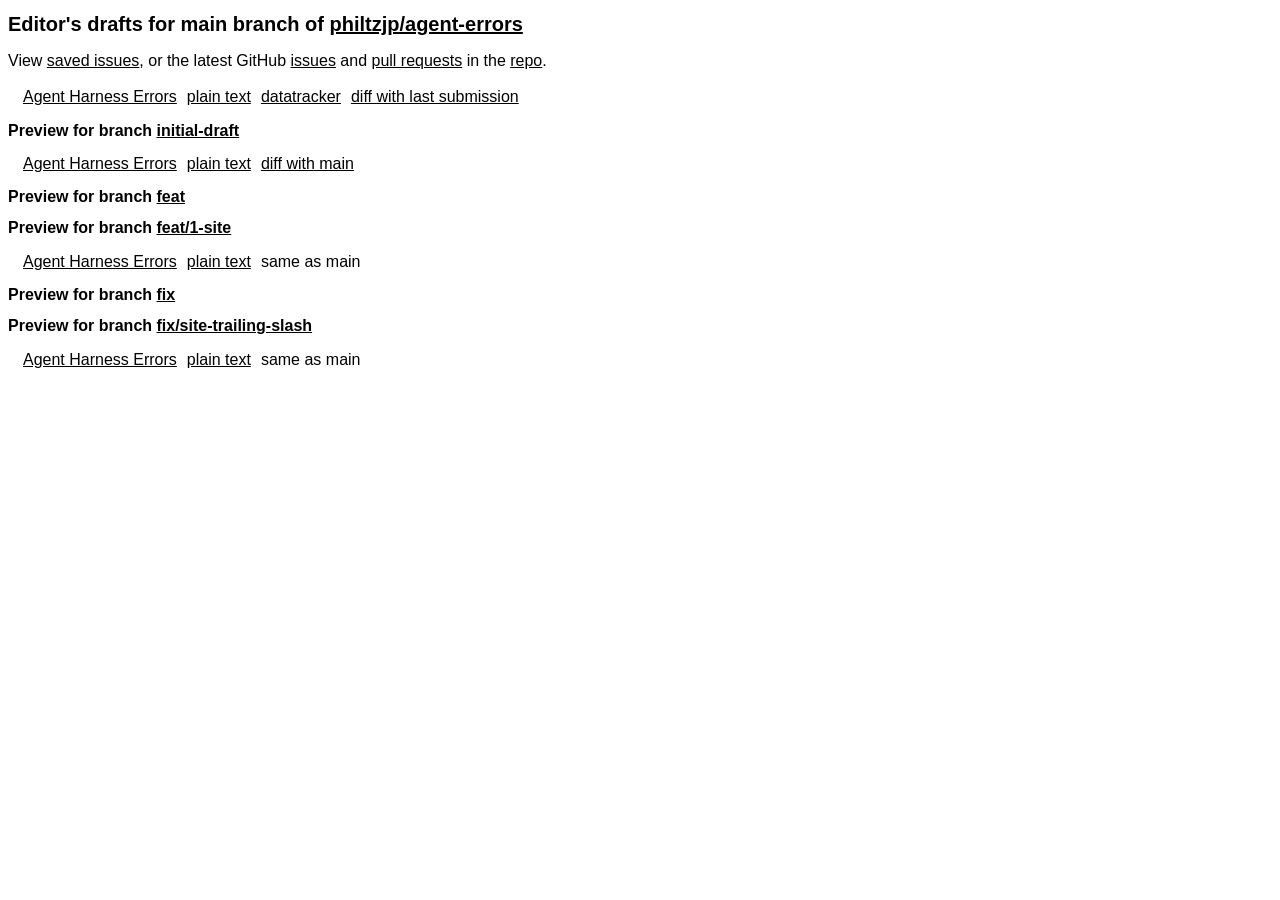
<file: index.html>
<!DOCTYPE html>
<html>
  <head>
    <title>philtzjp/agent-errors main preview</title>
    <meta name="viewport" content="initial-scale=1.0">
    <style type="text/css">/*<![CDATA[*/
      body { font-family: "Helvetica Neue","Open Sans", Helvetica, Calibri,sans-serif; }
      h1, h2, td { font-family: "Helvetica Neue", "Roboto Condensed", "Open Sans", Helvetica, Calibri, sans-serif; }
      h1 { font-size: 20px; } h2 { font-size: 16px; }
      table { margin: 5px 10px; border-collapse: collapse; }
      th, td { font-weight: normal; text-align: left; padding: 2px 5px; }
      a:link { color: #000; } a:visited { color: #00a; }
    /*]]>*/</style>
  </head>
  <body>
    <h1>Editor's drafts for main branch of <a href="https://github.com/philtzjp/agent-errors">philtzjp/agent-errors</a></h1>
    <p>View <a href="issues.html">saved issues</a>, or the latest GitHub <a href="https://github.com/philtzjp/agent-errors/issues">issues</a> and <a href="https://github.com/philtzjp/agent-errors/pulls">pull requests</a> in the <a href="https://github.com/philtzjp/agent-errors">repo</a>.</p>
    <table id="branch-main">
      <tr>
        <td><a href="./draft-ouchi-agent-harness-errors.html" class="html draft-ouchi-agent-harness-errors" title="Problem Details for AI Agent Harness Errors (HTML)">Agent Harness Errors</a></td>
        <td><a href="./draft-ouchi-agent-harness-errors.txt" class="txt draft-ouchi-agent-harness-errors" title="Problem Details for AI Agent Harness Errors (Text)">plain text</a></td>
        <td><a href="https://datatracker.ietf.org/doc/draft-ouchi-agent-harness-errors" class="dt draft-ouchi-agent-harness-errors" title="Datatracker for draft-ouchi-agent-harness-errors">datatracker</a></td>
        <td><a href="https://author-tools.ietf.org/api/iddiff?doc_1=draft-ouchi-agent-harness-errors&amp;url_2=https://philtzjp.github.io/agent-errors/draft-ouchi-agent-harness-errors.txt" class="diff draft-ouchi-agent-harness-errors">diff with last submission</a></td>
        <td></td>
      </tr>
    </table>
    <h2>Preview for branch <a href="initial-draft">initial-draft</a></h2>
    <table id="branch-initial-draft">
      <tr>
        <td><a href="initial-draft/draft-ouchi-agent-harness-errors.html" class="html draft-ouchi-agent-harness-errors" title="Problem Details for AI Agent Harness Errors (HTML)">Agent Harness Errors</a></td>
        <td><a href="initial-draft/draft-ouchi-agent-harness-errors.txt" class="txt draft-ouchi-agent-harness-errors" title="Problem Details for AI Agent Harness Errors (Text)">plain text</a></td>
        <td><a href="https://author-tools.ietf.org/api/iddiff?url_1=https://philtzjp.github.io/agent-errors/draft-ouchi-agent-harness-errors.txt&amp;url_2=https://philtzjp.github.io/agent-errors/initial-draft/draft-ouchi-agent-harness-errors.txt" class="diff draft-ouchi-agent-harness-errors">diff with main</a></td>
      </tr>
    </table>
    <h2>Preview for branch <a href="feat">feat</a></h2>
    <h2>Preview for branch <a href="feat/1-site">feat/1-site</a></h2>
    <table id="branch-feat/1-site">
      <tr>
        <td><a href="feat/1-site/draft-ouchi-agent-harness-errors.html" class="html draft-ouchi-agent-harness-errors" title="Problem Details for AI Agent Harness Errors (HTML)">Agent Harness Errors</a></td>
        <td><a href="feat/1-site/draft-ouchi-agent-harness-errors.txt" class="txt draft-ouchi-agent-harness-errors" title="Problem Details for AI Agent Harness Errors (Text)">plain text</a></td>
        <td>same as main</td>
      </tr>
    </table>
    <h2>Preview for branch <a href="fix">fix</a></h2>
    <h2>Preview for branch <a href="fix/site-trailing-slash">fix/site-trailing-slash</a></h2>
    <table id="branch-fix/site-trailing-slash">
      <tr>
        <td><a href="fix/site-trailing-slash/draft-ouchi-agent-harness-errors.html" class="html draft-ouchi-agent-harness-errors" title="Problem Details for AI Agent Harness Errors (HTML)">Agent Harness Errors</a></td>
        <td><a href="fix/site-trailing-slash/draft-ouchi-agent-harness-errors.txt" class="txt draft-ouchi-agent-harness-errors" title="Problem Details for AI Agent Harness Errors (Text)">plain text</a></td>
        <td>same as main</td>
      </tr>
    </table>
    <script>
window.onload = function() {
  var referrer_branch = 'main';
  // e.g., "https://github.com/user/repo/tree/main"
  var chunks = document.referrer.split("/");
  if (chunks[2] === 'github.com' && chunks[5] === 'tree') {
    referrer_branch = chunks[6];
  }
  let branch = document.querySelector('#branch-' + referrer_branch);
  let h = document.location.hash.substring(1);
  if (h === 'show') {
    document.location.hash = '#' + branch.id;
  } else if (branch && h.startsWith('go')) {
    let e = branch.querySelector(h.substring(2));
    if (e && e.href) {
      document.location = e.href;
    }
  }
};
    </script>
  </body>
</html>
</file>
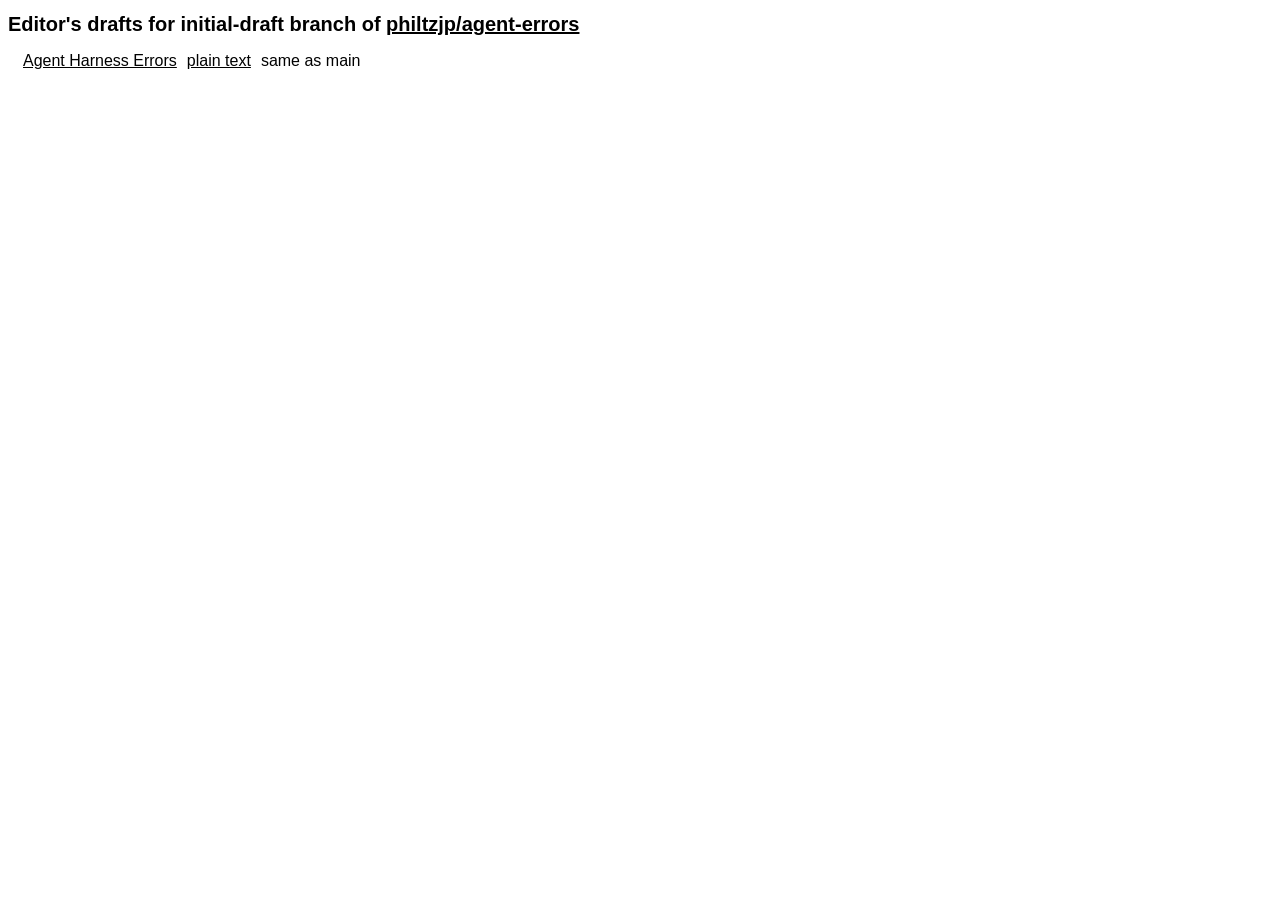
<file: initial-draft/index.html>
<!DOCTYPE html>
<html>
  <head>
    <title>philtzjp/agent-errors initial-draft preview</title>
    <meta name="viewport" content="initial-scale=1.0">
    <style type="text/css">/*<![CDATA[*/
      body { font-family: "Helvetica Neue","Open Sans", Helvetica, Calibri,sans-serif; }
      h1, h2, td { font-family: "Helvetica Neue", "Roboto Condensed", "Open Sans", Helvetica, Calibri, sans-serif; }
      h1 { font-size: 20px; } h2 { font-size: 16px; }
      table { margin: 5px 10px; border-collapse: collapse; }
      th, td { font-weight: normal; text-align: left; padding: 2px 5px; }
      a:link { color: #000; } a:visited { color: #00a; }
    /*]]>*/</style>
  </head>
  <body>
    <h1>Editor's drafts for initial-draft branch of <a href="https://github.com/philtzjp/agent-errors/tree/initial-draft">philtzjp/agent-errors</a></h1>
    <table id="branch-initial-draft">
      <tr>
        <td><a href="./draft-ouchi-agent-harness-errors.html" class="html draft-ouchi-agent-harness-errors" title="Problem Details for AI Agent Harness Errors (HTML)">Agent Harness Errors</a></td>
        <td><a href="./draft-ouchi-agent-harness-errors.txt" class="txt draft-ouchi-agent-harness-errors" title="Problem Details for AI Agent Harness Errors (Text)">plain text</a></td>
        <td>same as main</td>
      </tr>
    </table>
    <script>
window.onload = function() {
  var referrer_branch = 'main';
  // e.g., "https://github.com/user/repo/tree/main"
  var chunks = document.referrer.split("/");
  if (chunks[2] === 'github.com' && chunks[5] === 'tree') {
    referrer_branch = chunks[6];
  }
  let branch = document.querySelector('#branch-' + referrer_branch);
  let h = document.location.hash.substring(1);
  if (h === 'show') {
    document.location.hash = '#' + branch.id;
  } else if (branch && h.startsWith('go')) {
    let e = branch.querySelector(h.substring(2));
    if (e && e.href) {
      document.location = e.href;
    }
  }
};
    </script>
  </body>
</html>
</file>
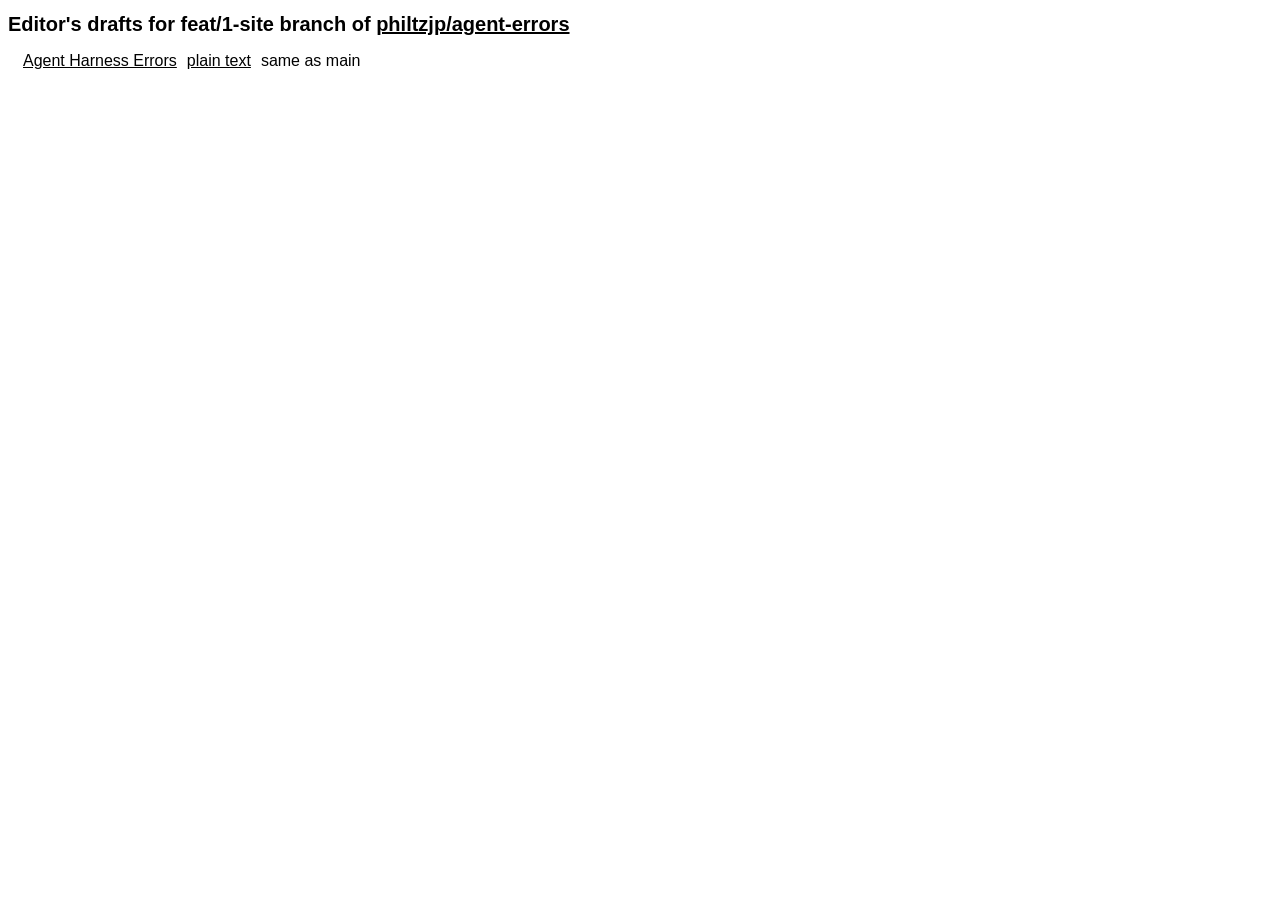
<file: feat/1-site/index.html>
<!DOCTYPE html>
<html>
  <head>
    <title>philtzjp/agent-errors feat/1-site preview</title>
    <meta name="viewport" content="initial-scale=1.0">
    <style type="text/css">/*<![CDATA[*/
      body { font-family: "Helvetica Neue","Open Sans", Helvetica, Calibri,sans-serif; }
      h1, h2, td { font-family: "Helvetica Neue", "Roboto Condensed", "Open Sans", Helvetica, Calibri, sans-serif; }
      h1 { font-size: 20px; } h2 { font-size: 16px; }
      table { margin: 5px 10px; border-collapse: collapse; }
      th, td { font-weight: normal; text-align: left; padding: 2px 5px; }
      a:link { color: #000; } a:visited { color: #00a; }
    /*]]>*/</style>
  </head>
  <body>
    <h1>Editor's drafts for feat/1-site branch of <a href="https://github.com/philtzjp/agent-errors/tree/feat/1-site">philtzjp/agent-errors</a></h1>
    <table id="branch-feat/1-site">
      <tr>
        <td><a href="./draft-ouchi-agent-harness-errors.html" class="html draft-ouchi-agent-harness-errors" title="Problem Details for AI Agent Harness Errors (HTML)">Agent Harness Errors</a></td>
        <td><a href="./draft-ouchi-agent-harness-errors.txt" class="txt draft-ouchi-agent-harness-errors" title="Problem Details for AI Agent Harness Errors (Text)">plain text</a></td>
        <td>same as main</td>
      </tr>
    </table>
    <script>
window.onload = function() {
  var referrer_branch = 'main';
  // e.g., "https://github.com/user/repo/tree/main"
  var chunks = document.referrer.split("/");
  if (chunks[2] === 'github.com' && chunks[5] === 'tree') {
    referrer_branch = chunks[6];
  }
  let branch = document.querySelector('#branch-' + referrer_branch);
  let h = document.location.hash.substring(1);
  if (h === 'show') {
    document.location.hash = '#' + branch.id;
  } else if (branch && h.startsWith('go')) {
    let e = branch.querySelector(h.substring(2));
    if (e && e.href) {
      document.location = e.href;
    }
  }
};
    </script>
  </body>
</html>
</file>
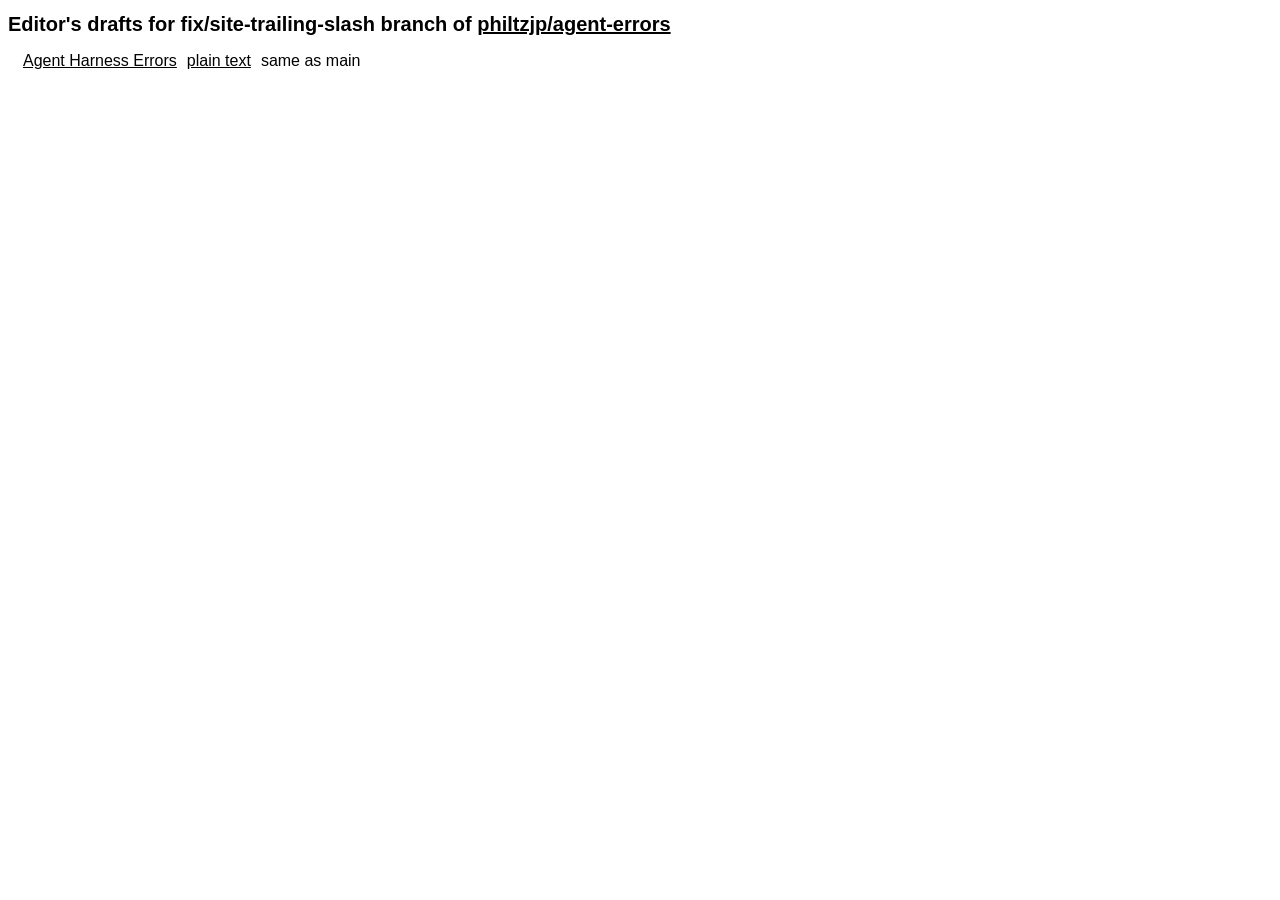
<file: fix/site-trailing-slash/index.html>
<!DOCTYPE html>
<html>
  <head>
    <title>philtzjp/agent-errors fix/site-trailing-slash preview</title>
    <meta name="viewport" content="initial-scale=1.0">
    <style type="text/css">/*<![CDATA[*/
      body { font-family: "Helvetica Neue","Open Sans", Helvetica, Calibri,sans-serif; }
      h1, h2, td { font-family: "Helvetica Neue", "Roboto Condensed", "Open Sans", Helvetica, Calibri, sans-serif; }
      h1 { font-size: 20px; } h2 { font-size: 16px; }
      table { margin: 5px 10px; border-collapse: collapse; }
      th, td { font-weight: normal; text-align: left; padding: 2px 5px; }
      a:link { color: #000; } a:visited { color: #00a; }
    /*]]>*/</style>
  </head>
  <body>
    <h1>Editor's drafts for fix/site-trailing-slash branch of <a href="https://github.com/philtzjp/agent-errors/tree/fix/site-trailing-slash">philtzjp/agent-errors</a></h1>
    <table id="branch-fix/site-trailing-slash">
      <tr>
        <td><a href="./draft-ouchi-agent-harness-errors.html" class="html draft-ouchi-agent-harness-errors" title="Problem Details for AI Agent Harness Errors (HTML)">Agent Harness Errors</a></td>
        <td><a href="./draft-ouchi-agent-harness-errors.txt" class="txt draft-ouchi-agent-harness-errors" title="Problem Details for AI Agent Harness Errors (Text)">plain text</a></td>
        <td>same as main</td>
      </tr>
    </table>
    <script>
window.onload = function() {
  var referrer_branch = 'main';
  // e.g., "https://github.com/user/repo/tree/main"
  var chunks = document.referrer.split("/");
  if (chunks[2] === 'github.com' && chunks[5] === 'tree') {
    referrer_branch = chunks[6];
  }
  let branch = document.querySelector('#branch-' + referrer_branch);
  let h = document.location.hash.substring(1);
  if (h === 'show') {
    document.location.hash = '#' + branch.id;
  } else if (branch && h.startsWith('go')) {
    let e = branch.querySelector(h.substring(2));
    if (e && e.href) {
      document.location = e.href;
    }
  }
};
    </script>
  </body>
</html>
</file>
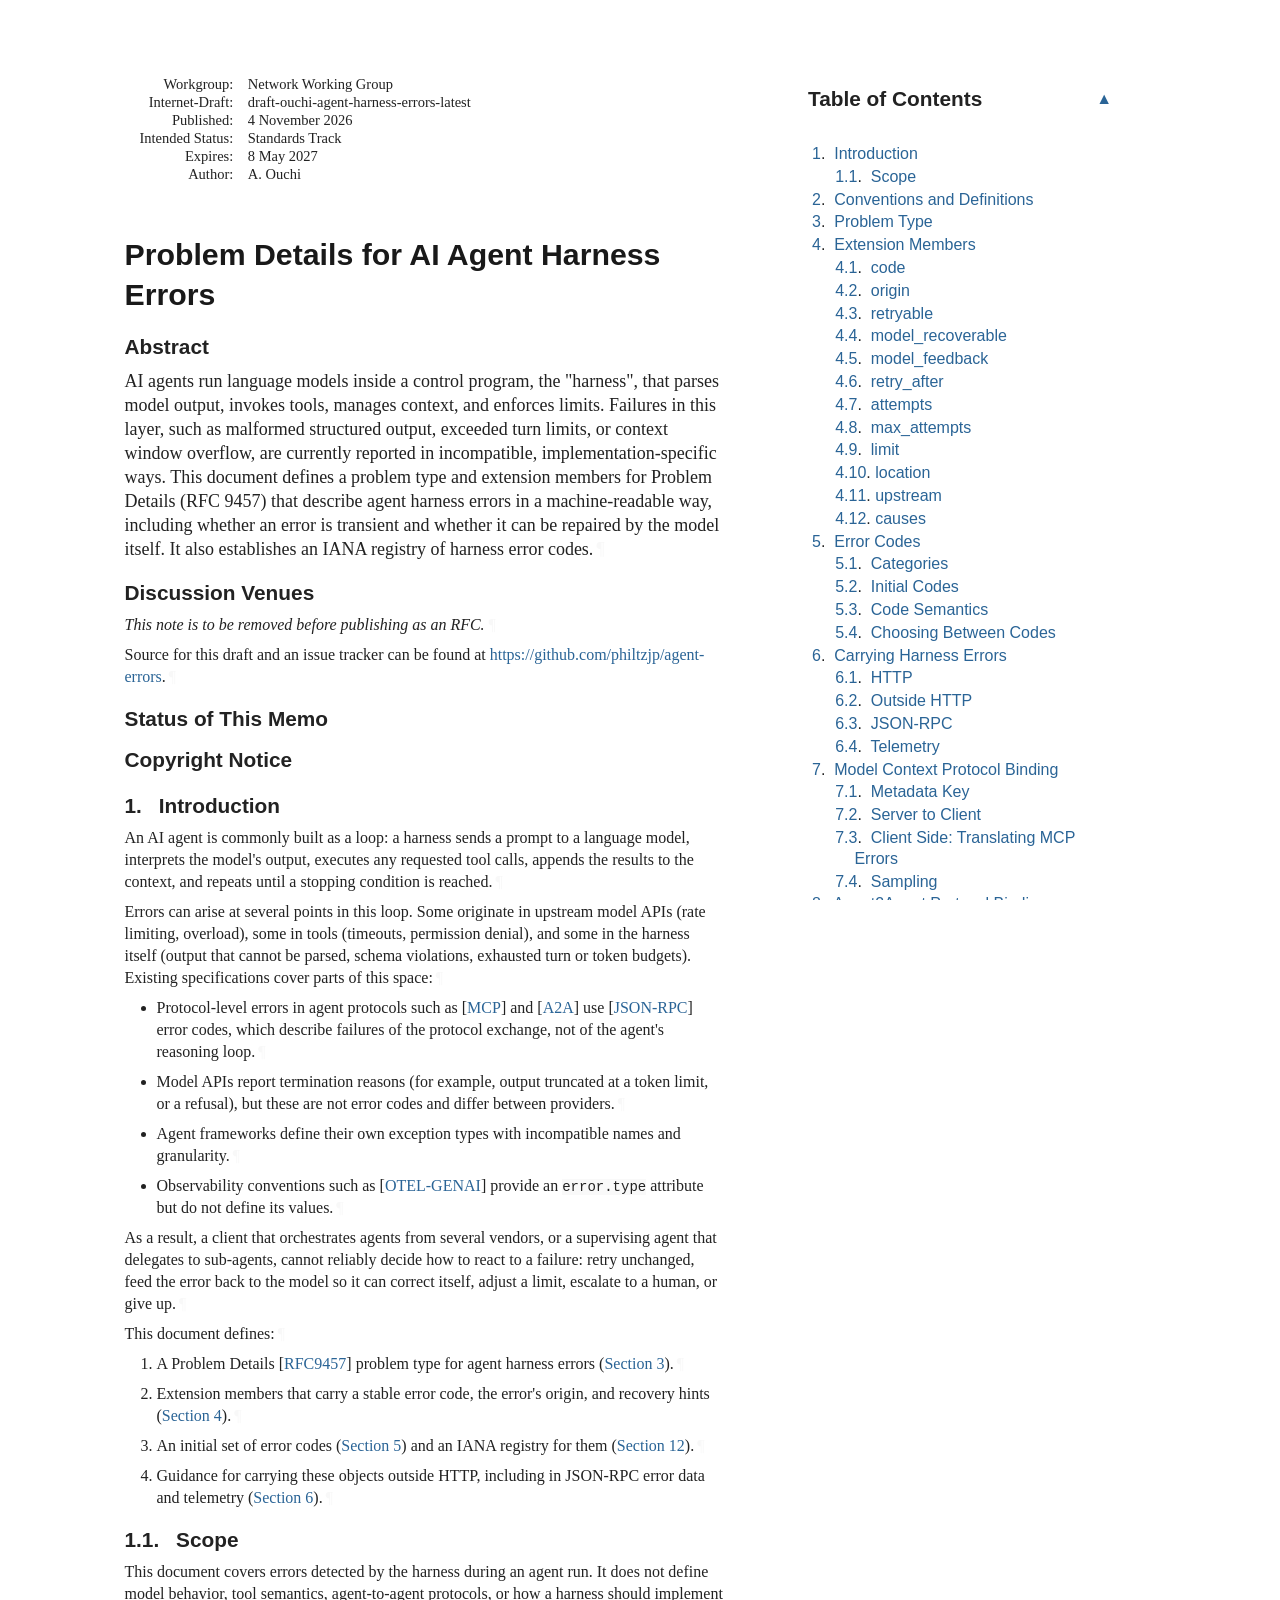
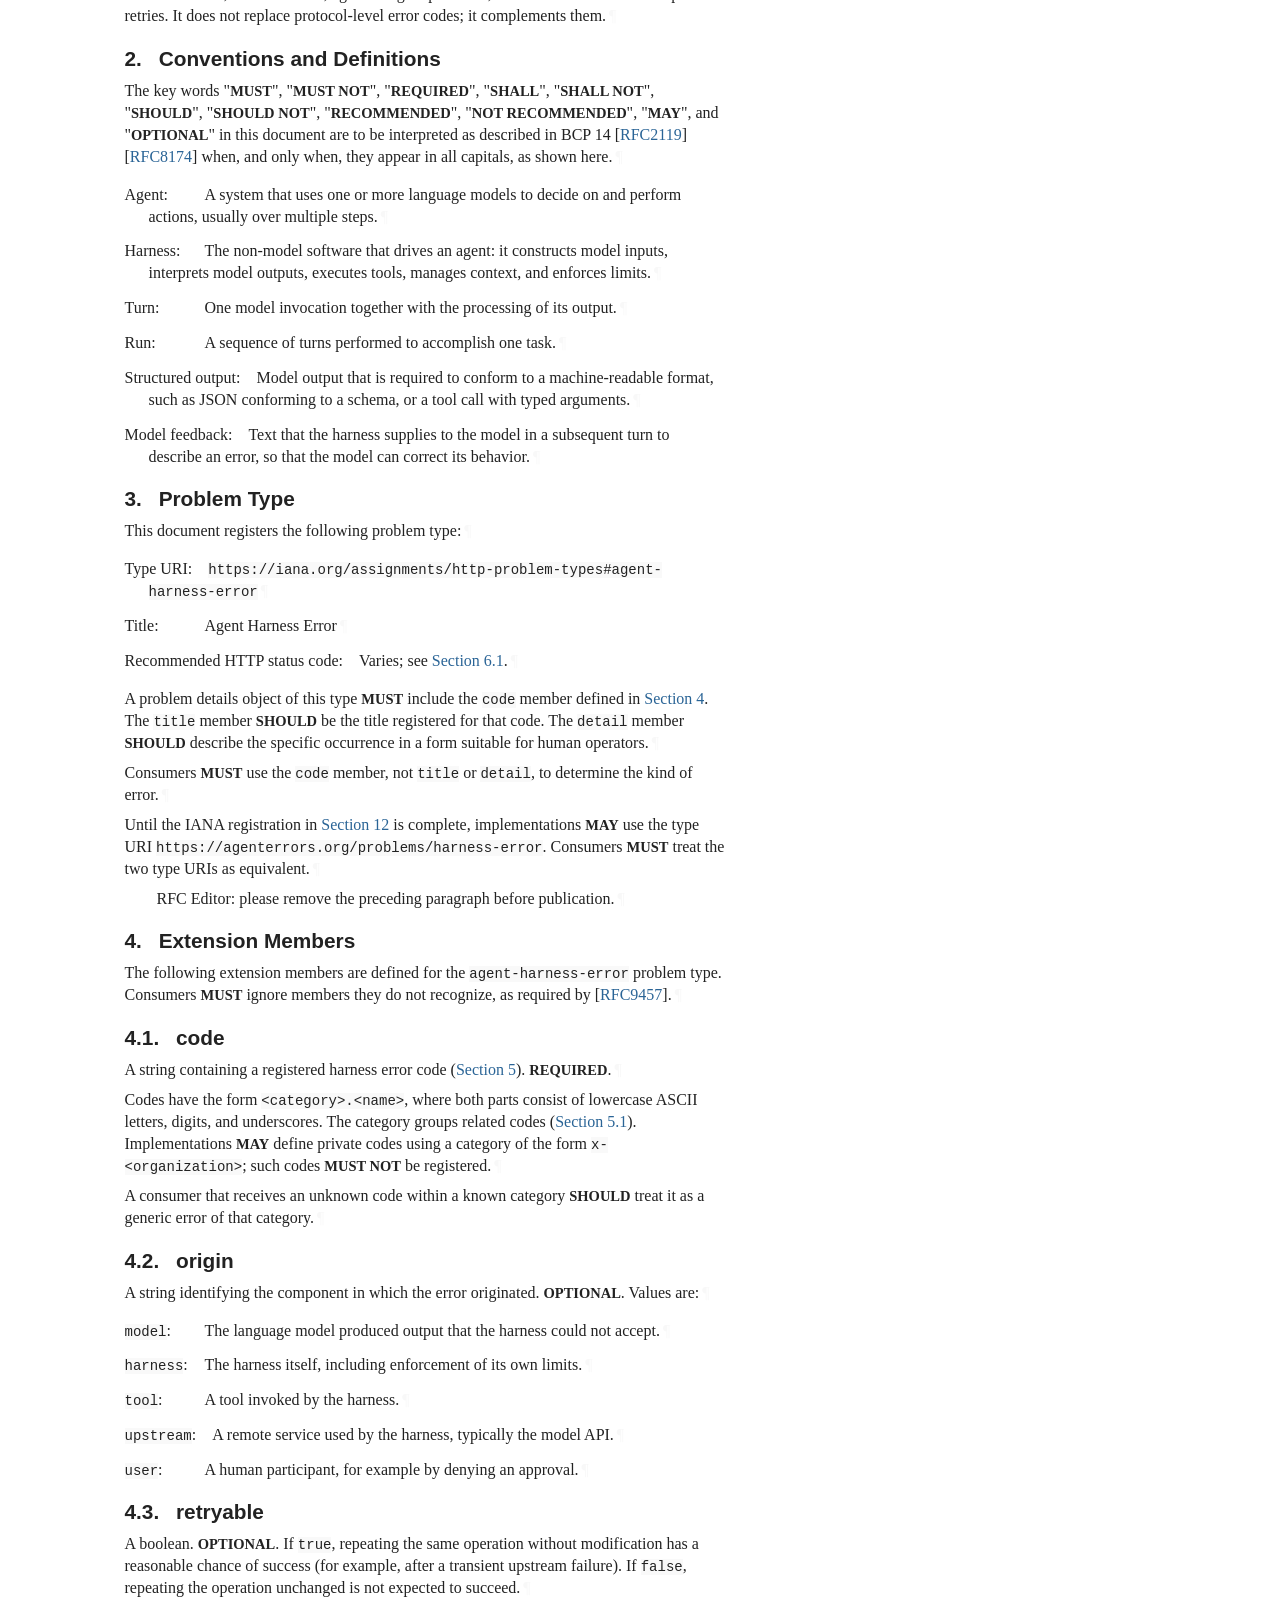
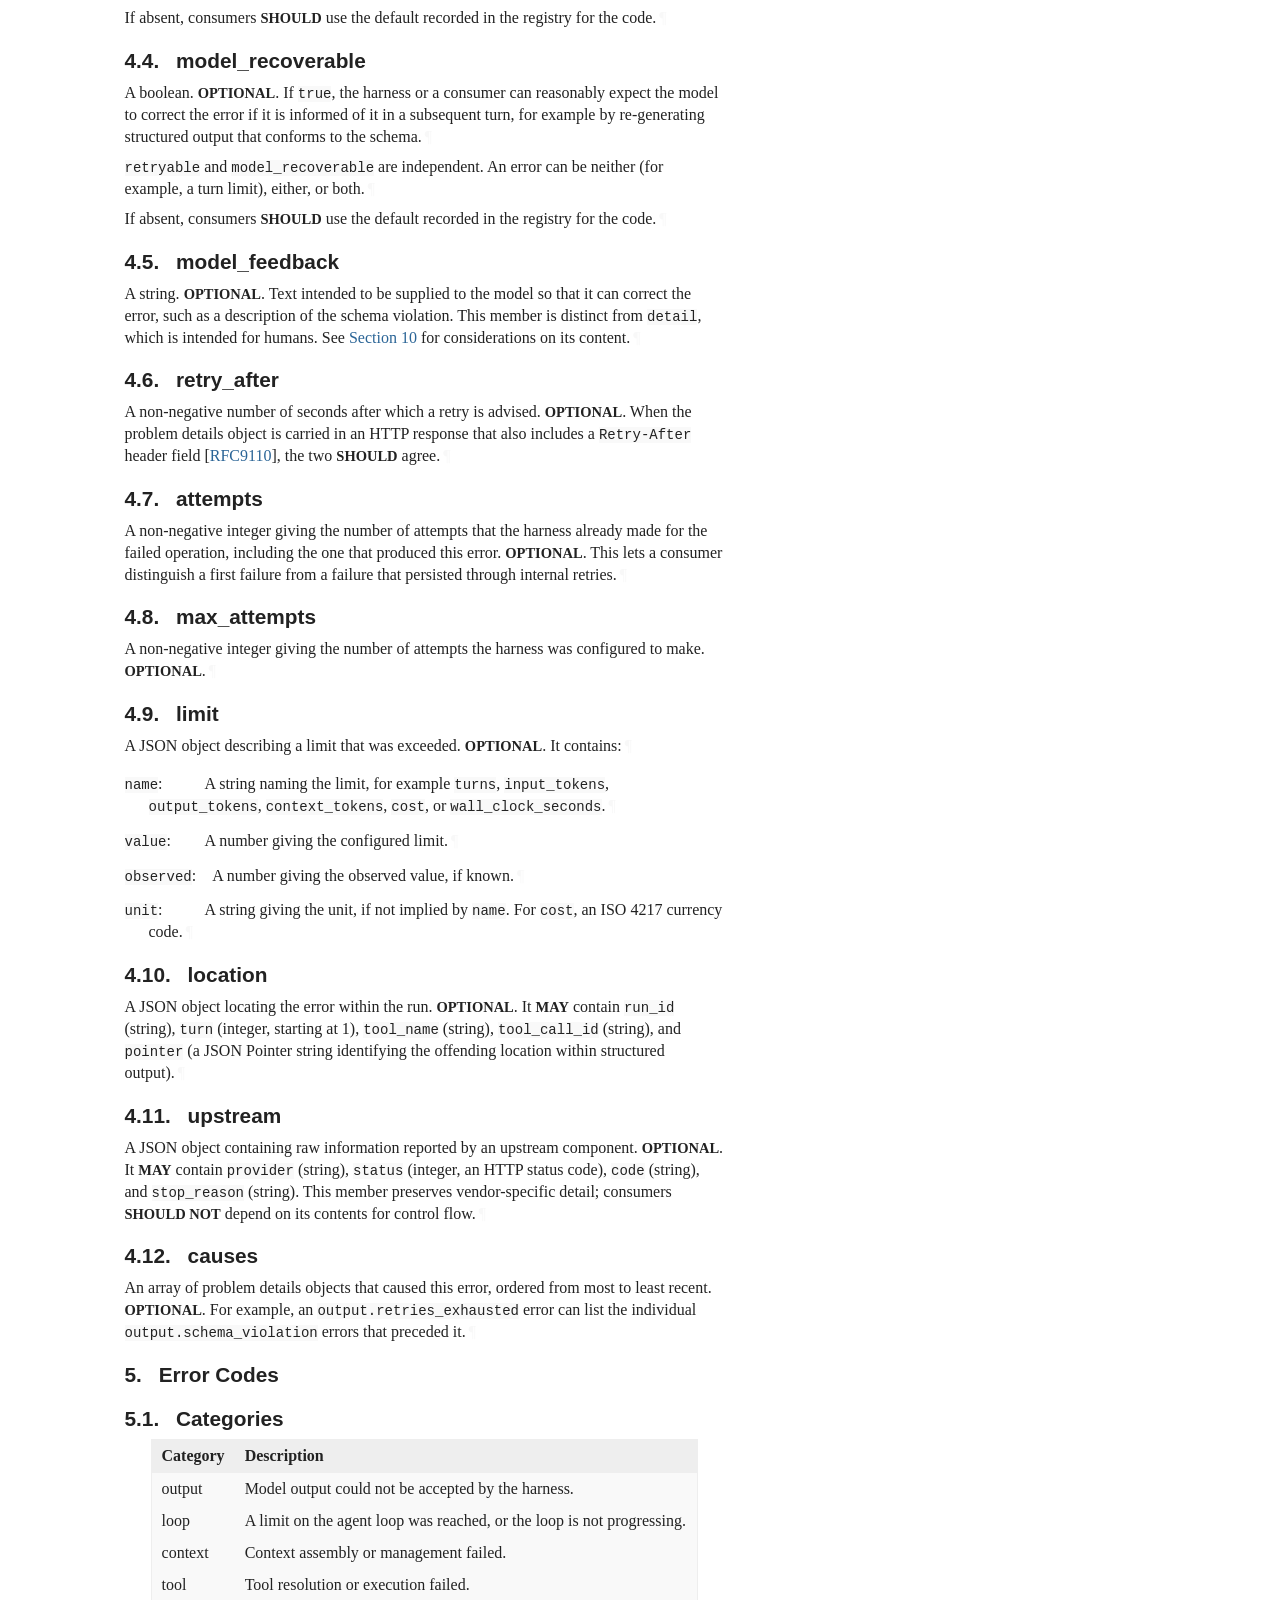
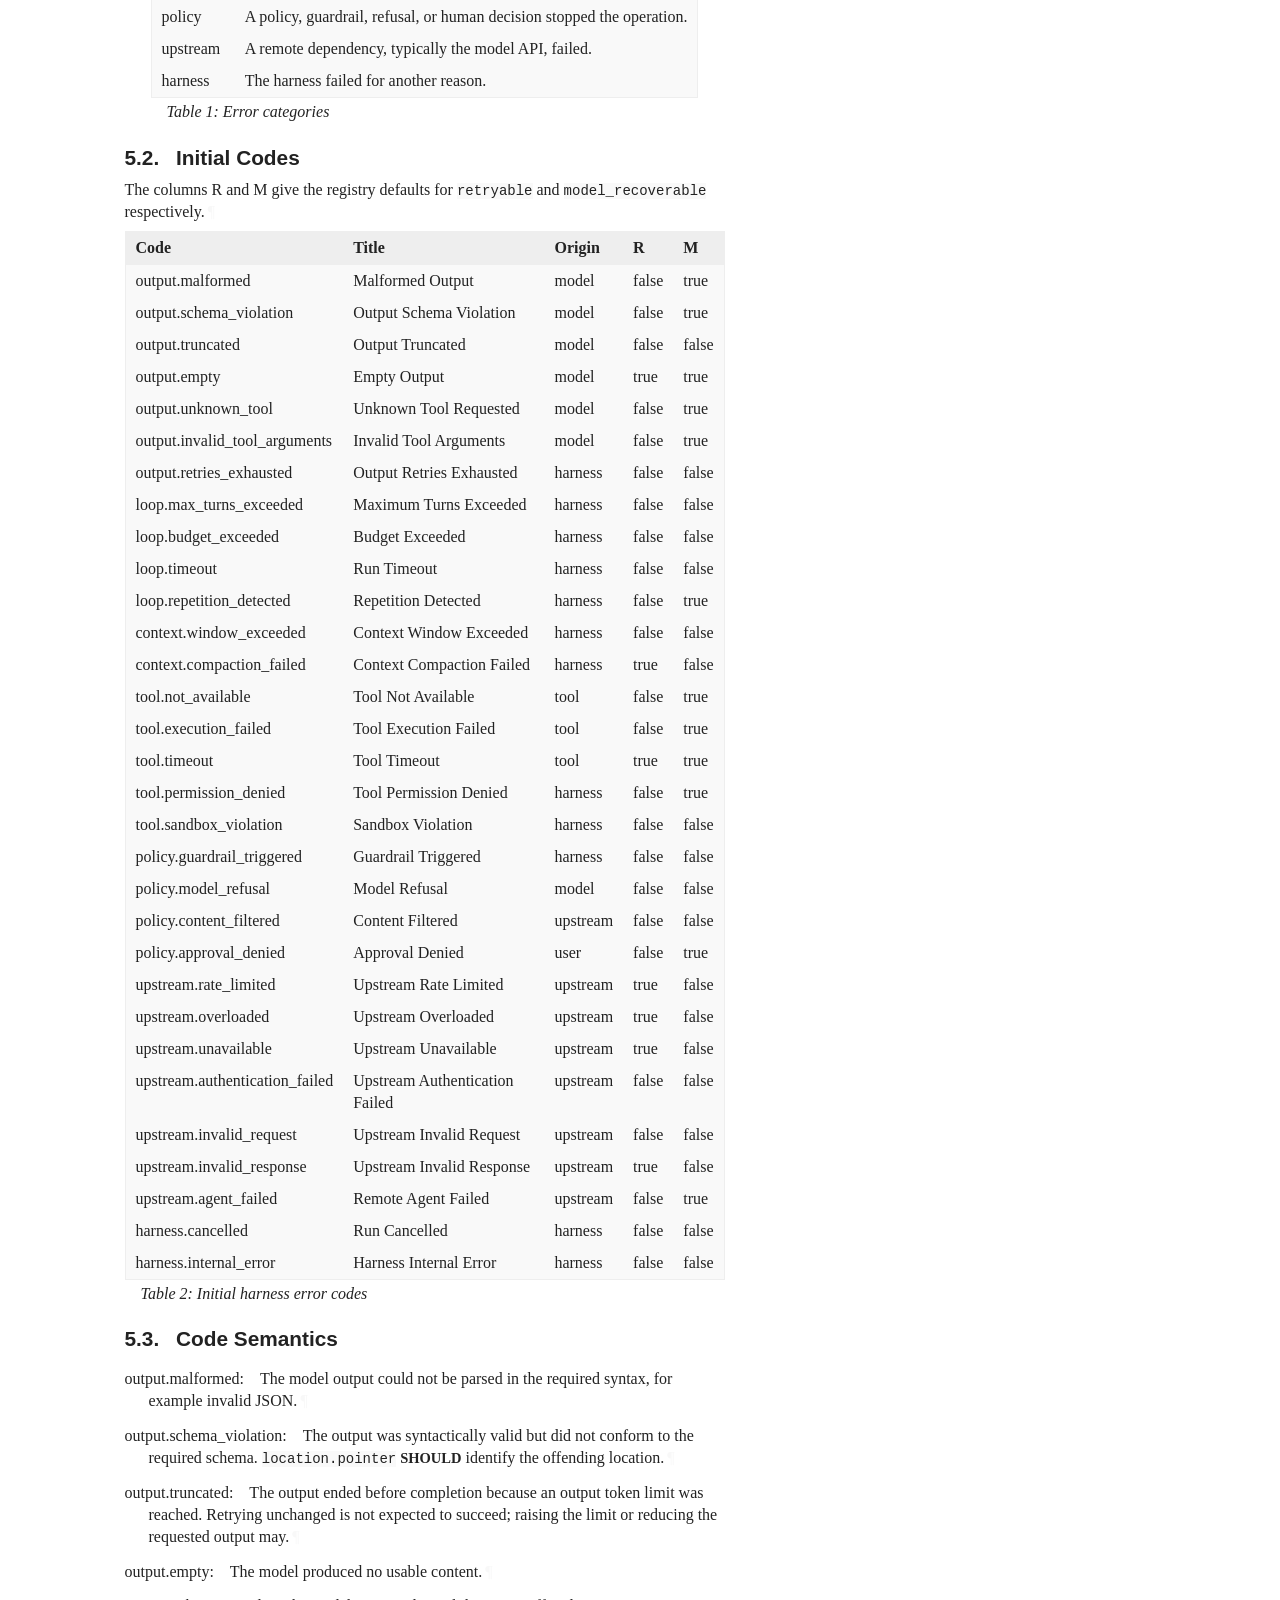
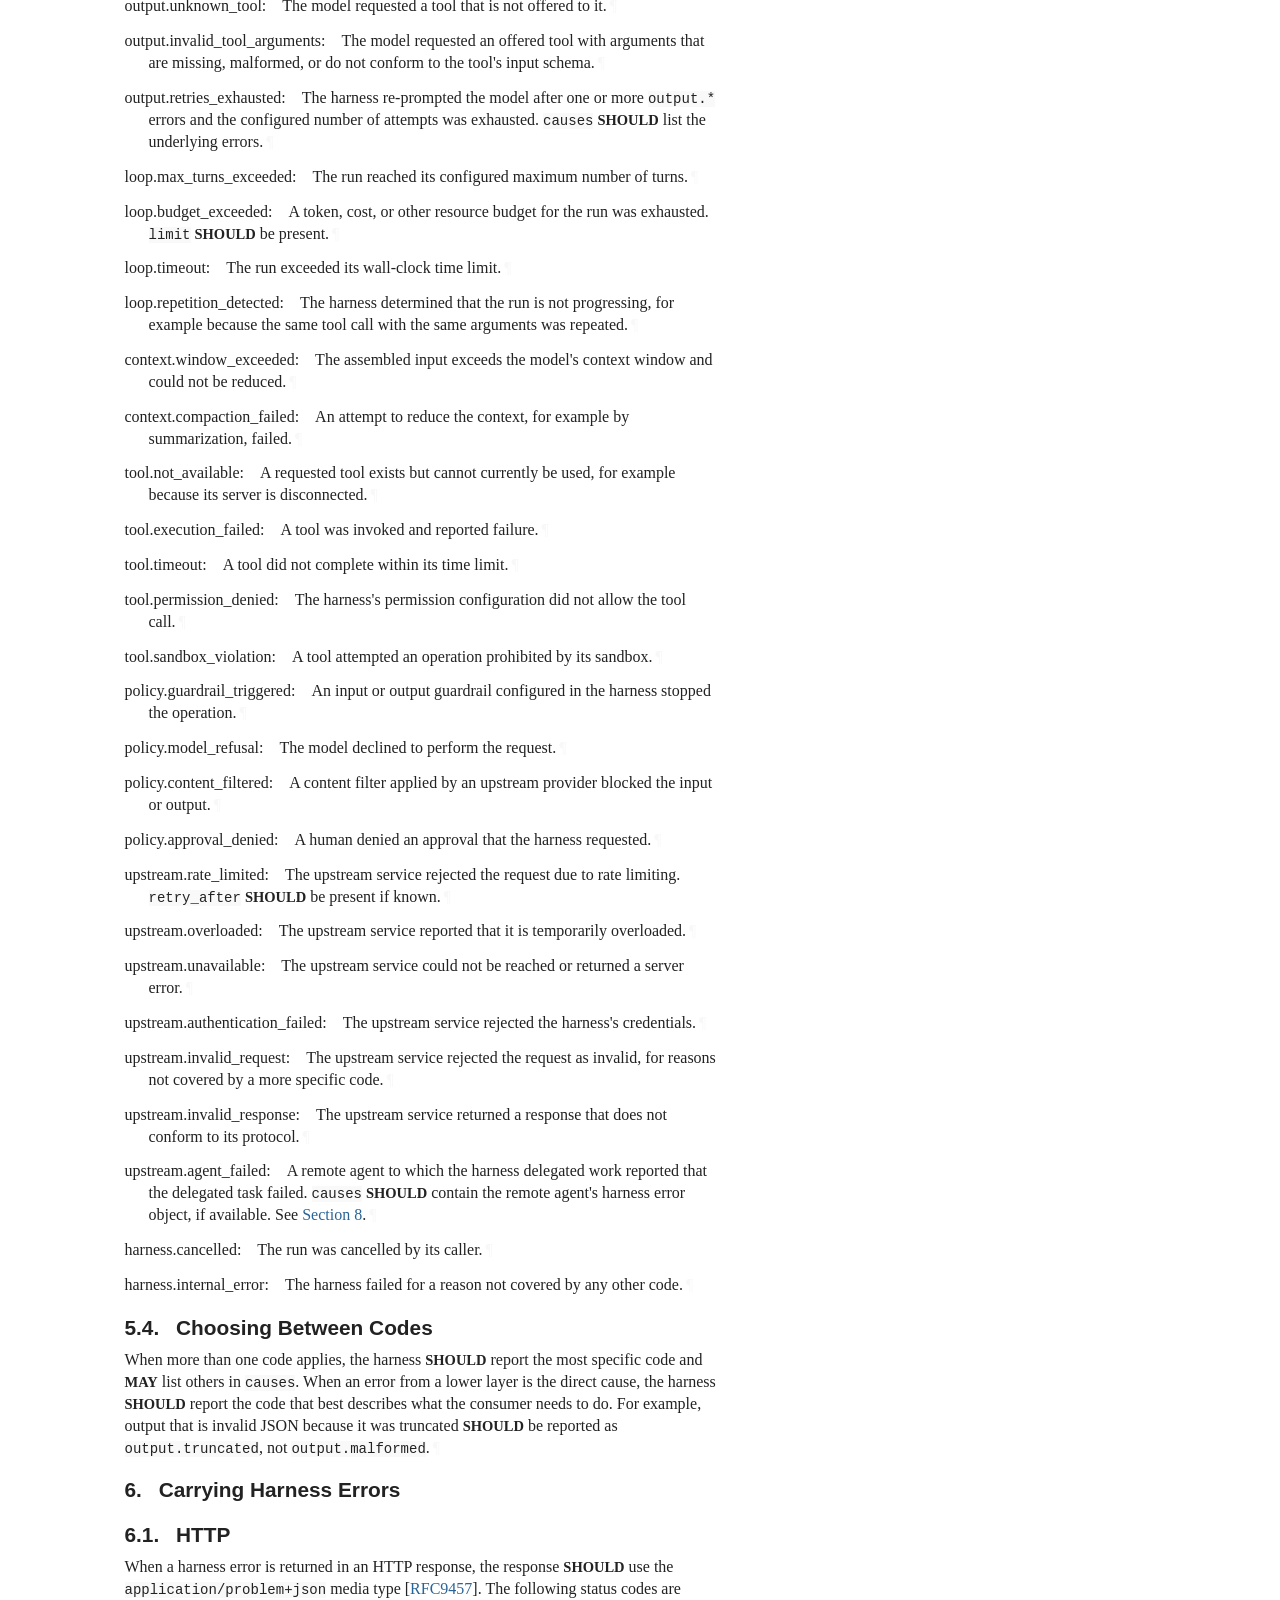
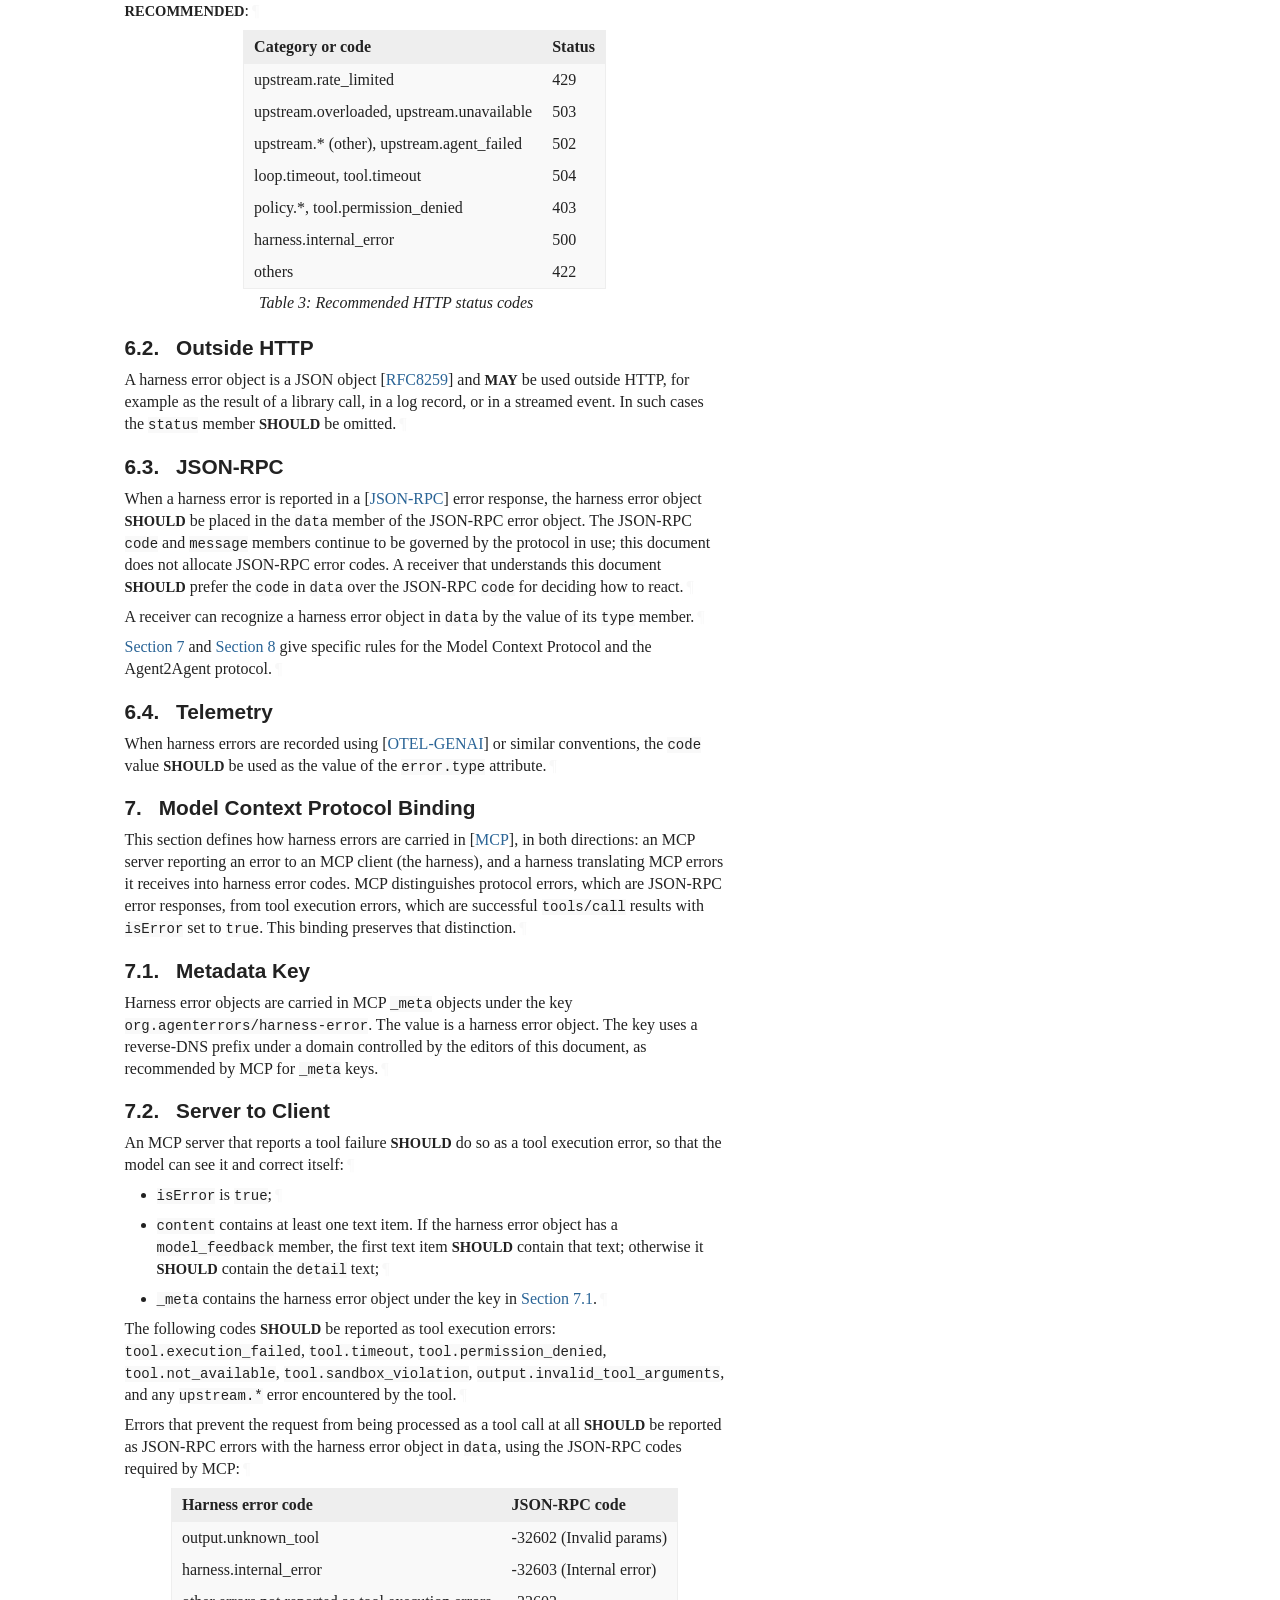
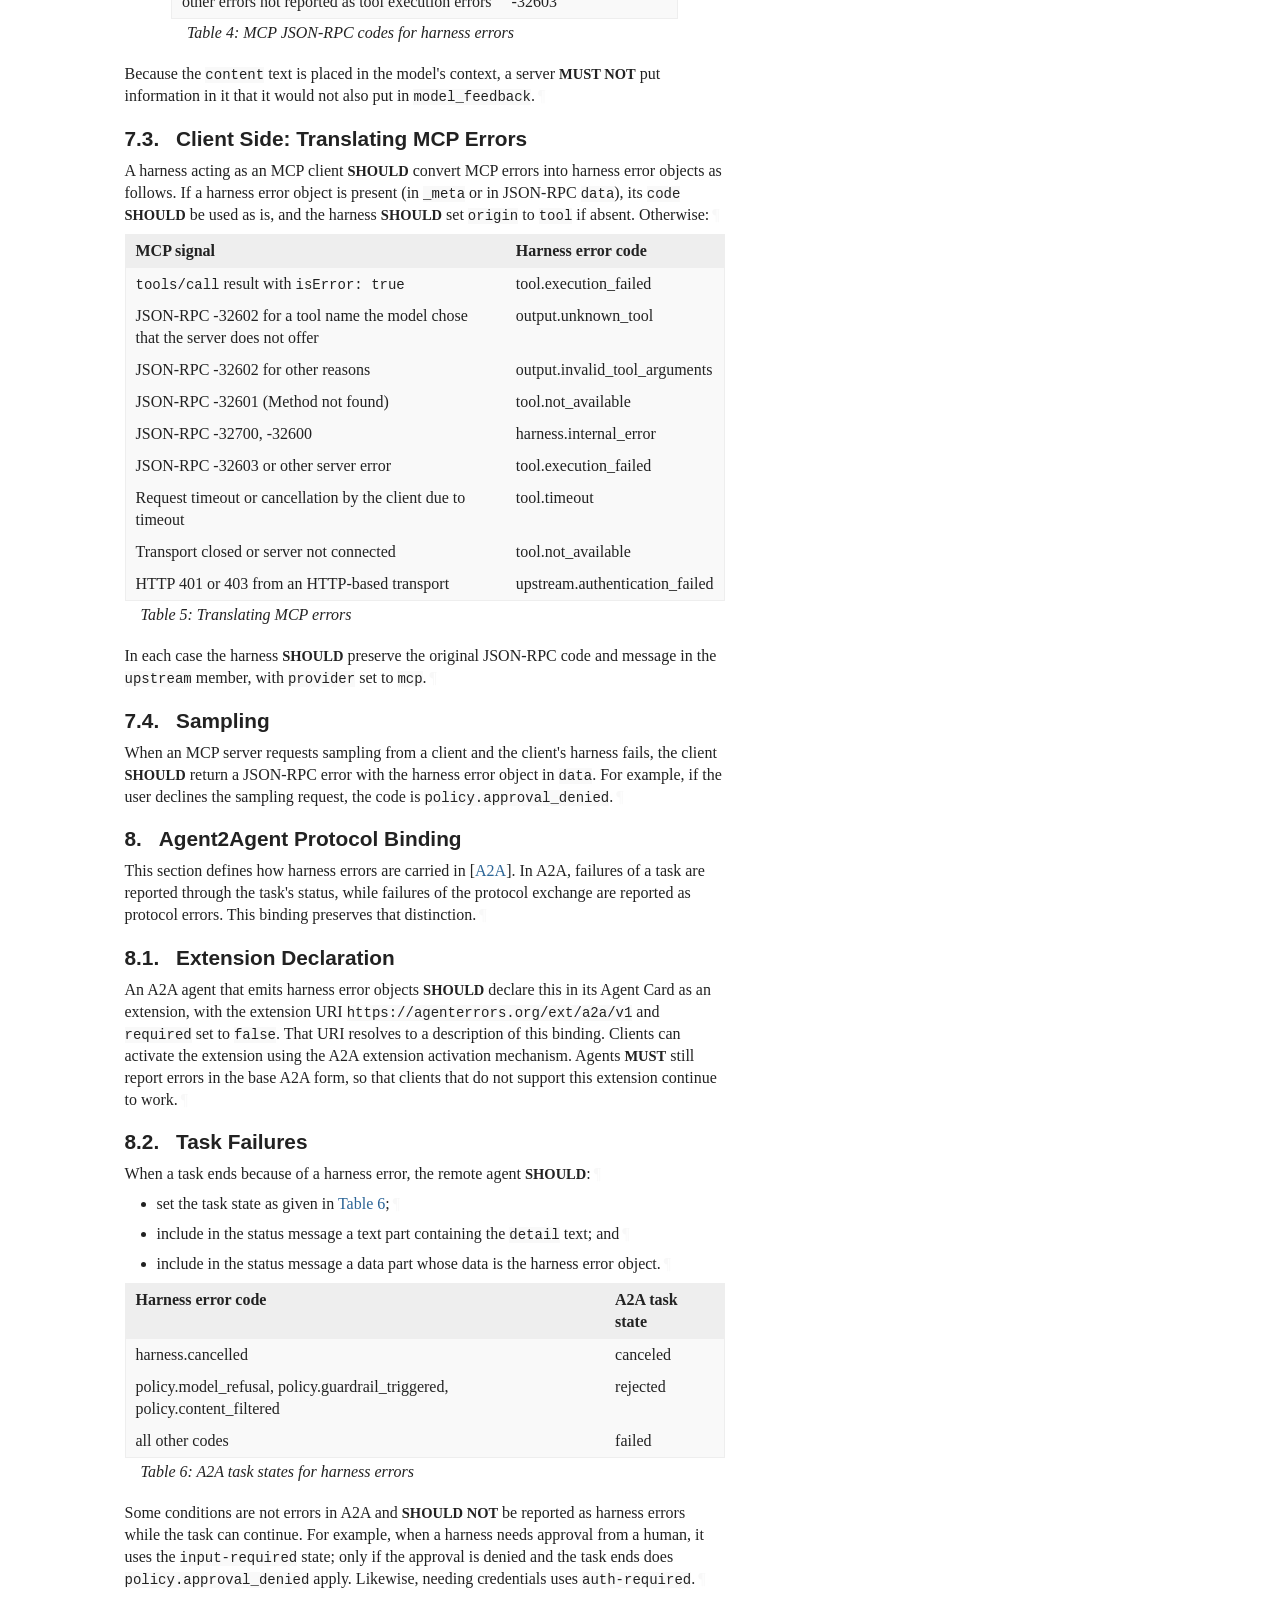
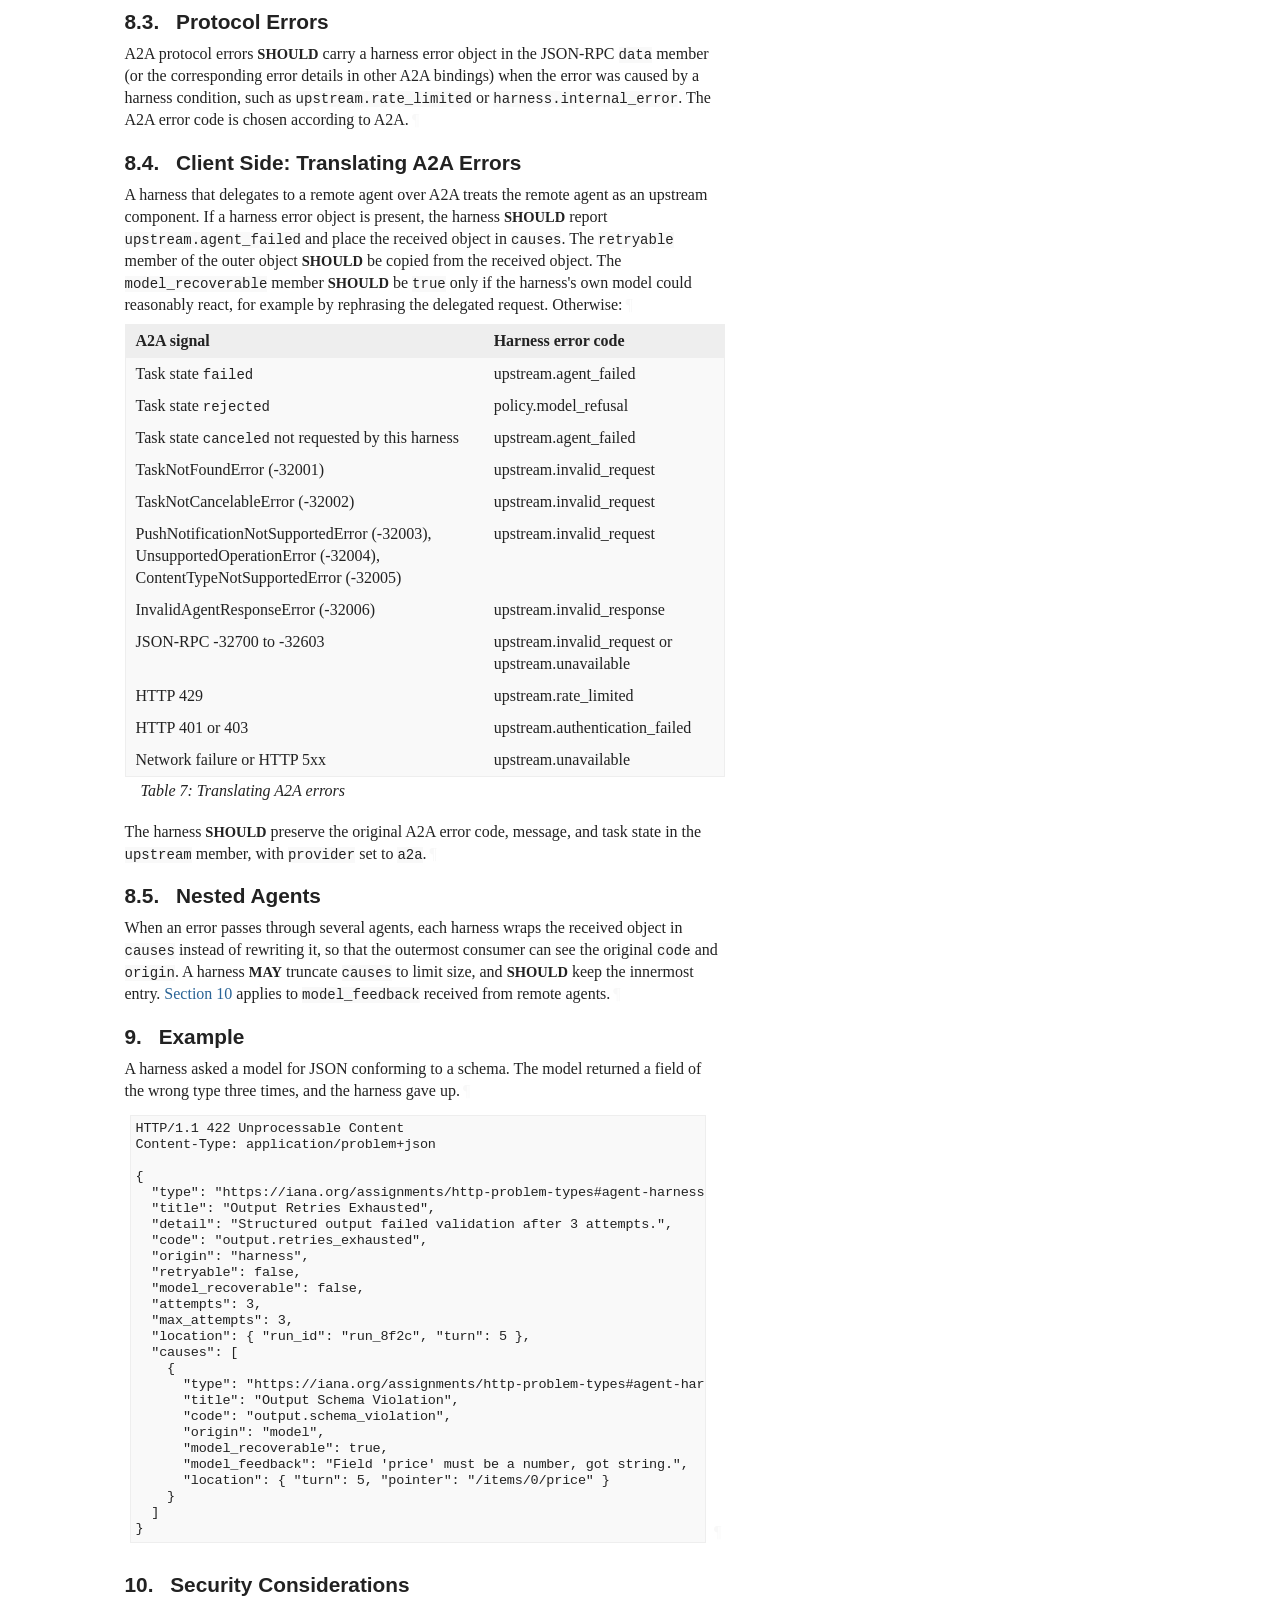
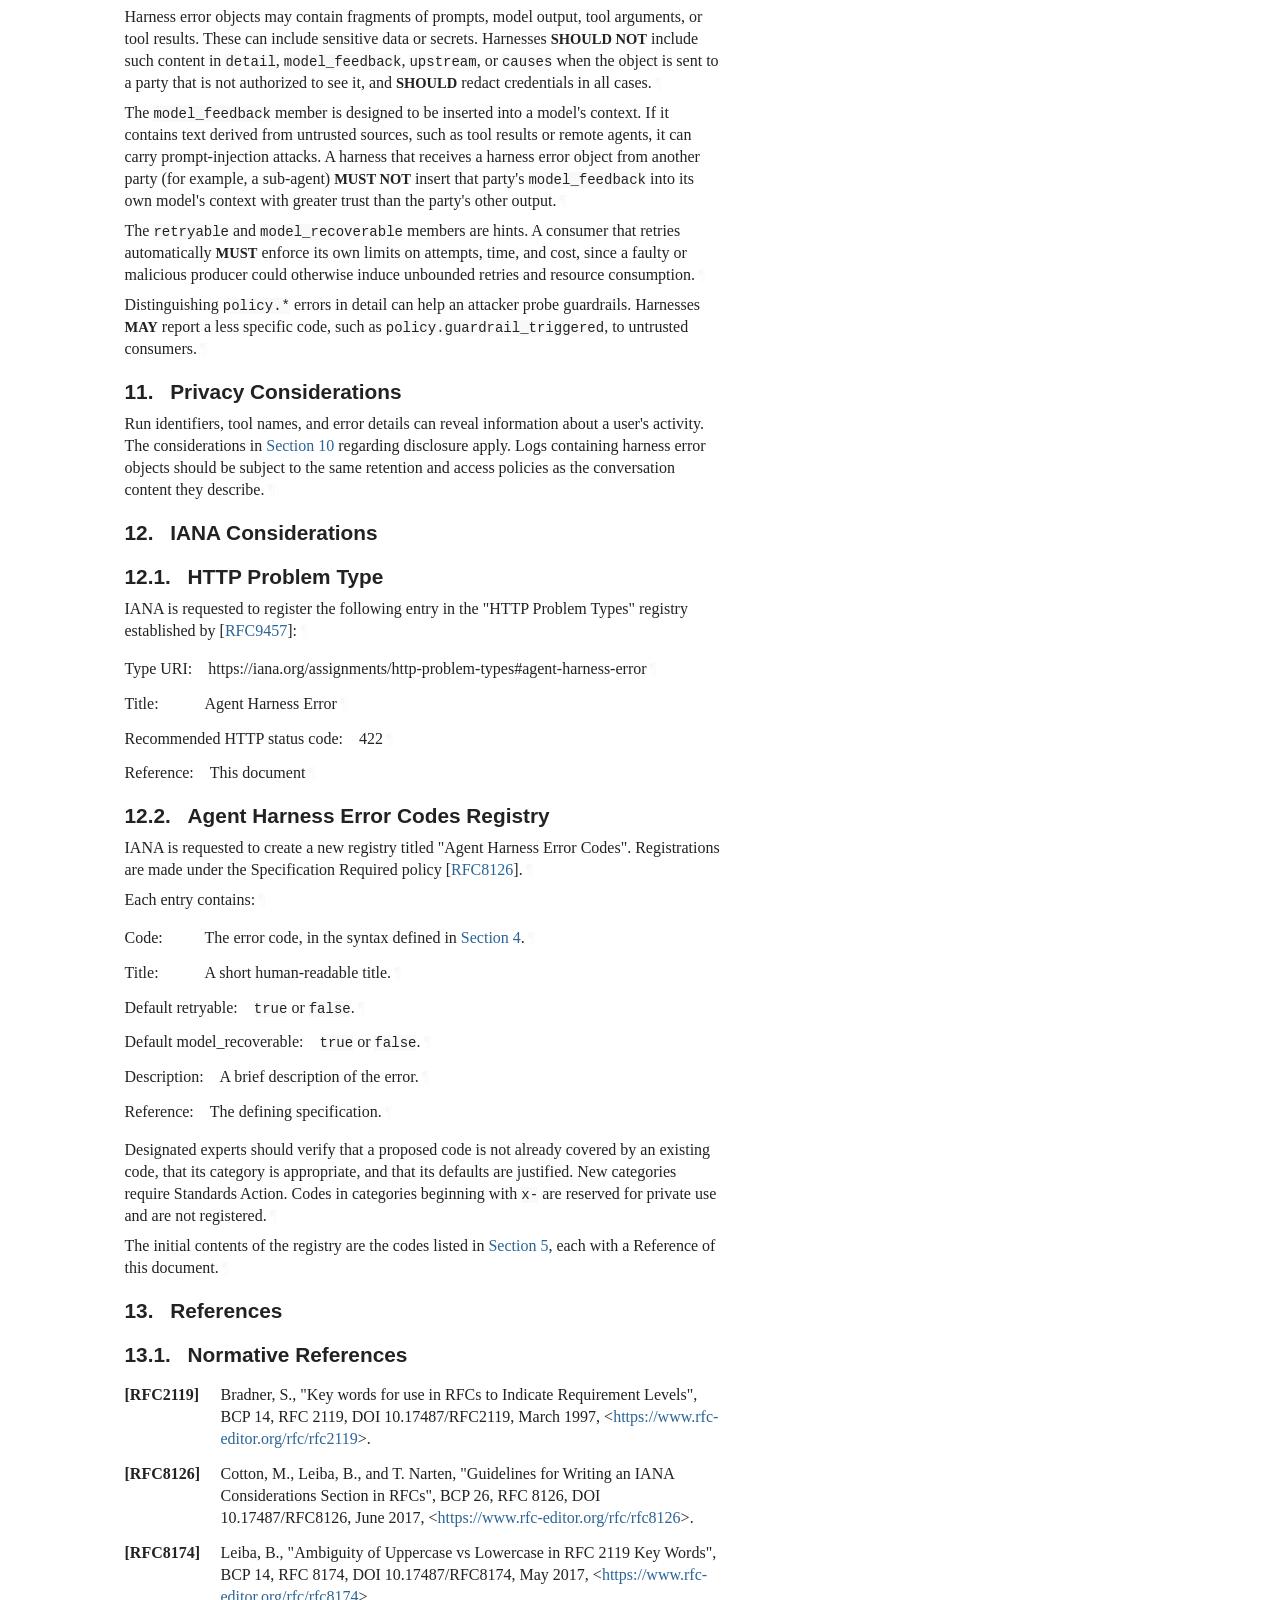
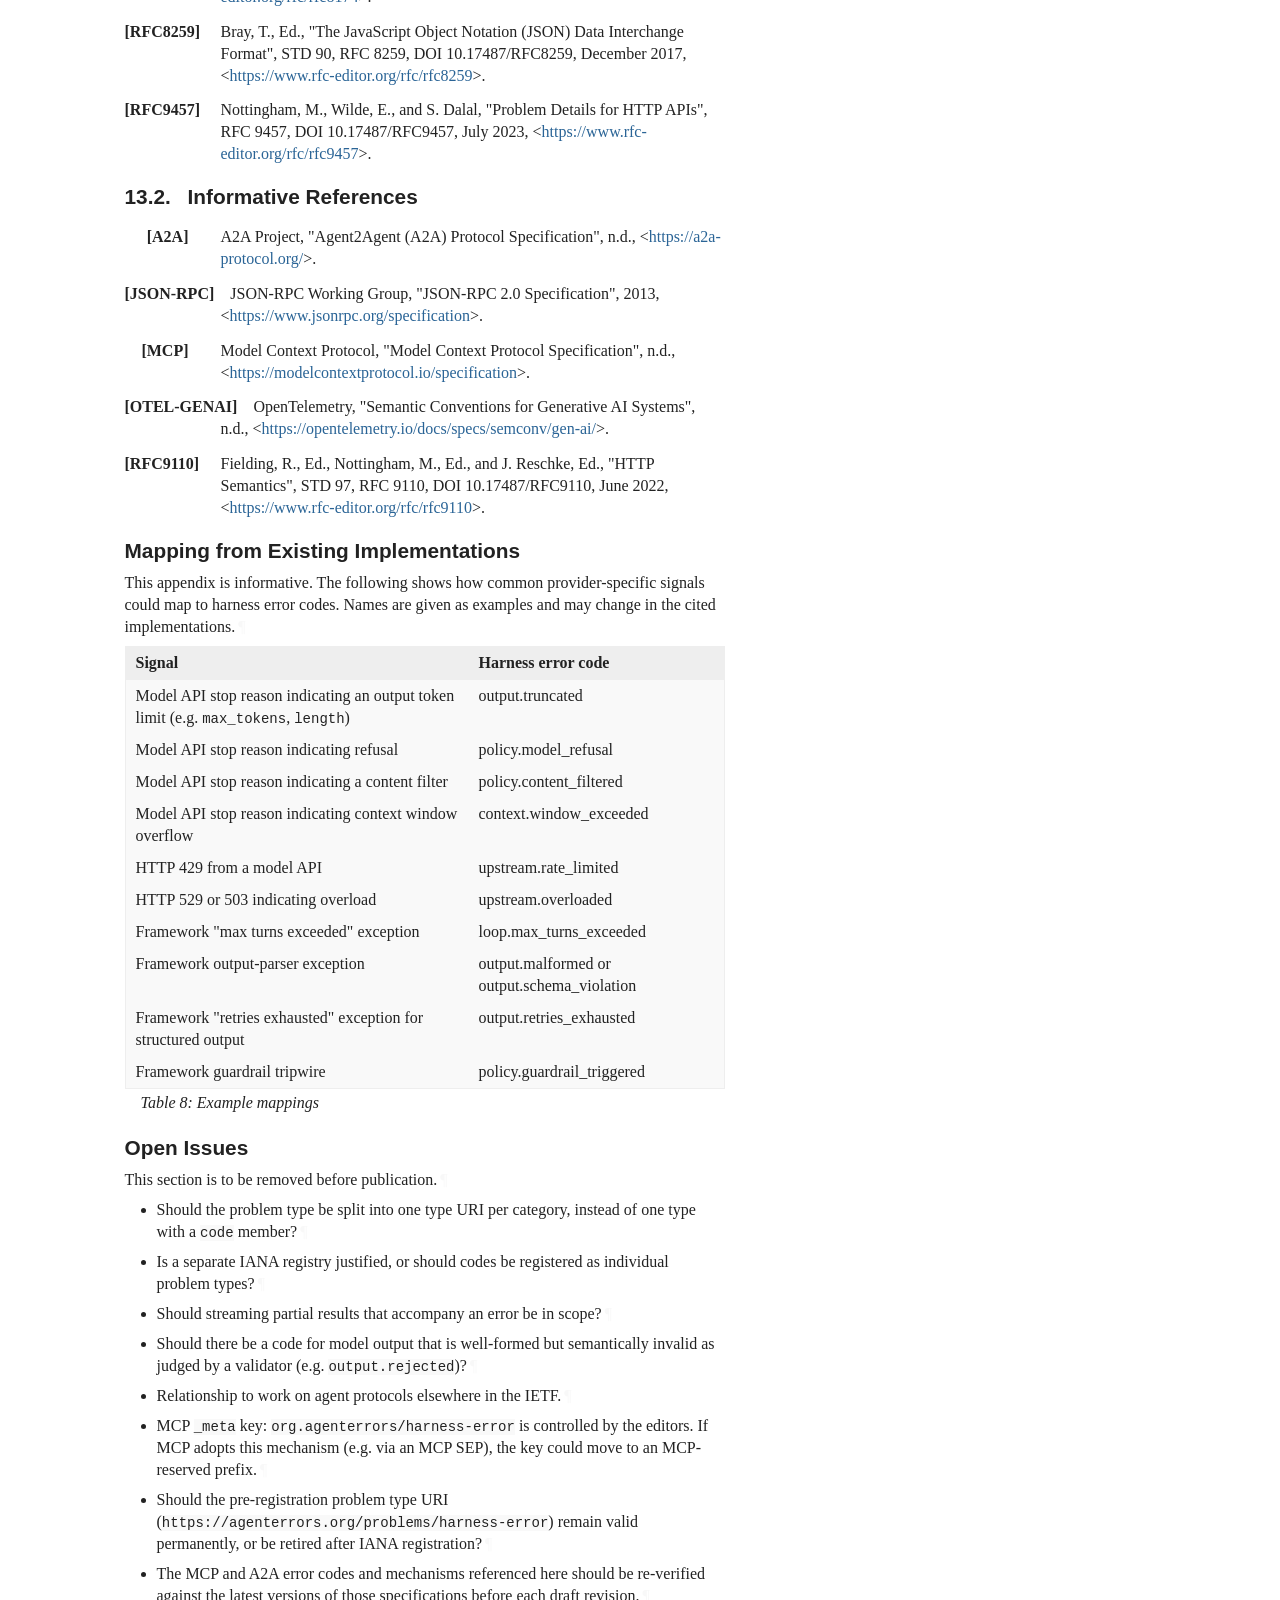
<file: draft-ouchi-agent-harness-errors.html>
<!DOCTYPE html>
<html lang="en" class="Internet-Draft">
<head>
<meta charset="utf-8">
<meta content="Common,Latin" name="scripts">
<meta content="initial-scale=1.0" name="viewport">
<title>Problem Details for AI Agent Harness Errors</title>
<meta content="Arata Ouchi" name="author">
<meta content='
       AI agents run language models inside a control program, the "harness",
that parses model output, invokes tools, manages context, and enforces
limits. Failures in this layer, such as malformed structured output,
exceeded turn limits, or context window overflow, are currently reported
in incompatible, implementation-specific ways. This document defines a
problem type and extension members for Problem Details (RFC 9457) that
describe agent harness errors in a machine-readable way, including
whether an error is transient and whether it can be repaired by the
model itself. It also establishes an IANA registry of harness error
codes. 
    ' name="description">
<meta content="xml2rfc 3.35.0" name="generator">
<meta content="AI agent" name="keyword">
<meta content="LLM" name="keyword">
<meta content="harness" name="keyword">
<meta content="problem details" name="keyword">
<meta content="error handling" name="keyword">
<meta content="draft-ouchi-agent-harness-errors-latest" name="ietf.draft">
<!-- Generator version information:
  xml2rfc 3.35.0
    Python 3.14.10
    ConfigArgParse 1.9.0
    google-i18n-address 3.1.1
    intervaltree 3.2.1
    Jinja2 3.1.6
    lxml 6.1.1
    natsort 8.4.0
    platformdirs 4.14.3
    pycountry 24.6.1
    PyYAML 6.0.3
    requests 2.33.1
    wcwidth 0.9.4
-->
<link href="draft-ouchi-agent-harness-errors.xml" rel="alternate" type="application/rfc+xml">
<link href="#copyright" rel="license">
<style type="text/css">@font-face {
  font-family: 'Lora';
  font-style: italic;
  font-weight: 400;
  font-display: swap;
  src: local('Lora Italic'), local('Lora-Italic'), url('https://martinthomson.github.io/rfc-css/fonts/lora-italic-cyrillic-ext.woff2') format('woff2');
  unicode-range: U+0460-052F, U+1C80-1C88, U+20B4, U+2DE0-2DFF, U+A640-A69F, U+FE2E-FE2F;
}
@font-face {
  font-family: 'Lora';
  font-style: italic;
  font-weight: 400;
  font-display: swap;
  src: local('Lora Italic'), local('Lora-Italic'), url('https://martinthomson.github.io/rfc-css/fonts/lora-italic-cyrillic-ext.woff2') format('woff2');
  unicode-range: U+0400-045F, U+0490-0491, U+04B0-04B1, U+2116;
}
@font-face {
  font-family: 'Lora';
  font-style: italic;
  font-weight: 400;
  font-display: swap;
  src: local('Lora Italic'), local('Lora-Italic'), url('https://martinthomson.github.io/rfc-css/fonts/lora-italic-vietnamese.woff2') format('woff2');
  unicode-range: U+0102-0103, U+0110-0111, U+1EA0-1EF9, U+20AB;
}
@font-face {
  font-family: 'Lora';
  font-style: italic;
  font-weight: 400;
  font-display: swap;
  src: local('Lora Italic'), local('Lora-Italic'), url('https://martinthomson.github.io/rfc-css/fonts/lora-italic-latin-ext.woff2') format('woff2');
  unicode-range: U+0100-024F, U+0259, U+1E00-1EFF, U+2020, U+20A0-20AB, U+20AD-20CF, U+2113, U+2C60-2C7F, U+A720-A7FF;
}
@font-face {
  font-family: 'Lora';
  font-style: italic;
  font-weight: 400;
  font-display: swap;
  src: local('Lora Italic'), local('Lora-Italic'), url('https://martinthomson.github.io/rfc-css/fonts/lora-italic-latin.woff2') format('woff2');
  unicode-range: U+0000-00FF, U+0131, U+0152-0153, U+02BB-02BC, U+02C6, U+02DA, U+02DC, U+2000-206F, U+2074, U+20AC, U+2122, U+2191, U+2193, U+2212, U+2215, U+FEFF, U+FFFD;
}
@font-face {
  font-family: 'Lora';
  font-style: normal;
  font-weight: 400;
  font-display: swap;
  src: local('Lora Regular'), local('Lora-Regular'), url('https://martinthomson.github.io/rfc-css/fonts/lora-regular-cyrillic-ext.woff2') format('woff2');
  unicode-range: U+0460-052F, U+1C80-1C88, U+20B4, U+2DE0-2DFF, U+A640-A69F, U+FE2E-FE2F;
}
@font-face {
  font-family: 'Lora';
  font-style: normal;
  font-weight: 400;
  font-display: swap;
  src: local('Lora Regular'), local('Lora-Regular'), url('https://martinthomson.github.io/rfc-css/fonts/lora-regular-cyrillic.woff2') format('woff2');
  unicode-range: U+0400-045F, U+0490-0491, U+04B0-04B1, U+2116;
}
@font-face {
  font-family: 'Lora';
  font-style: normal;
  font-weight: 400;
  font-display: swap;
  src: local('Lora Regular'), local('Lora-Regular'), url('https://martinthomson.github.io/rfc-css/fonts/lora-regular-vietnamese.woff2') format('woff2');
  unicode-range: U+0102-0103, U+0110-0111, U+1EA0-1EF9, U+20AB;
}
@font-face {
  font-family: 'Lora';
  font-style: normal;
  font-weight: 400;
  font-display: swap;
  src: local('Lora Regular'), local('Lora-Regular'), url('https://martinthomson.github.io/rfc-css/fonts/lora-regular-latin-ext.woff2') format('woff2');
  unicode-range: U+0100-024F, U+0259, U+1E00-1EFF, U+2020, U+20A0-20AB, U+20AD-20CF, U+2113, U+2C60-2C7F, U+A720-A7FF;
}
@font-face {
  font-family: 'Lora';
  font-style: normal;
  font-weight: 400;
  font-display: swap;
  src: local('Lora Regular'), local('Lora-Regular'), url('https://martinthomson.github.io/rfc-css/fonts/lora-regular-latin.woff2') format('woff2');
  unicode-range: U+0000-00FF, U+0131, U+0152-0153, U+02BB-02BC, U+02C6, U+02DA, U+02DC, U+2000-206F, U+2074, U+20AC, U+2122, U+2191, U+2193, U+2212, U+2215, U+FEFF, U+FFFD;
}
@font-face {
  font-family: 'Lora';
  font-style: normal;
  font-weight: 700;
  font-display: swap;
  src: local('Lora Bold'), local('Lora-Bold'), url('https://martinthomson.github.io/rfc-css/fonts/lora-bold-cyrillic-ext.woff2') format('woff2');
  unicode-range: U+0460-052F, U+1C80-1C88, U+20B4, U+2DE0-2DFF, U+A640-A69F, U+FE2E-FE2F;
}
@font-face {
  font-family: 'Lora';
  font-style: normal;
  font-weight: 700;
  font-display: swap;
  src: local('Lora Bold'), local('Lora-Bold'), url('https://martinthomson.github.io/rfc-css/fonts/lora-bold-cyrillic.woff2') format('woff2');
  unicode-range: U+0400-045F, U+0490-0491, U+04B0-04B1, U+2116;
}
@font-face {
  font-family: 'Lora';
  font-style: normal;
  font-weight: 700;
  font-display: swap;
  src: local('Lora Bold'), local('Lora-Bold'), url('https://martinthomson.github.io/rfc-css/fonts/lora-bold-vietnamese.woff2') format('woff2');
  unicode-range: U+0102-0103, U+0110-0111, U+1EA0-1EF9, U+20AB;
}
@font-face {
  font-family: 'Lora';
  font-style: normal;
  font-weight: 700;
  font-display: swap;
  src: local('Lora Bold'), local('Lora-Bold'), url('https://martinthomson.github.io/rfc-css/fonts/lora-bold-latin-ext.woff2') format('woff2');
  unicode-range: U+0100-024F, U+0259, U+1E00-1EFF, U+2020, U+20A0-20AB, U+20AD-20CF, U+2113, U+2C60-2C7F, U+A720-A7FF;
}
@font-face {
  font-family: 'Lora';
  font-style: normal;
  font-weight: 700;
  font-display: swap;
  src: local('Lora Bold'), local('Lora-Bold'), url('https://martinthomson.github.io/rfc-css/fonts/lora-bold-latin.woff2') format('woff2');
  unicode-range: U+0000-00FF, U+0131, U+0152-0153, U+02BB-02BC, U+02C6, U+02DA, U+02DC, U+2000-206F, U+2074, U+20AC, U+2122, U+2191, U+2193, U+2212, U+2215, U+FEFF, U+FFFD;
}
@font-face {
  font-family: 'Lora';
  font-style: normal;
  font-weight: 600;
  font-display: swap;
  src: local('Lora SemiBold'), local('Lora-SemiBold'), url('https://martinthomson.github.io/rfc-css/fonts/lora-semibold-latin.woff2') format('woff2');
  unicode-range: U+0000-00FF, U+0131, U+0152-0153, U+02BB-02BC, U+02C6, U+02DA, U+02DC, U+2000-206F, U+2074, U+20AC, U+2122, U+2191, U+2193, U+2212, U+2215, U+FEFF, U+FFFD;
}

@font-face {
  font-family: 'Oxygen Mono';
  font-style: normal;
  font-weight: 400;
  font-display: swap;
  src: local('Oxygen Mono'), local('OxygenMono-Regular'), url('https://martinthomson.github.io/rfc-css/fonts/oxygenmono-regular-latin-ext.woff2') format('woff2');
  unicode-range: U+0100-02BA, U+02BD-02C5, U+02C7-02CC, U+02CE-02D7, U+02DD-02FF, U+0304, U+0308, U+0329, U+1D00-1DBF, U+1E00-1E9F, U+1EF2-1EFF, U+2020, U+20A0-20AB, U+20AD-20C0, U+2113, U+2C60-2C7F, U+A720-A7FF;
}
@font-face {
  font-family: 'Oxygen Mono';
  font-style: normal;
  font-weight: 400;
  font-display: swap;
  src: local('Oxygen Mono'), local('OxygenMono-Regular'), url('https://martinthomson.github.io/rfc-css/fonts/oxygenmono-regular-latin.woff2') format('woff2');
  unicode-range: U+0000-00FF, U+0131, U+0152-0153, U+02BB-02BC, U+02C6, U+02DA, U+02DC, U+0304, U+0308, U+0329, U+2000-206F, U+20AC, U+2122, U+2191, U+2193, U+2212, U+2215, U+FEFF, U+FFFD;
}

@font-face {
  font-family: 'Sofia Sans Semi Condensed';
  font-style: italic;
  font-weight: 1 1000;
  src: url('https://martinthomson.github.io/rfc-css/fonts/sofiasanssemicondensed-italic-cyrillic-ext.woff2') format('woff2');
  unicode-range: U+0460-052F, U+1C80-1C8A, U+20B4, U+2DE0-2DFF, U+A640-A69F, U+FE2E-FE2F;
}
@font-face {
  font-family: 'Sofia Sans Semi Condensed';
  font-style: italic;
  font-weight: 1 1000;
  src: url('https://martinthomson.github.io/rfc-css/fonts/sofiasanssemicondensed-italic-cyrillic.woff2') format('woff2');
  unicode-range: U+0301, U+0400-045F, U+0490-0491, U+04B0-04B1, U+2116;
}
@font-face {
  font-family: 'Sofia Sans Semi Condensed';
  font-style: italic;
  font-weight: 1 1000;
  src: url('https://martinthomson.github.io/rfc-css/fonts/sofiasanssemicondensed-italic-greek.woff2') format('woff2');
  unicode-range: U+0370-0377, U+037A-037F, U+0384-038A, U+038C, U+038E-03A1, U+03A3-03FF;
}
@font-face {
  font-family: 'Sofia Sans Semi Condensed';
  font-style: italic;
  font-weight: 1 1000;
  src: url('https://martinthomson.github.io/rfc-css/fonts/sofiasanssemicondensed-italic-latin-ext.woff2') format('woff2');
  unicode-range: U+0100-02BA, U+02BD-02C5, U+02C7-02CC, U+02CE-02D7, U+02DD-02FF, U+0304, U+0308, U+0329, U+1D00-1DBF, U+1E00-1E9F, U+1EF2-1EFF, U+2020, U+20A0-20AB, U+20AD-20C0, U+2113, U+2C60-2C7F, U+A720-A7FF;
}
@font-face {
  font-family: 'Sofia Sans Semi Condensed';
  font-style: italic;
  font-weight: 1 1000;
  src: url('https://martinthomson.github.io/rfc-css/fonts/sofiasanssemicondensed-italic-latin.woff2') format('woff2');
  unicode-range: U+0000-00FF, U+0131, U+0152-0153, U+02BB-02BC, U+02C6, U+02DA, U+02DC, U+0304, U+0308, U+0329, U+2000-206F, U+20AC, U+2122, U+2191, U+2193, U+2212, U+2215, U+FEFF, U+FFFD;
}
@font-face {
  font-family: 'Sofia Sans Semi Condensed';
  font-style: normal;
  font-weight: 1 1000;
  src: url('https://martinthomson.github.io/rfc-css/fonts/sofiasanssemicondensed-regular-cyrillic-ext.woff2') format('woff2');
  unicode-range: U+0460-052F, U+1C80-1C8A, U+20B4, U+2DE0-2DFF, U+A640-A69F, U+FE2E-FE2F;
}
@font-face {
  font-family: 'Sofia Sans Semi Condensed';
  font-style: normal;
  font-weight: 1 1000;
  src: url('https://martinthomson.github.io/rfc-css/fonts/sofiasanssemicondensed-regular-cyrillic.woff2') format('woff2');
  unicode-range: U+0301, U+0400-045F, U+0490-0491, U+04B0-04B1, U+2116;
}
@font-face {
  font-family: 'Sofia Sans Semi Condensed';
  font-style: normal;
  font-weight: 1 1000;
  src: url('https://martinthomson.github.io/rfc-css/fonts/sofiasanssemicondensed-regular-greek.woff2') format('woff2');
  unicode-range: U+0370-0377, U+037A-037F, U+0384-038A, U+038C, U+038E-03A1, U+03A3-03FF;
}
@font-face {
  font-family: 'Sofia Sans Semi Condensed';
  font-style: normal;
  font-weight: 1 1000;
  src: url('https://martinthomson.github.io/rfc-css/fonts/sofiasanssemicondensed-regular-latin-ext.woff2') format('woff2');
  unicode-range: U+0100-02BA, U+02BD-02C5, U+02C7-02CC, U+02CE-02D7, U+02DD-02FF, U+0304, U+0308, U+0329, U+1D00-1DBF, U+1E00-1E9F, U+1EF2-1EFF, U+2020, U+20A0-20AB, U+20AD-20C0, U+2113, U+2C60-2C7F, U+A720-A7FF;
}
@font-face {
  font-family: 'Sofia Sans Semi Condensed';
  font-style: normal;
  font-weight: 1 1000;
  src: url('https://martinthomson.github.io/rfc-css/fonts/sofiasanssemicondensed-regular-latin.woff2') format('woff2');
  unicode-range: U+0000-00FF, U+0131, U+0152-0153, U+02BB-02BC, U+02C6, U+02DA, U+02DC, U+0304, U+0308, U+0329, U+2000-206F, U+20AC, U+2122, U+2191, U+2193, U+2212, U+2215, U+FEFF, U+FFFD;
}

:root {
  color-scheme: light dark;
  --background-color: #fff;
  --text-color: #222;
  --title-color: #191919;
  --link-color: #2a6496;
  --highlight-color: #f9f9f9;
  --line-color: #eee;
  --pilcrow-weak: #ddd;
  --pilcrow-strong: #bbb;
  --small-font-size: 14.5px;
  --font-mono: 'Oxygen Mono', monospace;
  --font-title: "Sofia Sans Semi Condensed", sans-serif;
  scrollbar-color: #bbb #eee;
}
body {
  max-width: 600px;
  margin: 75px auto;
  padding: 0 5px;
  color: var(--text-color);
  background-color: var(--background-color);
  font: 16px/22px "Lora", serif;
  scroll-behavior: smooth;
}

.ears {
  display: none;
}

/* headings */
section {
  clear: both;
}
.section-number {
  padding-right: 0.5em;
}
h1, h2, h3, h4, h5, h6 {
  font-family: var(--font-title);
  font-weight: 680;
  margin: 0.8em 0 0.3em;
  font-size-adjust: 0.5;
  color: var(--title-color);
}
h1 {
  &#title {
    font-size: 32px;
    line-height: 40px;
    clear: both;
    margin: 1.5em 0 0.2em;
  }
  &#rfcnum {
    margin: 1.5em 0 0.2em;
    & + h1#title {
      margin: 0.2em 0;
    }
  }
}

h1, h2, h3 {
  font-size: 22px;
  line-height: 27px;
}
h4, h5, h6 {
  font-size: 20px;
  line-height: 24px;
}

/* general structure */
.author {
  padding-bottom: 0.3em;
  vertical-align: top;
}
#abstract+p {
  font-size: 18px;
  line-height: 24px;
  & code, & samp, & tt {
    font-size: 16px;
    line-height: 0;
  }
}

p {
  padding: 0;
  margin: 0.5em 0;
  text-align: left;
}
div {
  margin: 0;
}
.alignRight {
  margin: 1em 0;
  &.art-text {
    background-color: var(--highlight-color);
    border: 1px solid var(--line-color);
    border-radius: 3px;
    padding: 0.5em 1em 0;
    margin-bottom: 0.5em;
    & pre {
      padding: 0;
      width: auto;
    }
  }
  & > *:first-child {
    border: none;
    margin: 0;
    float: right;
    clear: both;
  }
  & > *:nth-child(2) {
    clear: both;
    display: block;
    border: none;
  }
}
svg {
  display: block;
  /* font-family isn't space-separated, but =~ will have to do */
  &[font-family~="monospace" i], & [font-family~="monospace" i] {
    font-family: var(--font-mono);
  }
}
.alignCenter {
  margin: 1em 0;
  &.art-text {
    background-color: var(--highlight-color);
    border: 1px solid var(--line-color);
    border-radius: 3px;
    padding: 0.5em 1em 0;
    margin-bottom: 0.5em;
    & pre {
      padding: 0;
      width: auto;
    }
  }
  & > *:first-child {
    border: none;
    /* this isn't optimal, but it's an existence proof.  PrinceXML doesn't
       support flexbox yet.
    */
    display: table;
    margin: 0 auto;
  }
}

/* lists */
ol, ul {
  padding: 0;
  margin: 0 0 0.5em 2em;
  & :is(ol, ul) {
    margin-left: 1em;
  }
}
li {
  margin: 0 0 0.25em 0;
}
ul.empty, .ulEmpty {
  list-style-type: none;
  & li {
    margin-top: 0.5em;
  }
}
:is(ul, ol).compact, .ulCompact, .olCompact {
  margin: 0 0 0 2em;
  & li {
    margin: 0;
    & :first-child { margin-top: 0; }
    & :last-child { margin-bottom: 0; }
  }
}

/* definition lists */
dl {
  clear: left;
  --indent: 3ch;
  /* --indent: attr(indent ch); not supported in any browser, but we can dream */
  &.olPercent {
    --indent: 5ch;
    & > dt {
      min-width: calc(var(--indent) - 2ch);
      float: none;
    }
  }

  dl > dd > & {
    margin-top: 0.5em;
    margin-bottom: 0;
  }

  &:not(.dlNewline) > dt {
    float: left;
    margin-right: 2ch;
    min-width: 8ch;
  }
  & > dd {
    margin-bottom: .8em;
    margin-left: var(--indent) !important; /* stupid element overrides */
    min-height: 2ex;
  }
}
:is(dl.compact, .dlCompact) > dd {
  margin-bottom: 0;
  & > :is(:first-child, .break:first-child + *) {
    margin-top: 0;
  }
  & > :is(:last-child) {
    margin-bottom: 0;
  }
}
:is(dd, span).break {
  display: none;
}

/* links */
a {
  text-decoration: none;
  &[href] {
    color: var(--link-color);
    &:hover { text-decoration: underline; }
    &.selfRef {
      color: var(--text-color);
      &:hover {
        text-decoration: none;
        background-color: var(--highlight-color);
      }
    }
  }
}
.iref + a[href].internal {
  color: var(--text-color);
}
a.xref:is(.cite, .auto), :is(#status-of-memo, #copyright) a {
  white-space: nowrap;
}

/* Figures */
tt, code, pre {
  background-color: var(--highlight-color);
  font: 14px/22px var(--font-mono);
}
tt, code {
  /* changing the font for inline elements leads to different ascender
     and descender heights; as we want to retain baseline alignment,
     remove leading to avoid altering the final height of lines
     note: this fails if these blocks take an entire line,
     a different solution would be great */
  line-height: 0;
}
:is(h1, h2, h3, h4, h5, h6) :is(tt, code) {
  font-size: 84%;
}
pre {
  border: 1px solid var(--line-color);
  font-size: 13.5px;
  line-height: 16px;
  letter-spacing: -0.2px;
  margin: 5px;
  padding: 5px;
}
img {
  max-width: 100%;
}
figure {
  margin: 0.5em 0;
  padding: 0;
  & blockquote {
    margin: 0.8em 0.4em 0.4em;
  }
}
figcaption, caption {
  font-style: italic;
  margin: 0.5em 1.5em;
  text-align: left;
  caption-side: bottom;
}
@media screen {
  /* Auto-collapse boilerplate. */
  :is(#status-of-memo, #copyright) {
    & p {
      margin: -2px 0;
      max-height: 0;
      transition: max-height 2s ease, margin 0.5s ease 0.5s;
      overflow: hidden;
    }
    &:hover p,
    & h2:target ~ p {
      margin: 0.5em 0;
      max-height: 500px;
      overflow: auto;
    }
  }
  pre, svg {
    display: inline-block;
    /* In the horizontal direction, sometimes people make over-sized figures.
       Scrollbars for those is therefore necessary: auto adds them as necessary..
       In the vertical direction, the line-height can combine with the font
       asender/descender height to produce scrollbars: hidden avoids that. */
    overflow: auto hidden;
  }
  pre {
    max-width: 100%;
    width: calc(100% - 22px - 1em);
  }
  svg {
    max-width: calc(100% - 22px - 1em);
  }
  figure pre {
    display: block;
    width: calc(100% - 25px);
  }
  :is(pre, svg) + .pilcrow {
    display: inline-block;
    vertical-align: text-bottom;
    padding-bottom: 8px;
  }
}

/* aside, blockquote */
aside, blockquote {
  margin-left: 0;
  padding: 0 2em;
  font-style: italic;
}
blockquote {
  margin: 1em 0;
  border-left: 2px var(--pilcrow-strong) solid;
}
cite {
  display: block;
  text-align: right;
  font-style: italic;
}

/* tables */
table {
  width: auto;
  max-width: 100%;
  margin: 0 0 1em;
  border-collapse: collapse;
  &.right { margin-left: auto; }
  &.center { margin-left: auto; margin-right: auto; }
  &.left { margin-right: auto; }
  & .text-left { text-align: left; }
  & .text-center { text-align: center; }
  & .text-right { text-align: right; }
  & caption {
    margin: 0;
    padding: 3px 0 3px 1em;
  }
  & p { margin: 0; }
}

thead, tbody {
  border: 1px solid var(--line-color);
}
th, td {
  text-align: left;
  vertical-align: top;
  padding: 5px 10px;
}
th {
  background-color: var(--line-color);
}
:is(tr:nth-child(2n), thead+tbody > tr:nth-child(2n+1)) > td {
  background-color: var(--background-color);
}
:is(tr:nth-child(2n+1), thead+tbody > tr:nth-child(2n)) > td {
  background-color: var(--highlight-color);
}

/* pilcrow */
a.pilcrow {
  margin-left: 3px;
  opacity: 0.2;
  user-select: none;
  &[href] {
    color: var(--pilcrow-weak);
    &:hover { text-decoration: none; }
  }
  @media not print {
    :hover > &, &:focus {
      opacity: 1;
    }
    &[href]:hover {
      color: var(--pilcrow-strong);
      background-color: transparent;
    }
  }
  @media print {
    display: none;
  }
}

/* misc */
hr {
  border: 0;
  border-top: 1px solid var(--line-color);
}
.bcp14 {
  font-variant: small-caps;
  font-weight: 600;
  font-size: var(--small-font-size);
}
.role {
  font-variant: all-small-caps;
}
sub, sup {
  line-height: 1;
  font-size: 80%;
}

/* info block */
#identifiers {
  margin: 0;
  font-size: var(--small-font-size);
  line-height: 18px;
  --identifier-width: 15ch;
  & dt {
    width: var(--identifier-width);
    min-width: var(--identifier-width);
    clear: left;
    float: left;
    text-align: right;
    margin-right: 1ch;
  }
  & dd {
    margin: 0;
    margin-left: calc(1em + var(--identifier-width)) !important;
    min-width: 5em;
  }
  & .authors {
    & .author {
      display: inline-block;
      margin-right: 1.5em;
    }
    & .org {
      font-style: italic;
    }
  }
}

/* The prepared/rendered info at the very bottom of the page */
.docInfo {
  color: #999;
  font-size: 0.9em;
  font-style: italic;
  margin-top: 2em;
  & .prepared {
    float: right;
  }
}

/* table of contents */
#toc {
  padding: 0.75em 0 2em 0;
  margin-bottom: 1em;

  & nav {
    & ul {
      margin: 0 0.5em 0 0;
      padding: 0;
      list-style: none;
    }
    & li {
      line-height: 1.3em;
      margin: 2px 0;
      padding-left: 1.2em;
      text-indent: -1.2em;
    }
  }
  & a.xref {
    white-space: normal;
  }
}

.references {
  & > dt {
    text-align: right;
    font-weight: bold;
    min-width: 10ch;
    margin-right: 1.5ch;
    &:target::before {
      content: "⇒";
      margin: 0 10px 0 -25px;
    }
  }
  & > dd {
    margin-left: 12ch !important;
    overflow: visible;
    & .refInstance {
      margin-bottom: 0.8em;
    }
    & .ascii {
      margin-bottom: 0.25em;
    }
  }
}

#rfc\.index\.index + ul {
  margin-left: 0;
}

/* authors */
address.vcard {
  font-style: normal;
  max-width: 20em;
  margin: 1em auto 1em 0;

  & .nameRole {
    font-weight: 700;
    margin-left: 0;
  }
  & .label {
    margin: 0.5em 0;
  }
  & .type {
    display: none;
  }
  & .alternative-contact {
    margin: 0.5em 0 0.25em 0;
  }
  & .non-ascii {
    margin: 0 0 0 2em;
  }
  & div.left {
    text-align: left;
  }
  & div.right {
    text-align: right;
  }
}

hr.addr {
  border-top: 1px dashed;
  margin: 0;
  color: #ddd;
  max-width: calc(100% - 16px);
}
@media (min-width: 500px) {
  #authors-addresses {
    & > section {
      column-count: 2;
      column-gap: 20px;
    }
    & > section > h2 {
      column-span: all;
    }
    /* hack for break-inside: avoid-column */
    & address {
      display: inline-block;
      break-inside: avoid-column;
    }
  }
}

/* Comments */
.rfcEditorRemove {
  & p:first-of-type {
    font-style: italic;
  }
}
.cref {
  background-color: rgba(249, 232, 105, 0.3);
  padding: 2px 4px;
}
.crefSource {
  font-style: italic;
}

@media screen {
  #toc {
    & nav {
      font-family: var(--font-title);
      font-weight: 360;
      & > ul { margin-bottom: 2em; }
      & ul {
        margin: 0 0 0 4px;
        & :is(p, li) {
          margin: 2px 0;
        }
      }
    }
    & a.toplink {
      float: right;
    }
  }
}
@media not screen {
  #toc a.toplink {
    display: none;
  }
}


/* TOC layout for smaller screens */
@media screen and (max-width: 929px) {
  #toc {
    position: fixed;
    z-index: 2;
    top: 0;
    right: 0;
    padding: 1px 0 0 0;
    margin: 0;
    border-bottom: 1px solid #ccc;
    opacity: 0.6;
    & h2 {
      margin: 0;
      padding: 2px 0 2px 6px;
      padding-right: 1em;
      font-size: 18px;
      line-height: 24px;
      min-width: 190px;
      text-align: right;
      background-color: #444;
      color: white;
      cursor: pointer;
      &::before { /* css hamburger */
        float: right;
        position: relative;
        width: 1em;
        height: 1px;
        left: -164px;
        margin: 8px 0 0 0;
        background: white none repeat scroll 0 0;
        box-shadow: 0 4px 0 0 white, 0 8px 0 0 white;
        content: "";
      }
    }
    & nav {
      display: none;
      background-color: var(--background-color);
      padding: 0.5em 1em 1em;
      overflow: auto;
      overscroll-behavior: contain;
      height: calc(100vh - 48px);
      border-left: 1px solid #ddd;
    }
    &.active {
      opacity: 1;
      & nav { display: block; }
    }
    /* Make the collapsed ToC header render white on gray also when it's a link */
    & h2 a,
    & h2 a:is(:link, :focus, :hover),
    & a.toplink,
    & a.toplink:hover {
      color: white;
      background-color: #444;
      text-decoration: none;
    }
    & a.toplink {
      margin: 2px 0.5em 0;
    }
  }
}

/* TOC layout for wide screens */
@media screen and (min-width: 930px) {
  body {
    padding-right: 360px;
    padding-right: calc(min(180px + 20%, 500px));
  }
  #toc {
    position: fixed;
    bottom: 0;
    right: 0;
    right: calc(50vw - 480px);
    width: 312px;
    margin: 0;
    padding: 0;
    z-index: 1;
    & h2 {
      margin: 0;
      padding: 0.25em 1em 1em 0;
    }
    & nav {
      display: block;
      height: calc(90vh - 84px);
      bottom: 0;
      padding: 0.5em 0 2em;
      overflow: auto;
      overscroll-behavior: contain;
      scrollbar-width: thin;
    }
    & a.toplink {
      margin: 8px 0.5em 0;
    }
  }
  img { /* future proofing */
    max-width: 100%;
    height: auto;
  }
}

/* pagination */
@media print {
  body {
    width: 100%;
  }
  p {
    orphans: 3;
    widows: 3;
  }
  #n-copyright-notice {
    border-bottom: none;
  }
  #toc {
    page-break-before: always;
    border-top: none;
    padding-top: 0;
  }
  #n-introduction {
    page-break-before: always;
  }
  figure, pre, .vcard {
    page-break-inside: avoid;
  }
  h1, h2, h3, h4, h5, h6 {
    page-break-after: avoid;
  }
  :is(h2, h3, h4, h5, h6)+*, dd {
    page-break-before: avoid;
  }
  pre {
    white-space: pre-wrap;
    word-wrap: break-word;
    font-size: 10pt;
  }
  table {
    border: 1px solid #ddd;
  }
  td {
    border-top: 1px solid #ddd;
  }
}

@page :first {
  padding-top: 0;
  @top-left {
    content: normal;
    border: none;
  }
  @top-center {
    content: normal;
    border: none;
  }
  @top-right {
    content: normal;
    border: none;
  }
}

@page {
  size: A4;
  margin-bottom: 45mm;
  padding-top: 20px;
}

/* Dark mode. */
@media (prefers-color-scheme: dark) {
:root {
  --background-color: #121212;
  --text-color: #f0f0f0;
  --title-color: #fff;
  --link-color: #4da4f0;
  --highlight-color: #282828;
  --line-color: #444;
  --pilcrow-weak: #444;
  --pilcrow-strong: #666;
  scrollbar-color: #777 #333;
}
}

/* SVG Trick: a prefix match works because only black and white are allowed */
svg {
  & :is([stroke="black"], [stroke^="#000"]) {
    stroke: var(--text-color);
  }
  & :is([stroke="white"], [stroke^="#fff"]) {
    stroke: var(--background-color);
  }
  & :is([fill="black"], [fill^="#000"], :not([fill])) {
    fill: var(--text-color);
  }
  & :is([fill="white"], [fill^="#fff"]) {
    fill: var(--background-color);
  }
}
</style>

</head>
<body class="xml2rfc">
<table class="ears">
<thead><tr>
<td class="left">Internet-Draft</td>
<td class="center">Agent Harness Errors</td>
<td class="right">November 2026</td>
</tr></thead>
<tfoot><tr>
<td class="left">Ouchi</td>
<td class="center">Expires 8 May 2027</td>
<td class="right">[Page]</td>
</tr></tfoot>
</table>
<div id="external-metadata" class="document-information"></div>
<div id="internal-metadata" class="document-information">
<dl id="identifiers">
<dt class="label-workgroup">Workgroup:</dt>
<dd class="workgroup">Network Working Group</dd>
<dt class="label-internet-draft">Internet-Draft:</dt>
<dd class="internet-draft">draft-ouchi-agent-harness-errors-latest</dd>
<dt class="label-published">Published:</dt>
<dd class="published">
<time datetime="2026-11-04" class="published">4 November 2026</time>
    </dd>
<dt class="label-intended-status">Intended Status:</dt>
<dd class="intended-status">Standards Track</dd>
<dt class="label-expires">Expires:</dt>
<dd class="expires"><time datetime="2027-05-08">8 May 2027</time></dd>
<dt class="label-authors">Author:</dt>
<dd class="authors">
<div class="author">
      <div class="author-name">A. Ouchi</div>
</div>
</dd>
</dl>
</div>
<h1 id="title">Problem Details for AI Agent Harness Errors</h1>
<section id="section-abstract">
      <h2 id="abstract"><a href="#abstract" class="selfRef">Abstract</a></h2>
<p id="section-abstract-1">AI agents run language models inside a control program, the "harness",
that parses model output, invokes tools, manages context, and enforces
limits. Failures in this layer, such as malformed structured output,
exceeded turn limits, or context window overflow, are currently reported
in incompatible, implementation-specific ways. This document defines a
problem type and extension members for Problem Details (RFC 9457) that
describe agent harness errors in a machine-readable way, including
whether an error is transient and whether it can be repaired by the
model itself. It also establishes an IANA registry of harness error
codes.<a href="#section-abstract-1" class="pilcrow">¶</a></p>
</section>
<section class="note rfcEditorRemove" id="section-note.1">
      <h2 id="name-discussion-venues">
<a href="#name-discussion-venues" class="section-name selfRef">Discussion Venues</a>
      </h2>
<p id="section-note.1-1">This note is to be removed before publishing as an RFC.<a href="#section-note.1-1" class="pilcrow">¶</a></p>
<p id="section-note.1-2">Source for this draft and an issue tracker can be found at
    <span><a href="https://github.com/philtzjp/agent-errors">https://github.com/philtzjp/agent-errors</a></span>.<a href="#section-note.1-2" class="pilcrow">¶</a></p>
</section>
<div id="status-of-memo">
<section id="section-boilerplate.1">
        <h2 id="name-status-of-this-memo">
<a href="#name-status-of-this-memo" class="section-name selfRef">Status of This Memo</a>
        </h2>
<p id="section-boilerplate.1-1">
        This Internet-Draft is submitted in full conformance with the
        provisions of BCP 78 and BCP 79.<a href="#section-boilerplate.1-1" class="pilcrow">¶</a></p>
<p id="section-boilerplate.1-2">
        Internet-Drafts are working documents of the Internet Engineering Task
        Force (IETF). Note that other groups may also distribute working
        documents as Internet-Drafts. The list of current Internet-Drafts is
        at <span><a href="https://datatracker.ietf.org/drafts/current/">https://datatracker.ietf.org/drafts/current/</a></span>.<a href="#section-boilerplate.1-2" class="pilcrow">¶</a></p>
<p id="section-boilerplate.1-3">
        Internet-Drafts are draft documents valid for a maximum of six months
        and may be updated, replaced, or obsoleted by other documents at any
        time. It is inappropriate to use Internet-Drafts as reference
        material or to cite them other than as "work in progress."<a href="#section-boilerplate.1-3" class="pilcrow">¶</a></p>
<p id="section-boilerplate.1-4">
        This Internet-Draft will expire on 8 May 2027.<a href="#section-boilerplate.1-4" class="pilcrow">¶</a></p>
</section>
</div>
<div id="copyright">
<section id="section-boilerplate.2">
        <h2 id="name-copyright-notice">
<a href="#name-copyright-notice" class="section-name selfRef">Copyright Notice</a>
        </h2>
<p id="section-boilerplate.2-1">
            Copyright (c) 2026 IETF Trust and the persons identified as the
            document authors. All rights reserved.<a href="#section-boilerplate.2-1" class="pilcrow">¶</a></p>
<p id="section-boilerplate.2-2">
            This document is subject to BCP 78 and the IETF Trust's Legal
            Provisions Relating to IETF Documents
            (<span><a href="https://trustee.ietf.org/license-info">https://trustee.ietf.org/license-info</a></span>) in effect on the date of
            publication of this document. Please review these documents
            carefully, as they describe your rights and restrictions with
            respect to this document. Code Components extracted from this
            document must include Revised BSD License text as described in
            Section 4.e of the Trust Legal Provisions and are provided without
            warranty as described in the Revised BSD License.<a href="#section-boilerplate.2-2" class="pilcrow">¶</a></p>
</section>
</div>
<div id="toc">
<section id="section-toc.1">
        <a href="#" onclick="scroll(0,0)" class="toplink">▲</a><h2 id="name-table-of-contents">
<a href="#name-table-of-contents" class="section-name selfRef">Table of Contents</a>
        </h2>
<nav class="toc"><ul class="compact toc ulBare ulEmpty">
<li class="compact toc ulBare ulEmpty" id="section-toc.1-1.1">
            <p id="section-toc.1-1.1.1" class="keepWithNext"><a href="#section-1" class="auto internal xref">1</a>.  <a href="#name-introduction" class="internal xref">Introduction</a></p>
<ul class="compact toc ulBare ulEmpty">
<li class="compact toc ulBare ulEmpty" id="section-toc.1-1.1.2.1">
                <p id="section-toc.1-1.1.2.1.1" class="keepWithNext"><a href="#section-1.1" class="auto internal xref">1.1</a>.  <a href="#name-scope" class="internal xref">Scope</a></p>
</li>
            </ul>
</li>
          <li class="compact toc ulBare ulEmpty" id="section-toc.1-1.2">
            <p id="section-toc.1-1.2.1" class="keepWithNext"><a href="#section-2" class="auto internal xref">2</a>.  <a href="#name-conventions-and-definitions" class="internal xref">Conventions and Definitions</a></p>
</li>
          <li class="compact toc ulBare ulEmpty" id="section-toc.1-1.3">
            <p id="section-toc.1-1.3.1"><a href="#section-3" class="auto internal xref">3</a>.  <a href="#name-problem-type" class="internal xref">Problem Type</a></p>
</li>
          <li class="compact toc ulBare ulEmpty" id="section-toc.1-1.4">
            <p id="section-toc.1-1.4.1"><a href="#section-4" class="auto internal xref">4</a>.  <a href="#name-extension-members" class="internal xref">Extension Members</a></p>
<ul class="compact toc ulBare ulEmpty">
<li class="compact toc ulBare ulEmpty" id="section-toc.1-1.4.2.1">
                <p id="section-toc.1-1.4.2.1.1"><a href="#section-4.1" class="auto internal xref">4.1</a>.  <a href="#name-code" class="internal xref">code</a></p>
</li>
              <li class="compact toc ulBare ulEmpty" id="section-toc.1-1.4.2.2">
                <p id="section-toc.1-1.4.2.2.1"><a href="#section-4.2" class="auto internal xref">4.2</a>.  <a href="#name-origin" class="internal xref">origin</a></p>
</li>
              <li class="compact toc ulBare ulEmpty" id="section-toc.1-1.4.2.3">
                <p id="section-toc.1-1.4.2.3.1"><a href="#section-4.3" class="auto internal xref">4.3</a>.  <a href="#name-retryable" class="internal xref">retryable</a></p>
</li>
              <li class="compact toc ulBare ulEmpty" id="section-toc.1-1.4.2.4">
                <p id="section-toc.1-1.4.2.4.1"><a href="#section-4.4" class="auto internal xref">4.4</a>.  <a href="#name-model_recoverable" class="internal xref">model_recoverable</a></p>
</li>
              <li class="compact toc ulBare ulEmpty" id="section-toc.1-1.4.2.5">
                <p id="section-toc.1-1.4.2.5.1"><a href="#section-4.5" class="auto internal xref">4.5</a>.  <a href="#name-model_feedback" class="internal xref">model_feedback</a></p>
</li>
              <li class="compact toc ulBare ulEmpty" id="section-toc.1-1.4.2.6">
                <p id="section-toc.1-1.4.2.6.1"><a href="#section-4.6" class="auto internal xref">4.6</a>.  <a href="#name-retry_after" class="internal xref">retry_after</a></p>
</li>
              <li class="compact toc ulBare ulEmpty" id="section-toc.1-1.4.2.7">
                <p id="section-toc.1-1.4.2.7.1"><a href="#section-4.7" class="auto internal xref">4.7</a>.  <a href="#name-attempts" class="internal xref">attempts</a></p>
</li>
              <li class="compact toc ulBare ulEmpty" id="section-toc.1-1.4.2.8">
                <p id="section-toc.1-1.4.2.8.1"><a href="#section-4.8" class="auto internal xref">4.8</a>.  <a href="#name-max_attempts" class="internal xref">max_attempts</a></p>
</li>
              <li class="compact toc ulBare ulEmpty" id="section-toc.1-1.4.2.9">
                <p id="section-toc.1-1.4.2.9.1"><a href="#section-4.9" class="auto internal xref">4.9</a>.  <a href="#name-limit" class="internal xref">limit</a></p>
</li>
              <li class="compact toc ulBare ulEmpty" id="section-toc.1-1.4.2.10">
                <p id="section-toc.1-1.4.2.10.1"><a href="#section-4.10" class="auto internal xref">4.10</a>. <a href="#name-location" class="internal xref">location</a></p>
</li>
              <li class="compact toc ulBare ulEmpty" id="section-toc.1-1.4.2.11">
                <p id="section-toc.1-1.4.2.11.1"><a href="#section-4.11" class="auto internal xref">4.11</a>. <a href="#name-upstream" class="internal xref">upstream</a></p>
</li>
              <li class="compact toc ulBare ulEmpty" id="section-toc.1-1.4.2.12">
                <p id="section-toc.1-1.4.2.12.1"><a href="#section-4.12" class="auto internal xref">4.12</a>. <a href="#name-causes" class="internal xref">causes</a></p>
</li>
            </ul>
</li>
          <li class="compact toc ulBare ulEmpty" id="section-toc.1-1.5">
            <p id="section-toc.1-1.5.1"><a href="#section-5" class="auto internal xref">5</a>.  <a href="#name-error-codes" class="internal xref">Error Codes</a></p>
<ul class="compact toc ulBare ulEmpty">
<li class="compact toc ulBare ulEmpty" id="section-toc.1-1.5.2.1">
                <p id="section-toc.1-1.5.2.1.1"><a href="#section-5.1" class="auto internal xref">5.1</a>.  <a href="#name-categories" class="internal xref">Categories</a></p>
</li>
              <li class="compact toc ulBare ulEmpty" id="section-toc.1-1.5.2.2">
                <p id="section-toc.1-1.5.2.2.1"><a href="#section-5.2" class="auto internal xref">5.2</a>.  <a href="#name-initial-codes" class="internal xref">Initial Codes</a></p>
</li>
              <li class="compact toc ulBare ulEmpty" id="section-toc.1-1.5.2.3">
                <p id="section-toc.1-1.5.2.3.1"><a href="#section-5.3" class="auto internal xref">5.3</a>.  <a href="#name-code-semantics" class="internal xref">Code Semantics</a></p>
</li>
              <li class="compact toc ulBare ulEmpty" id="section-toc.1-1.5.2.4">
                <p id="section-toc.1-1.5.2.4.1"><a href="#section-5.4" class="auto internal xref">5.4</a>.  <a href="#name-choosing-between-codes" class="internal xref">Choosing Between Codes</a></p>
</li>
            </ul>
</li>
          <li class="compact toc ulBare ulEmpty" id="section-toc.1-1.6">
            <p id="section-toc.1-1.6.1"><a href="#section-6" class="auto internal xref">6</a>.  <a href="#name-carrying-harness-errors" class="internal xref">Carrying Harness Errors</a></p>
<ul class="compact toc ulBare ulEmpty">
<li class="compact toc ulBare ulEmpty" id="section-toc.1-1.6.2.1">
                <p id="section-toc.1-1.6.2.1.1"><a href="#section-6.1" class="auto internal xref">6.1</a>.  <a href="#name-http" class="internal xref">HTTP</a></p>
</li>
              <li class="compact toc ulBare ulEmpty" id="section-toc.1-1.6.2.2">
                <p id="section-toc.1-1.6.2.2.1"><a href="#section-6.2" class="auto internal xref">6.2</a>.  <a href="#name-outside-http" class="internal xref">Outside HTTP</a></p>
</li>
              <li class="compact toc ulBare ulEmpty" id="section-toc.1-1.6.2.3">
                <p id="section-toc.1-1.6.2.3.1"><a href="#section-6.3" class="auto internal xref">6.3</a>.  <a href="#name-json-rpc" class="internal xref">JSON-RPC</a></p>
</li>
              <li class="compact toc ulBare ulEmpty" id="section-toc.1-1.6.2.4">
                <p id="section-toc.1-1.6.2.4.1"><a href="#section-6.4" class="auto internal xref">6.4</a>.  <a href="#name-telemetry" class="internal xref">Telemetry</a></p>
</li>
            </ul>
</li>
          <li class="compact toc ulBare ulEmpty" id="section-toc.1-1.7">
            <p id="section-toc.1-1.7.1"><a href="#section-7" class="auto internal xref">7</a>.  <a href="#name-model-context-protocol-bind" class="internal xref">Model Context Protocol Binding</a></p>
<ul class="compact toc ulBare ulEmpty">
<li class="compact toc ulBare ulEmpty" id="section-toc.1-1.7.2.1">
                <p id="section-toc.1-1.7.2.1.1"><a href="#section-7.1" class="auto internal xref">7.1</a>.  <a href="#name-metadata-key" class="internal xref">Metadata Key</a></p>
</li>
              <li class="compact toc ulBare ulEmpty" id="section-toc.1-1.7.2.2">
                <p id="section-toc.1-1.7.2.2.1"><a href="#section-7.2" class="auto internal xref">7.2</a>.  <a href="#name-server-to-client" class="internal xref">Server to Client</a></p>
</li>
              <li class="compact toc ulBare ulEmpty" id="section-toc.1-1.7.2.3">
                <p id="section-toc.1-1.7.2.3.1"><a href="#section-7.3" class="auto internal xref">7.3</a>.  <a href="#name-client-side-translating-mcp" class="internal xref">Client Side: Translating MCP Errors</a></p>
</li>
              <li class="compact toc ulBare ulEmpty" id="section-toc.1-1.7.2.4">
                <p id="section-toc.1-1.7.2.4.1"><a href="#section-7.4" class="auto internal xref">7.4</a>.  <a href="#name-sampling" class="internal xref">Sampling</a></p>
</li>
            </ul>
</li>
          <li class="compact toc ulBare ulEmpty" id="section-toc.1-1.8">
            <p id="section-toc.1-1.8.1"><a href="#section-8" class="auto internal xref">8</a>.  <a href="#name-agent2agent-protocol-bindin" class="internal xref">Agent2Agent Protocol Binding</a></p>
<ul class="compact toc ulBare ulEmpty">
<li class="compact toc ulBare ulEmpty" id="section-toc.1-1.8.2.1">
                <p id="section-toc.1-1.8.2.1.1"><a href="#section-8.1" class="auto internal xref">8.1</a>.  <a href="#name-extension-declaration" class="internal xref">Extension Declaration</a></p>
</li>
              <li class="compact toc ulBare ulEmpty" id="section-toc.1-1.8.2.2">
                <p id="section-toc.1-1.8.2.2.1"><a href="#section-8.2" class="auto internal xref">8.2</a>.  <a href="#name-task-failures" class="internal xref">Task Failures</a></p>
</li>
              <li class="compact toc ulBare ulEmpty" id="section-toc.1-1.8.2.3">
                <p id="section-toc.1-1.8.2.3.1"><a href="#section-8.3" class="auto internal xref">8.3</a>.  <a href="#name-protocol-errors" class="internal xref">Protocol Errors</a></p>
</li>
              <li class="compact toc ulBare ulEmpty" id="section-toc.1-1.8.2.4">
                <p id="section-toc.1-1.8.2.4.1"><a href="#section-8.4" class="auto internal xref">8.4</a>.  <a href="#name-client-side-translating-a2a" class="internal xref">Client Side: Translating A2A Errors</a></p>
</li>
              <li class="compact toc ulBare ulEmpty" id="section-toc.1-1.8.2.5">
                <p id="section-toc.1-1.8.2.5.1"><a href="#section-8.5" class="auto internal xref">8.5</a>.  <a href="#name-nested-agents" class="internal xref">Nested Agents</a></p>
</li>
            </ul>
</li>
          <li class="compact toc ulBare ulEmpty" id="section-toc.1-1.9">
            <p id="section-toc.1-1.9.1"><a href="#section-9" class="auto internal xref">9</a>.  <a href="#name-example" class="internal xref">Example</a></p>
</li>
          <li class="compact toc ulBare ulEmpty" id="section-toc.1-1.10">
            <p id="section-toc.1-1.10.1"><a href="#section-10" class="auto internal xref">10</a>. <a href="#name-security-considerations" class="internal xref">Security Considerations</a></p>
</li>
          <li class="compact toc ulBare ulEmpty" id="section-toc.1-1.11">
            <p id="section-toc.1-1.11.1"><a href="#section-11" class="auto internal xref">11</a>. <a href="#name-privacy-considerations" class="internal xref">Privacy Considerations</a></p>
</li>
          <li class="compact toc ulBare ulEmpty" id="section-toc.1-1.12">
            <p id="section-toc.1-1.12.1"><a href="#section-12" class="auto internal xref">12</a>. <a href="#name-iana-considerations" class="internal xref">IANA Considerations</a></p>
<ul class="compact toc ulBare ulEmpty">
<li class="compact toc ulBare ulEmpty" id="section-toc.1-1.12.2.1">
                <p id="section-toc.1-1.12.2.1.1"><a href="#section-12.1" class="auto internal xref">12.1</a>.  <a href="#name-http-problem-type" class="internal xref">HTTP Problem Type</a></p>
</li>
              <li class="compact toc ulBare ulEmpty" id="section-toc.1-1.12.2.2">
                <p id="section-toc.1-1.12.2.2.1"><a href="#section-12.2" class="auto internal xref">12.2</a>.  <a href="#name-agent-harness-error-codes-r" class="internal xref">Agent Harness Error Codes Registry</a></p>
</li>
            </ul>
</li>
          <li class="compact toc ulBare ulEmpty" id="section-toc.1-1.13">
            <p id="section-toc.1-1.13.1"><a href="#section-13" class="auto internal xref">13</a>. <a href="#name-references" class="internal xref">References</a></p>
<ul class="compact toc ulBare ulEmpty">
<li class="compact toc ulBare ulEmpty" id="section-toc.1-1.13.2.1">
                <p id="section-toc.1-1.13.2.1.1"><a href="#section-13.1" class="auto internal xref">13.1</a>.  <a href="#name-normative-references" class="internal xref">Normative References</a></p>
</li>
              <li class="compact toc ulBare ulEmpty" id="section-toc.1-1.13.2.2">
                <p id="section-toc.1-1.13.2.2.1"><a href="#section-13.2" class="auto internal xref">13.2</a>.  <a href="#name-informative-references" class="internal xref">Informative References</a></p>
</li>
            </ul>
</li>
          <li class="compact toc ulBare ulEmpty" id="section-toc.1-1.14">
            <p id="section-toc.1-1.14.1"><a href="#appendix-A" class="auto internal xref"></a><a href="#name-mapping-from-existing-imple" class="internal xref">Mapping from Existing Implementations</a></p>
</li>
          <li class="compact toc ulBare ulEmpty" id="section-toc.1-1.15">
            <p id="section-toc.1-1.15.1"><a href="#appendix-B" class="auto internal xref"></a><a href="#name-open-issues" class="internal xref">Open Issues</a></p>
</li>
          <li class="compact toc ulBare ulEmpty" id="section-toc.1-1.16">
            <p id="section-toc.1-1.16.1"><a href="#appendix-C" class="auto internal xref"></a><a href="#name-mcp-and-a2a-examples" class="internal xref">MCP and A2A Examples</a></p>
</li>
          <li class="compact toc ulBare ulEmpty" id="section-toc.1-1.17">
            <p id="section-toc.1-1.17.1"><a href="#appendix-D" class="auto internal xref"></a><a href="#name-acknowledgments" class="internal xref">Acknowledgments</a></p>
</li>
          <li class="compact toc ulBare ulEmpty" id="section-toc.1-1.18">
            <p id="section-toc.1-1.18.1"><a href="#appendix-E" class="auto internal xref"></a><a href="#name-authors-address" class="internal xref">Author's Address</a></p>
</li>
        </ul>
</nav>
</section>
</div>
<div id="introduction">
<section id="section-1">
      <h2 id="name-introduction">
<a href="#section-1" class="section-number selfRef">1. </a><a href="#name-introduction" class="section-name selfRef">Introduction</a>
      </h2>
<p id="section-1-1">An AI agent is commonly built as a loop: a harness sends a prompt to a
language model, interprets the model's output, executes any requested
tool calls, appends the results to the context, and repeats until a
stopping condition is reached.<a href="#section-1-1" class="pilcrow">¶</a></p>
<p id="section-1-2">Errors can arise at several points in this loop. Some originate in
upstream model APIs (rate limiting, overload), some in tools (timeouts,
permission denial), and some in the harness itself (output that cannot
be parsed, schema violations, exhausted turn or token budgets). Existing
specifications cover parts of this space:<a href="#section-1-2" class="pilcrow">¶</a></p>
<ul class="normal">
<li class="normal" id="section-1-3.1">
          <p id="section-1-3.1.1">Protocol-level errors in agent protocols such as <span>[<a href="#MCP" class="cite xref">MCP</a>]</span> and <span>[<a href="#A2A" class="cite xref">A2A</a>]</span>
use <span>[<a href="#JSON-RPC" class="cite xref">JSON-RPC</a>]</span> error codes, which describe failures of the protocol
exchange, not of the agent's reasoning loop.<a href="#section-1-3.1.1" class="pilcrow">¶</a></p>
</li>
        <li class="normal" id="section-1-3.2">
          <p id="section-1-3.2.1">Model APIs report termination reasons (for example, output truncated
at a token limit, or a refusal), but these are not error codes and
differ between providers.<a href="#section-1-3.2.1" class="pilcrow">¶</a></p>
</li>
        <li class="normal" id="section-1-3.3">
          <p id="section-1-3.3.1">Agent frameworks define their own exception types with incompatible
names and granularity.<a href="#section-1-3.3.1" class="pilcrow">¶</a></p>
</li>
        <li class="normal" id="section-1-3.4">
          <p id="section-1-3.4.1">Observability conventions such as <span>[<a href="#OTEL-GENAI" class="cite xref">OTEL-GENAI</a>]</span> provide an
<code>error.type</code> attribute but do not define its values.<a href="#section-1-3.4.1" class="pilcrow">¶</a></p>
</li>
      </ul>
<p id="section-1-4">As a result, a client that orchestrates agents from several vendors, or
a supervising agent that delegates to sub-agents, cannot reliably decide
how to react to a failure: retry unchanged, feed the error back to the
model so it can correct itself, adjust a limit, escalate to a human, or
give up.<a href="#section-1-4" class="pilcrow">¶</a></p>
<p id="section-1-5">This document defines:<a href="#section-1-5" class="pilcrow">¶</a></p>
<ol start="1" type="1" class="normal type-1" id="section-1-6">
<li id="section-1-6.1">
          <p id="section-1-6.1.1">A Problem Details <span>[<a href="#RFC9457" class="cite xref">RFC9457</a>]</span> problem type for agent harness errors
(<a href="#problem-type" class="auto internal xref">Section 3</a>).<a href="#section-1-6.1.1" class="pilcrow">¶</a></p>
</li>
        <li id="section-1-6.2">
          <p id="section-1-6.2.1">Extension members that carry a stable error code, the error's
origin, and recovery hints (<a href="#members" class="auto internal xref">Section 4</a>).<a href="#section-1-6.2.1" class="pilcrow">¶</a></p>
</li>
        <li id="section-1-6.3">
          <p id="section-1-6.3.1">An initial set of error codes (<a href="#codes" class="auto internal xref">Section 5</a>) and an IANA registry for
them (<a href="#iana" class="auto internal xref">Section 12</a>).<a href="#section-1-6.3.1" class="pilcrow">¶</a></p>
</li>
        <li id="section-1-6.4">
          <p id="section-1-6.4.1">Guidance for carrying these objects outside HTTP, including in
JSON-RPC error data and telemetry (<a href="#transport" class="auto internal xref">Section 6</a>).<a href="#section-1-6.4.1" class="pilcrow">¶</a></p>
</li>
      </ol>
<div id="scope">
<section id="section-1.1">
        <h3 id="name-scope">
<a href="#section-1.1" class="section-number selfRef">1.1. </a><a href="#name-scope" class="section-name selfRef">Scope</a>
        </h3>
<p id="section-1.1-1">This document covers errors detected by the harness during an agent
run. It does not define model behavior, tool semantics, agent-to-agent
protocols, or how a harness should implement retries. It does not
replace protocol-level error codes; it complements them.<a href="#section-1.1-1" class="pilcrow">¶</a></p>
</section>
</div>
</section>
</div>
<div id="conventions-and-definitions">
<section id="section-2">
      <h2 id="name-conventions-and-definitions">
<a href="#section-2" class="section-number selfRef">2. </a><a href="#name-conventions-and-definitions" class="section-name selfRef">Conventions and Definitions</a>
      </h2>
<p id="section-2-1">The key words "<span class="bcp14">MUST</span>", "<span class="bcp14">MUST NOT</span>", "<span class="bcp14">REQUIRED</span>", "<span class="bcp14">SHALL</span>", "<span class="bcp14">SHALL NOT</span>", "<span class="bcp14">SHOULD</span>", "<span class="bcp14">SHOULD NOT</span>", "<span class="bcp14">RECOMMENDED</span>", "<span class="bcp14">NOT RECOMMENDED</span>",
"<span class="bcp14">MAY</span>", and "<span class="bcp14">OPTIONAL</span>" in this document are to be interpreted as
described in BCP 14 <span>[<a href="#RFC2119" class="cite xref">RFC2119</a>]</span> <span>[<a href="#RFC8174" class="cite xref">RFC8174</a>]</span> when, and only when, they
appear in all capitals, as shown here.<a href="#section-2-1" class="pilcrow">¶</a></p>
<span class="break"></span><dl class="dlParallel" id="section-2-2">
        <dt id="section-2-2.1">Agent:</dt>
        <dd style="margin-left: 1.5em" id="section-2-2.2">
          <p id="section-2-2.2.1">A system that uses one or more language models to decide on and
perform actions, usually over multiple steps.<a href="#section-2-2.2.1" class="pilcrow">¶</a></p>
</dd>
        <dd class="break"></dd>
<dt id="section-2-2.3">Harness:</dt>
        <dd style="margin-left: 1.5em" id="section-2-2.4">
          <p id="section-2-2.4.1">The non-model software that drives an agent: it constructs model
inputs, interprets model outputs, executes tools, manages context, and
enforces limits.<a href="#section-2-2.4.1" class="pilcrow">¶</a></p>
</dd>
        <dd class="break"></dd>
<dt id="section-2-2.5">Turn:</dt>
        <dd style="margin-left: 1.5em" id="section-2-2.6">
          <p id="section-2-2.6.1">One model invocation together with the processing of its output.<a href="#section-2-2.6.1" class="pilcrow">¶</a></p>
</dd>
        <dd class="break"></dd>
<dt id="section-2-2.7">Run:</dt>
        <dd style="margin-left: 1.5em" id="section-2-2.8">
          <p id="section-2-2.8.1">A sequence of turns performed to accomplish one task.<a href="#section-2-2.8.1" class="pilcrow">¶</a></p>
</dd>
        <dd class="break"></dd>
<dt id="section-2-2.9">Structured output:</dt>
        <dd style="margin-left: 1.5em" id="section-2-2.10">
          <p id="section-2-2.10.1">Model output that is required to conform to a machine-readable format,
such as JSON conforming to a schema, or a tool call with typed
arguments.<a href="#section-2-2.10.1" class="pilcrow">¶</a></p>
</dd>
        <dd class="break"></dd>
<dt id="section-2-2.11">Model feedback:</dt>
        <dd style="margin-left: 1.5em" id="section-2-2.12">
          <p id="section-2-2.12.1">Text that the harness supplies to the model in a subsequent turn to
describe an error, so that the model can correct its behavior.<a href="#section-2-2.12.1" class="pilcrow">¶</a></p>
</dd>
      <dd class="break"></dd>
</dl>
</section>
</div>
<div id="problem-type">
<section id="section-3">
      <h2 id="name-problem-type">
<a href="#section-3" class="section-number selfRef">3. </a><a href="#name-problem-type" class="section-name selfRef">Problem Type</a>
      </h2>
<p id="section-3-1">This document registers the following problem type:<a href="#section-3-1" class="pilcrow">¶</a></p>
<span class="break"></span><dl class="dlParallel" id="section-3-2">
        <dt id="section-3-2.1">Type URI:</dt>
        <dd style="margin-left: 1.5em" id="section-3-2.2">
          <p id="section-3-2.2.1"><code>https://iana.org/assignments/http-problem-types#agent-harness-error</code><a href="#section-3-2.2.1" class="pilcrow">¶</a></p>
</dd>
        <dd class="break"></dd>
<dt id="section-3-2.3">Title:</dt>
        <dd style="margin-left: 1.5em" id="section-3-2.4">
          <p id="section-3-2.4.1">Agent Harness Error<a href="#section-3-2.4.1" class="pilcrow">¶</a></p>
</dd>
        <dd class="break"></dd>
<dt id="section-3-2.5">Recommended HTTP status code:</dt>
        <dd style="margin-left: 1.5em" id="section-3-2.6">
          <p id="section-3-2.6.1">Varies; see <a href="#http-status" class="auto internal xref">Section 6.1</a>.<a href="#section-3-2.6.1" class="pilcrow">¶</a></p>
</dd>
      <dd class="break"></dd>
</dl>
<p id="section-3-3">A problem details object of this type <span class="bcp14">MUST</span> include the <code>code</code> member
defined in <a href="#members" class="auto internal xref">Section 4</a>. The <code>title</code> member <span class="bcp14">SHOULD</span> be the title
registered for that code. The <code>detail</code> member <span class="bcp14">SHOULD</span> describe the
specific occurrence in a form suitable for human operators.<a href="#section-3-3" class="pilcrow">¶</a></p>
<p id="section-3-4">Consumers <span class="bcp14">MUST</span> use the <code>code</code> member, not <code>title</code> or <code>detail</code>, to
determine the kind of error.<a href="#section-3-4" class="pilcrow">¶</a></p>
<p id="section-3-5">Until the IANA registration in <a href="#iana" class="auto internal xref">Section 12</a> is complete, implementations
<span class="bcp14">MAY</span> use the type URI <code>https://agenterrors.org/problems/harness-error</code>.
Consumers <span class="bcp14">MUST</span> treat the two type URIs as equivalent.<a href="#section-3-5" class="pilcrow">¶</a></p>
<ul class="normal ulEmpty">
<li class="normal ulEmpty" id="section-3-6.1">
          <p id="section-3-6.1.1">RFC Editor: please remove the preceding paragraph before publication.<a href="#section-3-6.1.1" class="pilcrow">¶</a></p>
</li>
      </ul>
</section>
</div>
<div id="members">
<section id="section-4">
      <h2 id="name-extension-members">
<a href="#section-4" class="section-number selfRef">4. </a><a href="#name-extension-members" class="section-name selfRef">Extension Members</a>
      </h2>
<p id="section-4-1">The following extension members are defined for the
<code>agent-harness-error</code> problem type. Consumers <span class="bcp14">MUST</span> ignore members they
do not recognize, as required by <span>[<a href="#RFC9457" class="cite xref">RFC9457</a>]</span>.<a href="#section-4-1" class="pilcrow">¶</a></p>
<div id="code">
<section id="section-4.1">
        <h3 id="name-code">
<a href="#section-4.1" class="section-number selfRef">4.1. </a><a href="#name-code" class="section-name selfRef">code</a>
        </h3>
<p id="section-4.1-1">A string containing a registered harness error code (<a href="#codes" class="auto internal xref">Section 5</a>).
<span class="bcp14">REQUIRED</span>.<a href="#section-4.1-1" class="pilcrow">¶</a></p>
<p id="section-4.1-2">Codes have the form <code>&lt;category&gt;.&lt;name&gt;</code>, where both parts consist of
lowercase ASCII letters, digits, and underscores. The category groups
related codes (<a href="#categories" class="auto internal xref">Section 5.1</a>). Implementations <span class="bcp14">MAY</span> define private codes
using a category of the form <code>x-&lt;organization&gt;</code>; such codes <span class="bcp14">MUST NOT</span> be
registered.<a href="#section-4.1-2" class="pilcrow">¶</a></p>
<p id="section-4.1-3">A consumer that receives an unknown code within a known category <span class="bcp14">SHOULD</span>
treat it as a generic error of that category.<a href="#section-4.1-3" class="pilcrow">¶</a></p>
</section>
</div>
<div id="origin">
<section id="section-4.2">
        <h3 id="name-origin">
<a href="#section-4.2" class="section-number selfRef">4.2. </a><a href="#name-origin" class="section-name selfRef">origin</a>
        </h3>
<p id="section-4.2-1">A string identifying the component in which the error originated.
<span class="bcp14">OPTIONAL</span>. Values are:<a href="#section-4.2-1" class="pilcrow">¶</a></p>
<span class="break"></span><dl class="dlParallel" id="section-4.2-2">
          <dt id="section-4.2-2.1">
<code>model</code>:</dt>
          <dd style="margin-left: 1.5em" id="section-4.2-2.2">
            <p id="section-4.2-2.2.1">The language model produced output that the harness could not accept.<a href="#section-4.2-2.2.1" class="pilcrow">¶</a></p>
</dd>
          <dd class="break"></dd>
<dt id="section-4.2-2.3">
<code>harness</code>:</dt>
          <dd style="margin-left: 1.5em" id="section-4.2-2.4">
            <p id="section-4.2-2.4.1">The harness itself, including enforcement of its own limits.<a href="#section-4.2-2.4.1" class="pilcrow">¶</a></p>
</dd>
          <dd class="break"></dd>
<dt id="section-4.2-2.5">
<code>tool</code>:</dt>
          <dd style="margin-left: 1.5em" id="section-4.2-2.6">
            <p id="section-4.2-2.6.1">A tool invoked by the harness.<a href="#section-4.2-2.6.1" class="pilcrow">¶</a></p>
</dd>
          <dd class="break"></dd>
<dt id="section-4.2-2.7">
<code>upstream</code>:</dt>
          <dd style="margin-left: 1.5em" id="section-4.2-2.8">
            <p id="section-4.2-2.8.1">A remote service used by the harness, typically the model API.<a href="#section-4.2-2.8.1" class="pilcrow">¶</a></p>
</dd>
          <dd class="break"></dd>
<dt id="section-4.2-2.9">
<code>user</code>:</dt>
          <dd style="margin-left: 1.5em" id="section-4.2-2.10">
            <p id="section-4.2-2.10.1">A human participant, for example by denying an approval.<a href="#section-4.2-2.10.1" class="pilcrow">¶</a></p>
</dd>
        <dd class="break"></dd>
</dl>
</section>
</div>
<div id="retryable">
<section id="section-4.3">
        <h3 id="name-retryable">
<a href="#section-4.3" class="section-number selfRef">4.3. </a><a href="#name-retryable" class="section-name selfRef">retryable</a>
        </h3>
<p id="section-4.3-1">A boolean. <span class="bcp14">OPTIONAL</span>. If <code>true</code>, repeating the same operation without
modification has a reasonable chance of success (for example, after a
transient upstream failure). If <code>false</code>, repeating the operation
unchanged is not expected to succeed.<a href="#section-4.3-1" class="pilcrow">¶</a></p>
<p id="section-4.3-2">If absent, consumers <span class="bcp14">SHOULD</span> use the default recorded in the registry for
the code.<a href="#section-4.3-2" class="pilcrow">¶</a></p>
</section>
</div>
<div id="modelrecoverable">
<section id="section-4.4">
        <h3 id="name-model_recoverable">
<a href="#section-4.4" class="section-number selfRef">4.4. </a><a href="#name-model_recoverable" class="section-name selfRef">model_recoverable</a>
        </h3>
<p id="section-4.4-1">A boolean. <span class="bcp14">OPTIONAL</span>. If <code>true</code>, the harness or a consumer can reasonably
expect the model to correct the error if it is informed of it in a
subsequent turn, for example by re-generating structured output that
conforms to the schema.<a href="#section-4.4-1" class="pilcrow">¶</a></p>
<p id="section-4.4-2"><code>retryable</code> and <code>model_recoverable</code> are independent. An error can be
neither (for example, a turn limit), either, or both.<a href="#section-4.4-2" class="pilcrow">¶</a></p>
<p id="section-4.4-3">If absent, consumers <span class="bcp14">SHOULD</span> use the default recorded in the registry for
the code.<a href="#section-4.4-3" class="pilcrow">¶</a></p>
</section>
</div>
<div id="modelfeedback">
<section id="section-4.5">
        <h3 id="name-model_feedback">
<a href="#section-4.5" class="section-number selfRef">4.5. </a><a href="#name-model_feedback" class="section-name selfRef">model_feedback</a>
        </h3>
<p id="section-4.5-1">A string. <span class="bcp14">OPTIONAL</span>. Text intended to be supplied to the model so that
it can correct the error, such as a description of the schema violation.
This member is distinct from <code>detail</code>, which is intended for humans. See
<a href="#security" class="auto internal xref">Section 10</a> for considerations on its content.<a href="#section-4.5-1" class="pilcrow">¶</a></p>
</section>
</div>
<div id="retryafter">
<section id="section-4.6">
        <h3 id="name-retry_after">
<a href="#section-4.6" class="section-number selfRef">4.6. </a><a href="#name-retry_after" class="section-name selfRef">retry_after</a>
        </h3>
<p id="section-4.6-1">A non-negative number of seconds after which a retry is advised.
<span class="bcp14">OPTIONAL</span>. When the problem details object is carried in an HTTP response
that also includes a <code>Retry-After</code> header field <span>[<a href="#RFC9110" class="cite xref">RFC9110</a>]</span>, the two
<span class="bcp14">SHOULD</span> agree.<a href="#section-4.6-1" class="pilcrow">¶</a></p>
</section>
</div>
<div id="attempts">
<section id="section-4.7">
        <h3 id="name-attempts">
<a href="#section-4.7" class="section-number selfRef">4.7. </a><a href="#name-attempts" class="section-name selfRef">attempts</a>
        </h3>
<p id="section-4.7-1">A non-negative integer giving the number of attempts that the harness
already made for the failed operation, including the one that produced
this error. <span class="bcp14">OPTIONAL</span>. This lets a consumer distinguish a first failure
from a failure that persisted through internal retries.<a href="#section-4.7-1" class="pilcrow">¶</a></p>
</section>
</div>
<div id="maxattempts">
<section id="section-4.8">
        <h3 id="name-max_attempts">
<a href="#section-4.8" class="section-number selfRef">4.8. </a><a href="#name-max_attempts" class="section-name selfRef">max_attempts</a>
        </h3>
<p id="section-4.8-1">A non-negative integer giving the number of attempts the harness was
configured to make. <span class="bcp14">OPTIONAL</span>.<a href="#section-4.8-1" class="pilcrow">¶</a></p>
</section>
</div>
<div id="limit">
<section id="section-4.9">
        <h3 id="name-limit">
<a href="#section-4.9" class="section-number selfRef">4.9. </a><a href="#name-limit" class="section-name selfRef">limit</a>
        </h3>
<p id="section-4.9-1">A JSON object describing a limit that was exceeded. <span class="bcp14">OPTIONAL</span>. It
contains:<a href="#section-4.9-1" class="pilcrow">¶</a></p>
<span class="break"></span><dl class="dlParallel" id="section-4.9-2">
          <dt id="section-4.9-2.1">
<code>name</code>:</dt>
          <dd style="margin-left: 1.5em" id="section-4.9-2.2">
            <p id="section-4.9-2.2.1">A string naming the limit, for example <code>turns</code>, <code>input_tokens</code>,
<code>output_tokens</code>, <code>context_tokens</code>, <code>cost</code>, or <code>wall_clock_seconds</code>.<a href="#section-4.9-2.2.1" class="pilcrow">¶</a></p>
</dd>
          <dd class="break"></dd>
<dt id="section-4.9-2.3">
<code>value</code>:</dt>
          <dd style="margin-left: 1.5em" id="section-4.9-2.4">
            <p id="section-4.9-2.4.1">A number giving the configured limit.<a href="#section-4.9-2.4.1" class="pilcrow">¶</a></p>
</dd>
          <dd class="break"></dd>
<dt id="section-4.9-2.5">
<code>observed</code>:</dt>
          <dd style="margin-left: 1.5em" id="section-4.9-2.6">
            <p id="section-4.9-2.6.1">A number giving the observed value, if known.<a href="#section-4.9-2.6.1" class="pilcrow">¶</a></p>
</dd>
          <dd class="break"></dd>
<dt id="section-4.9-2.7">
<code>unit</code>:</dt>
          <dd style="margin-left: 1.5em" id="section-4.9-2.8">
            <p id="section-4.9-2.8.1">A string giving the unit, if not implied by <code>name</code>. For <code>cost</code>, an
ISO 4217 currency code.<a href="#section-4.9-2.8.1" class="pilcrow">¶</a></p>
</dd>
        <dd class="break"></dd>
</dl>
</section>
</div>
<div id="location">
<section id="section-4.10">
        <h3 id="name-location">
<a href="#section-4.10" class="section-number selfRef">4.10. </a><a href="#name-location" class="section-name selfRef">location</a>
        </h3>
<p id="section-4.10-1">A JSON object locating the error within the run. <span class="bcp14">OPTIONAL</span>. It <span class="bcp14">MAY</span>
contain <code>run_id</code> (string), <code>turn</code> (integer, starting at 1), <code>tool_name</code>
(string), <code>tool_call_id</code> (string), and <code>pointer</code> (a JSON Pointer string
identifying the offending location within structured output).<a href="#section-4.10-1" class="pilcrow">¶</a></p>
</section>
</div>
<div id="upstream">
<section id="section-4.11">
        <h3 id="name-upstream">
<a href="#section-4.11" class="section-number selfRef">4.11. </a><a href="#name-upstream" class="section-name selfRef">upstream</a>
        </h3>
<p id="section-4.11-1">A JSON object containing raw information reported by an upstream
component. <span class="bcp14">OPTIONAL</span>. It <span class="bcp14">MAY</span> contain <code>provider</code> (string), <code>status</code>
(integer, an HTTP status code), <code>code</code> (string), and <code>stop_reason</code>
(string). This member preserves vendor-specific detail; consumers
<span class="bcp14">SHOULD NOT</span> depend on its contents for control flow.<a href="#section-4.11-1" class="pilcrow">¶</a></p>
</section>
</div>
<div id="causes">
<section id="section-4.12">
        <h3 id="name-causes">
<a href="#section-4.12" class="section-number selfRef">4.12. </a><a href="#name-causes" class="section-name selfRef">causes</a>
        </h3>
<p id="section-4.12-1">An array of problem details objects that caused this error, ordered from
most to least recent. <span class="bcp14">OPTIONAL</span>. For example, an
<code>output.retries_exhausted</code> error can list the individual
<code>output.schema_violation</code> errors that preceded it.<a href="#section-4.12-1" class="pilcrow">¶</a></p>
</section>
</div>
</section>
</div>
<div id="codes">
<section id="section-5">
      <h2 id="name-error-codes">
<a href="#section-5" class="section-number selfRef">5. </a><a href="#name-error-codes" class="section-name selfRef">Error Codes</a>
      </h2>
<div id="categories">
<section id="section-5.1">
        <h3 id="name-categories">
<a href="#section-5.1" class="section-number selfRef">5.1. </a><a href="#name-categories" class="section-name selfRef">Categories</a>
        </h3>
<span id="name-error-categories"></span><table class="center" id="table-1">
          <caption>
<a href="#table-1" class="selfRef">Table 1</a>:
<a href="#name-error-categories" class="selfRef">Error categories</a>
          </caption>
<thead>
            <tr>
              <th class="text-left" rowspan="1" colspan="1">Category</th>
              <th class="text-left" rowspan="1" colspan="1">Description</th>
            </tr>
          </thead>
          <tbody>
            <tr>
              <td class="text-left" rowspan="1" colspan="1">output</td>
              <td class="text-left" rowspan="1" colspan="1">Model output could not be accepted by the harness.</td>
            </tr>
            <tr>
              <td class="text-left" rowspan="1" colspan="1">loop</td>
              <td class="text-left" rowspan="1" colspan="1">A limit on the agent loop was reached, or the loop is not progressing.</td>
            </tr>
            <tr>
              <td class="text-left" rowspan="1" colspan="1">context</td>
              <td class="text-left" rowspan="1" colspan="1">Context assembly or management failed.</td>
            </tr>
            <tr>
              <td class="text-left" rowspan="1" colspan="1">tool</td>
              <td class="text-left" rowspan="1" colspan="1">Tool resolution or execution failed.</td>
            </tr>
            <tr>
              <td class="text-left" rowspan="1" colspan="1">policy</td>
              <td class="text-left" rowspan="1" colspan="1">A policy, guardrail, refusal, or human decision stopped the operation.</td>
            </tr>
            <tr>
              <td class="text-left" rowspan="1" colspan="1">upstream</td>
              <td class="text-left" rowspan="1" colspan="1">A remote dependency, typically the model API, failed.</td>
            </tr>
            <tr>
              <td class="text-left" rowspan="1" colspan="1">harness</td>
              <td class="text-left" rowspan="1" colspan="1">The harness failed for another reason.</td>
            </tr>
          </tbody>
        </table>
</section>
</div>
<div id="initial-codes">
<section id="section-5.2">
        <h3 id="name-initial-codes">
<a href="#section-5.2" class="section-number selfRef">5.2. </a><a href="#name-initial-codes" class="section-name selfRef">Initial Codes</a>
        </h3>
<p id="section-5.2-1">The columns R and M give the registry defaults for <code>retryable</code> and
<code>model_recoverable</code> respectively.<a href="#section-5.2-1" class="pilcrow">¶</a></p>
<span id="name-initial-harness-error-codes"></span><table class="center" id="table-2">
          <caption>
<a href="#table-2" class="selfRef">Table 2</a>:
<a href="#name-initial-harness-error-codes" class="selfRef">Initial harness error codes</a>
          </caption>
<thead>
            <tr>
              <th class="text-left" rowspan="1" colspan="1">Code</th>
              <th class="text-left" rowspan="1" colspan="1">Title</th>
              <th class="text-left" rowspan="1" colspan="1">Origin</th>
              <th class="text-left" rowspan="1" colspan="1">R</th>
              <th class="text-left" rowspan="1" colspan="1">M</th>
            </tr>
          </thead>
          <tbody>
            <tr>
              <td class="text-left" rowspan="1" colspan="1">output.malformed</td>
              <td class="text-left" rowspan="1" colspan="1">Malformed Output</td>
              <td class="text-left" rowspan="1" colspan="1">model</td>
              <td class="text-left" rowspan="1" colspan="1">false</td>
              <td class="text-left" rowspan="1" colspan="1">true</td>
            </tr>
            <tr>
              <td class="text-left" rowspan="1" colspan="1">output.schema_violation</td>
              <td class="text-left" rowspan="1" colspan="1">Output Schema Violation</td>
              <td class="text-left" rowspan="1" colspan="1">model</td>
              <td class="text-left" rowspan="1" colspan="1">false</td>
              <td class="text-left" rowspan="1" colspan="1">true</td>
            </tr>
            <tr>
              <td class="text-left" rowspan="1" colspan="1">output.truncated</td>
              <td class="text-left" rowspan="1" colspan="1">Output Truncated</td>
              <td class="text-left" rowspan="1" colspan="1">model</td>
              <td class="text-left" rowspan="1" colspan="1">false</td>
              <td class="text-left" rowspan="1" colspan="1">false</td>
            </tr>
            <tr>
              <td class="text-left" rowspan="1" colspan="1">output.empty</td>
              <td class="text-left" rowspan="1" colspan="1">Empty Output</td>
              <td class="text-left" rowspan="1" colspan="1">model</td>
              <td class="text-left" rowspan="1" colspan="1">true</td>
              <td class="text-left" rowspan="1" colspan="1">true</td>
            </tr>
            <tr>
              <td class="text-left" rowspan="1" colspan="1">output.unknown_tool</td>
              <td class="text-left" rowspan="1" colspan="1">Unknown Tool Requested</td>
              <td class="text-left" rowspan="1" colspan="1">model</td>
              <td class="text-left" rowspan="1" colspan="1">false</td>
              <td class="text-left" rowspan="1" colspan="1">true</td>
            </tr>
            <tr>
              <td class="text-left" rowspan="1" colspan="1">output.invalid_tool_arguments</td>
              <td class="text-left" rowspan="1" colspan="1">Invalid Tool Arguments</td>
              <td class="text-left" rowspan="1" colspan="1">model</td>
              <td class="text-left" rowspan="1" colspan="1">false</td>
              <td class="text-left" rowspan="1" colspan="1">true</td>
            </tr>
            <tr>
              <td class="text-left" rowspan="1" colspan="1">output.retries_exhausted</td>
              <td class="text-left" rowspan="1" colspan="1">Output Retries Exhausted</td>
              <td class="text-left" rowspan="1" colspan="1">harness</td>
              <td class="text-left" rowspan="1" colspan="1">false</td>
              <td class="text-left" rowspan="1" colspan="1">false</td>
            </tr>
            <tr>
              <td class="text-left" rowspan="1" colspan="1">loop.max_turns_exceeded</td>
              <td class="text-left" rowspan="1" colspan="1">Maximum Turns Exceeded</td>
              <td class="text-left" rowspan="1" colspan="1">harness</td>
              <td class="text-left" rowspan="1" colspan="1">false</td>
              <td class="text-left" rowspan="1" colspan="1">false</td>
            </tr>
            <tr>
              <td class="text-left" rowspan="1" colspan="1">loop.budget_exceeded</td>
              <td class="text-left" rowspan="1" colspan="1">Budget Exceeded</td>
              <td class="text-left" rowspan="1" colspan="1">harness</td>
              <td class="text-left" rowspan="1" colspan="1">false</td>
              <td class="text-left" rowspan="1" colspan="1">false</td>
            </tr>
            <tr>
              <td class="text-left" rowspan="1" colspan="1">loop.timeout</td>
              <td class="text-left" rowspan="1" colspan="1">Run Timeout</td>
              <td class="text-left" rowspan="1" colspan="1">harness</td>
              <td class="text-left" rowspan="1" colspan="1">false</td>
              <td class="text-left" rowspan="1" colspan="1">false</td>
            </tr>
            <tr>
              <td class="text-left" rowspan="1" colspan="1">loop.repetition_detected</td>
              <td class="text-left" rowspan="1" colspan="1">Repetition Detected</td>
              <td class="text-left" rowspan="1" colspan="1">harness</td>
              <td class="text-left" rowspan="1" colspan="1">false</td>
              <td class="text-left" rowspan="1" colspan="1">true</td>
            </tr>
            <tr>
              <td class="text-left" rowspan="1" colspan="1">context.window_exceeded</td>
              <td class="text-left" rowspan="1" colspan="1">Context Window Exceeded</td>
              <td class="text-left" rowspan="1" colspan="1">harness</td>
              <td class="text-left" rowspan="1" colspan="1">false</td>
              <td class="text-left" rowspan="1" colspan="1">false</td>
            </tr>
            <tr>
              <td class="text-left" rowspan="1" colspan="1">context.compaction_failed</td>
              <td class="text-left" rowspan="1" colspan="1">Context Compaction Failed</td>
              <td class="text-left" rowspan="1" colspan="1">harness</td>
              <td class="text-left" rowspan="1" colspan="1">true</td>
              <td class="text-left" rowspan="1" colspan="1">false</td>
            </tr>
            <tr>
              <td class="text-left" rowspan="1" colspan="1">tool.not_available</td>
              <td class="text-left" rowspan="1" colspan="1">Tool Not Available</td>
              <td class="text-left" rowspan="1" colspan="1">tool</td>
              <td class="text-left" rowspan="1" colspan="1">false</td>
              <td class="text-left" rowspan="1" colspan="1">true</td>
            </tr>
            <tr>
              <td class="text-left" rowspan="1" colspan="1">tool.execution_failed</td>
              <td class="text-left" rowspan="1" colspan="1">Tool Execution Failed</td>
              <td class="text-left" rowspan="1" colspan="1">tool</td>
              <td class="text-left" rowspan="1" colspan="1">false</td>
              <td class="text-left" rowspan="1" colspan="1">true</td>
            </tr>
            <tr>
              <td class="text-left" rowspan="1" colspan="1">tool.timeout</td>
              <td class="text-left" rowspan="1" colspan="1">Tool Timeout</td>
              <td class="text-left" rowspan="1" colspan="1">tool</td>
              <td class="text-left" rowspan="1" colspan="1">true</td>
              <td class="text-left" rowspan="1" colspan="1">true</td>
            </tr>
            <tr>
              <td class="text-left" rowspan="1" colspan="1">tool.permission_denied</td>
              <td class="text-left" rowspan="1" colspan="1">Tool Permission Denied</td>
              <td class="text-left" rowspan="1" colspan="1">harness</td>
              <td class="text-left" rowspan="1" colspan="1">false</td>
              <td class="text-left" rowspan="1" colspan="1">true</td>
            </tr>
            <tr>
              <td class="text-left" rowspan="1" colspan="1">tool.sandbox_violation</td>
              <td class="text-left" rowspan="1" colspan="1">Sandbox Violation</td>
              <td class="text-left" rowspan="1" colspan="1">harness</td>
              <td class="text-left" rowspan="1" colspan="1">false</td>
              <td class="text-left" rowspan="1" colspan="1">false</td>
            </tr>
            <tr>
              <td class="text-left" rowspan="1" colspan="1">policy.guardrail_triggered</td>
              <td class="text-left" rowspan="1" colspan="1">Guardrail Triggered</td>
              <td class="text-left" rowspan="1" colspan="1">harness</td>
              <td class="text-left" rowspan="1" colspan="1">false</td>
              <td class="text-left" rowspan="1" colspan="1">false</td>
            </tr>
            <tr>
              <td class="text-left" rowspan="1" colspan="1">policy.model_refusal</td>
              <td class="text-left" rowspan="1" colspan="1">Model Refusal</td>
              <td class="text-left" rowspan="1" colspan="1">model</td>
              <td class="text-left" rowspan="1" colspan="1">false</td>
              <td class="text-left" rowspan="1" colspan="1">false</td>
            </tr>
            <tr>
              <td class="text-left" rowspan="1" colspan="1">policy.content_filtered</td>
              <td class="text-left" rowspan="1" colspan="1">Content Filtered</td>
              <td class="text-left" rowspan="1" colspan="1">upstream</td>
              <td class="text-left" rowspan="1" colspan="1">false</td>
              <td class="text-left" rowspan="1" colspan="1">false</td>
            </tr>
            <tr>
              <td class="text-left" rowspan="1" colspan="1">policy.approval_denied</td>
              <td class="text-left" rowspan="1" colspan="1">Approval Denied</td>
              <td class="text-left" rowspan="1" colspan="1">user</td>
              <td class="text-left" rowspan="1" colspan="1">false</td>
              <td class="text-left" rowspan="1" colspan="1">true</td>
            </tr>
            <tr>
              <td class="text-left" rowspan="1" colspan="1">upstream.rate_limited</td>
              <td class="text-left" rowspan="1" colspan="1">Upstream Rate Limited</td>
              <td class="text-left" rowspan="1" colspan="1">upstream</td>
              <td class="text-left" rowspan="1" colspan="1">true</td>
              <td class="text-left" rowspan="1" colspan="1">false</td>
            </tr>
            <tr>
              <td class="text-left" rowspan="1" colspan="1">upstream.overloaded</td>
              <td class="text-left" rowspan="1" colspan="1">Upstream Overloaded</td>
              <td class="text-left" rowspan="1" colspan="1">upstream</td>
              <td class="text-left" rowspan="1" colspan="1">true</td>
              <td class="text-left" rowspan="1" colspan="1">false</td>
            </tr>
            <tr>
              <td class="text-left" rowspan="1" colspan="1">upstream.unavailable</td>
              <td class="text-left" rowspan="1" colspan="1">Upstream Unavailable</td>
              <td class="text-left" rowspan="1" colspan="1">upstream</td>
              <td class="text-left" rowspan="1" colspan="1">true</td>
              <td class="text-left" rowspan="1" colspan="1">false</td>
            </tr>
            <tr>
              <td class="text-left" rowspan="1" colspan="1">upstream.authentication_failed</td>
              <td class="text-left" rowspan="1" colspan="1">Upstream Authentication Failed</td>
              <td class="text-left" rowspan="1" colspan="1">upstream</td>
              <td class="text-left" rowspan="1" colspan="1">false</td>
              <td class="text-left" rowspan="1" colspan="1">false</td>
            </tr>
            <tr>
              <td class="text-left" rowspan="1" colspan="1">upstream.invalid_request</td>
              <td class="text-left" rowspan="1" colspan="1">Upstream Invalid Request</td>
              <td class="text-left" rowspan="1" colspan="1">upstream</td>
              <td class="text-left" rowspan="1" colspan="1">false</td>
              <td class="text-left" rowspan="1" colspan="1">false</td>
            </tr>
            <tr>
              <td class="text-left" rowspan="1" colspan="1">upstream.invalid_response</td>
              <td class="text-left" rowspan="1" colspan="1">Upstream Invalid Response</td>
              <td class="text-left" rowspan="1" colspan="1">upstream</td>
              <td class="text-left" rowspan="1" colspan="1">true</td>
              <td class="text-left" rowspan="1" colspan="1">false</td>
            </tr>
            <tr>
              <td class="text-left" rowspan="1" colspan="1">upstream.agent_failed</td>
              <td class="text-left" rowspan="1" colspan="1">Remote Agent Failed</td>
              <td class="text-left" rowspan="1" colspan="1">upstream</td>
              <td class="text-left" rowspan="1" colspan="1">false</td>
              <td class="text-left" rowspan="1" colspan="1">true</td>
            </tr>
            <tr>
              <td class="text-left" rowspan="1" colspan="1">harness.cancelled</td>
              <td class="text-left" rowspan="1" colspan="1">Run Cancelled</td>
              <td class="text-left" rowspan="1" colspan="1">harness</td>
              <td class="text-left" rowspan="1" colspan="1">false</td>
              <td class="text-left" rowspan="1" colspan="1">false</td>
            </tr>
            <tr>
              <td class="text-left" rowspan="1" colspan="1">harness.internal_error</td>
              <td class="text-left" rowspan="1" colspan="1">Harness Internal Error</td>
              <td class="text-left" rowspan="1" colspan="1">harness</td>
              <td class="text-left" rowspan="1" colspan="1">false</td>
              <td class="text-left" rowspan="1" colspan="1">false</td>
            </tr>
          </tbody>
        </table>
</section>
</div>
<div id="code-semantics">
<section id="section-5.3">
        <h3 id="name-code-semantics">
<a href="#section-5.3" class="section-number selfRef">5.3. </a><a href="#name-code-semantics" class="section-name selfRef">Code Semantics</a>
        </h3>
<span class="break"></span><dl class="dlParallel" id="section-5.3-1">
          <dt id="section-5.3-1.1">output.malformed:</dt>
          <dd style="margin-left: 1.5em" id="section-5.3-1.2">
            <p id="section-5.3-1.2.1">The model output could not be parsed in the required syntax, for
example invalid JSON.<a href="#section-5.3-1.2.1" class="pilcrow">¶</a></p>
</dd>
          <dd class="break"></dd>
<dt id="section-5.3-1.3">output.schema_violation:</dt>
          <dd style="margin-left: 1.5em" id="section-5.3-1.4">
            <p id="section-5.3-1.4.1">The output was syntactically valid but did not conform to the required
schema. <code>location.pointer</code> <span class="bcp14">SHOULD</span> identify the offending location.<a href="#section-5.3-1.4.1" class="pilcrow">¶</a></p>
</dd>
          <dd class="break"></dd>
<dt id="section-5.3-1.5">output.truncated:</dt>
          <dd style="margin-left: 1.5em" id="section-5.3-1.6">
            <p id="section-5.3-1.6.1">The output ended before completion because an output token limit was
reached. Retrying unchanged is not expected to succeed; raising the
limit or reducing the requested output may.<a href="#section-5.3-1.6.1" class="pilcrow">¶</a></p>
</dd>
          <dd class="break"></dd>
<dt id="section-5.3-1.7">output.empty:</dt>
          <dd style="margin-left: 1.5em" id="section-5.3-1.8">
            <p id="section-5.3-1.8.1">The model produced no usable content.<a href="#section-5.3-1.8.1" class="pilcrow">¶</a></p>
</dd>
          <dd class="break"></dd>
<dt id="section-5.3-1.9">output.unknown_tool:</dt>
          <dd style="margin-left: 1.5em" id="section-5.3-1.10">
            <p id="section-5.3-1.10.1">The model requested a tool that is not offered to it.<a href="#section-5.3-1.10.1" class="pilcrow">¶</a></p>
</dd>
          <dd class="break"></dd>
<dt id="section-5.3-1.11">output.invalid_tool_arguments:</dt>
          <dd style="margin-left: 1.5em" id="section-5.3-1.12">
            <p id="section-5.3-1.12.1">The model requested an offered tool with arguments that are missing,
malformed, or do not conform to the tool's input schema.<a href="#section-5.3-1.12.1" class="pilcrow">¶</a></p>
</dd>
          <dd class="break"></dd>
<dt id="section-5.3-1.13">output.retries_exhausted:</dt>
          <dd style="margin-left: 1.5em" id="section-5.3-1.14">
            <p id="section-5.3-1.14.1">The harness re-prompted the model after one or more <code>output.*</code> errors
and the configured number of attempts was exhausted. <code>causes</code> <span class="bcp14">SHOULD</span>
list the underlying errors.<a href="#section-5.3-1.14.1" class="pilcrow">¶</a></p>
</dd>
          <dd class="break"></dd>
<dt id="section-5.3-1.15">loop.max_turns_exceeded:</dt>
          <dd style="margin-left: 1.5em" id="section-5.3-1.16">
            <p id="section-5.3-1.16.1">The run reached its configured maximum number of turns.<a href="#section-5.3-1.16.1" class="pilcrow">¶</a></p>
</dd>
          <dd class="break"></dd>
<dt id="section-5.3-1.17">loop.budget_exceeded:</dt>
          <dd style="margin-left: 1.5em" id="section-5.3-1.18">
            <p id="section-5.3-1.18.1">A token, cost, or other resource budget for the run was exhausted.
<code>limit</code> <span class="bcp14">SHOULD</span> be present.<a href="#section-5.3-1.18.1" class="pilcrow">¶</a></p>
</dd>
          <dd class="break"></dd>
<dt id="section-5.3-1.19">loop.timeout:</dt>
          <dd style="margin-left: 1.5em" id="section-5.3-1.20">
            <p id="section-5.3-1.20.1">The run exceeded its wall-clock time limit.<a href="#section-5.3-1.20.1" class="pilcrow">¶</a></p>
</dd>
          <dd class="break"></dd>
<dt id="section-5.3-1.21">loop.repetition_detected:</dt>
          <dd style="margin-left: 1.5em" id="section-5.3-1.22">
            <p id="section-5.3-1.22.1">The harness determined that the run is not progressing, for example
because the same tool call with the same arguments was repeated.<a href="#section-5.3-1.22.1" class="pilcrow">¶</a></p>
</dd>
          <dd class="break"></dd>
<dt id="section-5.3-1.23">context.window_exceeded:</dt>
          <dd style="margin-left: 1.5em" id="section-5.3-1.24">
            <p id="section-5.3-1.24.1">The assembled input exceeds the model's context window and could not
be reduced.<a href="#section-5.3-1.24.1" class="pilcrow">¶</a></p>
</dd>
          <dd class="break"></dd>
<dt id="section-5.3-1.25">context.compaction_failed:</dt>
          <dd style="margin-left: 1.5em" id="section-5.3-1.26">
            <p id="section-5.3-1.26.1">An attempt to reduce the context, for example by summarization, failed.<a href="#section-5.3-1.26.1" class="pilcrow">¶</a></p>
</dd>
          <dd class="break"></dd>
<dt id="section-5.3-1.27">tool.not_available:</dt>
          <dd style="margin-left: 1.5em" id="section-5.3-1.28">
            <p id="section-5.3-1.28.1">A requested tool exists but cannot currently be used, for example
because its server is disconnected.<a href="#section-5.3-1.28.1" class="pilcrow">¶</a></p>
</dd>
          <dd class="break"></dd>
<dt id="section-5.3-1.29">tool.execution_failed:</dt>
          <dd style="margin-left: 1.5em" id="section-5.3-1.30">
            <p id="section-5.3-1.30.1">A tool was invoked and reported failure.<a href="#section-5.3-1.30.1" class="pilcrow">¶</a></p>
</dd>
          <dd class="break"></dd>
<dt id="section-5.3-1.31">tool.timeout:</dt>
          <dd style="margin-left: 1.5em" id="section-5.3-1.32">
            <p id="section-5.3-1.32.1">A tool did not complete within its time limit.<a href="#section-5.3-1.32.1" class="pilcrow">¶</a></p>
</dd>
          <dd class="break"></dd>
<dt id="section-5.3-1.33">tool.permission_denied:</dt>
          <dd style="margin-left: 1.5em" id="section-5.3-1.34">
            <p id="section-5.3-1.34.1">The harness's permission configuration did not allow the tool call.<a href="#section-5.3-1.34.1" class="pilcrow">¶</a></p>
</dd>
          <dd class="break"></dd>
<dt id="section-5.3-1.35">tool.sandbox_violation:</dt>
          <dd style="margin-left: 1.5em" id="section-5.3-1.36">
            <p id="section-5.3-1.36.1">A tool attempted an operation prohibited by its sandbox.<a href="#section-5.3-1.36.1" class="pilcrow">¶</a></p>
</dd>
          <dd class="break"></dd>
<dt id="section-5.3-1.37">policy.guardrail_triggered:</dt>
          <dd style="margin-left: 1.5em" id="section-5.3-1.38">
            <p id="section-5.3-1.38.1">An input or output guardrail configured in the harness stopped the
operation.<a href="#section-5.3-1.38.1" class="pilcrow">¶</a></p>
</dd>
          <dd class="break"></dd>
<dt id="section-5.3-1.39">policy.model_refusal:</dt>
          <dd style="margin-left: 1.5em" id="section-5.3-1.40">
            <p id="section-5.3-1.40.1">The model declined to perform the request.<a href="#section-5.3-1.40.1" class="pilcrow">¶</a></p>
</dd>
          <dd class="break"></dd>
<dt id="section-5.3-1.41">policy.content_filtered:</dt>
          <dd style="margin-left: 1.5em" id="section-5.3-1.42">
            <p id="section-5.3-1.42.1">A content filter applied by an upstream provider blocked the input or
output.<a href="#section-5.3-1.42.1" class="pilcrow">¶</a></p>
</dd>
          <dd class="break"></dd>
<dt id="section-5.3-1.43">policy.approval_denied:</dt>
          <dd style="margin-left: 1.5em" id="section-5.3-1.44">
            <p id="section-5.3-1.44.1">A human denied an approval that the harness requested.<a href="#section-5.3-1.44.1" class="pilcrow">¶</a></p>
</dd>
          <dd class="break"></dd>
<dt id="section-5.3-1.45">upstream.rate_limited:</dt>
          <dd style="margin-left: 1.5em" id="section-5.3-1.46">
            <p id="section-5.3-1.46.1">The upstream service rejected the request due to rate limiting.
<code>retry_after</code> <span class="bcp14">SHOULD</span> be present if known.<a href="#section-5.3-1.46.1" class="pilcrow">¶</a></p>
</dd>
          <dd class="break"></dd>
<dt id="section-5.3-1.47">upstream.overloaded:</dt>
          <dd style="margin-left: 1.5em" id="section-5.3-1.48">
            <p id="section-5.3-1.48.1">The upstream service reported that it is temporarily overloaded.<a href="#section-5.3-1.48.1" class="pilcrow">¶</a></p>
</dd>
          <dd class="break"></dd>
<dt id="section-5.3-1.49">upstream.unavailable:</dt>
          <dd style="margin-left: 1.5em" id="section-5.3-1.50">
            <p id="section-5.3-1.50.1">The upstream service could not be reached or returned a server error.<a href="#section-5.3-1.50.1" class="pilcrow">¶</a></p>
</dd>
          <dd class="break"></dd>
<dt id="section-5.3-1.51">upstream.authentication_failed:</dt>
          <dd style="margin-left: 1.5em" id="section-5.3-1.52">
            <p id="section-5.3-1.52.1">The upstream service rejected the harness's credentials.<a href="#section-5.3-1.52.1" class="pilcrow">¶</a></p>
</dd>
          <dd class="break"></dd>
<dt id="section-5.3-1.53">upstream.invalid_request:</dt>
          <dd style="margin-left: 1.5em" id="section-5.3-1.54">
            <p id="section-5.3-1.54.1">The upstream service rejected the request as invalid, for reasons not
covered by a more specific code.<a href="#section-5.3-1.54.1" class="pilcrow">¶</a></p>
</dd>
          <dd class="break"></dd>
<dt id="section-5.3-1.55">upstream.invalid_response:</dt>
          <dd style="margin-left: 1.5em" id="section-5.3-1.56">
            <p id="section-5.3-1.56.1">The upstream service returned a response that does not conform to its
protocol.<a href="#section-5.3-1.56.1" class="pilcrow">¶</a></p>
</dd>
          <dd class="break"></dd>
<dt id="section-5.3-1.57">upstream.agent_failed:</dt>
          <dd style="margin-left: 1.5em" id="section-5.3-1.58">
            <p id="section-5.3-1.58.1">A remote agent to which the harness delegated work reported that the
delegated task failed. <code>causes</code> <span class="bcp14">SHOULD</span> contain the remote agent's
harness error object, if available. See <a href="#a2a" class="auto internal xref">Section 8</a>.<a href="#section-5.3-1.58.1" class="pilcrow">¶</a></p>
</dd>
          <dd class="break"></dd>
<dt id="section-5.3-1.59">harness.cancelled:</dt>
          <dd style="margin-left: 1.5em" id="section-5.3-1.60">
            <p id="section-5.3-1.60.1">The run was cancelled by its caller.<a href="#section-5.3-1.60.1" class="pilcrow">¶</a></p>
</dd>
          <dd class="break"></dd>
<dt id="section-5.3-1.61">harness.internal_error:</dt>
          <dd style="margin-left: 1.5em" id="section-5.3-1.62">
            <p id="section-5.3-1.62.1">The harness failed for a reason not covered by any other code.<a href="#section-5.3-1.62.1" class="pilcrow">¶</a></p>
</dd>
        <dd class="break"></dd>
</dl>
</section>
</div>
<div id="choosing-between-codes">
<section id="section-5.4">
        <h3 id="name-choosing-between-codes">
<a href="#section-5.4" class="section-number selfRef">5.4. </a><a href="#name-choosing-between-codes" class="section-name selfRef">Choosing Between Codes</a>
        </h3>
<p id="section-5.4-1">When more than one code applies, the harness <span class="bcp14">SHOULD</span> report the most
specific code and <span class="bcp14">MAY</span> list others in <code>causes</code>. When an error from a
lower layer is the direct cause, the harness <span class="bcp14">SHOULD</span> report the code that
best describes what the consumer needs to do. For example, output that
is invalid JSON because it was truncated <span class="bcp14">SHOULD</span> be reported as
<code>output.truncated</code>, not <code>output.malformed</code>.<a href="#section-5.4-1" class="pilcrow">¶</a></p>
</section>
</div>
</section>
</div>
<div id="transport">
<section id="section-6">
      <h2 id="name-carrying-harness-errors">
<a href="#section-6" class="section-number selfRef">6. </a><a href="#name-carrying-harness-errors" class="section-name selfRef">Carrying Harness Errors</a>
      </h2>
<div id="http-status">
<section id="section-6.1">
        <h3 id="name-http">
<a href="#section-6.1" class="section-number selfRef">6.1. </a><a href="#name-http" class="section-name selfRef">HTTP</a>
        </h3>
<p id="section-6.1-1">When a harness error is returned in an HTTP response, the response
<span class="bcp14">SHOULD</span> use the <code>application/problem+json</code> media type <span>[<a href="#RFC9457" class="cite xref">RFC9457</a>]</span>. The
following status codes are <span class="bcp14">RECOMMENDED</span>:<a href="#section-6.1-1" class="pilcrow">¶</a></p>
<span id="name-recommended-http-status-cod"></span><table class="center" id="table-3">
          <caption>
<a href="#table-3" class="selfRef">Table 3</a>:
<a href="#name-recommended-http-status-cod" class="selfRef">Recommended HTTP status codes</a>
          </caption>
<thead>
            <tr>
              <th class="text-left" rowspan="1" colspan="1">Category or code</th>
              <th class="text-left" rowspan="1" colspan="1">Status</th>
            </tr>
          </thead>
          <tbody>
            <tr>
              <td class="text-left" rowspan="1" colspan="1">upstream.rate_limited</td>
              <td class="text-left" rowspan="1" colspan="1">429</td>
            </tr>
            <tr>
              <td class="text-left" rowspan="1" colspan="1">upstream.overloaded, upstream.unavailable</td>
              <td class="text-left" rowspan="1" colspan="1">503</td>
            </tr>
            <tr>
              <td class="text-left" rowspan="1" colspan="1">upstream.* (other), upstream.agent_failed</td>
              <td class="text-left" rowspan="1" colspan="1">502</td>
            </tr>
            <tr>
              <td class="text-left" rowspan="1" colspan="1">loop.timeout, tool.timeout</td>
              <td class="text-left" rowspan="1" colspan="1">504</td>
            </tr>
            <tr>
              <td class="text-left" rowspan="1" colspan="1">policy.*, tool.permission_denied</td>
              <td class="text-left" rowspan="1" colspan="1">403</td>
            </tr>
            <tr>
              <td class="text-left" rowspan="1" colspan="1">harness.internal_error</td>
              <td class="text-left" rowspan="1" colspan="1">500</td>
            </tr>
            <tr>
              <td class="text-left" rowspan="1" colspan="1">others</td>
              <td class="text-left" rowspan="1" colspan="1">422</td>
            </tr>
          </tbody>
        </table>
</section>
</div>
<div id="outside-http">
<section id="section-6.2">
        <h3 id="name-outside-http">
<a href="#section-6.2" class="section-number selfRef">6.2. </a><a href="#name-outside-http" class="section-name selfRef">Outside HTTP</a>
        </h3>
<p id="section-6.2-1">A harness error object is a JSON object <span>[<a href="#RFC8259" class="cite xref">RFC8259</a>]</span> and <span class="bcp14">MAY</span> be used
outside HTTP, for example as the result of a library call, in a log
record, or in a streamed event. In such cases the <code>status</code> member <span class="bcp14">SHOULD</span>
be omitted.<a href="#section-6.2-1" class="pilcrow">¶</a></p>
</section>
</div>
<div id="jsonrpc">
<section id="section-6.3">
        <h3 id="name-json-rpc">
<a href="#section-6.3" class="section-number selfRef">6.3. </a><a href="#name-json-rpc" class="section-name selfRef">JSON-RPC</a>
        </h3>
<p id="section-6.3-1">When a harness error is reported in a <span>[<a href="#JSON-RPC" class="cite xref">JSON-RPC</a>]</span> error response, the
harness error object <span class="bcp14">SHOULD</span> be placed in the <code>data</code> member of the
JSON-RPC error object. The JSON-RPC <code>code</code> and <code>message</code> members
continue to be governed by the protocol in use; this document does not
allocate JSON-RPC error codes. A receiver that understands this document
<span class="bcp14">SHOULD</span> prefer the <code>code</code> in <code>data</code> over the JSON-RPC <code>code</code> for deciding
how to react.<a href="#section-6.3-1" class="pilcrow">¶</a></p>
<p id="section-6.3-2">A receiver can recognize a harness error object in <code>data</code> by the value
of its <code>type</code> member.<a href="#section-6.3-2" class="pilcrow">¶</a></p>
<p id="section-6.3-3"><a href="#mcp" class="auto internal xref">Section 7</a> and <a href="#a2a" class="auto internal xref">Section 8</a> give specific rules for the Model Context Protocol
and the Agent2Agent protocol.<a href="#section-6.3-3" class="pilcrow">¶</a></p>
</section>
</div>
<div id="telemetry">
<section id="section-6.4">
        <h3 id="name-telemetry">
<a href="#section-6.4" class="section-number selfRef">6.4. </a><a href="#name-telemetry" class="section-name selfRef">Telemetry</a>
        </h3>
<p id="section-6.4-1">When harness errors are recorded using <span>[<a href="#OTEL-GENAI" class="cite xref">OTEL-GENAI</a>]</span> or similar
conventions, the <code>code</code> value <span class="bcp14">SHOULD</span> be used as the value of the
<code>error.type</code> attribute.<a href="#section-6.4-1" class="pilcrow">¶</a></p>
</section>
</div>
</section>
</div>
<div id="mcp">
<section id="section-7">
      <h2 id="name-model-context-protocol-bind">
<a href="#section-7" class="section-number selfRef">7. </a><a href="#name-model-context-protocol-bind" class="section-name selfRef">Model Context Protocol Binding</a>
      </h2>
<p id="section-7-1">This section defines how harness errors are carried in <span>[<a href="#MCP" class="cite xref">MCP</a>]</span>, in both
directions: an MCP server reporting an error to an MCP client (the
harness), and a harness translating MCP errors it receives into harness
error codes. MCP distinguishes protocol errors, which are JSON-RPC error
responses, from tool execution errors, which are successful
<code>tools/call</code> results with <code>isError</code> set to <code>true</code>. This binding
preserves that distinction.<a href="#section-7-1" class="pilcrow">¶</a></p>
<div id="mcp-key">
<section id="section-7.1">
        <h3 id="name-metadata-key">
<a href="#section-7.1" class="section-number selfRef">7.1. </a><a href="#name-metadata-key" class="section-name selfRef">Metadata Key</a>
        </h3>
<p id="section-7.1-1">Harness error objects are carried in MCP <code>_meta</code> objects under the key
<code>org.agenterrors/harness-error</code>. The value is a harness error object.
The key uses a reverse-DNS prefix under a domain controlled by the
editors of this document, as recommended by MCP for <code>_meta</code> keys.<a href="#section-7.1-1" class="pilcrow">¶</a></p>
</section>
</div>
<div id="server-to-client">
<section id="section-7.2">
        <h3 id="name-server-to-client">
<a href="#section-7.2" class="section-number selfRef">7.2. </a><a href="#name-server-to-client" class="section-name selfRef">Server to Client</a>
        </h3>
<p id="section-7.2-1">An MCP server that reports a tool failure <span class="bcp14">SHOULD</span> do so as a tool
execution error, so that the model can see it and correct itself:<a href="#section-7.2-1" class="pilcrow">¶</a></p>
<ul class="normal">
<li class="normal" id="section-7.2-2.1">
            <p id="section-7.2-2.1.1"><code>isError</code> is <code>true</code>;<a href="#section-7.2-2.1.1" class="pilcrow">¶</a></p>
</li>
          <li class="normal" id="section-7.2-2.2">
            <p id="section-7.2-2.2.1"><code>content</code> contains at least one text item. If the harness error object
has a <code>model_feedback</code> member, the first text item <span class="bcp14">SHOULD</span> contain that
text; otherwise it <span class="bcp14">SHOULD</span> contain the <code>detail</code> text;<a href="#section-7.2-2.2.1" class="pilcrow">¶</a></p>
</li>
          <li class="normal" id="section-7.2-2.3">
            <p id="section-7.2-2.3.1"><code>_meta</code> contains the harness error object under the key in
<a href="#mcp-key" class="auto internal xref">Section 7.1</a>.<a href="#section-7.2-2.3.1" class="pilcrow">¶</a></p>
</li>
        </ul>
<p id="section-7.2-3">The following codes <span class="bcp14">SHOULD</span> be reported as tool execution errors:
<code>tool.execution_failed</code>, <code>tool.timeout</code>, <code>tool.permission_denied</code>,
<code>tool.not_available</code>, <code>tool.sandbox_violation</code>,
<code>output.invalid_tool_arguments</code>, and any <code>upstream.*</code> error encountered
by the tool.<a href="#section-7.2-3" class="pilcrow">¶</a></p>
<p id="section-7.2-4">Errors that prevent the request from being processed as a tool call at
all <span class="bcp14">SHOULD</span> be reported as JSON-RPC errors with the harness error object
in <code>data</code>, using the JSON-RPC codes required by MCP:<a href="#section-7.2-4" class="pilcrow">¶</a></p>
<span id="name-mcp-json-rpc-codes-for-harn"></span><table class="center" id="table-4">
          <caption>
<a href="#table-4" class="selfRef">Table 4</a>:
<a href="#name-mcp-json-rpc-codes-for-harn" class="selfRef">MCP JSON-RPC codes for harness errors</a>
          </caption>
<thead>
            <tr>
              <th class="text-left" rowspan="1" colspan="1">Harness error code</th>
              <th class="text-left" rowspan="1" colspan="1">JSON-RPC code</th>
            </tr>
          </thead>
          <tbody>
            <tr>
              <td class="text-left" rowspan="1" colspan="1">output.unknown_tool</td>
              <td class="text-left" rowspan="1" colspan="1">-32602 (Invalid params)</td>
            </tr>
            <tr>
              <td class="text-left" rowspan="1" colspan="1">harness.internal_error</td>
              <td class="text-left" rowspan="1" colspan="1">-32603 (Internal error)</td>
            </tr>
            <tr>
              <td class="text-left" rowspan="1" colspan="1">other errors not reported as tool execution errors</td>
              <td class="text-left" rowspan="1" colspan="1">-32603</td>
            </tr>
          </tbody>
        </table>
<p id="section-7.2-6">Because the <code>content</code> text is placed in the model's context, a server
<span class="bcp14">MUST NOT</span> put information in it that it would not also put in
<code>model_feedback</code>.<a href="#section-7.2-6" class="pilcrow">¶</a></p>
</section>
</div>
<div id="client-side-translating-mcp-errors">
<section id="section-7.3">
        <h3 id="name-client-side-translating-mcp">
<a href="#section-7.3" class="section-number selfRef">7.3. </a><a href="#name-client-side-translating-mcp" class="section-name selfRef">Client Side: Translating MCP Errors</a>
        </h3>
<p id="section-7.3-1">A harness acting as an MCP client <span class="bcp14">SHOULD</span> convert MCP errors into harness
error objects as follows. If a harness error object is present (in
<code>_meta</code> or in JSON-RPC <code>data</code>), its <code>code</code> <span class="bcp14">SHOULD</span> be used as is, and the
harness <span class="bcp14">SHOULD</span> set <code>origin</code> to <code>tool</code> if absent. Otherwise:<a href="#section-7.3-1" class="pilcrow">¶</a></p>
<span id="name-translating-mcp-errors"></span><table class="center" id="table-5">
          <caption>
<a href="#table-5" class="selfRef">Table 5</a>:
<a href="#name-translating-mcp-errors" class="selfRef">Translating MCP errors</a>
          </caption>
<thead>
            <tr>
              <th class="text-left" rowspan="1" colspan="1">MCP signal</th>
              <th class="text-left" rowspan="1" colspan="1">Harness error code</th>
            </tr>
          </thead>
          <tbody>
            <tr>
              <td class="text-left" rowspan="1" colspan="1">
                <code>tools/call</code> result with <code>isError: true</code>
</td>
              <td class="text-left" rowspan="1" colspan="1">tool.execution_failed</td>
            </tr>
            <tr>
              <td class="text-left" rowspan="1" colspan="1">JSON-RPC -32602 for a tool name the model chose that the server does not offer</td>
              <td class="text-left" rowspan="1" colspan="1">output.unknown_tool</td>
            </tr>
            <tr>
              <td class="text-left" rowspan="1" colspan="1">JSON-RPC -32602 for other reasons</td>
              <td class="text-left" rowspan="1" colspan="1">output.invalid_tool_arguments</td>
            </tr>
            <tr>
              <td class="text-left" rowspan="1" colspan="1">JSON-RPC -32601 (Method not found)</td>
              <td class="text-left" rowspan="1" colspan="1">tool.not_available</td>
            </tr>
            <tr>
              <td class="text-left" rowspan="1" colspan="1">JSON-RPC -32700, -32600</td>
              <td class="text-left" rowspan="1" colspan="1">harness.internal_error</td>
            </tr>
            <tr>
              <td class="text-left" rowspan="1" colspan="1">JSON-RPC -32603 or other server error</td>
              <td class="text-left" rowspan="1" colspan="1">tool.execution_failed</td>
            </tr>
            <tr>
              <td class="text-left" rowspan="1" colspan="1">Request timeout or cancellation by the client due to timeout</td>
              <td class="text-left" rowspan="1" colspan="1">tool.timeout</td>
            </tr>
            <tr>
              <td class="text-left" rowspan="1" colspan="1">Transport closed or server not connected</td>
              <td class="text-left" rowspan="1" colspan="1">tool.not_available</td>
            </tr>
            <tr>
              <td class="text-left" rowspan="1" colspan="1">HTTP 401 or 403 from an HTTP-based transport</td>
              <td class="text-left" rowspan="1" colspan="1">upstream.authentication_failed</td>
            </tr>
          </tbody>
        </table>
<p id="section-7.3-3">In each case the harness <span class="bcp14">SHOULD</span> preserve the original JSON-RPC code and
message in the <code>upstream</code> member, with <code>provider</code> set to <code>mcp</code>.<a href="#section-7.3-3" class="pilcrow">¶</a></p>
</section>
</div>
<div id="sampling">
<section id="section-7.4">
        <h3 id="name-sampling">
<a href="#section-7.4" class="section-number selfRef">7.4. </a><a href="#name-sampling" class="section-name selfRef">Sampling</a>
        </h3>
<p id="section-7.4-1">When an MCP server requests sampling from a client and the client's
harness fails, the client <span class="bcp14">SHOULD</span> return a JSON-RPC error with the
harness error object in <code>data</code>. For example, if the user declines the
sampling request, the code is <code>policy.approval_denied</code>.<a href="#section-7.4-1" class="pilcrow">¶</a></p>
</section>
</div>
</section>
</div>
<div id="a2a">
<section id="section-8">
      <h2 id="name-agent2agent-protocol-bindin">
<a href="#section-8" class="section-number selfRef">8. </a><a href="#name-agent2agent-protocol-bindin" class="section-name selfRef">Agent2Agent Protocol Binding</a>
      </h2>
<p id="section-8-1">This section defines how harness errors are carried in <span>[<a href="#A2A" class="cite xref">A2A</a>]</span>. In A2A,
failures of a task are reported through the task's status, while
failures of the protocol exchange are reported as protocol errors. This
binding preserves that distinction.<a href="#section-8-1" class="pilcrow">¶</a></p>
<div id="extension-declaration">
<section id="section-8.1">
        <h3 id="name-extension-declaration">
<a href="#section-8.1" class="section-number selfRef">8.1. </a><a href="#name-extension-declaration" class="section-name selfRef">Extension Declaration</a>
        </h3>
<p id="section-8.1-1">An A2A agent that emits harness error objects <span class="bcp14">SHOULD</span> declare this in its
Agent Card as an extension, with the extension URI
<code>https://agenterrors.org/ext/a2a/v1</code> and <code>required</code> set to <code>false</code>.
That URI resolves to a description of this binding. Clients can
activate the extension using the A2A extension activation mechanism.
Agents <span class="bcp14">MUST</span> still report errors in the base A2A form, so that clients
that do not support this extension continue to work.<a href="#section-8.1-1" class="pilcrow">¶</a></p>
</section>
</div>
<div id="task-failures">
<section id="section-8.2">
        <h3 id="name-task-failures">
<a href="#section-8.2" class="section-number selfRef">8.2. </a><a href="#name-task-failures" class="section-name selfRef">Task Failures</a>
        </h3>
<p id="section-8.2-1">When a task ends because of a harness error, the remote agent <span class="bcp14">SHOULD</span>:<a href="#section-8.2-1" class="pilcrow">¶</a></p>
<ul class="normal">
<li class="normal" id="section-8.2-2.1">
            <p id="section-8.2-2.1.1">set the task state as given in <a href="#a2a-states" class="auto internal xref">Table 6</a>;<a href="#section-8.2-2.1.1" class="pilcrow">¶</a></p>
</li>
          <li class="normal" id="section-8.2-2.2">
            <p id="section-8.2-2.2.1">include in the status message a text part containing the <code>detail</code>
text; and<a href="#section-8.2-2.2.1" class="pilcrow">¶</a></p>
</li>
          <li class="normal" id="section-8.2-2.3">
            <p id="section-8.2-2.3.1">include in the status message a data part whose data is the harness
error object.<a href="#section-8.2-2.3.1" class="pilcrow">¶</a></p>
</li>
        </ul>
<span id="name-a2a-task-states-for-harness"></span><div id="a2a-states">
<table class="center" id="table-6">
          <caption>
<a href="#table-6" class="selfRef">Table 6</a>:
<a href="#name-a2a-task-states-for-harness" class="selfRef">A2A task states for harness errors</a>
          </caption>
<thead>
            <tr>
              <th class="text-left" rowspan="1" colspan="1">Harness error code</th>
              <th class="text-left" rowspan="1" colspan="1">A2A task state</th>
            </tr>
          </thead>
          <tbody>
            <tr>
              <td class="text-left" rowspan="1" colspan="1">harness.cancelled</td>
              <td class="text-left" rowspan="1" colspan="1">canceled</td>
            </tr>
            <tr>
              <td class="text-left" rowspan="1" colspan="1">policy.model_refusal, policy.guardrail_triggered, policy.content_filtered</td>
              <td class="text-left" rowspan="1" colspan="1">rejected</td>
            </tr>
            <tr>
              <td class="text-left" rowspan="1" colspan="1">all other codes</td>
              <td class="text-left" rowspan="1" colspan="1">failed</td>
            </tr>
          </tbody>
        </table>
</div>
<p id="section-8.2-4">Some conditions are not errors in A2A and <span class="bcp14">SHOULD NOT</span> be reported as
harness errors while the task can continue. For example, when a harness
needs approval from a human, it uses the <code>input-required</code> state; only if
the approval is denied and the task ends does <code>policy.approval_denied</code>
apply. Likewise, needing credentials uses <code>auth-required</code>.<a href="#section-8.2-4" class="pilcrow">¶</a></p>
</section>
</div>
<div id="protocol-errors">
<section id="section-8.3">
        <h3 id="name-protocol-errors">
<a href="#section-8.3" class="section-number selfRef">8.3. </a><a href="#name-protocol-errors" class="section-name selfRef">Protocol Errors</a>
        </h3>
<p id="section-8.3-1">A2A protocol errors <span class="bcp14">SHOULD</span> carry a harness error object in the JSON-RPC
<code>data</code> member (or the corresponding error details in other A2A
bindings) when the error was caused by a harness condition, such as
<code>upstream.rate_limited</code> or <code>harness.internal_error</code>. The A2A error code
is chosen according to A2A.<a href="#section-8.3-1" class="pilcrow">¶</a></p>
</section>
</div>
<div id="client-side-translating-a2a-errors">
<section id="section-8.4">
        <h3 id="name-client-side-translating-a2a">
<a href="#section-8.4" class="section-number selfRef">8.4. </a><a href="#name-client-side-translating-a2a" class="section-name selfRef">Client Side: Translating A2A Errors</a>
        </h3>
<p id="section-8.4-1">A harness that delegates to a remote agent over A2A treats the remote
agent as an upstream component. If a harness error object is present,
the harness <span class="bcp14">SHOULD</span> report <code>upstream.agent_failed</code> and place the received
object in <code>causes</code>. The <code>retryable</code> member of the outer object <span class="bcp14">SHOULD</span> be
copied from the received object. The <code>model_recoverable</code> member <span class="bcp14">SHOULD</span>
be <code>true</code> only if the harness's own model could reasonably react, for
example by rephrasing the delegated request. Otherwise:<a href="#section-8.4-1" class="pilcrow">¶</a></p>
<span id="name-translating-a2a-errors"></span><table class="center" id="table-7">
          <caption>
<a href="#table-7" class="selfRef">Table 7</a>:
<a href="#name-translating-a2a-errors" class="selfRef">Translating A2A errors</a>
          </caption>
<thead>
            <tr>
              <th class="text-left" rowspan="1" colspan="1">A2A signal</th>
              <th class="text-left" rowspan="1" colspan="1">Harness error code</th>
            </tr>
          </thead>
          <tbody>
            <tr>
              <td class="text-left" rowspan="1" colspan="1">Task state <code>failed</code>
</td>
              <td class="text-left" rowspan="1" colspan="1">upstream.agent_failed</td>
            </tr>
            <tr>
              <td class="text-left" rowspan="1" colspan="1">Task state <code>rejected</code>
</td>
              <td class="text-left" rowspan="1" colspan="1">policy.model_refusal</td>
            </tr>
            <tr>
              <td class="text-left" rowspan="1" colspan="1">Task state <code>canceled</code> not requested by this harness</td>
              <td class="text-left" rowspan="1" colspan="1">upstream.agent_failed</td>
            </tr>
            <tr>
              <td class="text-left" rowspan="1" colspan="1">TaskNotFoundError (-32001)</td>
              <td class="text-left" rowspan="1" colspan="1">upstream.invalid_request</td>
            </tr>
            <tr>
              <td class="text-left" rowspan="1" colspan="1">TaskNotCancelableError (-32002)</td>
              <td class="text-left" rowspan="1" colspan="1">upstream.invalid_request</td>
            </tr>
            <tr>
              <td class="text-left" rowspan="1" colspan="1">PushNotificationNotSupportedError (-32003), UnsupportedOperationError (-32004), ContentTypeNotSupportedError (-32005)</td>
              <td class="text-left" rowspan="1" colspan="1">upstream.invalid_request</td>
            </tr>
            <tr>
              <td class="text-left" rowspan="1" colspan="1">InvalidAgentResponseError (-32006)</td>
              <td class="text-left" rowspan="1" colspan="1">upstream.invalid_response</td>
            </tr>
            <tr>
              <td class="text-left" rowspan="1" colspan="1">JSON-RPC -32700 to -32603</td>
              <td class="text-left" rowspan="1" colspan="1">upstream.invalid_request or upstream.unavailable</td>
            </tr>
            <tr>
              <td class="text-left" rowspan="1" colspan="1">HTTP 429</td>
              <td class="text-left" rowspan="1" colspan="1">upstream.rate_limited</td>
            </tr>
            <tr>
              <td class="text-left" rowspan="1" colspan="1">HTTP 401 or 403</td>
              <td class="text-left" rowspan="1" colspan="1">upstream.authentication_failed</td>
            </tr>
            <tr>
              <td class="text-left" rowspan="1" colspan="1">Network failure or HTTP 5xx</td>
              <td class="text-left" rowspan="1" colspan="1">upstream.unavailable</td>
            </tr>
          </tbody>
        </table>
<p id="section-8.4-3">The harness <span class="bcp14">SHOULD</span> preserve the original A2A error code, message, and
task state in the <code>upstream</code> member, with <code>provider</code> set to <code>a2a</code>.<a href="#section-8.4-3" class="pilcrow">¶</a></p>
</section>
</div>
<div id="nested-agents">
<section id="section-8.5">
        <h3 id="name-nested-agents">
<a href="#section-8.5" class="section-number selfRef">8.5. </a><a href="#name-nested-agents" class="section-name selfRef">Nested Agents</a>
        </h3>
<p id="section-8.5-1">When an error passes through several agents, each harness wraps the
received object in <code>causes</code> instead of rewriting it, so that the
outermost consumer can see the original <code>code</code> and <code>origin</code>. A harness
<span class="bcp14">MAY</span> truncate <code>causes</code> to limit size, and <span class="bcp14">SHOULD</span> keep the innermost
entry. <a href="#security" class="auto internal xref">Section 10</a> applies to <code>model_feedback</code> received from remote
agents.<a href="#section-8.5-1" class="pilcrow">¶</a></p>
</section>
</div>
</section>
</div>
<div id="example">
<section id="section-9">
      <h2 id="name-example">
<a href="#section-9" class="section-number selfRef">9. </a><a href="#name-example" class="section-name selfRef">Example</a>
      </h2>
<p id="section-9-1">A harness asked a model for JSON conforming to a schema. The model
returned a field of the wrong type three times, and the harness gave up.<a href="#section-9-1" class="pilcrow">¶</a></p>
<div class="lang-http-message sourcecode" id="section-9-2">
<pre>
HTTP/1.1 422 Unprocessable Content
Content-Type: application/problem+json

{
  "type": "https://iana.org/assignments/http-problem-types#agent-harness-error",
  "title": "Output Retries Exhausted",
  "detail": "Structured output failed validation after 3 attempts.",
  "code": "output.retries_exhausted",
  "origin": "harness",
  "retryable": false,
  "model_recoverable": false,
  "attempts": 3,
  "max_attempts": 3,
  "location": { "run_id": "run_8f2c", "turn": 5 },
  "causes": [
    {
      "type": "https://iana.org/assignments/http-problem-types#agent-harness-error",
      "title": "Output Schema Violation",
      "code": "output.schema_violation",
      "origin": "model",
      "model_recoverable": true,
      "model_feedback": "Field 'price' must be a number, got string.",
      "location": { "turn": 5, "pointer": "/items/0/price" }
    }
  ]
}
</pre><a href="#section-9-2" class="pilcrow">¶</a>
</div>
</section>
</div>
<div id="security">
<section id="section-10">
      <h2 id="name-security-considerations">
<a href="#section-10" class="section-number selfRef">10. </a><a href="#name-security-considerations" class="section-name selfRef">Security Considerations</a>
      </h2>
<p id="section-10-1">Harness error objects may contain fragments of prompts, model output,
tool arguments, or tool results. These can include sensitive data or
secrets. Harnesses <span class="bcp14">SHOULD NOT</span> include such content in <code>detail</code>,
<code>model_feedback</code>, <code>upstream</code>, or <code>causes</code> when the object is sent to a
party that is not authorized to see it, and <span class="bcp14">SHOULD</span> redact credentials in
all cases.<a href="#section-10-1" class="pilcrow">¶</a></p>
<p id="section-10-2">The <code>model_feedback</code> member is designed to be inserted into a model's
context. If it contains text derived from untrusted sources, such as
tool results or remote agents, it can carry prompt-injection attacks. A
harness that receives a harness error object from another party (for
example, a sub-agent) <span class="bcp14">MUST NOT</span> insert that party's <code>model_feedback</code> into
its own model's context with greater trust than the party's other
output.<a href="#section-10-2" class="pilcrow">¶</a></p>
<p id="section-10-3">The <code>retryable</code> and <code>model_recoverable</code> members are hints. A consumer
that retries automatically <span class="bcp14">MUST</span> enforce its own limits on attempts,
time, and cost, since a faulty or malicious producer could otherwise
induce unbounded retries and resource consumption.<a href="#section-10-3" class="pilcrow">¶</a></p>
<p id="section-10-4">Distinguishing <code>policy.*</code> errors in detail can help an attacker probe
guardrails. Harnesses <span class="bcp14">MAY</span> report a less specific code, such as
<code>policy.guardrail_triggered</code>, to untrusted consumers.<a href="#section-10-4" class="pilcrow">¶</a></p>
</section>
</div>
<div id="privacy-considerations">
<section id="section-11">
      <h2 id="name-privacy-considerations">
<a href="#section-11" class="section-number selfRef">11. </a><a href="#name-privacy-considerations" class="section-name selfRef">Privacy Considerations</a>
      </h2>
<p id="section-11-1">Run identifiers, tool names, and error details can reveal information
about a user's activity. The considerations in <a href="#security" class="auto internal xref">Section 10</a> regarding
disclosure apply. Logs containing harness error objects should be
subject to the same retention and access policies as the conversation
content they describe.<a href="#section-11-1" class="pilcrow">¶</a></p>
</section>
</div>
<div id="iana">
<section id="section-12">
      <h2 id="name-iana-considerations">
<a href="#section-12" class="section-number selfRef">12. </a><a href="#name-iana-considerations" class="section-name selfRef">IANA Considerations</a>
      </h2>
<div id="http-problem-type">
<section id="section-12.1">
        <h3 id="name-http-problem-type">
<a href="#section-12.1" class="section-number selfRef">12.1. </a><a href="#name-http-problem-type" class="section-name selfRef">HTTP Problem Type</a>
        </h3>
<p id="section-12.1-1">IANA is requested to register the following entry in the "HTTP Problem
Types" registry established by <span>[<a href="#RFC9457" class="cite xref">RFC9457</a>]</span>:<a href="#section-12.1-1" class="pilcrow">¶</a></p>
<span class="break"></span><dl class="dlParallel" id="section-12.1-2">
          <dt id="section-12.1-2.1">Type URI:</dt>
          <dd style="margin-left: 1.5em" id="section-12.1-2.2">
            <p id="section-12.1-2.2.1">https://iana.org/assignments/http-problem-types#agent-harness-error<a href="#section-12.1-2.2.1" class="pilcrow">¶</a></p>
</dd>
          <dd class="break"></dd>
<dt id="section-12.1-2.3">Title:</dt>
          <dd style="margin-left: 1.5em" id="section-12.1-2.4">
            <p id="section-12.1-2.4.1">Agent Harness Error<a href="#section-12.1-2.4.1" class="pilcrow">¶</a></p>
</dd>
          <dd class="break"></dd>
<dt id="section-12.1-2.5">Recommended HTTP status code:</dt>
          <dd style="margin-left: 1.5em" id="section-12.1-2.6">
            <p id="section-12.1-2.6.1">422<a href="#section-12.1-2.6.1" class="pilcrow">¶</a></p>
</dd>
          <dd class="break"></dd>
<dt id="section-12.1-2.7">Reference:</dt>
          <dd style="margin-left: 1.5em" id="section-12.1-2.8">
            <p id="section-12.1-2.8.1">This document<a href="#section-12.1-2.8.1" class="pilcrow">¶</a></p>
</dd>
        <dd class="break"></dd>
</dl>
</section>
</div>
<div id="agent-harness-error-codes-registry">
<section id="section-12.2">
        <h3 id="name-agent-harness-error-codes-r">
<a href="#section-12.2" class="section-number selfRef">12.2. </a><a href="#name-agent-harness-error-codes-r" class="section-name selfRef">Agent Harness Error Codes Registry</a>
        </h3>
<p id="section-12.2-1">IANA is requested to create a new registry titled "Agent Harness Error
Codes". Registrations are made under the Specification Required policy
<span>[<a href="#RFC8126" class="cite xref">RFC8126</a>]</span>.<a href="#section-12.2-1" class="pilcrow">¶</a></p>
<p id="section-12.2-2">Each entry contains:<a href="#section-12.2-2" class="pilcrow">¶</a></p>
<span class="break"></span><dl class="dlParallel" id="section-12.2-3">
          <dt id="section-12.2-3.1">Code:</dt>
          <dd style="margin-left: 1.5em" id="section-12.2-3.2">
            <p id="section-12.2-3.2.1">The error code, in the syntax defined in <a href="#members" class="auto internal xref">Section 4</a>.<a href="#section-12.2-3.2.1" class="pilcrow">¶</a></p>
</dd>
          <dd class="break"></dd>
<dt id="section-12.2-3.3">Title:</dt>
          <dd style="margin-left: 1.5em" id="section-12.2-3.4">
            <p id="section-12.2-3.4.1">A short human-readable title.<a href="#section-12.2-3.4.1" class="pilcrow">¶</a></p>
</dd>
          <dd class="break"></dd>
<dt id="section-12.2-3.5">Default retryable:</dt>
          <dd style="margin-left: 1.5em" id="section-12.2-3.6">
            <p id="section-12.2-3.6.1"><code>true</code> or <code>false</code>.<a href="#section-12.2-3.6.1" class="pilcrow">¶</a></p>
</dd>
          <dd class="break"></dd>
<dt id="section-12.2-3.7">Default model_recoverable:</dt>
          <dd style="margin-left: 1.5em" id="section-12.2-3.8">
            <p id="section-12.2-3.8.1"><code>true</code> or <code>false</code>.<a href="#section-12.2-3.8.1" class="pilcrow">¶</a></p>
</dd>
          <dd class="break"></dd>
<dt id="section-12.2-3.9">Description:</dt>
          <dd style="margin-left: 1.5em" id="section-12.2-3.10">
            <p id="section-12.2-3.10.1">A brief description of the error.<a href="#section-12.2-3.10.1" class="pilcrow">¶</a></p>
</dd>
          <dd class="break"></dd>
<dt id="section-12.2-3.11">Reference:</dt>
          <dd style="margin-left: 1.5em" id="section-12.2-3.12">
            <p id="section-12.2-3.12.1">The defining specification.<a href="#section-12.2-3.12.1" class="pilcrow">¶</a></p>
</dd>
        <dd class="break"></dd>
</dl>
<p id="section-12.2-4">Designated experts should verify that a proposed code is not already
covered by an existing code, that its category is appropriate, and that
its defaults are justified. New categories require Standards Action.
Codes in categories beginning with <code>x-</code> are reserved for private use and
are not registered.<a href="#section-12.2-4" class="pilcrow">¶</a></p>
<p id="section-12.2-5">The initial contents of the registry are the codes listed in <a href="#codes" class="auto internal xref">Section 5</a>,
each with a Reference of this document.<a href="#section-12.2-5" class="pilcrow">¶</a></p>
</section>
</div>
</section>
</div>
<div id="sec-combined-references">
<section id="section-13">
      <h2 id="name-references">
<a href="#section-13" class="section-number selfRef">13. </a><a href="#name-references" class="section-name selfRef">References</a>
      </h2>
<div id="sec-normative-references">
<section id="section-13.1">
        <h3 id="name-normative-references">
<a href="#section-13.1" class="section-number selfRef">13.1. </a><a href="#name-normative-references" class="section-name selfRef">Normative References</a>
        </h3>
<dl class="references">
<dt id="RFC2119">[RFC2119]</dt>
        <dd>
<span class="refAuthor">Bradner, S.</span>, <span class="refTitle">"Key words for use in RFCs to Indicate Requirement Levels"</span>, <span class="seriesInfo">BCP 14</span>, <span class="seriesInfo">RFC 2119</span>, <span class="seriesInfo">DOI 10.17487/RFC2119</span>, <time datetime="1997-03" class="refDate">March 1997</time>, <span>&lt;<a href="https://www.rfc-editor.org/rfc/rfc2119">https://www.rfc-editor.org/rfc/rfc2119</a>&gt;</span>. </dd>
<dd class="break"></dd>
<dt id="RFC8126">[RFC8126]</dt>
        <dd>
<span class="refAuthor">Cotton, M.</span>, <span class="refAuthor">Leiba, B.</span>, and <span class="refAuthor">T. Narten</span>, <span class="refTitle">"Guidelines for Writing an IANA Considerations Section in RFCs"</span>, <span class="seriesInfo">BCP 26</span>, <span class="seriesInfo">RFC 8126</span>, <span class="seriesInfo">DOI 10.17487/RFC8126</span>, <time datetime="2017-06" class="refDate">June 2017</time>, <span>&lt;<a href="https://www.rfc-editor.org/rfc/rfc8126">https://www.rfc-editor.org/rfc/rfc8126</a>&gt;</span>. </dd>
<dd class="break"></dd>
<dt id="RFC8174">[RFC8174]</dt>
        <dd>
<span class="refAuthor">Leiba, B.</span>, <span class="refTitle">"Ambiguity of Uppercase vs Lowercase in RFC 2119 Key Words"</span>, <span class="seriesInfo">BCP 14</span>, <span class="seriesInfo">RFC 8174</span>, <span class="seriesInfo">DOI 10.17487/RFC8174</span>, <time datetime="2017-05" class="refDate">May 2017</time>, <span>&lt;<a href="https://www.rfc-editor.org/rfc/rfc8174">https://www.rfc-editor.org/rfc/rfc8174</a>&gt;</span>. </dd>
<dd class="break"></dd>
<dt id="RFC8259">[RFC8259]</dt>
        <dd>
<span class="refAuthor">Bray, T., Ed.</span>, <span class="refTitle">"The JavaScript Object Notation (JSON) Data Interchange Format"</span>, <span class="seriesInfo">STD 90</span>, <span class="seriesInfo">RFC 8259</span>, <span class="seriesInfo">DOI 10.17487/RFC8259</span>, <time datetime="2017-12" class="refDate">December 2017</time>, <span>&lt;<a href="https://www.rfc-editor.org/rfc/rfc8259">https://www.rfc-editor.org/rfc/rfc8259</a>&gt;</span>. </dd>
<dd class="break"></dd>
<dt id="RFC9457">[RFC9457]</dt>
      <dd>
<span class="refAuthor">Nottingham, M.</span>, <span class="refAuthor">Wilde, E.</span>, and <span class="refAuthor">S. Dalal</span>, <span class="refTitle">"Problem Details for HTTP APIs"</span>, <span class="seriesInfo">RFC 9457</span>, <span class="seriesInfo">DOI 10.17487/RFC9457</span>, <time datetime="2023-07" class="refDate">July 2023</time>, <span>&lt;<a href="https://www.rfc-editor.org/rfc/rfc9457">https://www.rfc-editor.org/rfc/rfc9457</a>&gt;</span>. </dd>
<dd class="break"></dd>
</dl>
</section>
</div>
<div id="sec-informative-references">
<section id="section-13.2">
        <h3 id="name-informative-references">
<a href="#section-13.2" class="section-number selfRef">13.2. </a><a href="#name-informative-references" class="section-name selfRef">Informative References</a>
        </h3>
<dl class="references">
<dt id="A2A">[A2A]</dt>
        <dd>
<span class="refAuthor">A2A Project</span>, <span class="refTitle">"Agent2Agent (A2A) Protocol Specification"</span>, <span>n.d.</span>, <span>&lt;<a href="https://a2a-protocol.org/">https://a2a-protocol.org/</a>&gt;</span>. </dd>
<dd class="break"></dd>
<dt id="JSON-RPC">[JSON-RPC]</dt>
        <dd>
<span class="refAuthor">JSON-RPC Working Group</span>, <span class="refTitle">"JSON-RPC 2.0 Specification"</span>, <time datetime="2013" class="refDate">2013</time>, <span>&lt;<a href="https://www.jsonrpc.org/specification">https://www.jsonrpc.org/specification</a>&gt;</span>. </dd>
<dd class="break"></dd>
<dt id="MCP">[MCP]</dt>
        <dd>
<span class="refAuthor">Model Context Protocol</span>, <span class="refTitle">"Model Context Protocol Specification"</span>, <span>n.d.</span>, <span>&lt;<a href="https://modelcontextprotocol.io/specification">https://modelcontextprotocol.io/specification</a>&gt;</span>. </dd>
<dd class="break"></dd>
<dt id="OTEL-GENAI">[OTEL-GENAI]</dt>
        <dd>
<span class="refAuthor">OpenTelemetry</span>, <span class="refTitle">"Semantic Conventions for Generative AI Systems"</span>, <span>n.d.</span>, <span>&lt;<a href="https://opentelemetry.io/docs/specs/semconv/gen-ai/">https://opentelemetry.io/docs/specs/semconv/gen-ai/</a>&gt;</span>. </dd>
<dd class="break"></dd>
<dt id="RFC9110">[RFC9110]</dt>
      <dd>
<span class="refAuthor">Fielding, R., Ed.</span>, <span class="refAuthor">Nottingham, M., Ed.</span>, and <span class="refAuthor">J. Reschke, Ed.</span>, <span class="refTitle">"HTTP Semantics"</span>, <span class="seriesInfo">STD 97</span>, <span class="seriesInfo">RFC 9110</span>, <span class="seriesInfo">DOI 10.17487/RFC9110</span>, <time datetime="2022-06" class="refDate">June 2022</time>, <span>&lt;<a href="https://www.rfc-editor.org/rfc/rfc9110">https://www.rfc-editor.org/rfc/rfc9110</a>&gt;</span>. </dd>
<dd class="break"></dd>
</dl>
</section>
</div>
</section>
</div>
<div id="mapping-from-existing-implementations">
<section id="appendix-A">
      <h2 id="name-mapping-from-existing-imple">
<a href="#name-mapping-from-existing-imple" class="section-name selfRef">Mapping from Existing Implementations</a>
      </h2>
<p id="appendix-A-1">This appendix is informative. The following shows how common
provider-specific signals could map to harness error codes. Names are
given as examples and may change in the cited implementations.<a href="#appendix-A-1" class="pilcrow">¶</a></p>
<span id="name-example-mappings"></span><table class="center" id="table-8">
        <caption>
<a href="#table-8" class="selfRef">Table 8</a>:
<a href="#name-example-mappings" class="selfRef">Example mappings</a>
        </caption>
<thead>
          <tr>
            <th class="text-left" rowspan="1" colspan="1">Signal</th>
            <th class="text-left" rowspan="1" colspan="1">Harness error code</th>
          </tr>
        </thead>
        <tbody>
          <tr>
            <td class="text-left" rowspan="1" colspan="1">Model API stop reason indicating an output token limit (e.g. <code>max_tokens</code>, <code>length</code>)</td>
            <td class="text-left" rowspan="1" colspan="1">output.truncated</td>
          </tr>
          <tr>
            <td class="text-left" rowspan="1" colspan="1">Model API stop reason indicating refusal</td>
            <td class="text-left" rowspan="1" colspan="1">policy.model_refusal</td>
          </tr>
          <tr>
            <td class="text-left" rowspan="1" colspan="1">Model API stop reason indicating a content filter</td>
            <td class="text-left" rowspan="1" colspan="1">policy.content_filtered</td>
          </tr>
          <tr>
            <td class="text-left" rowspan="1" colspan="1">Model API stop reason indicating context window overflow</td>
            <td class="text-left" rowspan="1" colspan="1">context.window_exceeded</td>
          </tr>
          <tr>
            <td class="text-left" rowspan="1" colspan="1">HTTP 429 from a model API</td>
            <td class="text-left" rowspan="1" colspan="1">upstream.rate_limited</td>
          </tr>
          <tr>
            <td class="text-left" rowspan="1" colspan="1">HTTP 529 or 503 indicating overload</td>
            <td class="text-left" rowspan="1" colspan="1">upstream.overloaded</td>
          </tr>
          <tr>
            <td class="text-left" rowspan="1" colspan="1">Framework "max turns exceeded" exception</td>
            <td class="text-left" rowspan="1" colspan="1">loop.max_turns_exceeded</td>
          </tr>
          <tr>
            <td class="text-left" rowspan="1" colspan="1">Framework output-parser exception</td>
            <td class="text-left" rowspan="1" colspan="1">output.malformed or output.schema_violation</td>
          </tr>
          <tr>
            <td class="text-left" rowspan="1" colspan="1">Framework "retries exhausted" exception for structured output</td>
            <td class="text-left" rowspan="1" colspan="1">output.retries_exhausted</td>
          </tr>
          <tr>
            <td class="text-left" rowspan="1" colspan="1">Framework guardrail tripwire</td>
            <td class="text-left" rowspan="1" colspan="1">policy.guardrail_triggered</td>
          </tr>
        </tbody>
      </table>
</section>
</div>
<div id="open-issues">
<section id="appendix-B">
      <h2 id="name-open-issues">
<a href="#name-open-issues" class="section-name selfRef">Open Issues</a>
      </h2>
<p id="appendix-B-1">This section is to be removed before publication.<a href="#appendix-B-1" class="pilcrow">¶</a></p>
<ul class="normal">
<li class="normal" id="appendix-B-2.1">
          <p id="appendix-B-2.1.1">Should the problem type be split into one type URI per category,
instead of one type with a <code>code</code> member?<a href="#appendix-B-2.1.1" class="pilcrow">¶</a></p>
</li>
        <li class="normal" id="appendix-B-2.2">
          <p id="appendix-B-2.2.1">Is a separate IANA registry justified, or should codes be registered
as individual problem types?<a href="#appendix-B-2.2.1" class="pilcrow">¶</a></p>
</li>
        <li class="normal" id="appendix-B-2.3">
          <p id="appendix-B-2.3.1">Should streaming partial results that accompany an error be in scope?<a href="#appendix-B-2.3.1" class="pilcrow">¶</a></p>
</li>
        <li class="normal" id="appendix-B-2.4">
          <p id="appendix-B-2.4.1">Should there be a code for model output that is well-formed but
semantically invalid as judged by a validator (e.g. <code>output.rejected</code>)?<a href="#appendix-B-2.4.1" class="pilcrow">¶</a></p>
</li>
        <li class="normal" id="appendix-B-2.5">
          <p id="appendix-B-2.5.1">Relationship to work on agent protocols elsewhere in the IETF.<a href="#appendix-B-2.5.1" class="pilcrow">¶</a></p>
</li>
        <li class="normal" id="appendix-B-2.6">
          <p id="appendix-B-2.6.1">MCP <code>_meta</code> key: <code>org.agenterrors/harness-error</code> is controlled by the
editors. If MCP adopts this mechanism (e.g. via an MCP SEP), the key
could move to an MCP-reserved prefix.<a href="#appendix-B-2.6.1" class="pilcrow">¶</a></p>
</li>
        <li class="normal" id="appendix-B-2.7">
          <p id="appendix-B-2.7.1">Should the pre-registration problem type URI
(<code>https://agenterrors.org/problems/harness-error</code>) remain valid
permanently, or be retired after IANA registration?<a href="#appendix-B-2.7.1" class="pilcrow">¶</a></p>
</li>
        <li class="normal" id="appendix-B-2.8">
          <p id="appendix-B-2.8.1">The MCP and A2A error codes and mechanisms referenced here should be
re-verified against the latest versions of those specifications
before each draft revision.<a href="#appendix-B-2.8.1" class="pilcrow">¶</a></p>
</li>
      </ul>
</section>
</div>
<div id="mcp-and-a2a-examples">
<section id="appendix-C">
      <h2 id="name-mcp-and-a2a-examples">
<a href="#name-mcp-and-a2a-examples" class="section-name selfRef">MCP and A2A Examples</a>
      </h2>
<p id="appendix-C-1">An MCP tool execution error. The text content is what the model sees;
the <code>_meta</code> entry is for the harness.<a href="#appendix-C-1" class="pilcrow">¶</a></p>
<div class="lang-json sourcecode" id="appendix-C-2">
<pre>
{
  "jsonrpc": "2.0",
  "id": 7,
  "result": {
    "isError": true,
    "content": [
      { "type": "text",
        "text": "Argument 'date' must be YYYY-MM-DD, got '11/04'." }
    ],
    "_meta": {
      "org.agenterrors/harness-error": {
        "type": "https://iana.org/assignments/http-problem-types#agent-harness-error",
        "title": "Invalid Tool Arguments",
        "code": "output.invalid_tool_arguments",
        "origin": "model",
        "model_recoverable": true,
        "model_feedback": "Argument 'date' must be YYYY-MM-DD, got '11/04'.",
        "location": { "tool_name": "book_meeting", "pointer": "/date" }
      }
    }
  }
}
</pre><a href="#appendix-C-2" class="pilcrow">¶</a>
</div>
<p id="appendix-C-3">An A2A task that failed because the remote agent hit its turn limit:<a href="#appendix-C-3" class="pilcrow">¶</a></p>
<div class="lang-json sourcecode" id="appendix-C-4">
<pre>
{
  "id": "task-123",
  "status": {
    "state": "failed",
    "message": {
      "role": "agent",
      "parts": [
        { "kind": "text",
          "text": "Stopped after reaching the 50-turn limit." },
        { "kind": "data",
          "data": {
            "type": "https://iana.org/assignments/http-problem-types#agent-harness-error",
            "title": "Maximum Turns Exceeded",
            "code": "loop.max_turns_exceeded",
            "origin": "harness",
            "retryable": false,
            "model_recoverable": false,
            "limit": { "name": "turns", "value": 50, "observed": 50 }
          } }
      ]
    }
  }
}
</pre><a href="#appendix-C-4" class="pilcrow">¶</a>
</div>
<p id="appendix-C-5">The delegating harness reports this to its own caller as
<code>upstream.agent_failed</code> with the object above in <code>causes</code>.<a href="#appendix-C-5" class="pilcrow">¶</a></p>
</section>
</div>
<div id="acknowledgments">
<section id="appendix-D">
      <h2 id="name-acknowledgments">
<a href="#name-acknowledgments" class="section-name selfRef">Acknowledgments</a>
      </h2>
<p id="appendix-D-1">TODO.<a href="#appendix-D-1" class="pilcrow">¶</a></p>
</section>
</div>
<div id="authors-addresses">
<section id="appendix-E">
      <h2 id="name-authors-address">
<a href="#name-authors-address" class="section-name selfRef">Author's Address</a>
      </h2>
<address class="vcard">
        <div dir="auto" class="left"><span class="fn nameRole">Arata Ouchi</span></div>
<div class="email">
<span>Email:</span>
<a href="mailto:ouchiarata@philtz.com" class="email">ouchiarata@philtz.com</a>
</div>
</address>
</section>
</div>
<script>const toc = document.getElementById("toc");
toc.querySelector("h2").addEventListener("click", e => {
  toc.classList.toggle("active");
});
toc.querySelector("nav").addEventListener("click", e => {
  toc.classList.remove("active");
});
</script>
</body>
</html>
</file>
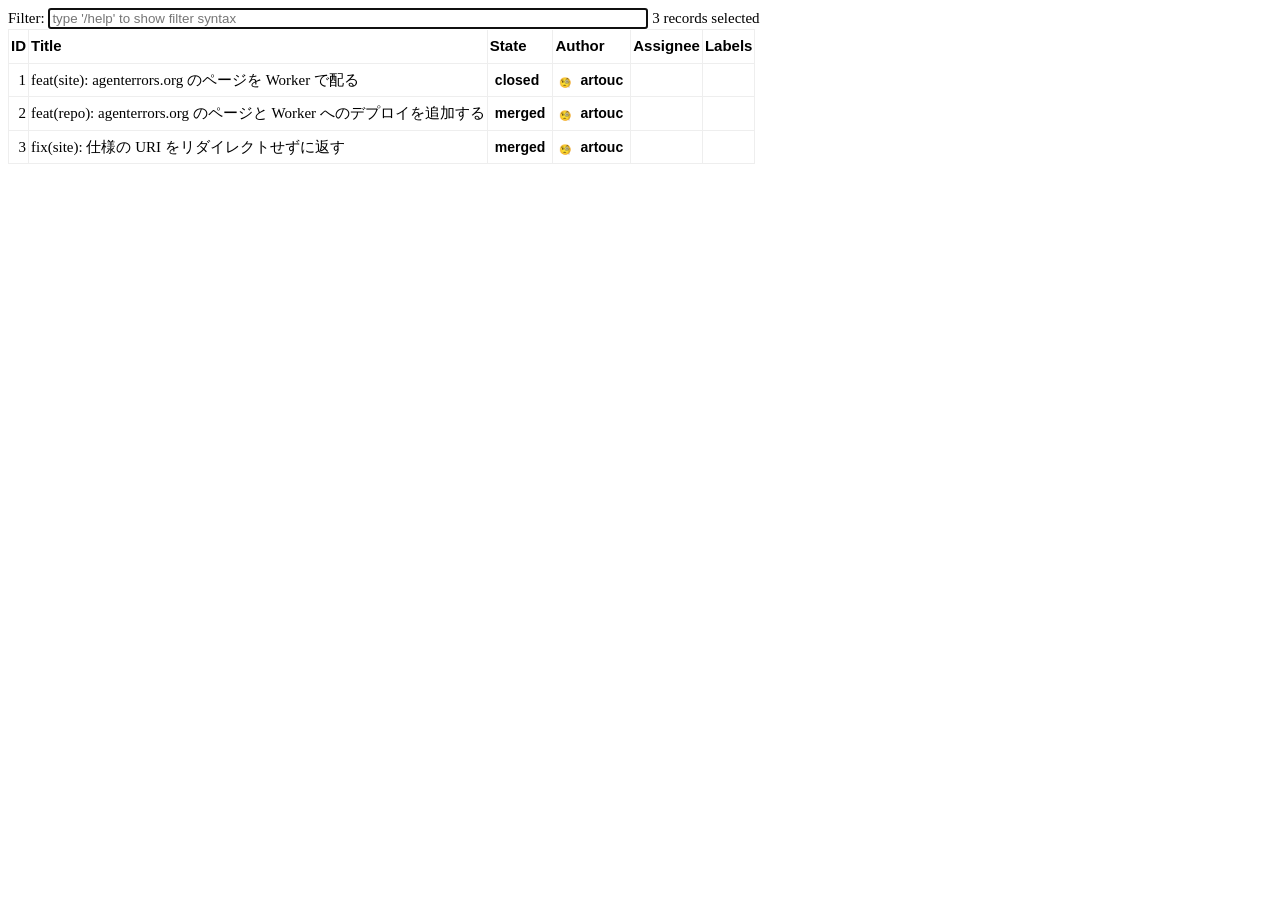
<file: issues.html>
<!DOCTYPE html>
<html>
  <head>
    <meta charset="utf-8">
    <title>Issue Viewer</title>
    <script src="issues.js"></script>
    <style>
@import url("https://martinthomson.github.io/i-d-template/fonts.css");
body { font: 15px/20px "Lora", serif; }
h2, h3, h4, h5, th, .item, .meta {
  font-family: "Cabin Condensed", sans-serif; font-weight: 600; line-height: 150%; }
tt { font: 14px/20px "Oxygen Mono", monospace; }
pre { font: 12.5px/16px "Oxygen Mono", monospace; }
tt, pre { background-color: #eee; border-radius: 2px; padding: 0 2px; }
table { border: 1px solid #ddd; border-collapse: collapse; }
td, th { border: 1px solid #eee; padding: 5px 2px;
         text-align: left; vertical-align: text-bottom; }
td .extra { display: none; max-width: 600px; overflow: auto; margin-top: 5px; }
.date, .id { text-align: right; }
.id a, .title a { text-decoration: none; color: #000; }
.assignees { max-width: 120px; }
.item { white-space: nowrap; }
.item span, .item a {
  margin: 0 2px; padding: 1px 3px; max-width: 100px;
  font-size: 14px; overflow: hidden; text-overflow: ellipsis; }
.item a { text-decoration: none; font-weight: 600; color: #000; }
.item a:hover { text-decoration: underline; }
.item a.short { max-width: 32px; }
.item .swatch, .item .avatar {
  display: inline-block; width: 16px; height: 16px; border-radius: 2px;
  vertical-align: text-bottom; padding: 0; margin: 0 2px; font-size: 10px; }
.warning { font-weight: 600; padding: 2px 10px; }
code { background-color: #eee; white-space: nowrap; }
#cmd { width: 600px; }
#help, #issue, #overlay { display: none; position: fixed; }
#help.active, #issue.active, #overlay.active { display: block; }
#overlay {
  z-index: 1; width: 100%; height: 100%; left: 0; top: 0;
  background-color: #333; opacity: 0.5; }
#issue, #help {
  z-index: 2; width: calc(100% - 150px); height: calc(100% - 80px);
  left: 50px; top: 20px; border: 1px solid #eee;
  background-color: #fff; padding: 20px 25px; border-radius: 5px;
  overflow-y: auto; overscroll-behavior: contain; }
h2 { margin: 20px 0 10px; } h3, h4, h5 { margin: 10px 0 5px; }
h2 .number { display: inline-block; min-width: 50px; text-align: right; }
h2 { font-size: 32px; } h3 { font-size: 20px; }
h4 { font-size: 18px; } h5 { font-size: 16px; }
.meta { margin: 2px 64px; font-size: 15px; color: #444; }
.meta > span { margin: 0 5px; }
.comments { margin: 5px; border: none; }
.comments td { border: none; }
.comments td.date { color: #555; font-size: 14px; }
.body { max-width: 550px; border: none; }
#issue > .body { margin: 20px 64px 20px 10px; }
p { margin: 0 2px 0.8em; }
blockquote { font-style: italic; margin: 0.5em 10px 1.3em;
  padding: 0 5px; border-left: 3px solid #eee; }
ul, ol { padding-left: 32px; }
    </style>
  </head>
  <body>
    <div>
      <label for="cmd">Filter:</label>
      <input id="cmd" name="cmd" type="search" autofocus
             placeholder="type '/help' to show filter syntax">
      <span id="status"><span id="count"></span> records</span>
    </div>
    <div id="display">
      <table>
        <thead>
          <tr>
            <th id="sort-id">ID</th>
            <th id="sort-title">Title</th>
            <th id="sort-state">State</th>
            <th id="sort-author">Author</th>
            <th>Assignee</th>
            <th>Labels</th>
          </tr>
        </thead>
        <tbody id="issuelist">
        </tbody>
      </table>
    </div>
    <div id="overlay"></div>
    <div id="help">
      <p>This page shows GitHub issues in a simple form.</p>
      <p>The filter box above accepts a set of filters, each separated by space.</p>
      <ul id="functions">
      </ul>
      <p>You can <tt>/sort</tt> on <tt>id</tt>, <tt>recent</tt>, or <tt>closed</tt>.</p>
      <p>Pressing <tt>enter</tt> saves the current search.
        Pressing <tt>esc</tt> leaves the text input area.</p>
      <h3>Outside the search box</h3>
      <p>Clicking an issue title displays details for the issue including comments.
        Pressing <tt>n</tt> or <tt>j</tt> moves to the next issue,
        and <tt>p</tt> or <tt>k</tt> move to the previous one.</p>
      <p>Pressing <tt>esc</tt> closes the issue view, <tt>'</tt> focuses search, and
        <tt>c</tt> clears the search.</p>
    </div>
    <div id="issue"></div>
  </body>
</html>
</file>
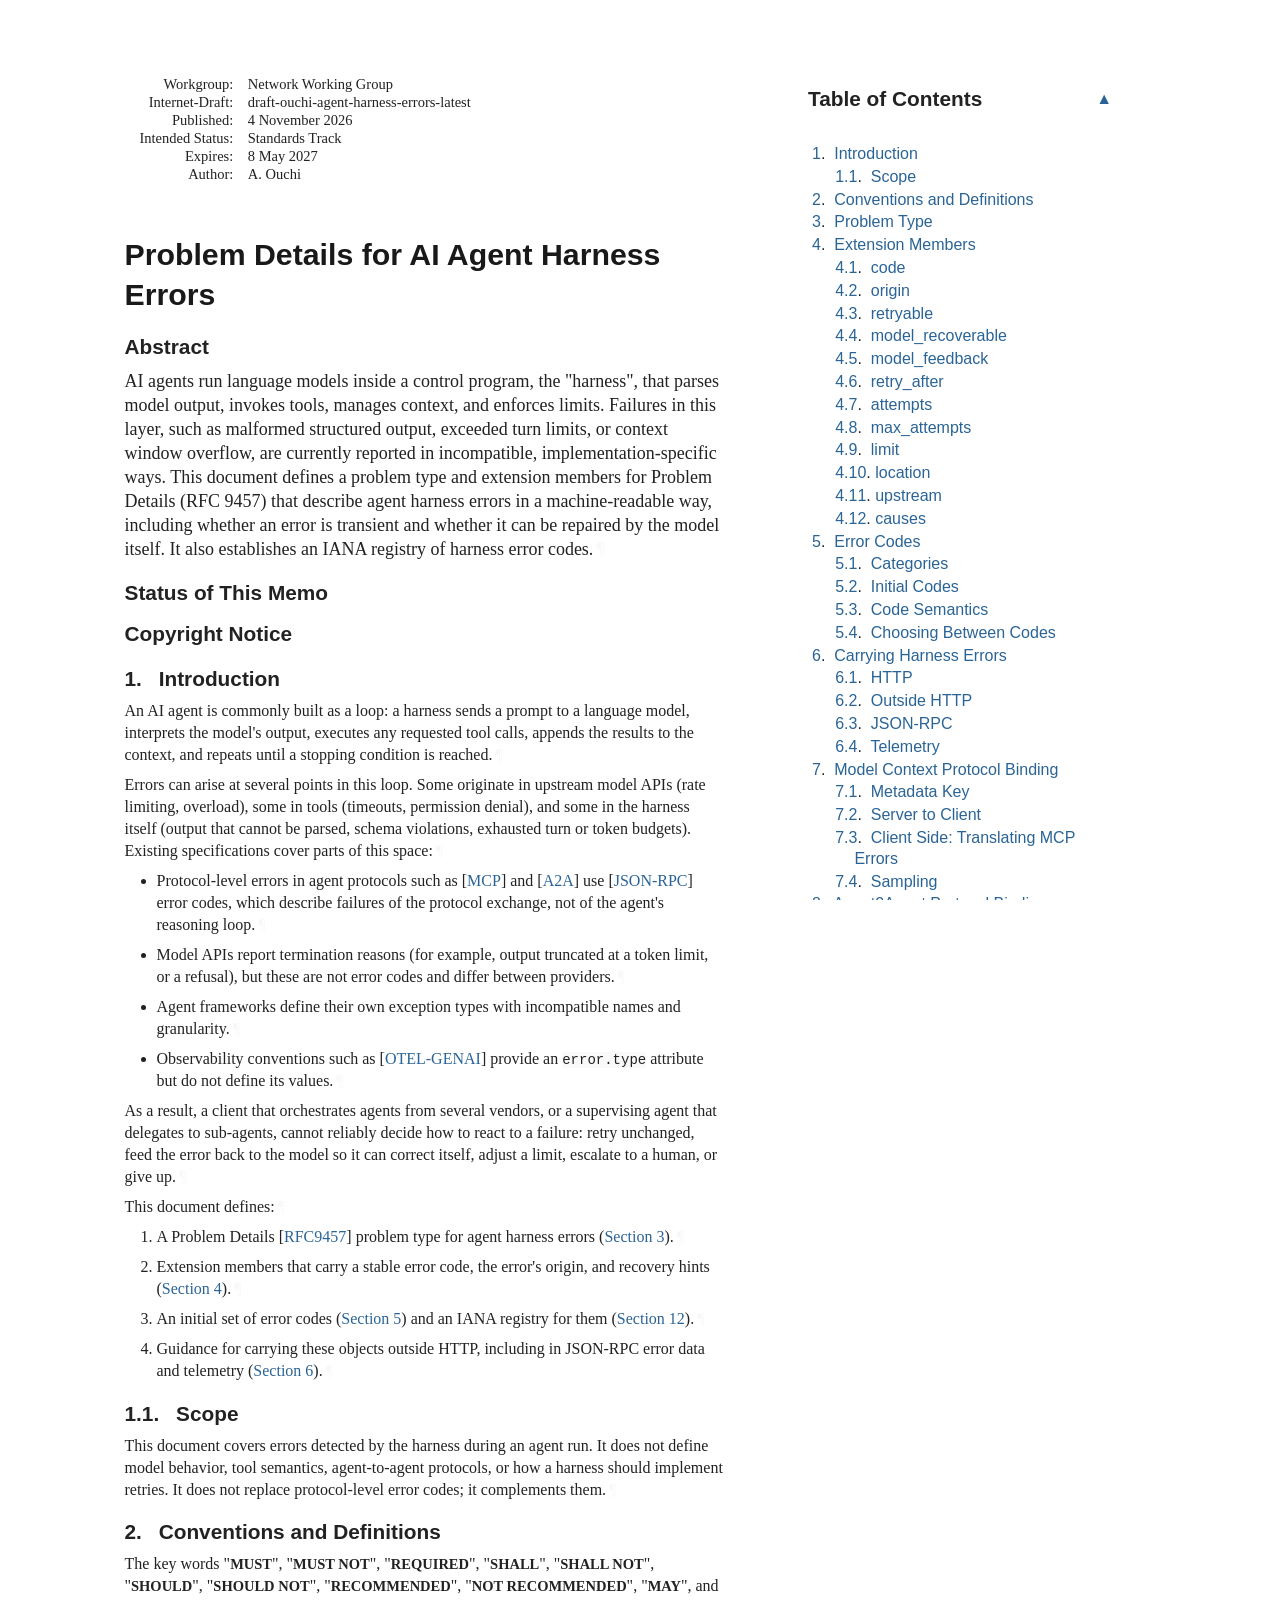
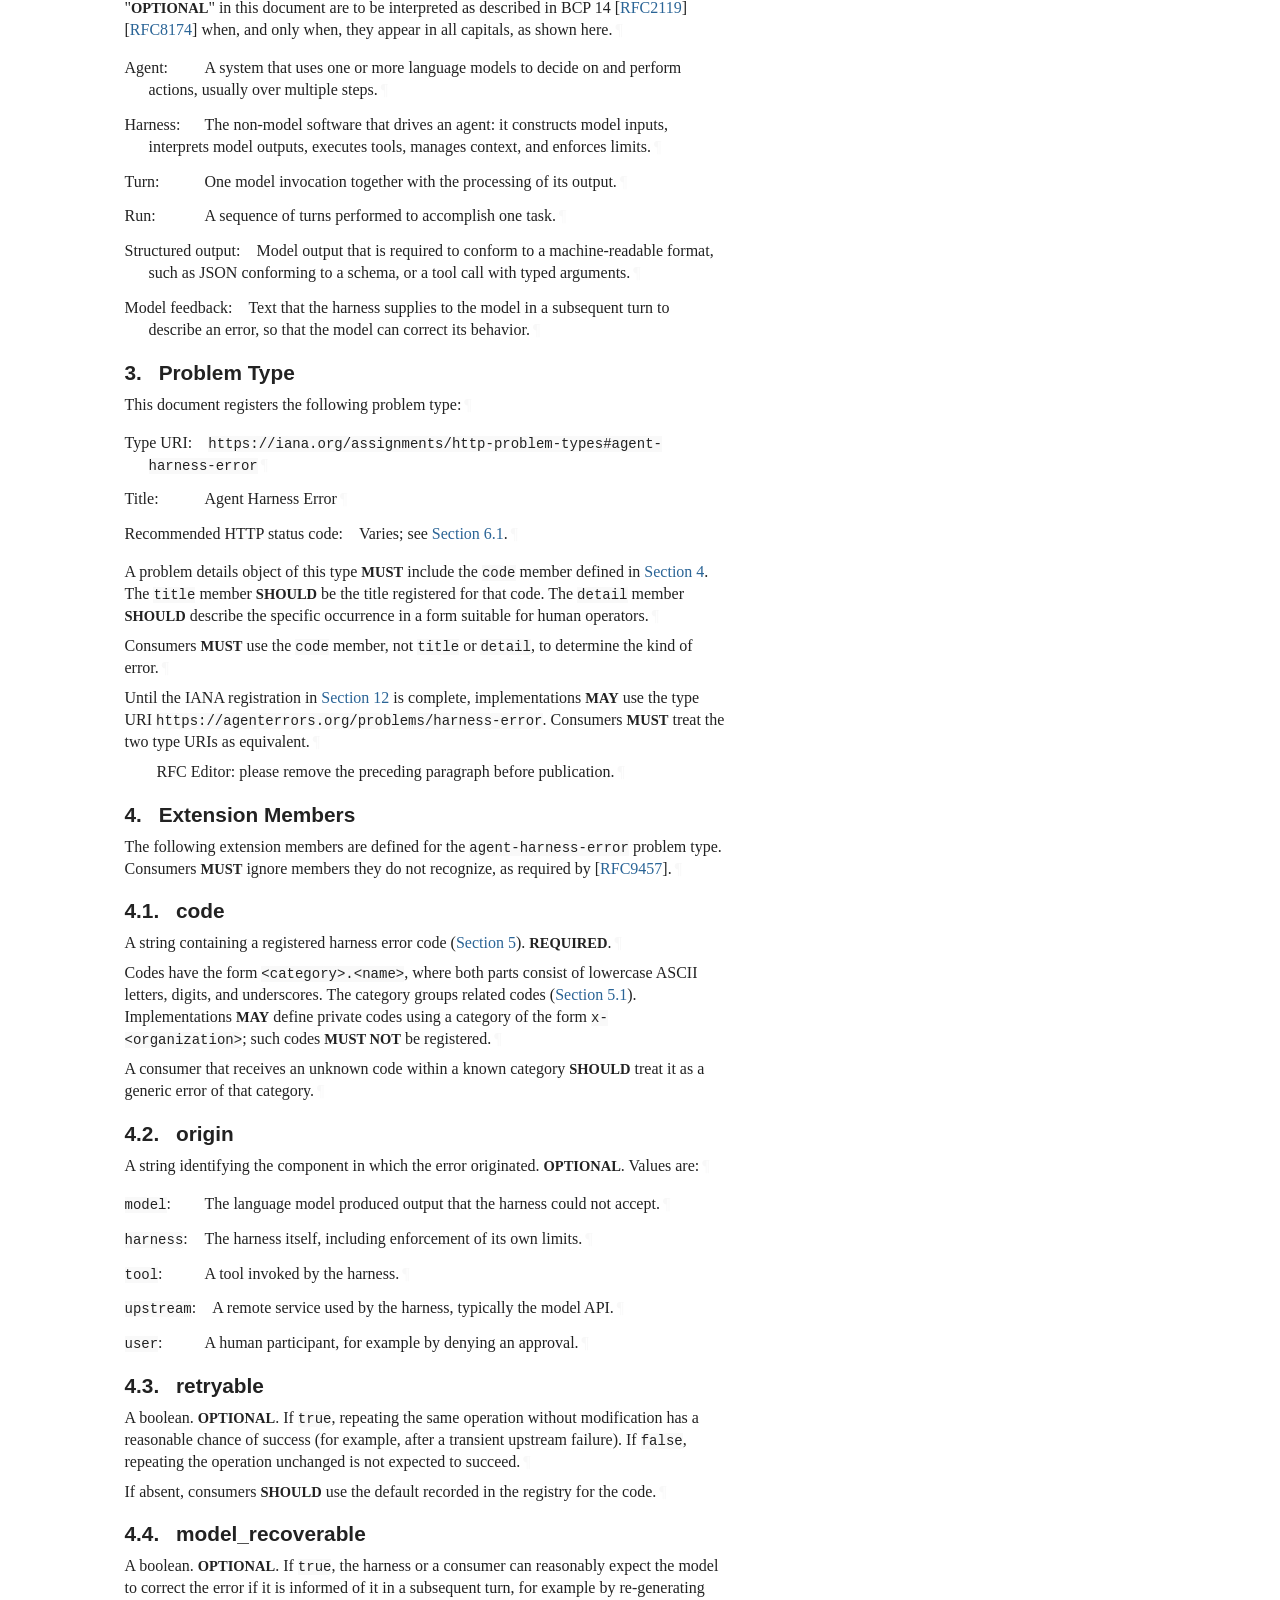
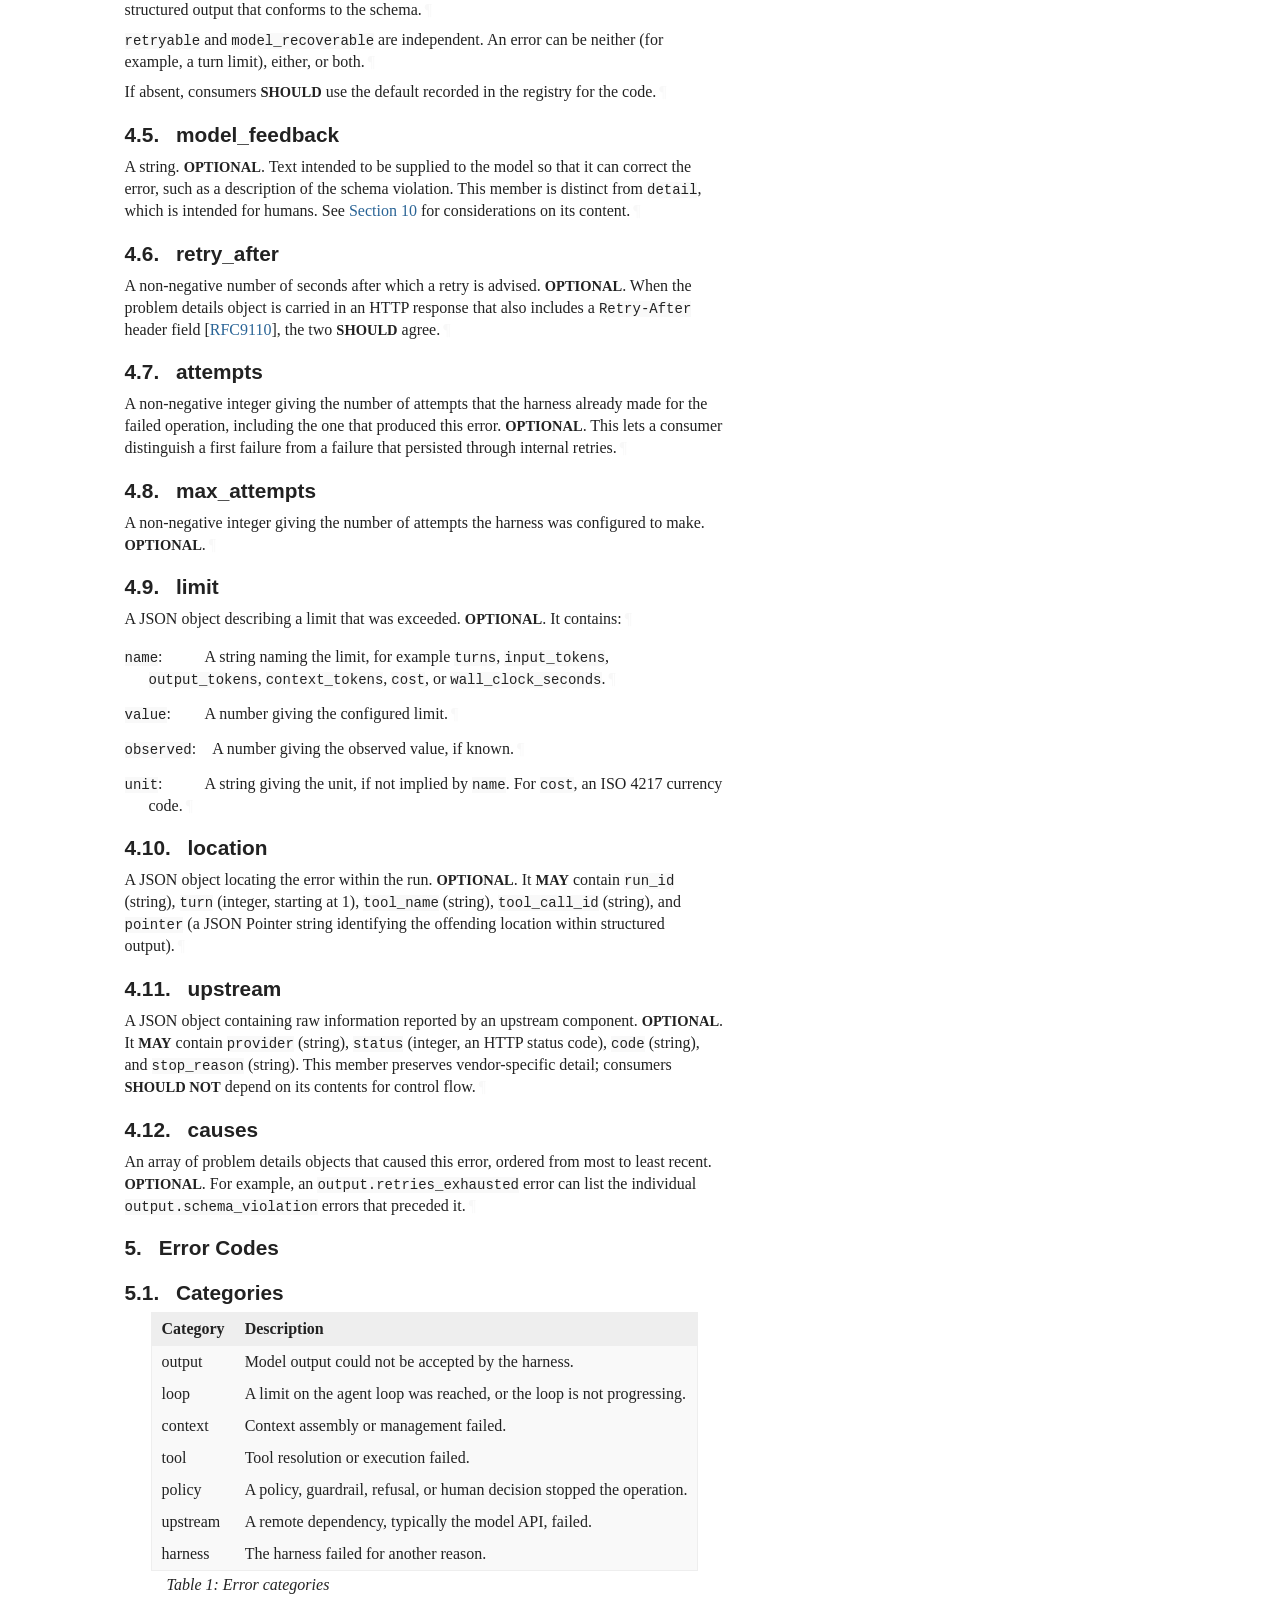
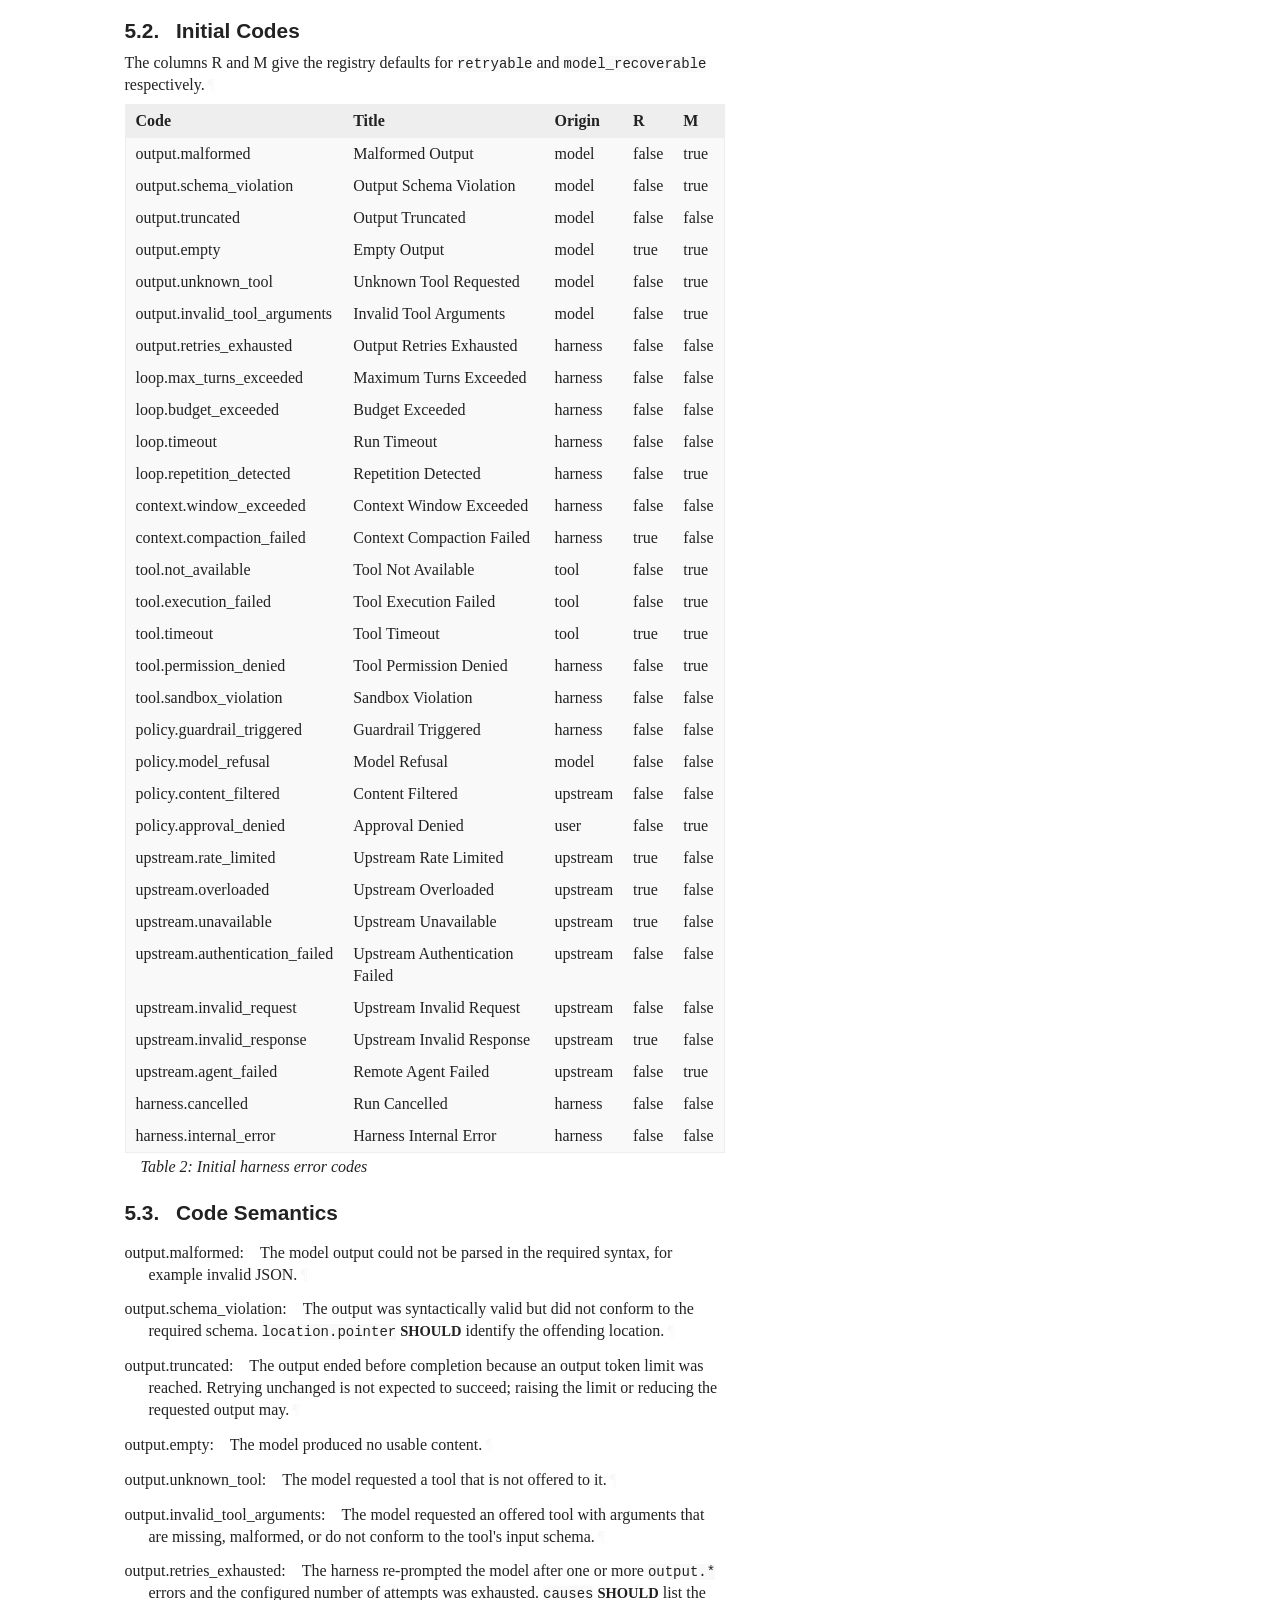
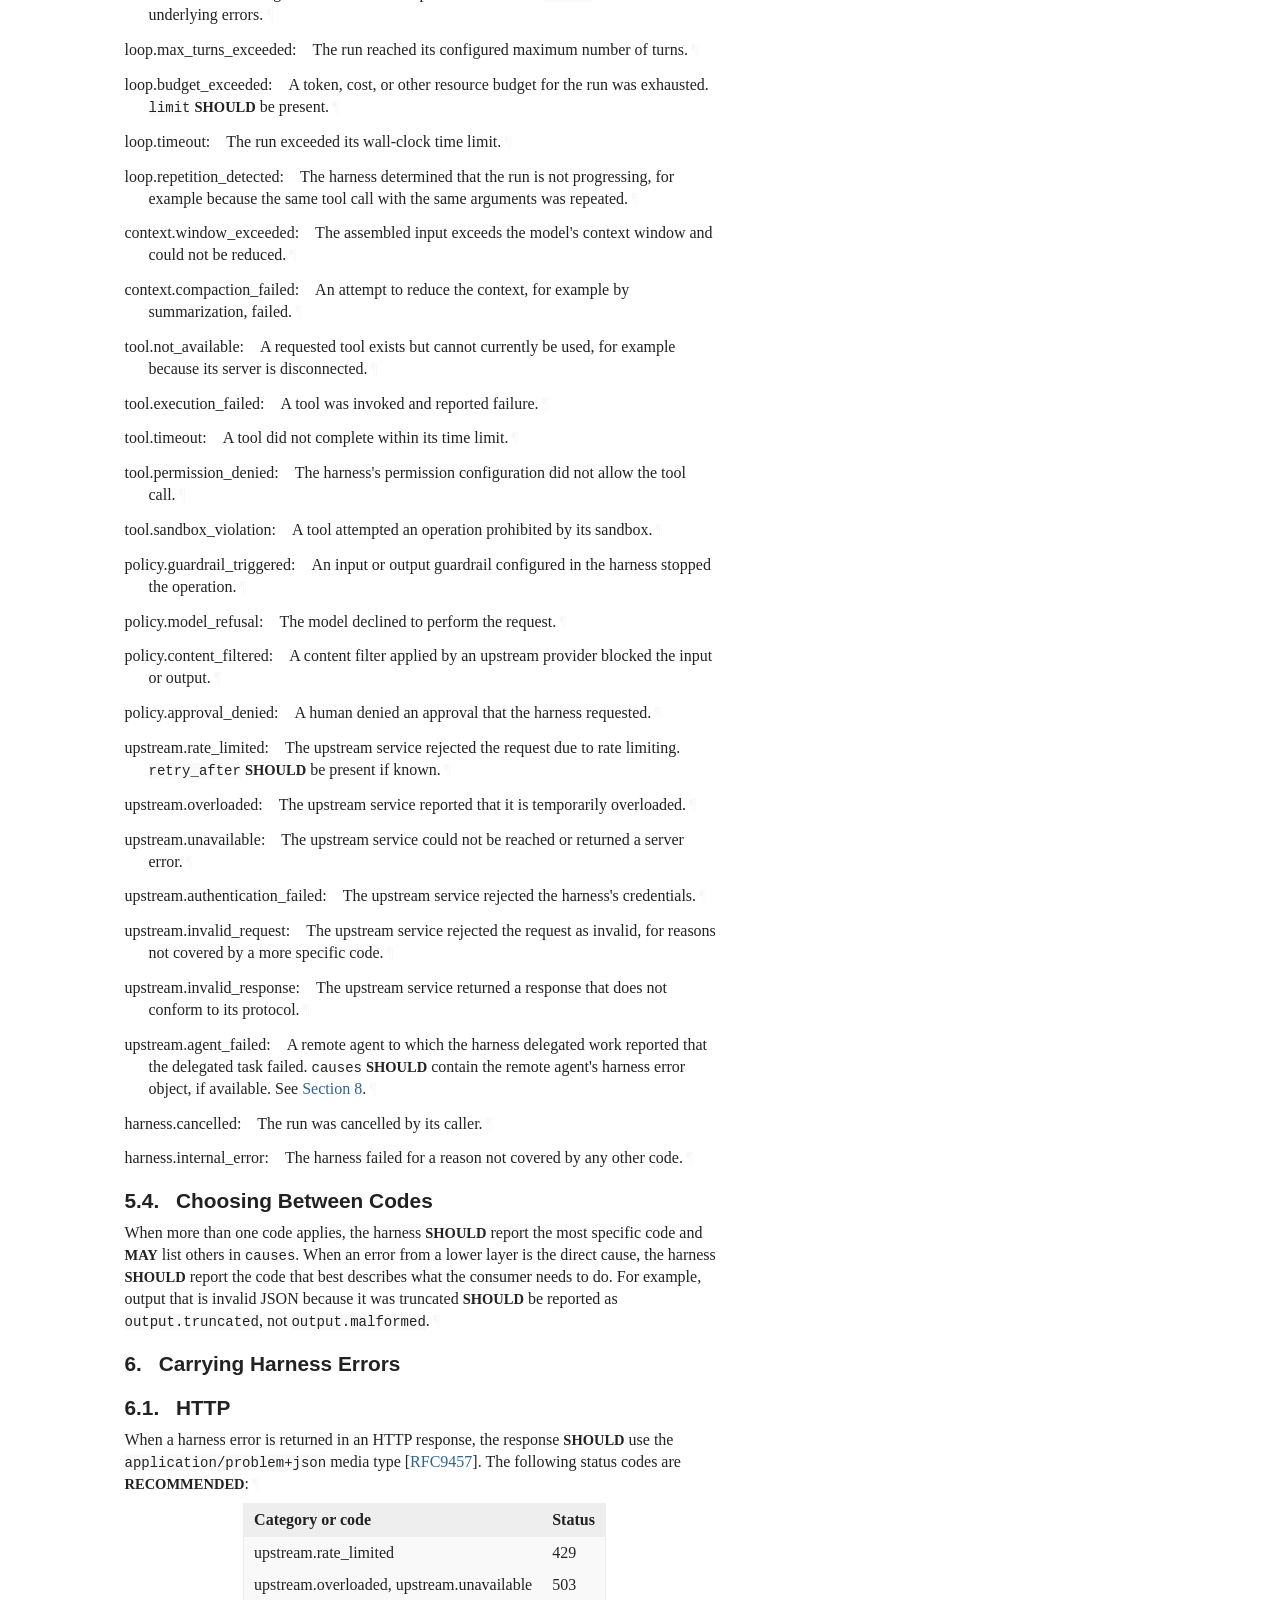
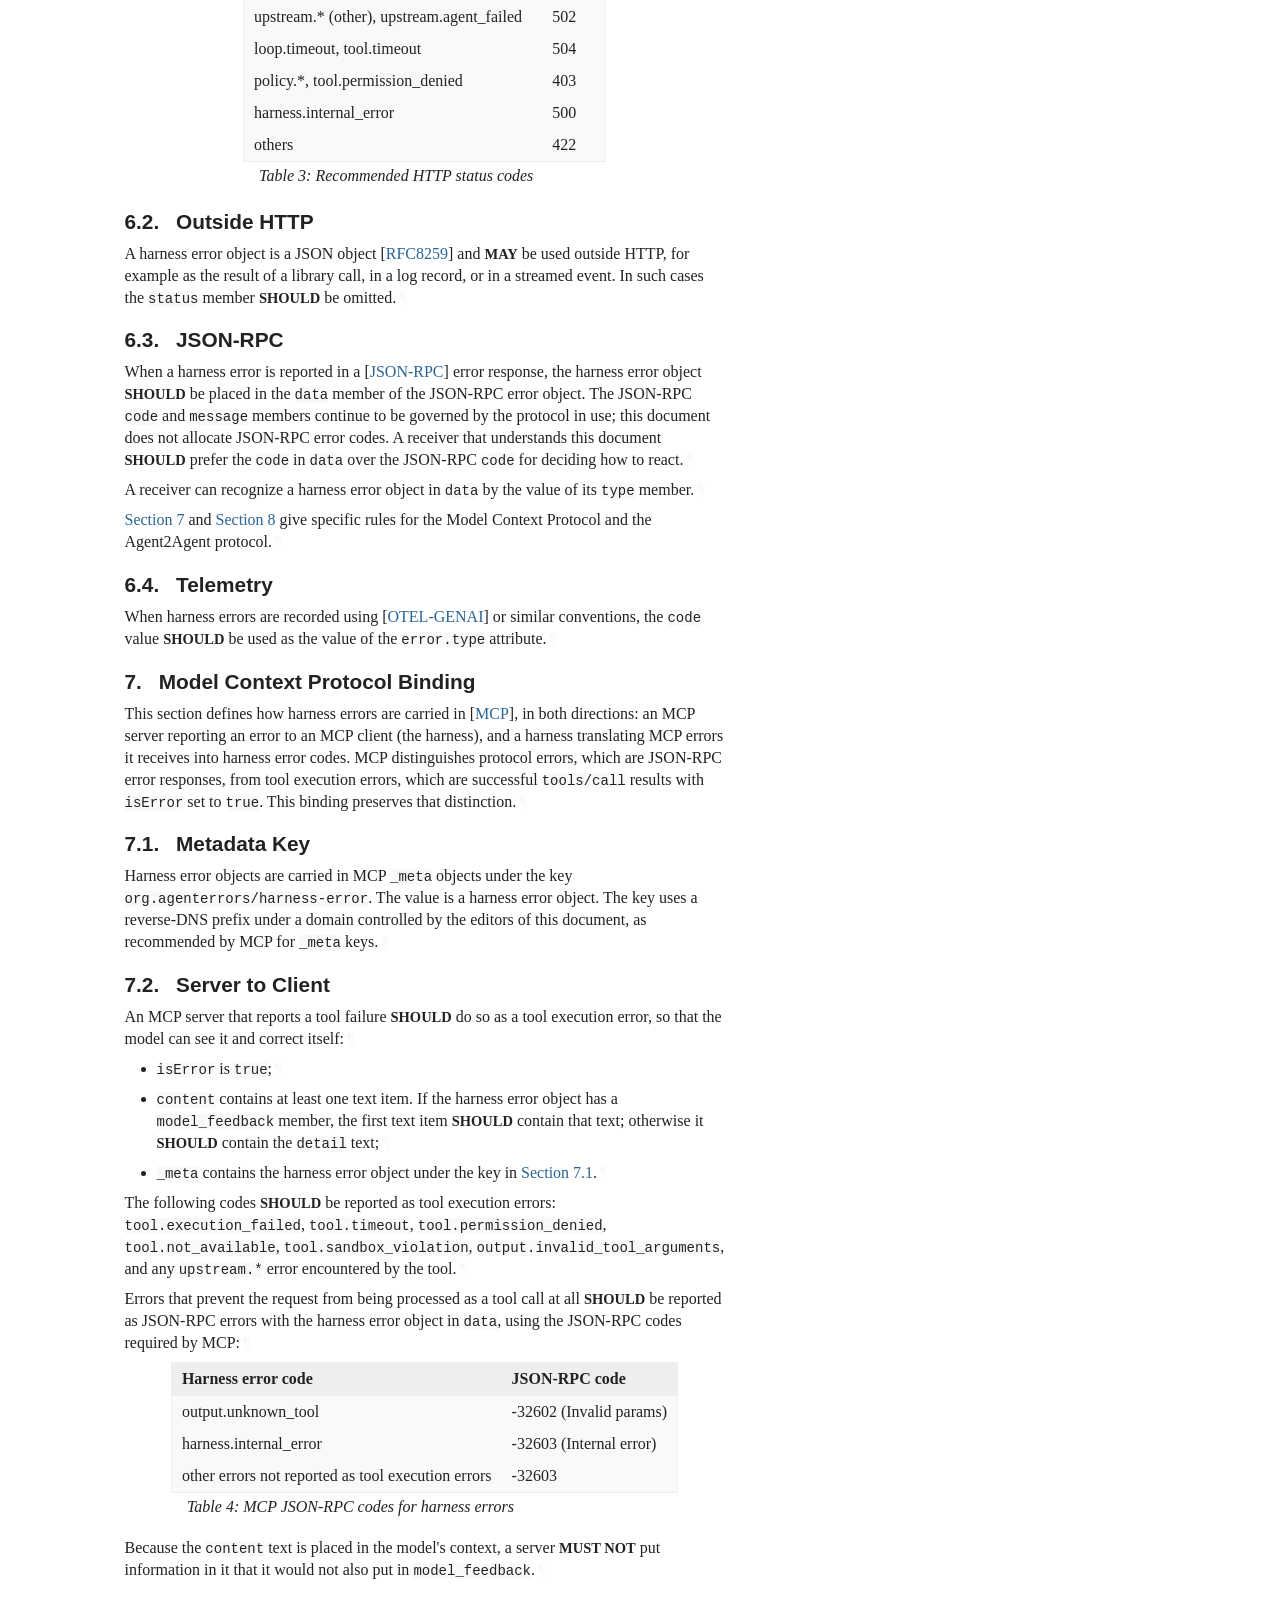
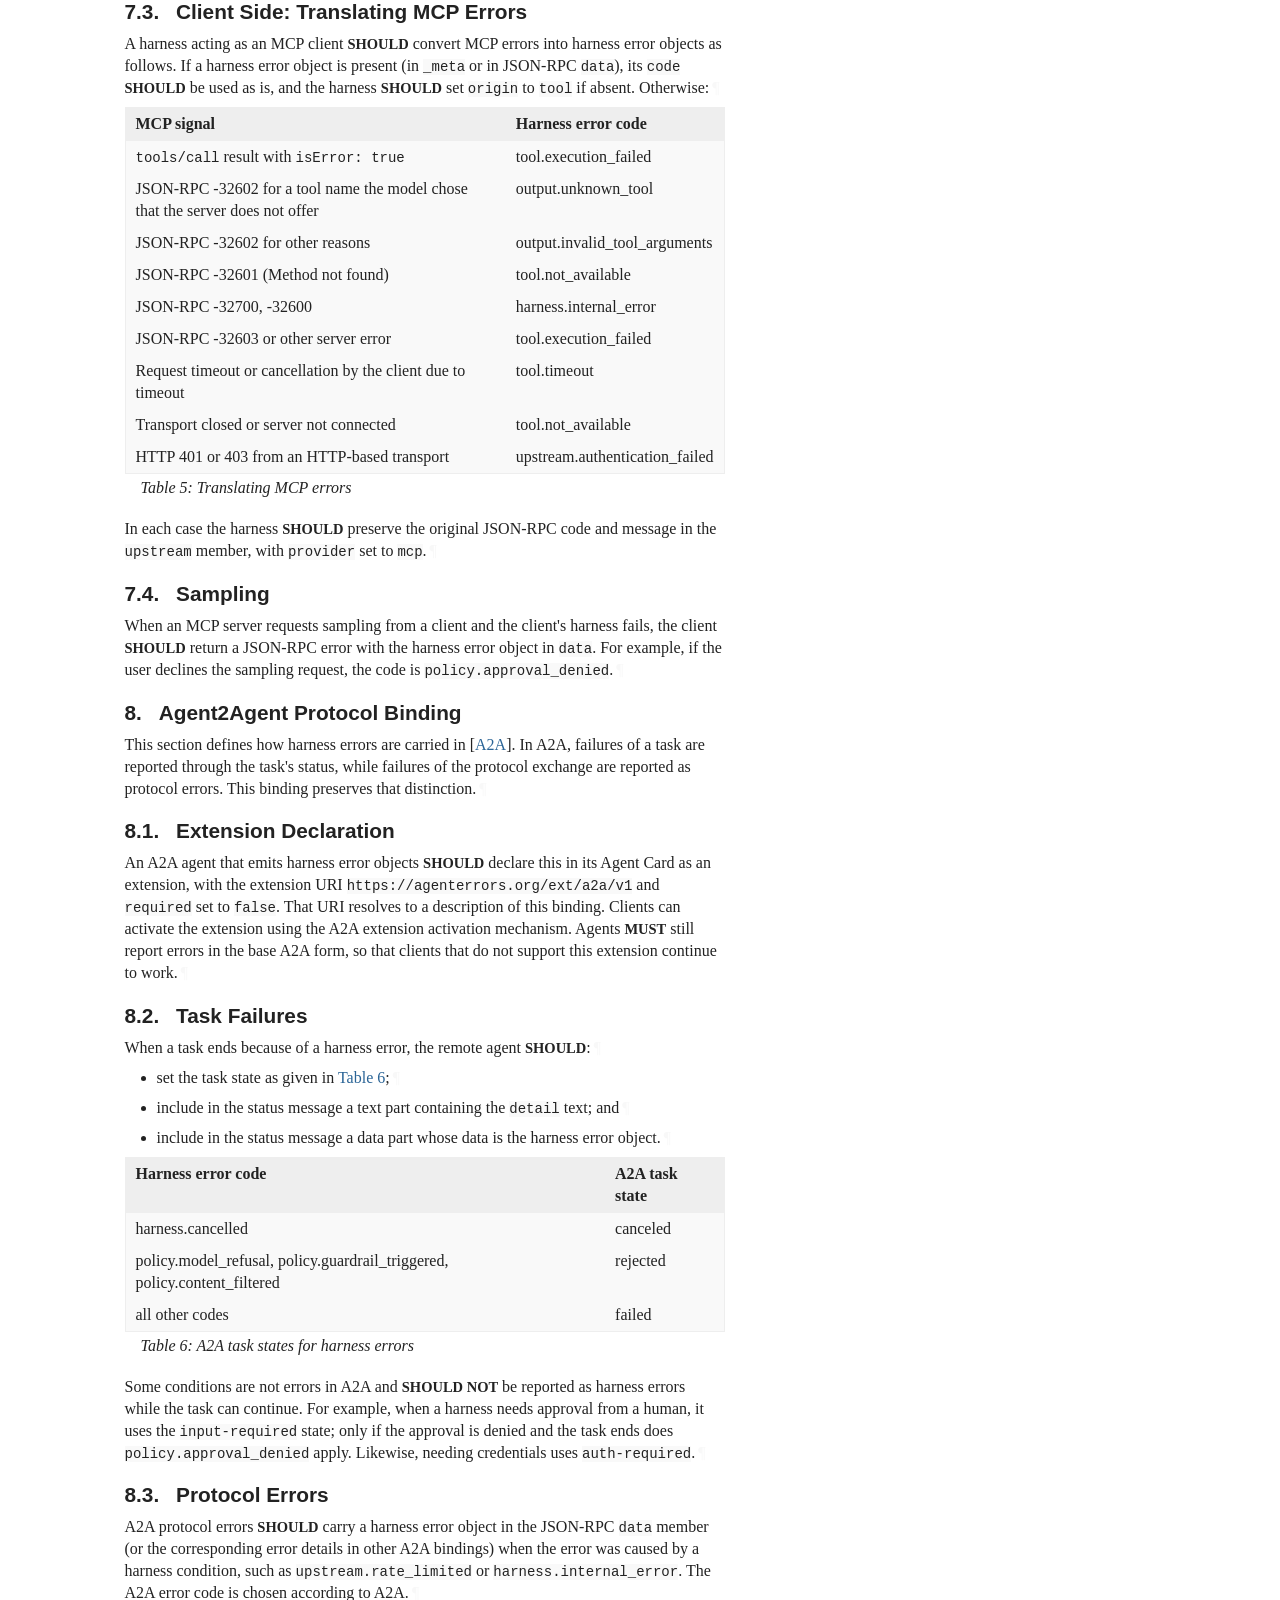
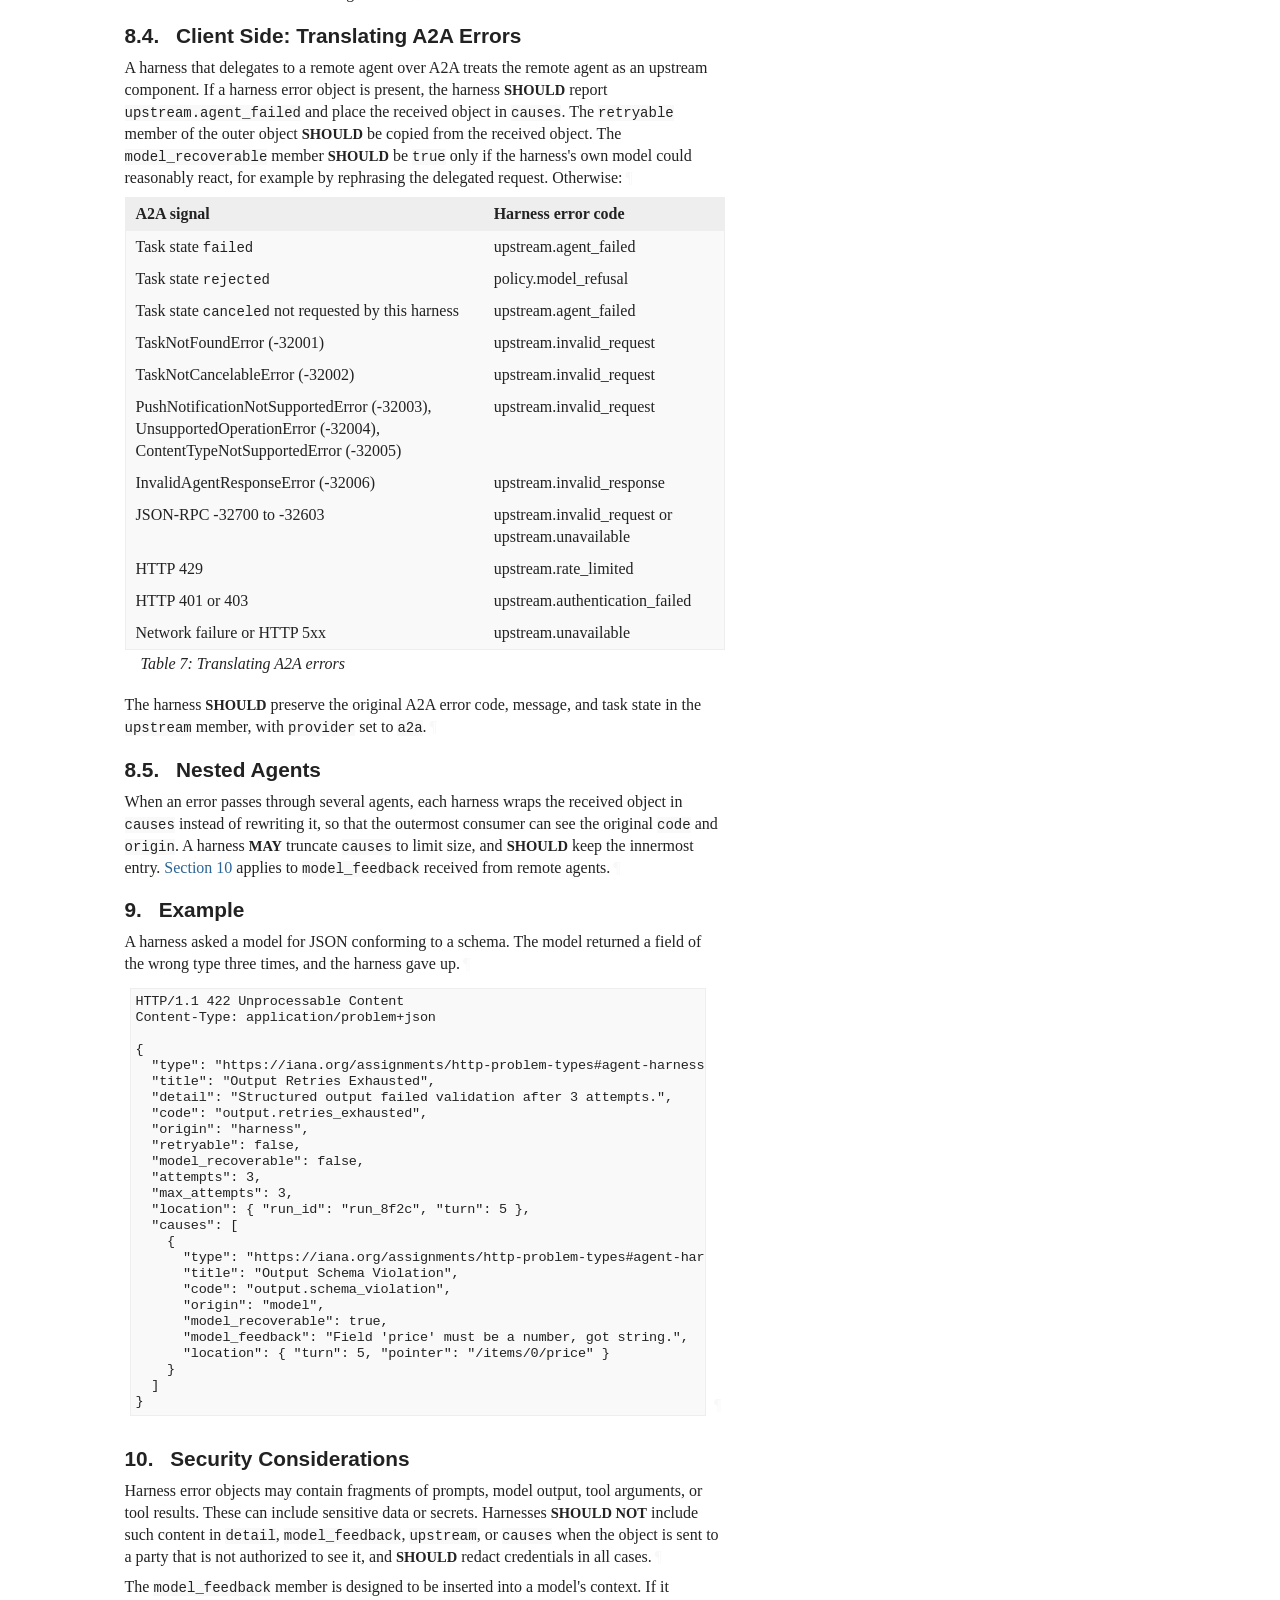
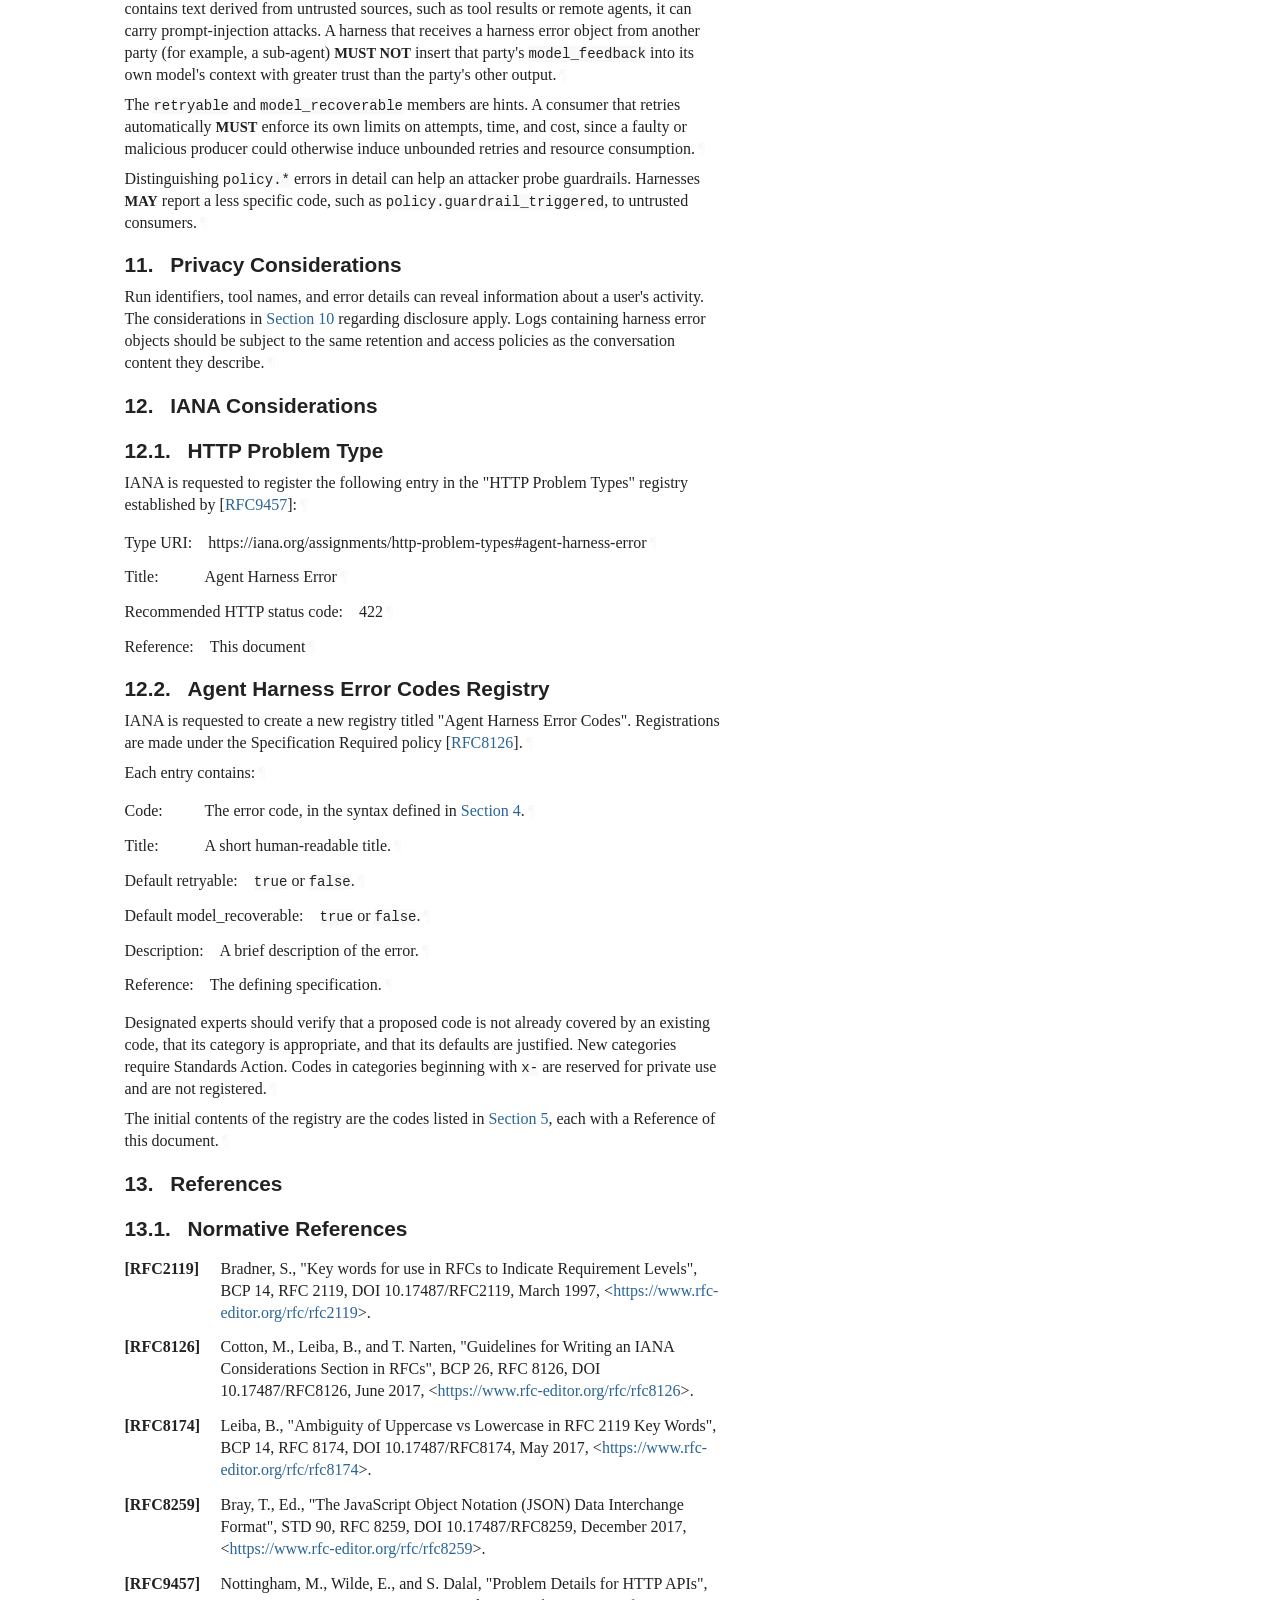
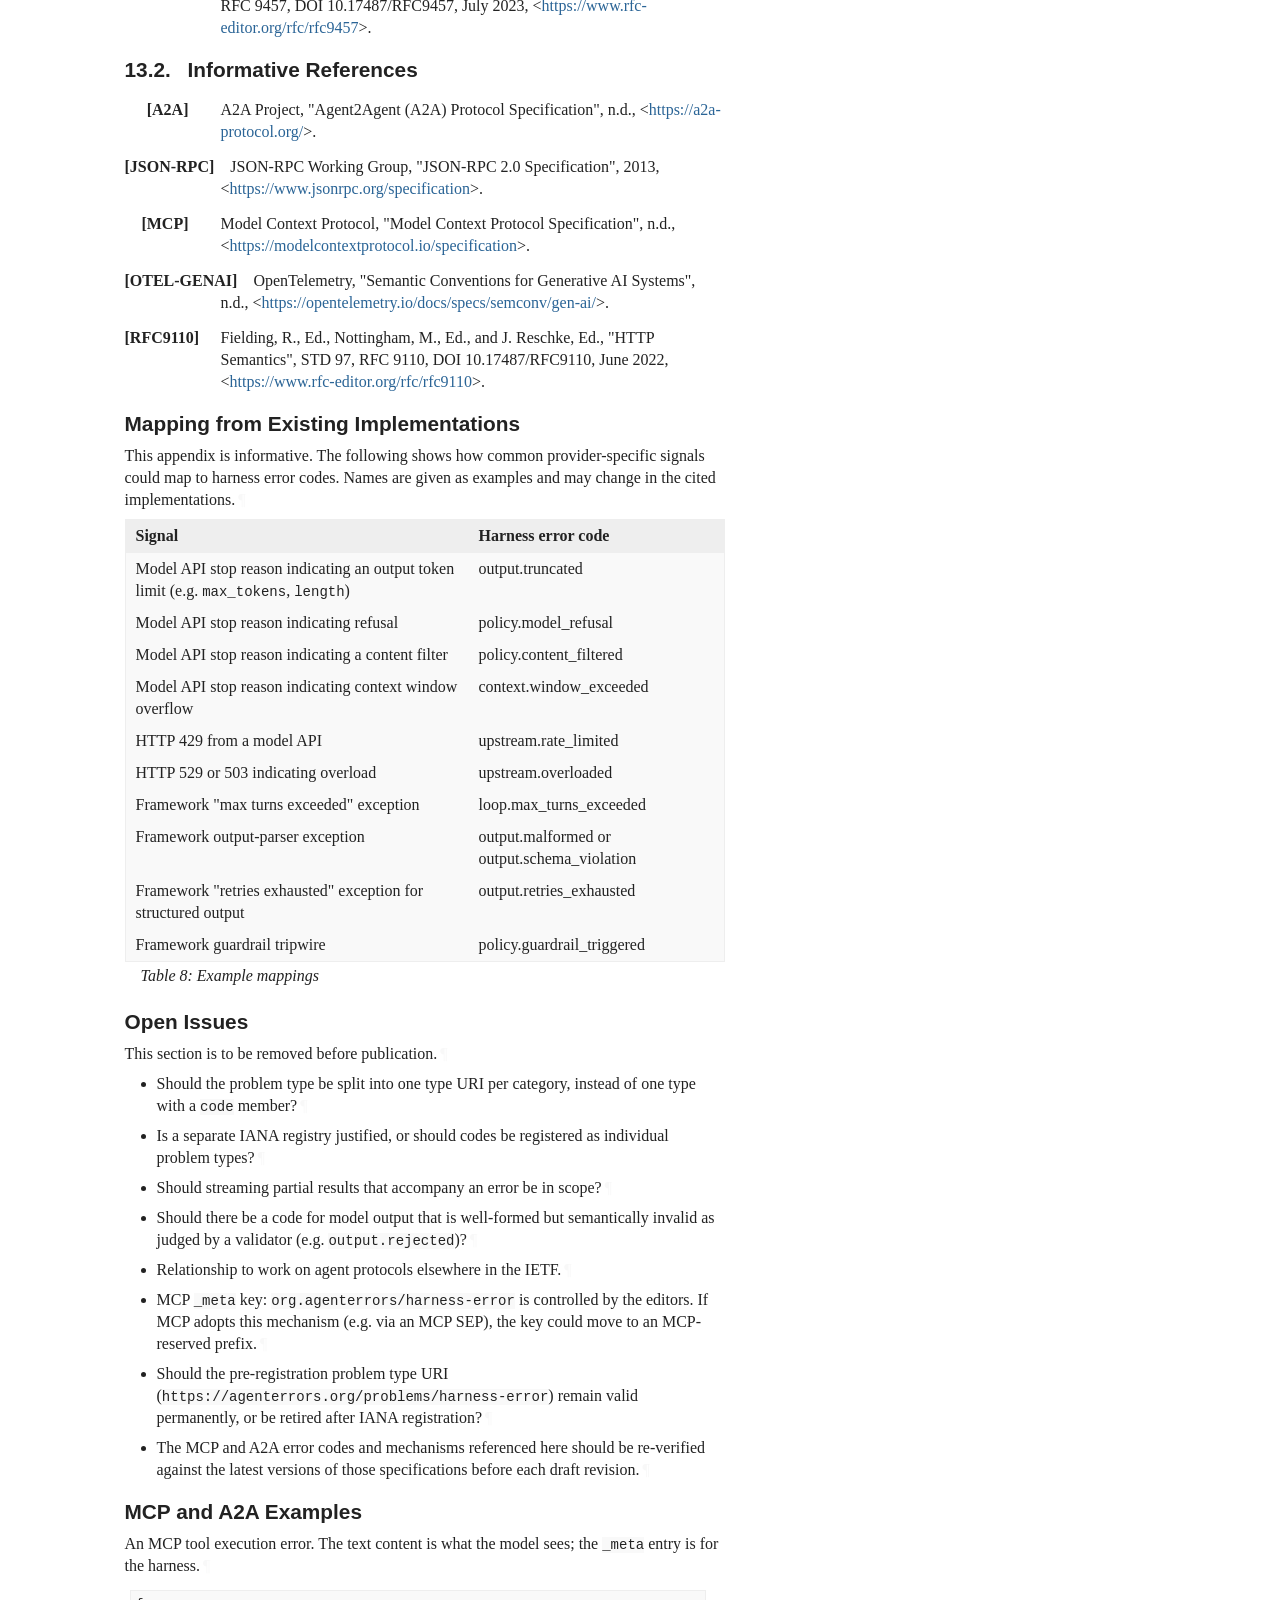
<file: initial-draft/draft-ouchi-agent-harness-errors.html>
<!DOCTYPE html>
<html lang="en" class="Internet-Draft">
<head>
<meta charset="utf-8">
<meta content="Common,Latin" name="scripts">
<meta content="initial-scale=1.0" name="viewport">
<title>Problem Details for AI Agent Harness Errors</title>
<meta content="Arata Ouchi" name="author">
<meta content='
       AI agents run language models inside a control program, the "harness",
that parses model output, invokes tools, manages context, and enforces
limits. Failures in this layer, such as malformed structured output,
exceeded turn limits, or context window overflow, are currently reported
in incompatible, implementation-specific ways. This document defines a
problem type and extension members for Problem Details (RFC 9457) that
describe agent harness errors in a machine-readable way, including
whether an error is transient and whether it can be repaired by the
model itself. It also establishes an IANA registry of harness error
codes. 
    ' name="description">
<meta content="xml2rfc 3.35.0" name="generator">
<meta content="AI agent" name="keyword">
<meta content="LLM" name="keyword">
<meta content="harness" name="keyword">
<meta content="problem details" name="keyword">
<meta content="error handling" name="keyword">
<meta content="draft-ouchi-agent-harness-errors-latest" name="ietf.draft">
<!-- Generator version information:
  xml2rfc 3.35.0
    Python 3.14.10
    ConfigArgParse 1.9.0
    google-i18n-address 3.1.1
    intervaltree 3.2.1
    Jinja2 3.1.6
    lxml 6.1.1
    natsort 8.4.0
    platformdirs 4.14.3
    pycountry 24.6.1
    PyYAML 6.0.3
    requests 2.33.1
    wcwidth 0.9.4
-->
<link href="draft-ouchi-agent-harness-errors.xml" rel="alternate" type="application/rfc+xml">
<link href="#copyright" rel="license">
<style type="text/css">@font-face {
  font-family: 'Lora';
  font-style: italic;
  font-weight: 400;
  font-display: swap;
  src: local('Lora Italic'), local('Lora-Italic'), url('https://martinthomson.github.io/rfc-css/fonts/lora-italic-cyrillic-ext.woff2') format('woff2');
  unicode-range: U+0460-052F, U+1C80-1C88, U+20B4, U+2DE0-2DFF, U+A640-A69F, U+FE2E-FE2F;
}
@font-face {
  font-family: 'Lora';
  font-style: italic;
  font-weight: 400;
  font-display: swap;
  src: local('Lora Italic'), local('Lora-Italic'), url('https://martinthomson.github.io/rfc-css/fonts/lora-italic-cyrillic-ext.woff2') format('woff2');
  unicode-range: U+0400-045F, U+0490-0491, U+04B0-04B1, U+2116;
}
@font-face {
  font-family: 'Lora';
  font-style: italic;
  font-weight: 400;
  font-display: swap;
  src: local('Lora Italic'), local('Lora-Italic'), url('https://martinthomson.github.io/rfc-css/fonts/lora-italic-vietnamese.woff2') format('woff2');
  unicode-range: U+0102-0103, U+0110-0111, U+1EA0-1EF9, U+20AB;
}
@font-face {
  font-family: 'Lora';
  font-style: italic;
  font-weight: 400;
  font-display: swap;
  src: local('Lora Italic'), local('Lora-Italic'), url('https://martinthomson.github.io/rfc-css/fonts/lora-italic-latin-ext.woff2') format('woff2');
  unicode-range: U+0100-024F, U+0259, U+1E00-1EFF, U+2020, U+20A0-20AB, U+20AD-20CF, U+2113, U+2C60-2C7F, U+A720-A7FF;
}
@font-face {
  font-family: 'Lora';
  font-style: italic;
  font-weight: 400;
  font-display: swap;
  src: local('Lora Italic'), local('Lora-Italic'), url('https://martinthomson.github.io/rfc-css/fonts/lora-italic-latin.woff2') format('woff2');
  unicode-range: U+0000-00FF, U+0131, U+0152-0153, U+02BB-02BC, U+02C6, U+02DA, U+02DC, U+2000-206F, U+2074, U+20AC, U+2122, U+2191, U+2193, U+2212, U+2215, U+FEFF, U+FFFD;
}
@font-face {
  font-family: 'Lora';
  font-style: normal;
  font-weight: 400;
  font-display: swap;
  src: local('Lora Regular'), local('Lora-Regular'), url('https://martinthomson.github.io/rfc-css/fonts/lora-regular-cyrillic-ext.woff2') format('woff2');
  unicode-range: U+0460-052F, U+1C80-1C88, U+20B4, U+2DE0-2DFF, U+A640-A69F, U+FE2E-FE2F;
}
@font-face {
  font-family: 'Lora';
  font-style: normal;
  font-weight: 400;
  font-display: swap;
  src: local('Lora Regular'), local('Lora-Regular'), url('https://martinthomson.github.io/rfc-css/fonts/lora-regular-cyrillic.woff2') format('woff2');
  unicode-range: U+0400-045F, U+0490-0491, U+04B0-04B1, U+2116;
}
@font-face {
  font-family: 'Lora';
  font-style: normal;
  font-weight: 400;
  font-display: swap;
  src: local('Lora Regular'), local('Lora-Regular'), url('https://martinthomson.github.io/rfc-css/fonts/lora-regular-vietnamese.woff2') format('woff2');
  unicode-range: U+0102-0103, U+0110-0111, U+1EA0-1EF9, U+20AB;
}
@font-face {
  font-family: 'Lora';
  font-style: normal;
  font-weight: 400;
  font-display: swap;
  src: local('Lora Regular'), local('Lora-Regular'), url('https://martinthomson.github.io/rfc-css/fonts/lora-regular-latin-ext.woff2') format('woff2');
  unicode-range: U+0100-024F, U+0259, U+1E00-1EFF, U+2020, U+20A0-20AB, U+20AD-20CF, U+2113, U+2C60-2C7F, U+A720-A7FF;
}
@font-face {
  font-family: 'Lora';
  font-style: normal;
  font-weight: 400;
  font-display: swap;
  src: local('Lora Regular'), local('Lora-Regular'), url('https://martinthomson.github.io/rfc-css/fonts/lora-regular-latin.woff2') format('woff2');
  unicode-range: U+0000-00FF, U+0131, U+0152-0153, U+02BB-02BC, U+02C6, U+02DA, U+02DC, U+2000-206F, U+2074, U+20AC, U+2122, U+2191, U+2193, U+2212, U+2215, U+FEFF, U+FFFD;
}
@font-face {
  font-family: 'Lora';
  font-style: normal;
  font-weight: 700;
  font-display: swap;
  src: local('Lora Bold'), local('Lora-Bold'), url('https://martinthomson.github.io/rfc-css/fonts/lora-bold-cyrillic-ext.woff2') format('woff2');
  unicode-range: U+0460-052F, U+1C80-1C88, U+20B4, U+2DE0-2DFF, U+A640-A69F, U+FE2E-FE2F;
}
@font-face {
  font-family: 'Lora';
  font-style: normal;
  font-weight: 700;
  font-display: swap;
  src: local('Lora Bold'), local('Lora-Bold'), url('https://martinthomson.github.io/rfc-css/fonts/lora-bold-cyrillic.woff2') format('woff2');
  unicode-range: U+0400-045F, U+0490-0491, U+04B0-04B1, U+2116;
}
@font-face {
  font-family: 'Lora';
  font-style: normal;
  font-weight: 700;
  font-display: swap;
  src: local('Lora Bold'), local('Lora-Bold'), url('https://martinthomson.github.io/rfc-css/fonts/lora-bold-vietnamese.woff2') format('woff2');
  unicode-range: U+0102-0103, U+0110-0111, U+1EA0-1EF9, U+20AB;
}
@font-face {
  font-family: 'Lora';
  font-style: normal;
  font-weight: 700;
  font-display: swap;
  src: local('Lora Bold'), local('Lora-Bold'), url('https://martinthomson.github.io/rfc-css/fonts/lora-bold-latin-ext.woff2') format('woff2');
  unicode-range: U+0100-024F, U+0259, U+1E00-1EFF, U+2020, U+20A0-20AB, U+20AD-20CF, U+2113, U+2C60-2C7F, U+A720-A7FF;
}
@font-face {
  font-family: 'Lora';
  font-style: normal;
  font-weight: 700;
  font-display: swap;
  src: local('Lora Bold'), local('Lora-Bold'), url('https://martinthomson.github.io/rfc-css/fonts/lora-bold-latin.woff2') format('woff2');
  unicode-range: U+0000-00FF, U+0131, U+0152-0153, U+02BB-02BC, U+02C6, U+02DA, U+02DC, U+2000-206F, U+2074, U+20AC, U+2122, U+2191, U+2193, U+2212, U+2215, U+FEFF, U+FFFD;
}
@font-face {
  font-family: 'Lora';
  font-style: normal;
  font-weight: 600;
  font-display: swap;
  src: local('Lora SemiBold'), local('Lora-SemiBold'), url('https://martinthomson.github.io/rfc-css/fonts/lora-semibold-latin.woff2') format('woff2');
  unicode-range: U+0000-00FF, U+0131, U+0152-0153, U+02BB-02BC, U+02C6, U+02DA, U+02DC, U+2000-206F, U+2074, U+20AC, U+2122, U+2191, U+2193, U+2212, U+2215, U+FEFF, U+FFFD;
}

@font-face {
  font-family: 'Oxygen Mono';
  font-style: normal;
  font-weight: 400;
  font-display: swap;
  src: local('Oxygen Mono'), local('OxygenMono-Regular'), url('https://martinthomson.github.io/rfc-css/fonts/oxygenmono-regular-latin-ext.woff2') format('woff2');
  unicode-range: U+0100-02BA, U+02BD-02C5, U+02C7-02CC, U+02CE-02D7, U+02DD-02FF, U+0304, U+0308, U+0329, U+1D00-1DBF, U+1E00-1E9F, U+1EF2-1EFF, U+2020, U+20A0-20AB, U+20AD-20C0, U+2113, U+2C60-2C7F, U+A720-A7FF;
}
@font-face {
  font-family: 'Oxygen Mono';
  font-style: normal;
  font-weight: 400;
  font-display: swap;
  src: local('Oxygen Mono'), local('OxygenMono-Regular'), url('https://martinthomson.github.io/rfc-css/fonts/oxygenmono-regular-latin.woff2') format('woff2');
  unicode-range: U+0000-00FF, U+0131, U+0152-0153, U+02BB-02BC, U+02C6, U+02DA, U+02DC, U+0304, U+0308, U+0329, U+2000-206F, U+20AC, U+2122, U+2191, U+2193, U+2212, U+2215, U+FEFF, U+FFFD;
}

@font-face {
  font-family: 'Sofia Sans Semi Condensed';
  font-style: italic;
  font-weight: 1 1000;
  src: url('https://martinthomson.github.io/rfc-css/fonts/sofiasanssemicondensed-italic-cyrillic-ext.woff2') format('woff2');
  unicode-range: U+0460-052F, U+1C80-1C8A, U+20B4, U+2DE0-2DFF, U+A640-A69F, U+FE2E-FE2F;
}
@font-face {
  font-family: 'Sofia Sans Semi Condensed';
  font-style: italic;
  font-weight: 1 1000;
  src: url('https://martinthomson.github.io/rfc-css/fonts/sofiasanssemicondensed-italic-cyrillic.woff2') format('woff2');
  unicode-range: U+0301, U+0400-045F, U+0490-0491, U+04B0-04B1, U+2116;
}
@font-face {
  font-family: 'Sofia Sans Semi Condensed';
  font-style: italic;
  font-weight: 1 1000;
  src: url('https://martinthomson.github.io/rfc-css/fonts/sofiasanssemicondensed-italic-greek.woff2') format('woff2');
  unicode-range: U+0370-0377, U+037A-037F, U+0384-038A, U+038C, U+038E-03A1, U+03A3-03FF;
}
@font-face {
  font-family: 'Sofia Sans Semi Condensed';
  font-style: italic;
  font-weight: 1 1000;
  src: url('https://martinthomson.github.io/rfc-css/fonts/sofiasanssemicondensed-italic-latin-ext.woff2') format('woff2');
  unicode-range: U+0100-02BA, U+02BD-02C5, U+02C7-02CC, U+02CE-02D7, U+02DD-02FF, U+0304, U+0308, U+0329, U+1D00-1DBF, U+1E00-1E9F, U+1EF2-1EFF, U+2020, U+20A0-20AB, U+20AD-20C0, U+2113, U+2C60-2C7F, U+A720-A7FF;
}
@font-face {
  font-family: 'Sofia Sans Semi Condensed';
  font-style: italic;
  font-weight: 1 1000;
  src: url('https://martinthomson.github.io/rfc-css/fonts/sofiasanssemicondensed-italic-latin.woff2') format('woff2');
  unicode-range: U+0000-00FF, U+0131, U+0152-0153, U+02BB-02BC, U+02C6, U+02DA, U+02DC, U+0304, U+0308, U+0329, U+2000-206F, U+20AC, U+2122, U+2191, U+2193, U+2212, U+2215, U+FEFF, U+FFFD;
}
@font-face {
  font-family: 'Sofia Sans Semi Condensed';
  font-style: normal;
  font-weight: 1 1000;
  src: url('https://martinthomson.github.io/rfc-css/fonts/sofiasanssemicondensed-regular-cyrillic-ext.woff2') format('woff2');
  unicode-range: U+0460-052F, U+1C80-1C8A, U+20B4, U+2DE0-2DFF, U+A640-A69F, U+FE2E-FE2F;
}
@font-face {
  font-family: 'Sofia Sans Semi Condensed';
  font-style: normal;
  font-weight: 1 1000;
  src: url('https://martinthomson.github.io/rfc-css/fonts/sofiasanssemicondensed-regular-cyrillic.woff2') format('woff2');
  unicode-range: U+0301, U+0400-045F, U+0490-0491, U+04B0-04B1, U+2116;
}
@font-face {
  font-family: 'Sofia Sans Semi Condensed';
  font-style: normal;
  font-weight: 1 1000;
  src: url('https://martinthomson.github.io/rfc-css/fonts/sofiasanssemicondensed-regular-greek.woff2') format('woff2');
  unicode-range: U+0370-0377, U+037A-037F, U+0384-038A, U+038C, U+038E-03A1, U+03A3-03FF;
}
@font-face {
  font-family: 'Sofia Sans Semi Condensed';
  font-style: normal;
  font-weight: 1 1000;
  src: url('https://martinthomson.github.io/rfc-css/fonts/sofiasanssemicondensed-regular-latin-ext.woff2') format('woff2');
  unicode-range: U+0100-02BA, U+02BD-02C5, U+02C7-02CC, U+02CE-02D7, U+02DD-02FF, U+0304, U+0308, U+0329, U+1D00-1DBF, U+1E00-1E9F, U+1EF2-1EFF, U+2020, U+20A0-20AB, U+20AD-20C0, U+2113, U+2C60-2C7F, U+A720-A7FF;
}
@font-face {
  font-family: 'Sofia Sans Semi Condensed';
  font-style: normal;
  font-weight: 1 1000;
  src: url('https://martinthomson.github.io/rfc-css/fonts/sofiasanssemicondensed-regular-latin.woff2') format('woff2');
  unicode-range: U+0000-00FF, U+0131, U+0152-0153, U+02BB-02BC, U+02C6, U+02DA, U+02DC, U+0304, U+0308, U+0329, U+2000-206F, U+20AC, U+2122, U+2191, U+2193, U+2212, U+2215, U+FEFF, U+FFFD;
}

:root {
  color-scheme: light dark;
  --background-color: #fff;
  --text-color: #222;
  --title-color: #191919;
  --link-color: #2a6496;
  --highlight-color: #f9f9f9;
  --line-color: #eee;
  --pilcrow-weak: #ddd;
  --pilcrow-strong: #bbb;
  --small-font-size: 14.5px;
  --font-mono: 'Oxygen Mono', monospace;
  --font-title: "Sofia Sans Semi Condensed", sans-serif;
  scrollbar-color: #bbb #eee;
}
body {
  max-width: 600px;
  margin: 75px auto;
  padding: 0 5px;
  color: var(--text-color);
  background-color: var(--background-color);
  font: 16px/22px "Lora", serif;
  scroll-behavior: smooth;
}

.ears {
  display: none;
}

/* headings */
section {
  clear: both;
}
.section-number {
  padding-right: 0.5em;
}
h1, h2, h3, h4, h5, h6 {
  font-family: var(--font-title);
  font-weight: 680;
  margin: 0.8em 0 0.3em;
  font-size-adjust: 0.5;
  color: var(--title-color);
}
h1 {
  &#title {
    font-size: 32px;
    line-height: 40px;
    clear: both;
    margin: 1.5em 0 0.2em;
  }
  &#rfcnum {
    margin: 1.5em 0 0.2em;
    & + h1#title {
      margin: 0.2em 0;
    }
  }
}

h1, h2, h3 {
  font-size: 22px;
  line-height: 27px;
}
h4, h5, h6 {
  font-size: 20px;
  line-height: 24px;
}

/* general structure */
.author {
  padding-bottom: 0.3em;
  vertical-align: top;
}
#abstract+p {
  font-size: 18px;
  line-height: 24px;
  & code, & samp, & tt {
    font-size: 16px;
    line-height: 0;
  }
}

p {
  padding: 0;
  margin: 0.5em 0;
  text-align: left;
}
div {
  margin: 0;
}
.alignRight {
  margin: 1em 0;
  &.art-text {
    background-color: var(--highlight-color);
    border: 1px solid var(--line-color);
    border-radius: 3px;
    padding: 0.5em 1em 0;
    margin-bottom: 0.5em;
    & pre {
      padding: 0;
      width: auto;
    }
  }
  & > *:first-child {
    border: none;
    margin: 0;
    float: right;
    clear: both;
  }
  & > *:nth-child(2) {
    clear: both;
    display: block;
    border: none;
  }
}
svg {
  display: block;
  /* font-family isn't space-separated, but =~ will have to do */
  &[font-family~="monospace" i], & [font-family~="monospace" i] {
    font-family: var(--font-mono);
  }
}
.alignCenter {
  margin: 1em 0;
  &.art-text {
    background-color: var(--highlight-color);
    border: 1px solid var(--line-color);
    border-radius: 3px;
    padding: 0.5em 1em 0;
    margin-bottom: 0.5em;
    & pre {
      padding: 0;
      width: auto;
    }
  }
  & > *:first-child {
    border: none;
    /* this isn't optimal, but it's an existence proof.  PrinceXML doesn't
       support flexbox yet.
    */
    display: table;
    margin: 0 auto;
  }
}

/* lists */
ol, ul {
  padding: 0;
  margin: 0 0 0.5em 2em;
  & :is(ol, ul) {
    margin-left: 1em;
  }
}
li {
  margin: 0 0 0.25em 0;
}
ul.empty, .ulEmpty {
  list-style-type: none;
  & li {
    margin-top: 0.5em;
  }
}
:is(ul, ol).compact, .ulCompact, .olCompact {
  margin: 0 0 0 2em;
  & li {
    margin: 0;
    & :first-child { margin-top: 0; }
    & :last-child { margin-bottom: 0; }
  }
}

/* definition lists */
dl {
  clear: left;
  --indent: 3ch;
  /* --indent: attr(indent ch); not supported in any browser, but we can dream */
  &.olPercent {
    --indent: 5ch;
    & > dt {
      min-width: calc(var(--indent) - 2ch);
      float: none;
    }
  }

  dl > dd > & {
    margin-top: 0.5em;
    margin-bottom: 0;
  }

  &:not(.dlNewline) > dt {
    float: left;
    margin-right: 2ch;
    min-width: 8ch;
  }
  & > dd {
    margin-bottom: .8em;
    margin-left: var(--indent) !important; /* stupid element overrides */
    min-height: 2ex;
  }
}
:is(dl.compact, .dlCompact) > dd {
  margin-bottom: 0;
  & > :is(:first-child, .break:first-child + *) {
    margin-top: 0;
  }
  & > :is(:last-child) {
    margin-bottom: 0;
  }
}
:is(dd, span).break {
  display: none;
}

/* links */
a {
  text-decoration: none;
  &[href] {
    color: var(--link-color);
    &:hover { text-decoration: underline; }
    &.selfRef {
      color: var(--text-color);
      &:hover {
        text-decoration: none;
        background-color: var(--highlight-color);
      }
    }
  }
}
.iref + a[href].internal {
  color: var(--text-color);
}
a.xref:is(.cite, .auto), :is(#status-of-memo, #copyright) a {
  white-space: nowrap;
}

/* Figures */
tt, code, pre {
  background-color: var(--highlight-color);
  font: 14px/22px var(--font-mono);
}
tt, code {
  /* changing the font for inline elements leads to different ascender
     and descender heights; as we want to retain baseline alignment,
     remove leading to avoid altering the final height of lines
     note: this fails if these blocks take an entire line,
     a different solution would be great */
  line-height: 0;
}
:is(h1, h2, h3, h4, h5, h6) :is(tt, code) {
  font-size: 84%;
}
pre {
  border: 1px solid var(--line-color);
  font-size: 13.5px;
  line-height: 16px;
  letter-spacing: -0.2px;
  margin: 5px;
  padding: 5px;
}
img {
  max-width: 100%;
}
figure {
  margin: 0.5em 0;
  padding: 0;
  & blockquote {
    margin: 0.8em 0.4em 0.4em;
  }
}
figcaption, caption {
  font-style: italic;
  margin: 0.5em 1.5em;
  text-align: left;
  caption-side: bottom;
}
@media screen {
  /* Auto-collapse boilerplate. */
  :is(#status-of-memo, #copyright) {
    & p {
      margin: -2px 0;
      max-height: 0;
      transition: max-height 2s ease, margin 0.5s ease 0.5s;
      overflow: hidden;
    }
    &:hover p,
    & h2:target ~ p {
      margin: 0.5em 0;
      max-height: 500px;
      overflow: auto;
    }
  }
  pre, svg {
    display: inline-block;
    /* In the horizontal direction, sometimes people make over-sized figures.
       Scrollbars for those is therefore necessary: auto adds them as necessary..
       In the vertical direction, the line-height can combine with the font
       asender/descender height to produce scrollbars: hidden avoids that. */
    overflow: auto hidden;
  }
  pre {
    max-width: 100%;
    width: calc(100% - 22px - 1em);
  }
  svg {
    max-width: calc(100% - 22px - 1em);
  }
  figure pre {
    display: block;
    width: calc(100% - 25px);
  }
  :is(pre, svg) + .pilcrow {
    display: inline-block;
    vertical-align: text-bottom;
    padding-bottom: 8px;
  }
}

/* aside, blockquote */
aside, blockquote {
  margin-left: 0;
  padding: 0 2em;
  font-style: italic;
}
blockquote {
  margin: 1em 0;
  border-left: 2px var(--pilcrow-strong) solid;
}
cite {
  display: block;
  text-align: right;
  font-style: italic;
}

/* tables */
table {
  width: auto;
  max-width: 100%;
  margin: 0 0 1em;
  border-collapse: collapse;
  &.right { margin-left: auto; }
  &.center { margin-left: auto; margin-right: auto; }
  &.left { margin-right: auto; }
  & .text-left { text-align: left; }
  & .text-center { text-align: center; }
  & .text-right { text-align: right; }
  & caption {
    margin: 0;
    padding: 3px 0 3px 1em;
  }
  & p { margin: 0; }
}

thead, tbody {
  border: 1px solid var(--line-color);
}
th, td {
  text-align: left;
  vertical-align: top;
  padding: 5px 10px;
}
th {
  background-color: var(--line-color);
}
:is(tr:nth-child(2n), thead+tbody > tr:nth-child(2n+1)) > td {
  background-color: var(--background-color);
}
:is(tr:nth-child(2n+1), thead+tbody > tr:nth-child(2n)) > td {
  background-color: var(--highlight-color);
}

/* pilcrow */
a.pilcrow {
  margin-left: 3px;
  opacity: 0.2;
  user-select: none;
  &[href] {
    color: var(--pilcrow-weak);
    &:hover { text-decoration: none; }
  }
  @media not print {
    :hover > &, &:focus {
      opacity: 1;
    }
    &[href]:hover {
      color: var(--pilcrow-strong);
      background-color: transparent;
    }
  }
  @media print {
    display: none;
  }
}

/* misc */
hr {
  border: 0;
  border-top: 1px solid var(--line-color);
}
.bcp14 {
  font-variant: small-caps;
  font-weight: 600;
  font-size: var(--small-font-size);
}
.role {
  font-variant: all-small-caps;
}
sub, sup {
  line-height: 1;
  font-size: 80%;
}

/* info block */
#identifiers {
  margin: 0;
  font-size: var(--small-font-size);
  line-height: 18px;
  --identifier-width: 15ch;
  & dt {
    width: var(--identifier-width);
    min-width: var(--identifier-width);
    clear: left;
    float: left;
    text-align: right;
    margin-right: 1ch;
  }
  & dd {
    margin: 0;
    margin-left: calc(1em + var(--identifier-width)) !important;
    min-width: 5em;
  }
  & .authors {
    & .author {
      display: inline-block;
      margin-right: 1.5em;
    }
    & .org {
      font-style: italic;
    }
  }
}

/* The prepared/rendered info at the very bottom of the page */
.docInfo {
  color: #999;
  font-size: 0.9em;
  font-style: italic;
  margin-top: 2em;
  & .prepared {
    float: right;
  }
}

/* table of contents */
#toc {
  padding: 0.75em 0 2em 0;
  margin-bottom: 1em;

  & nav {
    & ul {
      margin: 0 0.5em 0 0;
      padding: 0;
      list-style: none;
    }
    & li {
      line-height: 1.3em;
      margin: 2px 0;
      padding-left: 1.2em;
      text-indent: -1.2em;
    }
  }
  & a.xref {
    white-space: normal;
  }
}

.references {
  & > dt {
    text-align: right;
    font-weight: bold;
    min-width: 10ch;
    margin-right: 1.5ch;
    &:target::before {
      content: "⇒";
      margin: 0 10px 0 -25px;
    }
  }
  & > dd {
    margin-left: 12ch !important;
    overflow: visible;
    & .refInstance {
      margin-bottom: 0.8em;
    }
    & .ascii {
      margin-bottom: 0.25em;
    }
  }
}

#rfc\.index\.index + ul {
  margin-left: 0;
}

/* authors */
address.vcard {
  font-style: normal;
  max-width: 20em;
  margin: 1em auto 1em 0;

  & .nameRole {
    font-weight: 700;
    margin-left: 0;
  }
  & .label {
    margin: 0.5em 0;
  }
  & .type {
    display: none;
  }
  & .alternative-contact {
    margin: 0.5em 0 0.25em 0;
  }
  & .non-ascii {
    margin: 0 0 0 2em;
  }
  & div.left {
    text-align: left;
  }
  & div.right {
    text-align: right;
  }
}

hr.addr {
  border-top: 1px dashed;
  margin: 0;
  color: #ddd;
  max-width: calc(100% - 16px);
}
@media (min-width: 500px) {
  #authors-addresses {
    & > section {
      column-count: 2;
      column-gap: 20px;
    }
    & > section > h2 {
      column-span: all;
    }
    /* hack for break-inside: avoid-column */
    & address {
      display: inline-block;
      break-inside: avoid-column;
    }
  }
}

/* Comments */
.rfcEditorRemove {
  & p:first-of-type {
    font-style: italic;
  }
}
.cref {
  background-color: rgba(249, 232, 105, 0.3);
  padding: 2px 4px;
}
.crefSource {
  font-style: italic;
}

@media screen {
  #toc {
    & nav {
      font-family: var(--font-title);
      font-weight: 360;
      & > ul { margin-bottom: 2em; }
      & ul {
        margin: 0 0 0 4px;
        & :is(p, li) {
          margin: 2px 0;
        }
      }
    }
    & a.toplink {
      float: right;
    }
  }
}
@media not screen {
  #toc a.toplink {
    display: none;
  }
}


/* TOC layout for smaller screens */
@media screen and (max-width: 929px) {
  #toc {
    position: fixed;
    z-index: 2;
    top: 0;
    right: 0;
    padding: 1px 0 0 0;
    margin: 0;
    border-bottom: 1px solid #ccc;
    opacity: 0.6;
    & h2 {
      margin: 0;
      padding: 2px 0 2px 6px;
      padding-right: 1em;
      font-size: 18px;
      line-height: 24px;
      min-width: 190px;
      text-align: right;
      background-color: #444;
      color: white;
      cursor: pointer;
      &::before { /* css hamburger */
        float: right;
        position: relative;
        width: 1em;
        height: 1px;
        left: -164px;
        margin: 8px 0 0 0;
        background: white none repeat scroll 0 0;
        box-shadow: 0 4px 0 0 white, 0 8px 0 0 white;
        content: "";
      }
    }
    & nav {
      display: none;
      background-color: var(--background-color);
      padding: 0.5em 1em 1em;
      overflow: auto;
      overscroll-behavior: contain;
      height: calc(100vh - 48px);
      border-left: 1px solid #ddd;
    }
    &.active {
      opacity: 1;
      & nav { display: block; }
    }
    /* Make the collapsed ToC header render white on gray also when it's a link */
    & h2 a,
    & h2 a:is(:link, :focus, :hover),
    & a.toplink,
    & a.toplink:hover {
      color: white;
      background-color: #444;
      text-decoration: none;
    }
    & a.toplink {
      margin: 2px 0.5em 0;
    }
  }
}

/* TOC layout for wide screens */
@media screen and (min-width: 930px) {
  body {
    padding-right: 360px;
    padding-right: calc(min(180px + 20%, 500px));
  }
  #toc {
    position: fixed;
    bottom: 0;
    right: 0;
    right: calc(50vw - 480px);
    width: 312px;
    margin: 0;
    padding: 0;
    z-index: 1;
    & h2 {
      margin: 0;
      padding: 0.25em 1em 1em 0;
    }
    & nav {
      display: block;
      height: calc(90vh - 84px);
      bottom: 0;
      padding: 0.5em 0 2em;
      overflow: auto;
      overscroll-behavior: contain;
      scrollbar-width: thin;
    }
    & a.toplink {
      margin: 8px 0.5em 0;
    }
  }
  img { /* future proofing */
    max-width: 100%;
    height: auto;
  }
}

/* pagination */
@media print {
  body {
    width: 100%;
  }
  p {
    orphans: 3;
    widows: 3;
  }
  #n-copyright-notice {
    border-bottom: none;
  }
  #toc {
    page-break-before: always;
    border-top: none;
    padding-top: 0;
  }
  #n-introduction {
    page-break-before: always;
  }
  figure, pre, .vcard {
    page-break-inside: avoid;
  }
  h1, h2, h3, h4, h5, h6 {
    page-break-after: avoid;
  }
  :is(h2, h3, h4, h5, h6)+*, dd {
    page-break-before: avoid;
  }
  pre {
    white-space: pre-wrap;
    word-wrap: break-word;
    font-size: 10pt;
  }
  table {
    border: 1px solid #ddd;
  }
  td {
    border-top: 1px solid #ddd;
  }
}

@page :first {
  padding-top: 0;
  @top-left {
    content: normal;
    border: none;
  }
  @top-center {
    content: normal;
    border: none;
  }
  @top-right {
    content: normal;
    border: none;
  }
}

@page {
  size: A4;
  margin-bottom: 45mm;
  padding-top: 20px;
}

/* Dark mode. */
@media (prefers-color-scheme: dark) {
:root {
  --background-color: #121212;
  --text-color: #f0f0f0;
  --title-color: #fff;
  --link-color: #4da4f0;
  --highlight-color: #282828;
  --line-color: #444;
  --pilcrow-weak: #444;
  --pilcrow-strong: #666;
  scrollbar-color: #777 #333;
}
}

/* SVG Trick: a prefix match works because only black and white are allowed */
svg {
  & :is([stroke="black"], [stroke^="#000"]) {
    stroke: var(--text-color);
  }
  & :is([stroke="white"], [stroke^="#fff"]) {
    stroke: var(--background-color);
  }
  & :is([fill="black"], [fill^="#000"], :not([fill])) {
    fill: var(--text-color);
  }
  & :is([fill="white"], [fill^="#fff"]) {
    fill: var(--background-color);
  }
}
</style>

</head>
<body class="xml2rfc">
<table class="ears">
<thead><tr>
<td class="left">Internet-Draft</td>
<td class="center">Agent Harness Errors</td>
<td class="right">November 2026</td>
</tr></thead>
<tfoot><tr>
<td class="left">Ouchi</td>
<td class="center">Expires 8 May 2027</td>
<td class="right">[Page]</td>
</tr></tfoot>
</table>
<div id="external-metadata" class="document-information"></div>
<div id="internal-metadata" class="document-information">
<dl id="identifiers">
<dt class="label-workgroup">Workgroup:</dt>
<dd class="workgroup">Network Working Group</dd>
<dt class="label-internet-draft">Internet-Draft:</dt>
<dd class="internet-draft">draft-ouchi-agent-harness-errors-latest</dd>
<dt class="label-published">Published:</dt>
<dd class="published">
<time datetime="2026-11-04" class="published">4 November 2026</time>
    </dd>
<dt class="label-intended-status">Intended Status:</dt>
<dd class="intended-status">Standards Track</dd>
<dt class="label-expires">Expires:</dt>
<dd class="expires"><time datetime="2027-05-08">8 May 2027</time></dd>
<dt class="label-authors">Author:</dt>
<dd class="authors">
<div class="author">
      <div class="author-name">A. Ouchi</div>
</div>
</dd>
</dl>
</div>
<h1 id="title">Problem Details for AI Agent Harness Errors</h1>
<section id="section-abstract">
      <h2 id="abstract"><a href="#abstract" class="selfRef">Abstract</a></h2>
<p id="section-abstract-1">AI agents run language models inside a control program, the "harness",
that parses model output, invokes tools, manages context, and enforces
limits. Failures in this layer, such as malformed structured output,
exceeded turn limits, or context window overflow, are currently reported
in incompatible, implementation-specific ways. This document defines a
problem type and extension members for Problem Details (RFC 9457) that
describe agent harness errors in a machine-readable way, including
whether an error is transient and whether it can be repaired by the
model itself. It also establishes an IANA registry of harness error
codes.<a href="#section-abstract-1" class="pilcrow">¶</a></p>
</section>
<div id="status-of-memo">
<section id="section-boilerplate.1">
        <h2 id="name-status-of-this-memo">
<a href="#name-status-of-this-memo" class="section-name selfRef">Status of This Memo</a>
        </h2>
<p id="section-boilerplate.1-1">
        This Internet-Draft is submitted in full conformance with the
        provisions of BCP 78 and BCP 79.<a href="#section-boilerplate.1-1" class="pilcrow">¶</a></p>
<p id="section-boilerplate.1-2">
        Internet-Drafts are working documents of the Internet Engineering Task
        Force (IETF). Note that other groups may also distribute working
        documents as Internet-Drafts. The list of current Internet-Drafts is
        at <span><a href="https://datatracker.ietf.org/drafts/current/">https://datatracker.ietf.org/drafts/current/</a></span>.<a href="#section-boilerplate.1-2" class="pilcrow">¶</a></p>
<p id="section-boilerplate.1-3">
        Internet-Drafts are draft documents valid for a maximum of six months
        and may be updated, replaced, or obsoleted by other documents at any
        time. It is inappropriate to use Internet-Drafts as reference
        material or to cite them other than as "work in progress."<a href="#section-boilerplate.1-3" class="pilcrow">¶</a></p>
<p id="section-boilerplate.1-4">
        This Internet-Draft will expire on 8 May 2027.<a href="#section-boilerplate.1-4" class="pilcrow">¶</a></p>
</section>
</div>
<div id="copyright">
<section id="section-boilerplate.2">
        <h2 id="name-copyright-notice">
<a href="#name-copyright-notice" class="section-name selfRef">Copyright Notice</a>
        </h2>
<p id="section-boilerplate.2-1">
            Copyright (c) 2026 IETF Trust and the persons identified as the
            document authors. All rights reserved.<a href="#section-boilerplate.2-1" class="pilcrow">¶</a></p>
<p id="section-boilerplate.2-2">
            This document is subject to BCP 78 and the IETF Trust's Legal
            Provisions Relating to IETF Documents
            (<span><a href="https://trustee.ietf.org/license-info">https://trustee.ietf.org/license-info</a></span>) in effect on the date of
            publication of this document. Please review these documents
            carefully, as they describe your rights and restrictions with
            respect to this document. Code Components extracted from this
            document must include Revised BSD License text as described in
            Section 4.e of the Trust Legal Provisions and are provided without
            warranty as described in the Revised BSD License.<a href="#section-boilerplate.2-2" class="pilcrow">¶</a></p>
</section>
</div>
<div id="toc">
<section id="section-toc.1">
        <a href="#" onclick="scroll(0,0)" class="toplink">▲</a><h2 id="name-table-of-contents">
<a href="#name-table-of-contents" class="section-name selfRef">Table of Contents</a>
        </h2>
<nav class="toc"><ul class="compact toc ulBare ulEmpty">
<li class="compact toc ulBare ulEmpty" id="section-toc.1-1.1">
            <p id="section-toc.1-1.1.1" class="keepWithNext"><a href="#section-1" class="auto internal xref">1</a>.  <a href="#name-introduction" class="internal xref">Introduction</a></p>
<ul class="compact toc ulBare ulEmpty">
<li class="compact toc ulBare ulEmpty" id="section-toc.1-1.1.2.1">
                <p id="section-toc.1-1.1.2.1.1" class="keepWithNext"><a href="#section-1.1" class="auto internal xref">1.1</a>.  <a href="#name-scope" class="internal xref">Scope</a></p>
</li>
            </ul>
</li>
          <li class="compact toc ulBare ulEmpty" id="section-toc.1-1.2">
            <p id="section-toc.1-1.2.1" class="keepWithNext"><a href="#section-2" class="auto internal xref">2</a>.  <a href="#name-conventions-and-definitions" class="internal xref">Conventions and Definitions</a></p>
</li>
          <li class="compact toc ulBare ulEmpty" id="section-toc.1-1.3">
            <p id="section-toc.1-1.3.1"><a href="#section-3" class="auto internal xref">3</a>.  <a href="#name-problem-type" class="internal xref">Problem Type</a></p>
</li>
          <li class="compact toc ulBare ulEmpty" id="section-toc.1-1.4">
            <p id="section-toc.1-1.4.1"><a href="#section-4" class="auto internal xref">4</a>.  <a href="#name-extension-members" class="internal xref">Extension Members</a></p>
<ul class="compact toc ulBare ulEmpty">
<li class="compact toc ulBare ulEmpty" id="section-toc.1-1.4.2.1">
                <p id="section-toc.1-1.4.2.1.1"><a href="#section-4.1" class="auto internal xref">4.1</a>.  <a href="#name-code" class="internal xref">code</a></p>
</li>
              <li class="compact toc ulBare ulEmpty" id="section-toc.1-1.4.2.2">
                <p id="section-toc.1-1.4.2.2.1"><a href="#section-4.2" class="auto internal xref">4.2</a>.  <a href="#name-origin" class="internal xref">origin</a></p>
</li>
              <li class="compact toc ulBare ulEmpty" id="section-toc.1-1.4.2.3">
                <p id="section-toc.1-1.4.2.3.1"><a href="#section-4.3" class="auto internal xref">4.3</a>.  <a href="#name-retryable" class="internal xref">retryable</a></p>
</li>
              <li class="compact toc ulBare ulEmpty" id="section-toc.1-1.4.2.4">
                <p id="section-toc.1-1.4.2.4.1"><a href="#section-4.4" class="auto internal xref">4.4</a>.  <a href="#name-model_recoverable" class="internal xref">model_recoverable</a></p>
</li>
              <li class="compact toc ulBare ulEmpty" id="section-toc.1-1.4.2.5">
                <p id="section-toc.1-1.4.2.5.1"><a href="#section-4.5" class="auto internal xref">4.5</a>.  <a href="#name-model_feedback" class="internal xref">model_feedback</a></p>
</li>
              <li class="compact toc ulBare ulEmpty" id="section-toc.1-1.4.2.6">
                <p id="section-toc.1-1.4.2.6.1"><a href="#section-4.6" class="auto internal xref">4.6</a>.  <a href="#name-retry_after" class="internal xref">retry_after</a></p>
</li>
              <li class="compact toc ulBare ulEmpty" id="section-toc.1-1.4.2.7">
                <p id="section-toc.1-1.4.2.7.1"><a href="#section-4.7" class="auto internal xref">4.7</a>.  <a href="#name-attempts" class="internal xref">attempts</a></p>
</li>
              <li class="compact toc ulBare ulEmpty" id="section-toc.1-1.4.2.8">
                <p id="section-toc.1-1.4.2.8.1"><a href="#section-4.8" class="auto internal xref">4.8</a>.  <a href="#name-max_attempts" class="internal xref">max_attempts</a></p>
</li>
              <li class="compact toc ulBare ulEmpty" id="section-toc.1-1.4.2.9">
                <p id="section-toc.1-1.4.2.9.1"><a href="#section-4.9" class="auto internal xref">4.9</a>.  <a href="#name-limit" class="internal xref">limit</a></p>
</li>
              <li class="compact toc ulBare ulEmpty" id="section-toc.1-1.4.2.10">
                <p id="section-toc.1-1.4.2.10.1"><a href="#section-4.10" class="auto internal xref">4.10</a>. <a href="#name-location" class="internal xref">location</a></p>
</li>
              <li class="compact toc ulBare ulEmpty" id="section-toc.1-1.4.2.11">
                <p id="section-toc.1-1.4.2.11.1"><a href="#section-4.11" class="auto internal xref">4.11</a>. <a href="#name-upstream" class="internal xref">upstream</a></p>
</li>
              <li class="compact toc ulBare ulEmpty" id="section-toc.1-1.4.2.12">
                <p id="section-toc.1-1.4.2.12.1"><a href="#section-4.12" class="auto internal xref">4.12</a>. <a href="#name-causes" class="internal xref">causes</a></p>
</li>
            </ul>
</li>
          <li class="compact toc ulBare ulEmpty" id="section-toc.1-1.5">
            <p id="section-toc.1-1.5.1"><a href="#section-5" class="auto internal xref">5</a>.  <a href="#name-error-codes" class="internal xref">Error Codes</a></p>
<ul class="compact toc ulBare ulEmpty">
<li class="compact toc ulBare ulEmpty" id="section-toc.1-1.5.2.1">
                <p id="section-toc.1-1.5.2.1.1"><a href="#section-5.1" class="auto internal xref">5.1</a>.  <a href="#name-categories" class="internal xref">Categories</a></p>
</li>
              <li class="compact toc ulBare ulEmpty" id="section-toc.1-1.5.2.2">
                <p id="section-toc.1-1.5.2.2.1"><a href="#section-5.2" class="auto internal xref">5.2</a>.  <a href="#name-initial-codes" class="internal xref">Initial Codes</a></p>
</li>
              <li class="compact toc ulBare ulEmpty" id="section-toc.1-1.5.2.3">
                <p id="section-toc.1-1.5.2.3.1"><a href="#section-5.3" class="auto internal xref">5.3</a>.  <a href="#name-code-semantics" class="internal xref">Code Semantics</a></p>
</li>
              <li class="compact toc ulBare ulEmpty" id="section-toc.1-1.5.2.4">
                <p id="section-toc.1-1.5.2.4.1"><a href="#section-5.4" class="auto internal xref">5.4</a>.  <a href="#name-choosing-between-codes" class="internal xref">Choosing Between Codes</a></p>
</li>
            </ul>
</li>
          <li class="compact toc ulBare ulEmpty" id="section-toc.1-1.6">
            <p id="section-toc.1-1.6.1"><a href="#section-6" class="auto internal xref">6</a>.  <a href="#name-carrying-harness-errors" class="internal xref">Carrying Harness Errors</a></p>
<ul class="compact toc ulBare ulEmpty">
<li class="compact toc ulBare ulEmpty" id="section-toc.1-1.6.2.1">
                <p id="section-toc.1-1.6.2.1.1"><a href="#section-6.1" class="auto internal xref">6.1</a>.  <a href="#name-http" class="internal xref">HTTP</a></p>
</li>
              <li class="compact toc ulBare ulEmpty" id="section-toc.1-1.6.2.2">
                <p id="section-toc.1-1.6.2.2.1"><a href="#section-6.2" class="auto internal xref">6.2</a>.  <a href="#name-outside-http" class="internal xref">Outside HTTP</a></p>
</li>
              <li class="compact toc ulBare ulEmpty" id="section-toc.1-1.6.2.3">
                <p id="section-toc.1-1.6.2.3.1"><a href="#section-6.3" class="auto internal xref">6.3</a>.  <a href="#name-json-rpc" class="internal xref">JSON-RPC</a></p>
</li>
              <li class="compact toc ulBare ulEmpty" id="section-toc.1-1.6.2.4">
                <p id="section-toc.1-1.6.2.4.1"><a href="#section-6.4" class="auto internal xref">6.4</a>.  <a href="#name-telemetry" class="internal xref">Telemetry</a></p>
</li>
            </ul>
</li>
          <li class="compact toc ulBare ulEmpty" id="section-toc.1-1.7">
            <p id="section-toc.1-1.7.1"><a href="#section-7" class="auto internal xref">7</a>.  <a href="#name-model-context-protocol-bind" class="internal xref">Model Context Protocol Binding</a></p>
<ul class="compact toc ulBare ulEmpty">
<li class="compact toc ulBare ulEmpty" id="section-toc.1-1.7.2.1">
                <p id="section-toc.1-1.7.2.1.1"><a href="#section-7.1" class="auto internal xref">7.1</a>.  <a href="#name-metadata-key" class="internal xref">Metadata Key</a></p>
</li>
              <li class="compact toc ulBare ulEmpty" id="section-toc.1-1.7.2.2">
                <p id="section-toc.1-1.7.2.2.1"><a href="#section-7.2" class="auto internal xref">7.2</a>.  <a href="#name-server-to-client" class="internal xref">Server to Client</a></p>
</li>
              <li class="compact toc ulBare ulEmpty" id="section-toc.1-1.7.2.3">
                <p id="section-toc.1-1.7.2.3.1"><a href="#section-7.3" class="auto internal xref">7.3</a>.  <a href="#name-client-side-translating-mcp" class="internal xref">Client Side: Translating MCP Errors</a></p>
</li>
              <li class="compact toc ulBare ulEmpty" id="section-toc.1-1.7.2.4">
                <p id="section-toc.1-1.7.2.4.1"><a href="#section-7.4" class="auto internal xref">7.4</a>.  <a href="#name-sampling" class="internal xref">Sampling</a></p>
</li>
            </ul>
</li>
          <li class="compact toc ulBare ulEmpty" id="section-toc.1-1.8">
            <p id="section-toc.1-1.8.1"><a href="#section-8" class="auto internal xref">8</a>.  <a href="#name-agent2agent-protocol-bindin" class="internal xref">Agent2Agent Protocol Binding</a></p>
<ul class="compact toc ulBare ulEmpty">
<li class="compact toc ulBare ulEmpty" id="section-toc.1-1.8.2.1">
                <p id="section-toc.1-1.8.2.1.1"><a href="#section-8.1" class="auto internal xref">8.1</a>.  <a href="#name-extension-declaration" class="internal xref">Extension Declaration</a></p>
</li>
              <li class="compact toc ulBare ulEmpty" id="section-toc.1-1.8.2.2">
                <p id="section-toc.1-1.8.2.2.1"><a href="#section-8.2" class="auto internal xref">8.2</a>.  <a href="#name-task-failures" class="internal xref">Task Failures</a></p>
</li>
              <li class="compact toc ulBare ulEmpty" id="section-toc.1-1.8.2.3">
                <p id="section-toc.1-1.8.2.3.1"><a href="#section-8.3" class="auto internal xref">8.3</a>.  <a href="#name-protocol-errors" class="internal xref">Protocol Errors</a></p>
</li>
              <li class="compact toc ulBare ulEmpty" id="section-toc.1-1.8.2.4">
                <p id="section-toc.1-1.8.2.4.1"><a href="#section-8.4" class="auto internal xref">8.4</a>.  <a href="#name-client-side-translating-a2a" class="internal xref">Client Side: Translating A2A Errors</a></p>
</li>
              <li class="compact toc ulBare ulEmpty" id="section-toc.1-1.8.2.5">
                <p id="section-toc.1-1.8.2.5.1"><a href="#section-8.5" class="auto internal xref">8.5</a>.  <a href="#name-nested-agents" class="internal xref">Nested Agents</a></p>
</li>
            </ul>
</li>
          <li class="compact toc ulBare ulEmpty" id="section-toc.1-1.9">
            <p id="section-toc.1-1.9.1"><a href="#section-9" class="auto internal xref">9</a>.  <a href="#name-example" class="internal xref">Example</a></p>
</li>
          <li class="compact toc ulBare ulEmpty" id="section-toc.1-1.10">
            <p id="section-toc.1-1.10.1"><a href="#section-10" class="auto internal xref">10</a>. <a href="#name-security-considerations" class="internal xref">Security Considerations</a></p>
</li>
          <li class="compact toc ulBare ulEmpty" id="section-toc.1-1.11">
            <p id="section-toc.1-1.11.1"><a href="#section-11" class="auto internal xref">11</a>. <a href="#name-privacy-considerations" class="internal xref">Privacy Considerations</a></p>
</li>
          <li class="compact toc ulBare ulEmpty" id="section-toc.1-1.12">
            <p id="section-toc.1-1.12.1"><a href="#section-12" class="auto internal xref">12</a>. <a href="#name-iana-considerations" class="internal xref">IANA Considerations</a></p>
<ul class="compact toc ulBare ulEmpty">
<li class="compact toc ulBare ulEmpty" id="section-toc.1-1.12.2.1">
                <p id="section-toc.1-1.12.2.1.1"><a href="#section-12.1" class="auto internal xref">12.1</a>.  <a href="#name-http-problem-type" class="internal xref">HTTP Problem Type</a></p>
</li>
              <li class="compact toc ulBare ulEmpty" id="section-toc.1-1.12.2.2">
                <p id="section-toc.1-1.12.2.2.1"><a href="#section-12.2" class="auto internal xref">12.2</a>.  <a href="#name-agent-harness-error-codes-r" class="internal xref">Agent Harness Error Codes Registry</a></p>
</li>
            </ul>
</li>
          <li class="compact toc ulBare ulEmpty" id="section-toc.1-1.13">
            <p id="section-toc.1-1.13.1"><a href="#section-13" class="auto internal xref">13</a>. <a href="#name-references" class="internal xref">References</a></p>
<ul class="compact toc ulBare ulEmpty">
<li class="compact toc ulBare ulEmpty" id="section-toc.1-1.13.2.1">
                <p id="section-toc.1-1.13.2.1.1"><a href="#section-13.1" class="auto internal xref">13.1</a>.  <a href="#name-normative-references" class="internal xref">Normative References</a></p>
</li>
              <li class="compact toc ulBare ulEmpty" id="section-toc.1-1.13.2.2">
                <p id="section-toc.1-1.13.2.2.1"><a href="#section-13.2" class="auto internal xref">13.2</a>.  <a href="#name-informative-references" class="internal xref">Informative References</a></p>
</li>
            </ul>
</li>
          <li class="compact toc ulBare ulEmpty" id="section-toc.1-1.14">
            <p id="section-toc.1-1.14.1"><a href="#appendix-A" class="auto internal xref"></a><a href="#name-mapping-from-existing-imple" class="internal xref">Mapping from Existing Implementations</a></p>
</li>
          <li class="compact toc ulBare ulEmpty" id="section-toc.1-1.15">
            <p id="section-toc.1-1.15.1"><a href="#appendix-B" class="auto internal xref"></a><a href="#name-open-issues" class="internal xref">Open Issues</a></p>
</li>
          <li class="compact toc ulBare ulEmpty" id="section-toc.1-1.16">
            <p id="section-toc.1-1.16.1"><a href="#appendix-C" class="auto internal xref"></a><a href="#name-mcp-and-a2a-examples" class="internal xref">MCP and A2A Examples</a></p>
</li>
          <li class="compact toc ulBare ulEmpty" id="section-toc.1-1.17">
            <p id="section-toc.1-1.17.1"><a href="#appendix-D" class="auto internal xref"></a><a href="#name-acknowledgments" class="internal xref">Acknowledgments</a></p>
</li>
          <li class="compact toc ulBare ulEmpty" id="section-toc.1-1.18">
            <p id="section-toc.1-1.18.1"><a href="#appendix-E" class="auto internal xref"></a><a href="#name-authors-address" class="internal xref">Author's Address</a></p>
</li>
        </ul>
</nav>
</section>
</div>
<div id="introduction">
<section id="section-1">
      <h2 id="name-introduction">
<a href="#section-1" class="section-number selfRef">1. </a><a href="#name-introduction" class="section-name selfRef">Introduction</a>
      </h2>
<p id="section-1-1">An AI agent is commonly built as a loop: a harness sends a prompt to a
language model, interprets the model's output, executes any requested
tool calls, appends the results to the context, and repeats until a
stopping condition is reached.<a href="#section-1-1" class="pilcrow">¶</a></p>
<p id="section-1-2">Errors can arise at several points in this loop. Some originate in
upstream model APIs (rate limiting, overload), some in tools (timeouts,
permission denial), and some in the harness itself (output that cannot
be parsed, schema violations, exhausted turn or token budgets). Existing
specifications cover parts of this space:<a href="#section-1-2" class="pilcrow">¶</a></p>
<ul class="normal">
<li class="normal" id="section-1-3.1">
          <p id="section-1-3.1.1">Protocol-level errors in agent protocols such as <span>[<a href="#MCP" class="cite xref">MCP</a>]</span> and <span>[<a href="#A2A" class="cite xref">A2A</a>]</span>
use <span>[<a href="#JSON-RPC" class="cite xref">JSON-RPC</a>]</span> error codes, which describe failures of the protocol
exchange, not of the agent's reasoning loop.<a href="#section-1-3.1.1" class="pilcrow">¶</a></p>
</li>
        <li class="normal" id="section-1-3.2">
          <p id="section-1-3.2.1">Model APIs report termination reasons (for example, output truncated
at a token limit, or a refusal), but these are not error codes and
differ between providers.<a href="#section-1-3.2.1" class="pilcrow">¶</a></p>
</li>
        <li class="normal" id="section-1-3.3">
          <p id="section-1-3.3.1">Agent frameworks define their own exception types with incompatible
names and granularity.<a href="#section-1-3.3.1" class="pilcrow">¶</a></p>
</li>
        <li class="normal" id="section-1-3.4">
          <p id="section-1-3.4.1">Observability conventions such as <span>[<a href="#OTEL-GENAI" class="cite xref">OTEL-GENAI</a>]</span> provide an
<code>error.type</code> attribute but do not define its values.<a href="#section-1-3.4.1" class="pilcrow">¶</a></p>
</li>
      </ul>
<p id="section-1-4">As a result, a client that orchestrates agents from several vendors, or
a supervising agent that delegates to sub-agents, cannot reliably decide
how to react to a failure: retry unchanged, feed the error back to the
model so it can correct itself, adjust a limit, escalate to a human, or
give up.<a href="#section-1-4" class="pilcrow">¶</a></p>
<p id="section-1-5">This document defines:<a href="#section-1-5" class="pilcrow">¶</a></p>
<ol start="1" type="1" class="normal type-1" id="section-1-6">
<li id="section-1-6.1">
          <p id="section-1-6.1.1">A Problem Details <span>[<a href="#RFC9457" class="cite xref">RFC9457</a>]</span> problem type for agent harness errors
(<a href="#problem-type" class="auto internal xref">Section 3</a>).<a href="#section-1-6.1.1" class="pilcrow">¶</a></p>
</li>
        <li id="section-1-6.2">
          <p id="section-1-6.2.1">Extension members that carry a stable error code, the error's
origin, and recovery hints (<a href="#members" class="auto internal xref">Section 4</a>).<a href="#section-1-6.2.1" class="pilcrow">¶</a></p>
</li>
        <li id="section-1-6.3">
          <p id="section-1-6.3.1">An initial set of error codes (<a href="#codes" class="auto internal xref">Section 5</a>) and an IANA registry for
them (<a href="#iana" class="auto internal xref">Section 12</a>).<a href="#section-1-6.3.1" class="pilcrow">¶</a></p>
</li>
        <li id="section-1-6.4">
          <p id="section-1-6.4.1">Guidance for carrying these objects outside HTTP, including in
JSON-RPC error data and telemetry (<a href="#transport" class="auto internal xref">Section 6</a>).<a href="#section-1-6.4.1" class="pilcrow">¶</a></p>
</li>
      </ol>
<div id="scope">
<section id="section-1.1">
        <h3 id="name-scope">
<a href="#section-1.1" class="section-number selfRef">1.1. </a><a href="#name-scope" class="section-name selfRef">Scope</a>
        </h3>
<p id="section-1.1-1">This document covers errors detected by the harness during an agent
run. It does not define model behavior, tool semantics, agent-to-agent
protocols, or how a harness should implement retries. It does not
replace protocol-level error codes; it complements them.<a href="#section-1.1-1" class="pilcrow">¶</a></p>
</section>
</div>
</section>
</div>
<div id="conventions-and-definitions">
<section id="section-2">
      <h2 id="name-conventions-and-definitions">
<a href="#section-2" class="section-number selfRef">2. </a><a href="#name-conventions-and-definitions" class="section-name selfRef">Conventions and Definitions</a>
      </h2>
<p id="section-2-1">The key words "<span class="bcp14">MUST</span>", "<span class="bcp14">MUST NOT</span>", "<span class="bcp14">REQUIRED</span>", "<span class="bcp14">SHALL</span>", "<span class="bcp14">SHALL NOT</span>", "<span class="bcp14">SHOULD</span>", "<span class="bcp14">SHOULD NOT</span>", "<span class="bcp14">RECOMMENDED</span>", "<span class="bcp14">NOT RECOMMENDED</span>",
"<span class="bcp14">MAY</span>", and "<span class="bcp14">OPTIONAL</span>" in this document are to be interpreted as
described in BCP 14 <span>[<a href="#RFC2119" class="cite xref">RFC2119</a>]</span> <span>[<a href="#RFC8174" class="cite xref">RFC8174</a>]</span> when, and only when, they
appear in all capitals, as shown here.<a href="#section-2-1" class="pilcrow">¶</a></p>
<span class="break"></span><dl class="dlParallel" id="section-2-2">
        <dt id="section-2-2.1">Agent:</dt>
        <dd style="margin-left: 1.5em" id="section-2-2.2">
          <p id="section-2-2.2.1">A system that uses one or more language models to decide on and
perform actions, usually over multiple steps.<a href="#section-2-2.2.1" class="pilcrow">¶</a></p>
</dd>
        <dd class="break"></dd>
<dt id="section-2-2.3">Harness:</dt>
        <dd style="margin-left: 1.5em" id="section-2-2.4">
          <p id="section-2-2.4.1">The non-model software that drives an agent: it constructs model
inputs, interprets model outputs, executes tools, manages context, and
enforces limits.<a href="#section-2-2.4.1" class="pilcrow">¶</a></p>
</dd>
        <dd class="break"></dd>
<dt id="section-2-2.5">Turn:</dt>
        <dd style="margin-left: 1.5em" id="section-2-2.6">
          <p id="section-2-2.6.1">One model invocation together with the processing of its output.<a href="#section-2-2.6.1" class="pilcrow">¶</a></p>
</dd>
        <dd class="break"></dd>
<dt id="section-2-2.7">Run:</dt>
        <dd style="margin-left: 1.5em" id="section-2-2.8">
          <p id="section-2-2.8.1">A sequence of turns performed to accomplish one task.<a href="#section-2-2.8.1" class="pilcrow">¶</a></p>
</dd>
        <dd class="break"></dd>
<dt id="section-2-2.9">Structured output:</dt>
        <dd style="margin-left: 1.5em" id="section-2-2.10">
          <p id="section-2-2.10.1">Model output that is required to conform to a machine-readable format,
such as JSON conforming to a schema, or a tool call with typed
arguments.<a href="#section-2-2.10.1" class="pilcrow">¶</a></p>
</dd>
        <dd class="break"></dd>
<dt id="section-2-2.11">Model feedback:</dt>
        <dd style="margin-left: 1.5em" id="section-2-2.12">
          <p id="section-2-2.12.1">Text that the harness supplies to the model in a subsequent turn to
describe an error, so that the model can correct its behavior.<a href="#section-2-2.12.1" class="pilcrow">¶</a></p>
</dd>
      <dd class="break"></dd>
</dl>
</section>
</div>
<div id="problem-type">
<section id="section-3">
      <h2 id="name-problem-type">
<a href="#section-3" class="section-number selfRef">3. </a><a href="#name-problem-type" class="section-name selfRef">Problem Type</a>
      </h2>
<p id="section-3-1">This document registers the following problem type:<a href="#section-3-1" class="pilcrow">¶</a></p>
<span class="break"></span><dl class="dlParallel" id="section-3-2">
        <dt id="section-3-2.1">Type URI:</dt>
        <dd style="margin-left: 1.5em" id="section-3-2.2">
          <p id="section-3-2.2.1"><code>https://iana.org/assignments/http-problem-types#agent-harness-error</code><a href="#section-3-2.2.1" class="pilcrow">¶</a></p>
</dd>
        <dd class="break"></dd>
<dt id="section-3-2.3">Title:</dt>
        <dd style="margin-left: 1.5em" id="section-3-2.4">
          <p id="section-3-2.4.1">Agent Harness Error<a href="#section-3-2.4.1" class="pilcrow">¶</a></p>
</dd>
        <dd class="break"></dd>
<dt id="section-3-2.5">Recommended HTTP status code:</dt>
        <dd style="margin-left: 1.5em" id="section-3-2.6">
          <p id="section-3-2.6.1">Varies; see <a href="#http-status" class="auto internal xref">Section 6.1</a>.<a href="#section-3-2.6.1" class="pilcrow">¶</a></p>
</dd>
      <dd class="break"></dd>
</dl>
<p id="section-3-3">A problem details object of this type <span class="bcp14">MUST</span> include the <code>code</code> member
defined in <a href="#members" class="auto internal xref">Section 4</a>. The <code>title</code> member <span class="bcp14">SHOULD</span> be the title
registered for that code. The <code>detail</code> member <span class="bcp14">SHOULD</span> describe the
specific occurrence in a form suitable for human operators.<a href="#section-3-3" class="pilcrow">¶</a></p>
<p id="section-3-4">Consumers <span class="bcp14">MUST</span> use the <code>code</code> member, not <code>title</code> or <code>detail</code>, to
determine the kind of error.<a href="#section-3-4" class="pilcrow">¶</a></p>
<p id="section-3-5">Until the IANA registration in <a href="#iana" class="auto internal xref">Section 12</a> is complete, implementations
<span class="bcp14">MAY</span> use the type URI <code>https://agenterrors.org/problems/harness-error</code>.
Consumers <span class="bcp14">MUST</span> treat the two type URIs as equivalent.<a href="#section-3-5" class="pilcrow">¶</a></p>
<ul class="normal ulEmpty">
<li class="normal ulEmpty" id="section-3-6.1">
          <p id="section-3-6.1.1">RFC Editor: please remove the preceding paragraph before publication.<a href="#section-3-6.1.1" class="pilcrow">¶</a></p>
</li>
      </ul>
</section>
</div>
<div id="members">
<section id="section-4">
      <h2 id="name-extension-members">
<a href="#section-4" class="section-number selfRef">4. </a><a href="#name-extension-members" class="section-name selfRef">Extension Members</a>
      </h2>
<p id="section-4-1">The following extension members are defined for the
<code>agent-harness-error</code> problem type. Consumers <span class="bcp14">MUST</span> ignore members they
do not recognize, as required by <span>[<a href="#RFC9457" class="cite xref">RFC9457</a>]</span>.<a href="#section-4-1" class="pilcrow">¶</a></p>
<div id="code">
<section id="section-4.1">
        <h3 id="name-code">
<a href="#section-4.1" class="section-number selfRef">4.1. </a><a href="#name-code" class="section-name selfRef">code</a>
        </h3>
<p id="section-4.1-1">A string containing a registered harness error code (<a href="#codes" class="auto internal xref">Section 5</a>).
<span class="bcp14">REQUIRED</span>.<a href="#section-4.1-1" class="pilcrow">¶</a></p>
<p id="section-4.1-2">Codes have the form <code>&lt;category&gt;.&lt;name&gt;</code>, where both parts consist of
lowercase ASCII letters, digits, and underscores. The category groups
related codes (<a href="#categories" class="auto internal xref">Section 5.1</a>). Implementations <span class="bcp14">MAY</span> define private codes
using a category of the form <code>x-&lt;organization&gt;</code>; such codes <span class="bcp14">MUST NOT</span> be
registered.<a href="#section-4.1-2" class="pilcrow">¶</a></p>
<p id="section-4.1-3">A consumer that receives an unknown code within a known category <span class="bcp14">SHOULD</span>
treat it as a generic error of that category.<a href="#section-4.1-3" class="pilcrow">¶</a></p>
</section>
</div>
<div id="origin">
<section id="section-4.2">
        <h3 id="name-origin">
<a href="#section-4.2" class="section-number selfRef">4.2. </a><a href="#name-origin" class="section-name selfRef">origin</a>
        </h3>
<p id="section-4.2-1">A string identifying the component in which the error originated.
<span class="bcp14">OPTIONAL</span>. Values are:<a href="#section-4.2-1" class="pilcrow">¶</a></p>
<span class="break"></span><dl class="dlParallel" id="section-4.2-2">
          <dt id="section-4.2-2.1">
<code>model</code>:</dt>
          <dd style="margin-left: 1.5em" id="section-4.2-2.2">
            <p id="section-4.2-2.2.1">The language model produced output that the harness could not accept.<a href="#section-4.2-2.2.1" class="pilcrow">¶</a></p>
</dd>
          <dd class="break"></dd>
<dt id="section-4.2-2.3">
<code>harness</code>:</dt>
          <dd style="margin-left: 1.5em" id="section-4.2-2.4">
            <p id="section-4.2-2.4.1">The harness itself, including enforcement of its own limits.<a href="#section-4.2-2.4.1" class="pilcrow">¶</a></p>
</dd>
          <dd class="break"></dd>
<dt id="section-4.2-2.5">
<code>tool</code>:</dt>
          <dd style="margin-left: 1.5em" id="section-4.2-2.6">
            <p id="section-4.2-2.6.1">A tool invoked by the harness.<a href="#section-4.2-2.6.1" class="pilcrow">¶</a></p>
</dd>
          <dd class="break"></dd>
<dt id="section-4.2-2.7">
<code>upstream</code>:</dt>
          <dd style="margin-left: 1.5em" id="section-4.2-2.8">
            <p id="section-4.2-2.8.1">A remote service used by the harness, typically the model API.<a href="#section-4.2-2.8.1" class="pilcrow">¶</a></p>
</dd>
          <dd class="break"></dd>
<dt id="section-4.2-2.9">
<code>user</code>:</dt>
          <dd style="margin-left: 1.5em" id="section-4.2-2.10">
            <p id="section-4.2-2.10.1">A human participant, for example by denying an approval.<a href="#section-4.2-2.10.1" class="pilcrow">¶</a></p>
</dd>
        <dd class="break"></dd>
</dl>
</section>
</div>
<div id="retryable">
<section id="section-4.3">
        <h3 id="name-retryable">
<a href="#section-4.3" class="section-number selfRef">4.3. </a><a href="#name-retryable" class="section-name selfRef">retryable</a>
        </h3>
<p id="section-4.3-1">A boolean. <span class="bcp14">OPTIONAL</span>. If <code>true</code>, repeating the same operation without
modification has a reasonable chance of success (for example, after a
transient upstream failure). If <code>false</code>, repeating the operation
unchanged is not expected to succeed.<a href="#section-4.3-1" class="pilcrow">¶</a></p>
<p id="section-4.3-2">If absent, consumers <span class="bcp14">SHOULD</span> use the default recorded in the registry for
the code.<a href="#section-4.3-2" class="pilcrow">¶</a></p>
</section>
</div>
<div id="modelrecoverable">
<section id="section-4.4">
        <h3 id="name-model_recoverable">
<a href="#section-4.4" class="section-number selfRef">4.4. </a><a href="#name-model_recoverable" class="section-name selfRef">model_recoverable</a>
        </h3>
<p id="section-4.4-1">A boolean. <span class="bcp14">OPTIONAL</span>. If <code>true</code>, the harness or a consumer can reasonably
expect the model to correct the error if it is informed of it in a
subsequent turn, for example by re-generating structured output that
conforms to the schema.<a href="#section-4.4-1" class="pilcrow">¶</a></p>
<p id="section-4.4-2"><code>retryable</code> and <code>model_recoverable</code> are independent. An error can be
neither (for example, a turn limit), either, or both.<a href="#section-4.4-2" class="pilcrow">¶</a></p>
<p id="section-4.4-3">If absent, consumers <span class="bcp14">SHOULD</span> use the default recorded in the registry for
the code.<a href="#section-4.4-3" class="pilcrow">¶</a></p>
</section>
</div>
<div id="modelfeedback">
<section id="section-4.5">
        <h3 id="name-model_feedback">
<a href="#section-4.5" class="section-number selfRef">4.5. </a><a href="#name-model_feedback" class="section-name selfRef">model_feedback</a>
        </h3>
<p id="section-4.5-1">A string. <span class="bcp14">OPTIONAL</span>. Text intended to be supplied to the model so that
it can correct the error, such as a description of the schema violation.
This member is distinct from <code>detail</code>, which is intended for humans. See
<a href="#security" class="auto internal xref">Section 10</a> for considerations on its content.<a href="#section-4.5-1" class="pilcrow">¶</a></p>
</section>
</div>
<div id="retryafter">
<section id="section-4.6">
        <h3 id="name-retry_after">
<a href="#section-4.6" class="section-number selfRef">4.6. </a><a href="#name-retry_after" class="section-name selfRef">retry_after</a>
        </h3>
<p id="section-4.6-1">A non-negative number of seconds after which a retry is advised.
<span class="bcp14">OPTIONAL</span>. When the problem details object is carried in an HTTP response
that also includes a <code>Retry-After</code> header field <span>[<a href="#RFC9110" class="cite xref">RFC9110</a>]</span>, the two
<span class="bcp14">SHOULD</span> agree.<a href="#section-4.6-1" class="pilcrow">¶</a></p>
</section>
</div>
<div id="attempts">
<section id="section-4.7">
        <h3 id="name-attempts">
<a href="#section-4.7" class="section-number selfRef">4.7. </a><a href="#name-attempts" class="section-name selfRef">attempts</a>
        </h3>
<p id="section-4.7-1">A non-negative integer giving the number of attempts that the harness
already made for the failed operation, including the one that produced
this error. <span class="bcp14">OPTIONAL</span>. This lets a consumer distinguish a first failure
from a failure that persisted through internal retries.<a href="#section-4.7-1" class="pilcrow">¶</a></p>
</section>
</div>
<div id="maxattempts">
<section id="section-4.8">
        <h3 id="name-max_attempts">
<a href="#section-4.8" class="section-number selfRef">4.8. </a><a href="#name-max_attempts" class="section-name selfRef">max_attempts</a>
        </h3>
<p id="section-4.8-1">A non-negative integer giving the number of attempts the harness was
configured to make. <span class="bcp14">OPTIONAL</span>.<a href="#section-4.8-1" class="pilcrow">¶</a></p>
</section>
</div>
<div id="limit">
<section id="section-4.9">
        <h3 id="name-limit">
<a href="#section-4.9" class="section-number selfRef">4.9. </a><a href="#name-limit" class="section-name selfRef">limit</a>
        </h3>
<p id="section-4.9-1">A JSON object describing a limit that was exceeded. <span class="bcp14">OPTIONAL</span>. It
contains:<a href="#section-4.9-1" class="pilcrow">¶</a></p>
<span class="break"></span><dl class="dlParallel" id="section-4.9-2">
          <dt id="section-4.9-2.1">
<code>name</code>:</dt>
          <dd style="margin-left: 1.5em" id="section-4.9-2.2">
            <p id="section-4.9-2.2.1">A string naming the limit, for example <code>turns</code>, <code>input_tokens</code>,
<code>output_tokens</code>, <code>context_tokens</code>, <code>cost</code>, or <code>wall_clock_seconds</code>.<a href="#section-4.9-2.2.1" class="pilcrow">¶</a></p>
</dd>
          <dd class="break"></dd>
<dt id="section-4.9-2.3">
<code>value</code>:</dt>
          <dd style="margin-left: 1.5em" id="section-4.9-2.4">
            <p id="section-4.9-2.4.1">A number giving the configured limit.<a href="#section-4.9-2.4.1" class="pilcrow">¶</a></p>
</dd>
          <dd class="break"></dd>
<dt id="section-4.9-2.5">
<code>observed</code>:</dt>
          <dd style="margin-left: 1.5em" id="section-4.9-2.6">
            <p id="section-4.9-2.6.1">A number giving the observed value, if known.<a href="#section-4.9-2.6.1" class="pilcrow">¶</a></p>
</dd>
          <dd class="break"></dd>
<dt id="section-4.9-2.7">
<code>unit</code>:</dt>
          <dd style="margin-left: 1.5em" id="section-4.9-2.8">
            <p id="section-4.9-2.8.1">A string giving the unit, if not implied by <code>name</code>. For <code>cost</code>, an
ISO 4217 currency code.<a href="#section-4.9-2.8.1" class="pilcrow">¶</a></p>
</dd>
        <dd class="break"></dd>
</dl>
</section>
</div>
<div id="location">
<section id="section-4.10">
        <h3 id="name-location">
<a href="#section-4.10" class="section-number selfRef">4.10. </a><a href="#name-location" class="section-name selfRef">location</a>
        </h3>
<p id="section-4.10-1">A JSON object locating the error within the run. <span class="bcp14">OPTIONAL</span>. It <span class="bcp14">MAY</span>
contain <code>run_id</code> (string), <code>turn</code> (integer, starting at 1), <code>tool_name</code>
(string), <code>tool_call_id</code> (string), and <code>pointer</code> (a JSON Pointer string
identifying the offending location within structured output).<a href="#section-4.10-1" class="pilcrow">¶</a></p>
</section>
</div>
<div id="upstream">
<section id="section-4.11">
        <h3 id="name-upstream">
<a href="#section-4.11" class="section-number selfRef">4.11. </a><a href="#name-upstream" class="section-name selfRef">upstream</a>
        </h3>
<p id="section-4.11-1">A JSON object containing raw information reported by an upstream
component. <span class="bcp14">OPTIONAL</span>. It <span class="bcp14">MAY</span> contain <code>provider</code> (string), <code>status</code>
(integer, an HTTP status code), <code>code</code> (string), and <code>stop_reason</code>
(string). This member preserves vendor-specific detail; consumers
<span class="bcp14">SHOULD NOT</span> depend on its contents for control flow.<a href="#section-4.11-1" class="pilcrow">¶</a></p>
</section>
</div>
<div id="causes">
<section id="section-4.12">
        <h3 id="name-causes">
<a href="#section-4.12" class="section-number selfRef">4.12. </a><a href="#name-causes" class="section-name selfRef">causes</a>
        </h3>
<p id="section-4.12-1">An array of problem details objects that caused this error, ordered from
most to least recent. <span class="bcp14">OPTIONAL</span>. For example, an
<code>output.retries_exhausted</code> error can list the individual
<code>output.schema_violation</code> errors that preceded it.<a href="#section-4.12-1" class="pilcrow">¶</a></p>
</section>
</div>
</section>
</div>
<div id="codes">
<section id="section-5">
      <h2 id="name-error-codes">
<a href="#section-5" class="section-number selfRef">5. </a><a href="#name-error-codes" class="section-name selfRef">Error Codes</a>
      </h2>
<div id="categories">
<section id="section-5.1">
        <h3 id="name-categories">
<a href="#section-5.1" class="section-number selfRef">5.1. </a><a href="#name-categories" class="section-name selfRef">Categories</a>
        </h3>
<span id="name-error-categories"></span><table class="center" id="table-1">
          <caption>
<a href="#table-1" class="selfRef">Table 1</a>:
<a href="#name-error-categories" class="selfRef">Error categories</a>
          </caption>
<thead>
            <tr>
              <th class="text-left" rowspan="1" colspan="1">Category</th>
              <th class="text-left" rowspan="1" colspan="1">Description</th>
            </tr>
          </thead>
          <tbody>
            <tr>
              <td class="text-left" rowspan="1" colspan="1">output</td>
              <td class="text-left" rowspan="1" colspan="1">Model output could not be accepted by the harness.</td>
            </tr>
            <tr>
              <td class="text-left" rowspan="1" colspan="1">loop</td>
              <td class="text-left" rowspan="1" colspan="1">A limit on the agent loop was reached, or the loop is not progressing.</td>
            </tr>
            <tr>
              <td class="text-left" rowspan="1" colspan="1">context</td>
              <td class="text-left" rowspan="1" colspan="1">Context assembly or management failed.</td>
            </tr>
            <tr>
              <td class="text-left" rowspan="1" colspan="1">tool</td>
              <td class="text-left" rowspan="1" colspan="1">Tool resolution or execution failed.</td>
            </tr>
            <tr>
              <td class="text-left" rowspan="1" colspan="1">policy</td>
              <td class="text-left" rowspan="1" colspan="1">A policy, guardrail, refusal, or human decision stopped the operation.</td>
            </tr>
            <tr>
              <td class="text-left" rowspan="1" colspan="1">upstream</td>
              <td class="text-left" rowspan="1" colspan="1">A remote dependency, typically the model API, failed.</td>
            </tr>
            <tr>
              <td class="text-left" rowspan="1" colspan="1">harness</td>
              <td class="text-left" rowspan="1" colspan="1">The harness failed for another reason.</td>
            </tr>
          </tbody>
        </table>
</section>
</div>
<div id="initial-codes">
<section id="section-5.2">
        <h3 id="name-initial-codes">
<a href="#section-5.2" class="section-number selfRef">5.2. </a><a href="#name-initial-codes" class="section-name selfRef">Initial Codes</a>
        </h3>
<p id="section-5.2-1">The columns R and M give the registry defaults for <code>retryable</code> and
<code>model_recoverable</code> respectively.<a href="#section-5.2-1" class="pilcrow">¶</a></p>
<span id="name-initial-harness-error-codes"></span><table class="center" id="table-2">
          <caption>
<a href="#table-2" class="selfRef">Table 2</a>:
<a href="#name-initial-harness-error-codes" class="selfRef">Initial harness error codes</a>
          </caption>
<thead>
            <tr>
              <th class="text-left" rowspan="1" colspan="1">Code</th>
              <th class="text-left" rowspan="1" colspan="1">Title</th>
              <th class="text-left" rowspan="1" colspan="1">Origin</th>
              <th class="text-left" rowspan="1" colspan="1">R</th>
              <th class="text-left" rowspan="1" colspan="1">M</th>
            </tr>
          </thead>
          <tbody>
            <tr>
              <td class="text-left" rowspan="1" colspan="1">output.malformed</td>
              <td class="text-left" rowspan="1" colspan="1">Malformed Output</td>
              <td class="text-left" rowspan="1" colspan="1">model</td>
              <td class="text-left" rowspan="1" colspan="1">false</td>
              <td class="text-left" rowspan="1" colspan="1">true</td>
            </tr>
            <tr>
              <td class="text-left" rowspan="1" colspan="1">output.schema_violation</td>
              <td class="text-left" rowspan="1" colspan="1">Output Schema Violation</td>
              <td class="text-left" rowspan="1" colspan="1">model</td>
              <td class="text-left" rowspan="1" colspan="1">false</td>
              <td class="text-left" rowspan="1" colspan="1">true</td>
            </tr>
            <tr>
              <td class="text-left" rowspan="1" colspan="1">output.truncated</td>
              <td class="text-left" rowspan="1" colspan="1">Output Truncated</td>
              <td class="text-left" rowspan="1" colspan="1">model</td>
              <td class="text-left" rowspan="1" colspan="1">false</td>
              <td class="text-left" rowspan="1" colspan="1">false</td>
            </tr>
            <tr>
              <td class="text-left" rowspan="1" colspan="1">output.empty</td>
              <td class="text-left" rowspan="1" colspan="1">Empty Output</td>
              <td class="text-left" rowspan="1" colspan="1">model</td>
              <td class="text-left" rowspan="1" colspan="1">true</td>
              <td class="text-left" rowspan="1" colspan="1">true</td>
            </tr>
            <tr>
              <td class="text-left" rowspan="1" colspan="1">output.unknown_tool</td>
              <td class="text-left" rowspan="1" colspan="1">Unknown Tool Requested</td>
              <td class="text-left" rowspan="1" colspan="1">model</td>
              <td class="text-left" rowspan="1" colspan="1">false</td>
              <td class="text-left" rowspan="1" colspan="1">true</td>
            </tr>
            <tr>
              <td class="text-left" rowspan="1" colspan="1">output.invalid_tool_arguments</td>
              <td class="text-left" rowspan="1" colspan="1">Invalid Tool Arguments</td>
              <td class="text-left" rowspan="1" colspan="1">model</td>
              <td class="text-left" rowspan="1" colspan="1">false</td>
              <td class="text-left" rowspan="1" colspan="1">true</td>
            </tr>
            <tr>
              <td class="text-left" rowspan="1" colspan="1">output.retries_exhausted</td>
              <td class="text-left" rowspan="1" colspan="1">Output Retries Exhausted</td>
              <td class="text-left" rowspan="1" colspan="1">harness</td>
              <td class="text-left" rowspan="1" colspan="1">false</td>
              <td class="text-left" rowspan="1" colspan="1">false</td>
            </tr>
            <tr>
              <td class="text-left" rowspan="1" colspan="1">loop.max_turns_exceeded</td>
              <td class="text-left" rowspan="1" colspan="1">Maximum Turns Exceeded</td>
              <td class="text-left" rowspan="1" colspan="1">harness</td>
              <td class="text-left" rowspan="1" colspan="1">false</td>
              <td class="text-left" rowspan="1" colspan="1">false</td>
            </tr>
            <tr>
              <td class="text-left" rowspan="1" colspan="1">loop.budget_exceeded</td>
              <td class="text-left" rowspan="1" colspan="1">Budget Exceeded</td>
              <td class="text-left" rowspan="1" colspan="1">harness</td>
              <td class="text-left" rowspan="1" colspan="1">false</td>
              <td class="text-left" rowspan="1" colspan="1">false</td>
            </tr>
            <tr>
              <td class="text-left" rowspan="1" colspan="1">loop.timeout</td>
              <td class="text-left" rowspan="1" colspan="1">Run Timeout</td>
              <td class="text-left" rowspan="1" colspan="1">harness</td>
              <td class="text-left" rowspan="1" colspan="1">false</td>
              <td class="text-left" rowspan="1" colspan="1">false</td>
            </tr>
            <tr>
              <td class="text-left" rowspan="1" colspan="1">loop.repetition_detected</td>
              <td class="text-left" rowspan="1" colspan="1">Repetition Detected</td>
              <td class="text-left" rowspan="1" colspan="1">harness</td>
              <td class="text-left" rowspan="1" colspan="1">false</td>
              <td class="text-left" rowspan="1" colspan="1">true</td>
            </tr>
            <tr>
              <td class="text-left" rowspan="1" colspan="1">context.window_exceeded</td>
              <td class="text-left" rowspan="1" colspan="1">Context Window Exceeded</td>
              <td class="text-left" rowspan="1" colspan="1">harness</td>
              <td class="text-left" rowspan="1" colspan="1">false</td>
              <td class="text-left" rowspan="1" colspan="1">false</td>
            </tr>
            <tr>
              <td class="text-left" rowspan="1" colspan="1">context.compaction_failed</td>
              <td class="text-left" rowspan="1" colspan="1">Context Compaction Failed</td>
              <td class="text-left" rowspan="1" colspan="1">harness</td>
              <td class="text-left" rowspan="1" colspan="1">true</td>
              <td class="text-left" rowspan="1" colspan="1">false</td>
            </tr>
            <tr>
              <td class="text-left" rowspan="1" colspan="1">tool.not_available</td>
              <td class="text-left" rowspan="1" colspan="1">Tool Not Available</td>
              <td class="text-left" rowspan="1" colspan="1">tool</td>
              <td class="text-left" rowspan="1" colspan="1">false</td>
              <td class="text-left" rowspan="1" colspan="1">true</td>
            </tr>
            <tr>
              <td class="text-left" rowspan="1" colspan="1">tool.execution_failed</td>
              <td class="text-left" rowspan="1" colspan="1">Tool Execution Failed</td>
              <td class="text-left" rowspan="1" colspan="1">tool</td>
              <td class="text-left" rowspan="1" colspan="1">false</td>
              <td class="text-left" rowspan="1" colspan="1">true</td>
            </tr>
            <tr>
              <td class="text-left" rowspan="1" colspan="1">tool.timeout</td>
              <td class="text-left" rowspan="1" colspan="1">Tool Timeout</td>
              <td class="text-left" rowspan="1" colspan="1">tool</td>
              <td class="text-left" rowspan="1" colspan="1">true</td>
              <td class="text-left" rowspan="1" colspan="1">true</td>
            </tr>
            <tr>
              <td class="text-left" rowspan="1" colspan="1">tool.permission_denied</td>
              <td class="text-left" rowspan="1" colspan="1">Tool Permission Denied</td>
              <td class="text-left" rowspan="1" colspan="1">harness</td>
              <td class="text-left" rowspan="1" colspan="1">false</td>
              <td class="text-left" rowspan="1" colspan="1">true</td>
            </tr>
            <tr>
              <td class="text-left" rowspan="1" colspan="1">tool.sandbox_violation</td>
              <td class="text-left" rowspan="1" colspan="1">Sandbox Violation</td>
              <td class="text-left" rowspan="1" colspan="1">harness</td>
              <td class="text-left" rowspan="1" colspan="1">false</td>
              <td class="text-left" rowspan="1" colspan="1">false</td>
            </tr>
            <tr>
              <td class="text-left" rowspan="1" colspan="1">policy.guardrail_triggered</td>
              <td class="text-left" rowspan="1" colspan="1">Guardrail Triggered</td>
              <td class="text-left" rowspan="1" colspan="1">harness</td>
              <td class="text-left" rowspan="1" colspan="1">false</td>
              <td class="text-left" rowspan="1" colspan="1">false</td>
            </tr>
            <tr>
              <td class="text-left" rowspan="1" colspan="1">policy.model_refusal</td>
              <td class="text-left" rowspan="1" colspan="1">Model Refusal</td>
              <td class="text-left" rowspan="1" colspan="1">model</td>
              <td class="text-left" rowspan="1" colspan="1">false</td>
              <td class="text-left" rowspan="1" colspan="1">false</td>
            </tr>
            <tr>
              <td class="text-left" rowspan="1" colspan="1">policy.content_filtered</td>
              <td class="text-left" rowspan="1" colspan="1">Content Filtered</td>
              <td class="text-left" rowspan="1" colspan="1">upstream</td>
              <td class="text-left" rowspan="1" colspan="1">false</td>
              <td class="text-left" rowspan="1" colspan="1">false</td>
            </tr>
            <tr>
              <td class="text-left" rowspan="1" colspan="1">policy.approval_denied</td>
              <td class="text-left" rowspan="1" colspan="1">Approval Denied</td>
              <td class="text-left" rowspan="1" colspan="1">user</td>
              <td class="text-left" rowspan="1" colspan="1">false</td>
              <td class="text-left" rowspan="1" colspan="1">true</td>
            </tr>
            <tr>
              <td class="text-left" rowspan="1" colspan="1">upstream.rate_limited</td>
              <td class="text-left" rowspan="1" colspan="1">Upstream Rate Limited</td>
              <td class="text-left" rowspan="1" colspan="1">upstream</td>
              <td class="text-left" rowspan="1" colspan="1">true</td>
              <td class="text-left" rowspan="1" colspan="1">false</td>
            </tr>
            <tr>
              <td class="text-left" rowspan="1" colspan="1">upstream.overloaded</td>
              <td class="text-left" rowspan="1" colspan="1">Upstream Overloaded</td>
              <td class="text-left" rowspan="1" colspan="1">upstream</td>
              <td class="text-left" rowspan="1" colspan="1">true</td>
              <td class="text-left" rowspan="1" colspan="1">false</td>
            </tr>
            <tr>
              <td class="text-left" rowspan="1" colspan="1">upstream.unavailable</td>
              <td class="text-left" rowspan="1" colspan="1">Upstream Unavailable</td>
              <td class="text-left" rowspan="1" colspan="1">upstream</td>
              <td class="text-left" rowspan="1" colspan="1">true</td>
              <td class="text-left" rowspan="1" colspan="1">false</td>
            </tr>
            <tr>
              <td class="text-left" rowspan="1" colspan="1">upstream.authentication_failed</td>
              <td class="text-left" rowspan="1" colspan="1">Upstream Authentication Failed</td>
              <td class="text-left" rowspan="1" colspan="1">upstream</td>
              <td class="text-left" rowspan="1" colspan="1">false</td>
              <td class="text-left" rowspan="1" colspan="1">false</td>
            </tr>
            <tr>
              <td class="text-left" rowspan="1" colspan="1">upstream.invalid_request</td>
              <td class="text-left" rowspan="1" colspan="1">Upstream Invalid Request</td>
              <td class="text-left" rowspan="1" colspan="1">upstream</td>
              <td class="text-left" rowspan="1" colspan="1">false</td>
              <td class="text-left" rowspan="1" colspan="1">false</td>
            </tr>
            <tr>
              <td class="text-left" rowspan="1" colspan="1">upstream.invalid_response</td>
              <td class="text-left" rowspan="1" colspan="1">Upstream Invalid Response</td>
              <td class="text-left" rowspan="1" colspan="1">upstream</td>
              <td class="text-left" rowspan="1" colspan="1">true</td>
              <td class="text-left" rowspan="1" colspan="1">false</td>
            </tr>
            <tr>
              <td class="text-left" rowspan="1" colspan="1">upstream.agent_failed</td>
              <td class="text-left" rowspan="1" colspan="1">Remote Agent Failed</td>
              <td class="text-left" rowspan="1" colspan="1">upstream</td>
              <td class="text-left" rowspan="1" colspan="1">false</td>
              <td class="text-left" rowspan="1" colspan="1">true</td>
            </tr>
            <tr>
              <td class="text-left" rowspan="1" colspan="1">harness.cancelled</td>
              <td class="text-left" rowspan="1" colspan="1">Run Cancelled</td>
              <td class="text-left" rowspan="1" colspan="1">harness</td>
              <td class="text-left" rowspan="1" colspan="1">false</td>
              <td class="text-left" rowspan="1" colspan="1">false</td>
            </tr>
            <tr>
              <td class="text-left" rowspan="1" colspan="1">harness.internal_error</td>
              <td class="text-left" rowspan="1" colspan="1">Harness Internal Error</td>
              <td class="text-left" rowspan="1" colspan="1">harness</td>
              <td class="text-left" rowspan="1" colspan="1">false</td>
              <td class="text-left" rowspan="1" colspan="1">false</td>
            </tr>
          </tbody>
        </table>
</section>
</div>
<div id="code-semantics">
<section id="section-5.3">
        <h3 id="name-code-semantics">
<a href="#section-5.3" class="section-number selfRef">5.3. </a><a href="#name-code-semantics" class="section-name selfRef">Code Semantics</a>
        </h3>
<span class="break"></span><dl class="dlParallel" id="section-5.3-1">
          <dt id="section-5.3-1.1">output.malformed:</dt>
          <dd style="margin-left: 1.5em" id="section-5.3-1.2">
            <p id="section-5.3-1.2.1">The model output could not be parsed in the required syntax, for
example invalid JSON.<a href="#section-5.3-1.2.1" class="pilcrow">¶</a></p>
</dd>
          <dd class="break"></dd>
<dt id="section-5.3-1.3">output.schema_violation:</dt>
          <dd style="margin-left: 1.5em" id="section-5.3-1.4">
            <p id="section-5.3-1.4.1">The output was syntactically valid but did not conform to the required
schema. <code>location.pointer</code> <span class="bcp14">SHOULD</span> identify the offending location.<a href="#section-5.3-1.4.1" class="pilcrow">¶</a></p>
</dd>
          <dd class="break"></dd>
<dt id="section-5.3-1.5">output.truncated:</dt>
          <dd style="margin-left: 1.5em" id="section-5.3-1.6">
            <p id="section-5.3-1.6.1">The output ended before completion because an output token limit was
reached. Retrying unchanged is not expected to succeed; raising the
limit or reducing the requested output may.<a href="#section-5.3-1.6.1" class="pilcrow">¶</a></p>
</dd>
          <dd class="break"></dd>
<dt id="section-5.3-1.7">output.empty:</dt>
          <dd style="margin-left: 1.5em" id="section-5.3-1.8">
            <p id="section-5.3-1.8.1">The model produced no usable content.<a href="#section-5.3-1.8.1" class="pilcrow">¶</a></p>
</dd>
          <dd class="break"></dd>
<dt id="section-5.3-1.9">output.unknown_tool:</dt>
          <dd style="margin-left: 1.5em" id="section-5.3-1.10">
            <p id="section-5.3-1.10.1">The model requested a tool that is not offered to it.<a href="#section-5.3-1.10.1" class="pilcrow">¶</a></p>
</dd>
          <dd class="break"></dd>
<dt id="section-5.3-1.11">output.invalid_tool_arguments:</dt>
          <dd style="margin-left: 1.5em" id="section-5.3-1.12">
            <p id="section-5.3-1.12.1">The model requested an offered tool with arguments that are missing,
malformed, or do not conform to the tool's input schema.<a href="#section-5.3-1.12.1" class="pilcrow">¶</a></p>
</dd>
          <dd class="break"></dd>
<dt id="section-5.3-1.13">output.retries_exhausted:</dt>
          <dd style="margin-left: 1.5em" id="section-5.3-1.14">
            <p id="section-5.3-1.14.1">The harness re-prompted the model after one or more <code>output.*</code> errors
and the configured number of attempts was exhausted. <code>causes</code> <span class="bcp14">SHOULD</span>
list the underlying errors.<a href="#section-5.3-1.14.1" class="pilcrow">¶</a></p>
</dd>
          <dd class="break"></dd>
<dt id="section-5.3-1.15">loop.max_turns_exceeded:</dt>
          <dd style="margin-left: 1.5em" id="section-5.3-1.16">
            <p id="section-5.3-1.16.1">The run reached its configured maximum number of turns.<a href="#section-5.3-1.16.1" class="pilcrow">¶</a></p>
</dd>
          <dd class="break"></dd>
<dt id="section-5.3-1.17">loop.budget_exceeded:</dt>
          <dd style="margin-left: 1.5em" id="section-5.3-1.18">
            <p id="section-5.3-1.18.1">A token, cost, or other resource budget for the run was exhausted.
<code>limit</code> <span class="bcp14">SHOULD</span> be present.<a href="#section-5.3-1.18.1" class="pilcrow">¶</a></p>
</dd>
          <dd class="break"></dd>
<dt id="section-5.3-1.19">loop.timeout:</dt>
          <dd style="margin-left: 1.5em" id="section-5.3-1.20">
            <p id="section-5.3-1.20.1">The run exceeded its wall-clock time limit.<a href="#section-5.3-1.20.1" class="pilcrow">¶</a></p>
</dd>
          <dd class="break"></dd>
<dt id="section-5.3-1.21">loop.repetition_detected:</dt>
          <dd style="margin-left: 1.5em" id="section-5.3-1.22">
            <p id="section-5.3-1.22.1">The harness determined that the run is not progressing, for example
because the same tool call with the same arguments was repeated.<a href="#section-5.3-1.22.1" class="pilcrow">¶</a></p>
</dd>
          <dd class="break"></dd>
<dt id="section-5.3-1.23">context.window_exceeded:</dt>
          <dd style="margin-left: 1.5em" id="section-5.3-1.24">
            <p id="section-5.3-1.24.1">The assembled input exceeds the model's context window and could not
be reduced.<a href="#section-5.3-1.24.1" class="pilcrow">¶</a></p>
</dd>
          <dd class="break"></dd>
<dt id="section-5.3-1.25">context.compaction_failed:</dt>
          <dd style="margin-left: 1.5em" id="section-5.3-1.26">
            <p id="section-5.3-1.26.1">An attempt to reduce the context, for example by summarization, failed.<a href="#section-5.3-1.26.1" class="pilcrow">¶</a></p>
</dd>
          <dd class="break"></dd>
<dt id="section-5.3-1.27">tool.not_available:</dt>
          <dd style="margin-left: 1.5em" id="section-5.3-1.28">
            <p id="section-5.3-1.28.1">A requested tool exists but cannot currently be used, for example
because its server is disconnected.<a href="#section-5.3-1.28.1" class="pilcrow">¶</a></p>
</dd>
          <dd class="break"></dd>
<dt id="section-5.3-1.29">tool.execution_failed:</dt>
          <dd style="margin-left: 1.5em" id="section-5.3-1.30">
            <p id="section-5.3-1.30.1">A tool was invoked and reported failure.<a href="#section-5.3-1.30.1" class="pilcrow">¶</a></p>
</dd>
          <dd class="break"></dd>
<dt id="section-5.3-1.31">tool.timeout:</dt>
          <dd style="margin-left: 1.5em" id="section-5.3-1.32">
            <p id="section-5.3-1.32.1">A tool did not complete within its time limit.<a href="#section-5.3-1.32.1" class="pilcrow">¶</a></p>
</dd>
          <dd class="break"></dd>
<dt id="section-5.3-1.33">tool.permission_denied:</dt>
          <dd style="margin-left: 1.5em" id="section-5.3-1.34">
            <p id="section-5.3-1.34.1">The harness's permission configuration did not allow the tool call.<a href="#section-5.3-1.34.1" class="pilcrow">¶</a></p>
</dd>
          <dd class="break"></dd>
<dt id="section-5.3-1.35">tool.sandbox_violation:</dt>
          <dd style="margin-left: 1.5em" id="section-5.3-1.36">
            <p id="section-5.3-1.36.1">A tool attempted an operation prohibited by its sandbox.<a href="#section-5.3-1.36.1" class="pilcrow">¶</a></p>
</dd>
          <dd class="break"></dd>
<dt id="section-5.3-1.37">policy.guardrail_triggered:</dt>
          <dd style="margin-left: 1.5em" id="section-5.3-1.38">
            <p id="section-5.3-1.38.1">An input or output guardrail configured in the harness stopped the
operation.<a href="#section-5.3-1.38.1" class="pilcrow">¶</a></p>
</dd>
          <dd class="break"></dd>
<dt id="section-5.3-1.39">policy.model_refusal:</dt>
          <dd style="margin-left: 1.5em" id="section-5.3-1.40">
            <p id="section-5.3-1.40.1">The model declined to perform the request.<a href="#section-5.3-1.40.1" class="pilcrow">¶</a></p>
</dd>
          <dd class="break"></dd>
<dt id="section-5.3-1.41">policy.content_filtered:</dt>
          <dd style="margin-left: 1.5em" id="section-5.3-1.42">
            <p id="section-5.3-1.42.1">A content filter applied by an upstream provider blocked the input or
output.<a href="#section-5.3-1.42.1" class="pilcrow">¶</a></p>
</dd>
          <dd class="break"></dd>
<dt id="section-5.3-1.43">policy.approval_denied:</dt>
          <dd style="margin-left: 1.5em" id="section-5.3-1.44">
            <p id="section-5.3-1.44.1">A human denied an approval that the harness requested.<a href="#section-5.3-1.44.1" class="pilcrow">¶</a></p>
</dd>
          <dd class="break"></dd>
<dt id="section-5.3-1.45">upstream.rate_limited:</dt>
          <dd style="margin-left: 1.5em" id="section-5.3-1.46">
            <p id="section-5.3-1.46.1">The upstream service rejected the request due to rate limiting.
<code>retry_after</code> <span class="bcp14">SHOULD</span> be present if known.<a href="#section-5.3-1.46.1" class="pilcrow">¶</a></p>
</dd>
          <dd class="break"></dd>
<dt id="section-5.3-1.47">upstream.overloaded:</dt>
          <dd style="margin-left: 1.5em" id="section-5.3-1.48">
            <p id="section-5.3-1.48.1">The upstream service reported that it is temporarily overloaded.<a href="#section-5.3-1.48.1" class="pilcrow">¶</a></p>
</dd>
          <dd class="break"></dd>
<dt id="section-5.3-1.49">upstream.unavailable:</dt>
          <dd style="margin-left: 1.5em" id="section-5.3-1.50">
            <p id="section-5.3-1.50.1">The upstream service could not be reached or returned a server error.<a href="#section-5.3-1.50.1" class="pilcrow">¶</a></p>
</dd>
          <dd class="break"></dd>
<dt id="section-5.3-1.51">upstream.authentication_failed:</dt>
          <dd style="margin-left: 1.5em" id="section-5.3-1.52">
            <p id="section-5.3-1.52.1">The upstream service rejected the harness's credentials.<a href="#section-5.3-1.52.1" class="pilcrow">¶</a></p>
</dd>
          <dd class="break"></dd>
<dt id="section-5.3-1.53">upstream.invalid_request:</dt>
          <dd style="margin-left: 1.5em" id="section-5.3-1.54">
            <p id="section-5.3-1.54.1">The upstream service rejected the request as invalid, for reasons not
covered by a more specific code.<a href="#section-5.3-1.54.1" class="pilcrow">¶</a></p>
</dd>
          <dd class="break"></dd>
<dt id="section-5.3-1.55">upstream.invalid_response:</dt>
          <dd style="margin-left: 1.5em" id="section-5.3-1.56">
            <p id="section-5.3-1.56.1">The upstream service returned a response that does not conform to its
protocol.<a href="#section-5.3-1.56.1" class="pilcrow">¶</a></p>
</dd>
          <dd class="break"></dd>
<dt id="section-5.3-1.57">upstream.agent_failed:</dt>
          <dd style="margin-left: 1.5em" id="section-5.3-1.58">
            <p id="section-5.3-1.58.1">A remote agent to which the harness delegated work reported that the
delegated task failed. <code>causes</code> <span class="bcp14">SHOULD</span> contain the remote agent's
harness error object, if available. See <a href="#a2a" class="auto internal xref">Section 8</a>.<a href="#section-5.3-1.58.1" class="pilcrow">¶</a></p>
</dd>
          <dd class="break"></dd>
<dt id="section-5.3-1.59">harness.cancelled:</dt>
          <dd style="margin-left: 1.5em" id="section-5.3-1.60">
            <p id="section-5.3-1.60.1">The run was cancelled by its caller.<a href="#section-5.3-1.60.1" class="pilcrow">¶</a></p>
</dd>
          <dd class="break"></dd>
<dt id="section-5.3-1.61">harness.internal_error:</dt>
          <dd style="margin-left: 1.5em" id="section-5.3-1.62">
            <p id="section-5.3-1.62.1">The harness failed for a reason not covered by any other code.<a href="#section-5.3-1.62.1" class="pilcrow">¶</a></p>
</dd>
        <dd class="break"></dd>
</dl>
</section>
</div>
<div id="choosing-between-codes">
<section id="section-5.4">
        <h3 id="name-choosing-between-codes">
<a href="#section-5.4" class="section-number selfRef">5.4. </a><a href="#name-choosing-between-codes" class="section-name selfRef">Choosing Between Codes</a>
        </h3>
<p id="section-5.4-1">When more than one code applies, the harness <span class="bcp14">SHOULD</span> report the most
specific code and <span class="bcp14">MAY</span> list others in <code>causes</code>. When an error from a
lower layer is the direct cause, the harness <span class="bcp14">SHOULD</span> report the code that
best describes what the consumer needs to do. For example, output that
is invalid JSON because it was truncated <span class="bcp14">SHOULD</span> be reported as
<code>output.truncated</code>, not <code>output.malformed</code>.<a href="#section-5.4-1" class="pilcrow">¶</a></p>
</section>
</div>
</section>
</div>
<div id="transport">
<section id="section-6">
      <h2 id="name-carrying-harness-errors">
<a href="#section-6" class="section-number selfRef">6. </a><a href="#name-carrying-harness-errors" class="section-name selfRef">Carrying Harness Errors</a>
      </h2>
<div id="http-status">
<section id="section-6.1">
        <h3 id="name-http">
<a href="#section-6.1" class="section-number selfRef">6.1. </a><a href="#name-http" class="section-name selfRef">HTTP</a>
        </h3>
<p id="section-6.1-1">When a harness error is returned in an HTTP response, the response
<span class="bcp14">SHOULD</span> use the <code>application/problem+json</code> media type <span>[<a href="#RFC9457" class="cite xref">RFC9457</a>]</span>. The
following status codes are <span class="bcp14">RECOMMENDED</span>:<a href="#section-6.1-1" class="pilcrow">¶</a></p>
<span id="name-recommended-http-status-cod"></span><table class="center" id="table-3">
          <caption>
<a href="#table-3" class="selfRef">Table 3</a>:
<a href="#name-recommended-http-status-cod" class="selfRef">Recommended HTTP status codes</a>
          </caption>
<thead>
            <tr>
              <th class="text-left" rowspan="1" colspan="1">Category or code</th>
              <th class="text-left" rowspan="1" colspan="1">Status</th>
            </tr>
          </thead>
          <tbody>
            <tr>
              <td class="text-left" rowspan="1" colspan="1">upstream.rate_limited</td>
              <td class="text-left" rowspan="1" colspan="1">429</td>
            </tr>
            <tr>
              <td class="text-left" rowspan="1" colspan="1">upstream.overloaded, upstream.unavailable</td>
              <td class="text-left" rowspan="1" colspan="1">503</td>
            </tr>
            <tr>
              <td class="text-left" rowspan="1" colspan="1">upstream.* (other), upstream.agent_failed</td>
              <td class="text-left" rowspan="1" colspan="1">502</td>
            </tr>
            <tr>
              <td class="text-left" rowspan="1" colspan="1">loop.timeout, tool.timeout</td>
              <td class="text-left" rowspan="1" colspan="1">504</td>
            </tr>
            <tr>
              <td class="text-left" rowspan="1" colspan="1">policy.*, tool.permission_denied</td>
              <td class="text-left" rowspan="1" colspan="1">403</td>
            </tr>
            <tr>
              <td class="text-left" rowspan="1" colspan="1">harness.internal_error</td>
              <td class="text-left" rowspan="1" colspan="1">500</td>
            </tr>
            <tr>
              <td class="text-left" rowspan="1" colspan="1">others</td>
              <td class="text-left" rowspan="1" colspan="1">422</td>
            </tr>
          </tbody>
        </table>
</section>
</div>
<div id="outside-http">
<section id="section-6.2">
        <h3 id="name-outside-http">
<a href="#section-6.2" class="section-number selfRef">6.2. </a><a href="#name-outside-http" class="section-name selfRef">Outside HTTP</a>
        </h3>
<p id="section-6.2-1">A harness error object is a JSON object <span>[<a href="#RFC8259" class="cite xref">RFC8259</a>]</span> and <span class="bcp14">MAY</span> be used
outside HTTP, for example as the result of a library call, in a log
record, or in a streamed event. In such cases the <code>status</code> member <span class="bcp14">SHOULD</span>
be omitted.<a href="#section-6.2-1" class="pilcrow">¶</a></p>
</section>
</div>
<div id="jsonrpc">
<section id="section-6.3">
        <h3 id="name-json-rpc">
<a href="#section-6.3" class="section-number selfRef">6.3. </a><a href="#name-json-rpc" class="section-name selfRef">JSON-RPC</a>
        </h3>
<p id="section-6.3-1">When a harness error is reported in a <span>[<a href="#JSON-RPC" class="cite xref">JSON-RPC</a>]</span> error response, the
harness error object <span class="bcp14">SHOULD</span> be placed in the <code>data</code> member of the
JSON-RPC error object. The JSON-RPC <code>code</code> and <code>message</code> members
continue to be governed by the protocol in use; this document does not
allocate JSON-RPC error codes. A receiver that understands this document
<span class="bcp14">SHOULD</span> prefer the <code>code</code> in <code>data</code> over the JSON-RPC <code>code</code> for deciding
how to react.<a href="#section-6.3-1" class="pilcrow">¶</a></p>
<p id="section-6.3-2">A receiver can recognize a harness error object in <code>data</code> by the value
of its <code>type</code> member.<a href="#section-6.3-2" class="pilcrow">¶</a></p>
<p id="section-6.3-3"><a href="#mcp" class="auto internal xref">Section 7</a> and <a href="#a2a" class="auto internal xref">Section 8</a> give specific rules for the Model Context Protocol
and the Agent2Agent protocol.<a href="#section-6.3-3" class="pilcrow">¶</a></p>
</section>
</div>
<div id="telemetry">
<section id="section-6.4">
        <h3 id="name-telemetry">
<a href="#section-6.4" class="section-number selfRef">6.4. </a><a href="#name-telemetry" class="section-name selfRef">Telemetry</a>
        </h3>
<p id="section-6.4-1">When harness errors are recorded using <span>[<a href="#OTEL-GENAI" class="cite xref">OTEL-GENAI</a>]</span> or similar
conventions, the <code>code</code> value <span class="bcp14">SHOULD</span> be used as the value of the
<code>error.type</code> attribute.<a href="#section-6.4-1" class="pilcrow">¶</a></p>
</section>
</div>
</section>
</div>
<div id="mcp">
<section id="section-7">
      <h2 id="name-model-context-protocol-bind">
<a href="#section-7" class="section-number selfRef">7. </a><a href="#name-model-context-protocol-bind" class="section-name selfRef">Model Context Protocol Binding</a>
      </h2>
<p id="section-7-1">This section defines how harness errors are carried in <span>[<a href="#MCP" class="cite xref">MCP</a>]</span>, in both
directions: an MCP server reporting an error to an MCP client (the
harness), and a harness translating MCP errors it receives into harness
error codes. MCP distinguishes protocol errors, which are JSON-RPC error
responses, from tool execution errors, which are successful
<code>tools/call</code> results with <code>isError</code> set to <code>true</code>. This binding
preserves that distinction.<a href="#section-7-1" class="pilcrow">¶</a></p>
<div id="mcp-key">
<section id="section-7.1">
        <h3 id="name-metadata-key">
<a href="#section-7.1" class="section-number selfRef">7.1. </a><a href="#name-metadata-key" class="section-name selfRef">Metadata Key</a>
        </h3>
<p id="section-7.1-1">Harness error objects are carried in MCP <code>_meta</code> objects under the key
<code>org.agenterrors/harness-error</code>. The value is a harness error object.
The key uses a reverse-DNS prefix under a domain controlled by the
editors of this document, as recommended by MCP for <code>_meta</code> keys.<a href="#section-7.1-1" class="pilcrow">¶</a></p>
</section>
</div>
<div id="server-to-client">
<section id="section-7.2">
        <h3 id="name-server-to-client">
<a href="#section-7.2" class="section-number selfRef">7.2. </a><a href="#name-server-to-client" class="section-name selfRef">Server to Client</a>
        </h3>
<p id="section-7.2-1">An MCP server that reports a tool failure <span class="bcp14">SHOULD</span> do so as a tool
execution error, so that the model can see it and correct itself:<a href="#section-7.2-1" class="pilcrow">¶</a></p>
<ul class="normal">
<li class="normal" id="section-7.2-2.1">
            <p id="section-7.2-2.1.1"><code>isError</code> is <code>true</code>;<a href="#section-7.2-2.1.1" class="pilcrow">¶</a></p>
</li>
          <li class="normal" id="section-7.2-2.2">
            <p id="section-7.2-2.2.1"><code>content</code> contains at least one text item. If the harness error object
has a <code>model_feedback</code> member, the first text item <span class="bcp14">SHOULD</span> contain that
text; otherwise it <span class="bcp14">SHOULD</span> contain the <code>detail</code> text;<a href="#section-7.2-2.2.1" class="pilcrow">¶</a></p>
</li>
          <li class="normal" id="section-7.2-2.3">
            <p id="section-7.2-2.3.1"><code>_meta</code> contains the harness error object under the key in
<a href="#mcp-key" class="auto internal xref">Section 7.1</a>.<a href="#section-7.2-2.3.1" class="pilcrow">¶</a></p>
</li>
        </ul>
<p id="section-7.2-3">The following codes <span class="bcp14">SHOULD</span> be reported as tool execution errors:
<code>tool.execution_failed</code>, <code>tool.timeout</code>, <code>tool.permission_denied</code>,
<code>tool.not_available</code>, <code>tool.sandbox_violation</code>,
<code>output.invalid_tool_arguments</code>, and any <code>upstream.*</code> error encountered
by the tool.<a href="#section-7.2-3" class="pilcrow">¶</a></p>
<p id="section-7.2-4">Errors that prevent the request from being processed as a tool call at
all <span class="bcp14">SHOULD</span> be reported as JSON-RPC errors with the harness error object
in <code>data</code>, using the JSON-RPC codes required by MCP:<a href="#section-7.2-4" class="pilcrow">¶</a></p>
<span id="name-mcp-json-rpc-codes-for-harn"></span><table class="center" id="table-4">
          <caption>
<a href="#table-4" class="selfRef">Table 4</a>:
<a href="#name-mcp-json-rpc-codes-for-harn" class="selfRef">MCP JSON-RPC codes for harness errors</a>
          </caption>
<thead>
            <tr>
              <th class="text-left" rowspan="1" colspan="1">Harness error code</th>
              <th class="text-left" rowspan="1" colspan="1">JSON-RPC code</th>
            </tr>
          </thead>
          <tbody>
            <tr>
              <td class="text-left" rowspan="1" colspan="1">output.unknown_tool</td>
              <td class="text-left" rowspan="1" colspan="1">-32602 (Invalid params)</td>
            </tr>
            <tr>
              <td class="text-left" rowspan="1" colspan="1">harness.internal_error</td>
              <td class="text-left" rowspan="1" colspan="1">-32603 (Internal error)</td>
            </tr>
            <tr>
              <td class="text-left" rowspan="1" colspan="1">other errors not reported as tool execution errors</td>
              <td class="text-left" rowspan="1" colspan="1">-32603</td>
            </tr>
          </tbody>
        </table>
<p id="section-7.2-6">Because the <code>content</code> text is placed in the model's context, a server
<span class="bcp14">MUST NOT</span> put information in it that it would not also put in
<code>model_feedback</code>.<a href="#section-7.2-6" class="pilcrow">¶</a></p>
</section>
</div>
<div id="client-side-translating-mcp-errors">
<section id="section-7.3">
        <h3 id="name-client-side-translating-mcp">
<a href="#section-7.3" class="section-number selfRef">7.3. </a><a href="#name-client-side-translating-mcp" class="section-name selfRef">Client Side: Translating MCP Errors</a>
        </h3>
<p id="section-7.3-1">A harness acting as an MCP client <span class="bcp14">SHOULD</span> convert MCP errors into harness
error objects as follows. If a harness error object is present (in
<code>_meta</code> or in JSON-RPC <code>data</code>), its <code>code</code> <span class="bcp14">SHOULD</span> be used as is, and the
harness <span class="bcp14">SHOULD</span> set <code>origin</code> to <code>tool</code> if absent. Otherwise:<a href="#section-7.3-1" class="pilcrow">¶</a></p>
<span id="name-translating-mcp-errors"></span><table class="center" id="table-5">
          <caption>
<a href="#table-5" class="selfRef">Table 5</a>:
<a href="#name-translating-mcp-errors" class="selfRef">Translating MCP errors</a>
          </caption>
<thead>
            <tr>
              <th class="text-left" rowspan="1" colspan="1">MCP signal</th>
              <th class="text-left" rowspan="1" colspan="1">Harness error code</th>
            </tr>
          </thead>
          <tbody>
            <tr>
              <td class="text-left" rowspan="1" colspan="1">
                <code>tools/call</code> result with <code>isError: true</code>
</td>
              <td class="text-left" rowspan="1" colspan="1">tool.execution_failed</td>
            </tr>
            <tr>
              <td class="text-left" rowspan="1" colspan="1">JSON-RPC -32602 for a tool name the model chose that the server does not offer</td>
              <td class="text-left" rowspan="1" colspan="1">output.unknown_tool</td>
            </tr>
            <tr>
              <td class="text-left" rowspan="1" colspan="1">JSON-RPC -32602 for other reasons</td>
              <td class="text-left" rowspan="1" colspan="1">output.invalid_tool_arguments</td>
            </tr>
            <tr>
              <td class="text-left" rowspan="1" colspan="1">JSON-RPC -32601 (Method not found)</td>
              <td class="text-left" rowspan="1" colspan="1">tool.not_available</td>
            </tr>
            <tr>
              <td class="text-left" rowspan="1" colspan="1">JSON-RPC -32700, -32600</td>
              <td class="text-left" rowspan="1" colspan="1">harness.internal_error</td>
            </tr>
            <tr>
              <td class="text-left" rowspan="1" colspan="1">JSON-RPC -32603 or other server error</td>
              <td class="text-left" rowspan="1" colspan="1">tool.execution_failed</td>
            </tr>
            <tr>
              <td class="text-left" rowspan="1" colspan="1">Request timeout or cancellation by the client due to timeout</td>
              <td class="text-left" rowspan="1" colspan="1">tool.timeout</td>
            </tr>
            <tr>
              <td class="text-left" rowspan="1" colspan="1">Transport closed or server not connected</td>
              <td class="text-left" rowspan="1" colspan="1">tool.not_available</td>
            </tr>
            <tr>
              <td class="text-left" rowspan="1" colspan="1">HTTP 401 or 403 from an HTTP-based transport</td>
              <td class="text-left" rowspan="1" colspan="1">upstream.authentication_failed</td>
            </tr>
          </tbody>
        </table>
<p id="section-7.3-3">In each case the harness <span class="bcp14">SHOULD</span> preserve the original JSON-RPC code and
message in the <code>upstream</code> member, with <code>provider</code> set to <code>mcp</code>.<a href="#section-7.3-3" class="pilcrow">¶</a></p>
</section>
</div>
<div id="sampling">
<section id="section-7.4">
        <h3 id="name-sampling">
<a href="#section-7.4" class="section-number selfRef">7.4. </a><a href="#name-sampling" class="section-name selfRef">Sampling</a>
        </h3>
<p id="section-7.4-1">When an MCP server requests sampling from a client and the client's
harness fails, the client <span class="bcp14">SHOULD</span> return a JSON-RPC error with the
harness error object in <code>data</code>. For example, if the user declines the
sampling request, the code is <code>policy.approval_denied</code>.<a href="#section-7.4-1" class="pilcrow">¶</a></p>
</section>
</div>
</section>
</div>
<div id="a2a">
<section id="section-8">
      <h2 id="name-agent2agent-protocol-bindin">
<a href="#section-8" class="section-number selfRef">8. </a><a href="#name-agent2agent-protocol-bindin" class="section-name selfRef">Agent2Agent Protocol Binding</a>
      </h2>
<p id="section-8-1">This section defines how harness errors are carried in <span>[<a href="#A2A" class="cite xref">A2A</a>]</span>. In A2A,
failures of a task are reported through the task's status, while
failures of the protocol exchange are reported as protocol errors. This
binding preserves that distinction.<a href="#section-8-1" class="pilcrow">¶</a></p>
<div id="extension-declaration">
<section id="section-8.1">
        <h3 id="name-extension-declaration">
<a href="#section-8.1" class="section-number selfRef">8.1. </a><a href="#name-extension-declaration" class="section-name selfRef">Extension Declaration</a>
        </h3>
<p id="section-8.1-1">An A2A agent that emits harness error objects <span class="bcp14">SHOULD</span> declare this in its
Agent Card as an extension, with the extension URI
<code>https://agenterrors.org/ext/a2a/v1</code> and <code>required</code> set to <code>false</code>.
That URI resolves to a description of this binding. Clients can
activate the extension using the A2A extension activation mechanism.
Agents <span class="bcp14">MUST</span> still report errors in the base A2A form, so that clients
that do not support this extension continue to work.<a href="#section-8.1-1" class="pilcrow">¶</a></p>
</section>
</div>
<div id="task-failures">
<section id="section-8.2">
        <h3 id="name-task-failures">
<a href="#section-8.2" class="section-number selfRef">8.2. </a><a href="#name-task-failures" class="section-name selfRef">Task Failures</a>
        </h3>
<p id="section-8.2-1">When a task ends because of a harness error, the remote agent <span class="bcp14">SHOULD</span>:<a href="#section-8.2-1" class="pilcrow">¶</a></p>
<ul class="normal">
<li class="normal" id="section-8.2-2.1">
            <p id="section-8.2-2.1.1">set the task state as given in <a href="#a2a-states" class="auto internal xref">Table 6</a>;<a href="#section-8.2-2.1.1" class="pilcrow">¶</a></p>
</li>
          <li class="normal" id="section-8.2-2.2">
            <p id="section-8.2-2.2.1">include in the status message a text part containing the <code>detail</code>
text; and<a href="#section-8.2-2.2.1" class="pilcrow">¶</a></p>
</li>
          <li class="normal" id="section-8.2-2.3">
            <p id="section-8.2-2.3.1">include in the status message a data part whose data is the harness
error object.<a href="#section-8.2-2.3.1" class="pilcrow">¶</a></p>
</li>
        </ul>
<span id="name-a2a-task-states-for-harness"></span><div id="a2a-states">
<table class="center" id="table-6">
          <caption>
<a href="#table-6" class="selfRef">Table 6</a>:
<a href="#name-a2a-task-states-for-harness" class="selfRef">A2A task states for harness errors</a>
          </caption>
<thead>
            <tr>
              <th class="text-left" rowspan="1" colspan="1">Harness error code</th>
              <th class="text-left" rowspan="1" colspan="1">A2A task state</th>
            </tr>
          </thead>
          <tbody>
            <tr>
              <td class="text-left" rowspan="1" colspan="1">harness.cancelled</td>
              <td class="text-left" rowspan="1" colspan="1">canceled</td>
            </tr>
            <tr>
              <td class="text-left" rowspan="1" colspan="1">policy.model_refusal, policy.guardrail_triggered, policy.content_filtered</td>
              <td class="text-left" rowspan="1" colspan="1">rejected</td>
            </tr>
            <tr>
              <td class="text-left" rowspan="1" colspan="1">all other codes</td>
              <td class="text-left" rowspan="1" colspan="1">failed</td>
            </tr>
          </tbody>
        </table>
</div>
<p id="section-8.2-4">Some conditions are not errors in A2A and <span class="bcp14">SHOULD NOT</span> be reported as
harness errors while the task can continue. For example, when a harness
needs approval from a human, it uses the <code>input-required</code> state; only if
the approval is denied and the task ends does <code>policy.approval_denied</code>
apply. Likewise, needing credentials uses <code>auth-required</code>.<a href="#section-8.2-4" class="pilcrow">¶</a></p>
</section>
</div>
<div id="protocol-errors">
<section id="section-8.3">
        <h3 id="name-protocol-errors">
<a href="#section-8.3" class="section-number selfRef">8.3. </a><a href="#name-protocol-errors" class="section-name selfRef">Protocol Errors</a>
        </h3>
<p id="section-8.3-1">A2A protocol errors <span class="bcp14">SHOULD</span> carry a harness error object in the JSON-RPC
<code>data</code> member (or the corresponding error details in other A2A
bindings) when the error was caused by a harness condition, such as
<code>upstream.rate_limited</code> or <code>harness.internal_error</code>. The A2A error code
is chosen according to A2A.<a href="#section-8.3-1" class="pilcrow">¶</a></p>
</section>
</div>
<div id="client-side-translating-a2a-errors">
<section id="section-8.4">
        <h3 id="name-client-side-translating-a2a">
<a href="#section-8.4" class="section-number selfRef">8.4. </a><a href="#name-client-side-translating-a2a" class="section-name selfRef">Client Side: Translating A2A Errors</a>
        </h3>
<p id="section-8.4-1">A harness that delegates to a remote agent over A2A treats the remote
agent as an upstream component. If a harness error object is present,
the harness <span class="bcp14">SHOULD</span> report <code>upstream.agent_failed</code> and place the received
object in <code>causes</code>. The <code>retryable</code> member of the outer object <span class="bcp14">SHOULD</span> be
copied from the received object. The <code>model_recoverable</code> member <span class="bcp14">SHOULD</span>
be <code>true</code> only if the harness's own model could reasonably react, for
example by rephrasing the delegated request. Otherwise:<a href="#section-8.4-1" class="pilcrow">¶</a></p>
<span id="name-translating-a2a-errors"></span><table class="center" id="table-7">
          <caption>
<a href="#table-7" class="selfRef">Table 7</a>:
<a href="#name-translating-a2a-errors" class="selfRef">Translating A2A errors</a>
          </caption>
<thead>
            <tr>
              <th class="text-left" rowspan="1" colspan="1">A2A signal</th>
              <th class="text-left" rowspan="1" colspan="1">Harness error code</th>
            </tr>
          </thead>
          <tbody>
            <tr>
              <td class="text-left" rowspan="1" colspan="1">Task state <code>failed</code>
</td>
              <td class="text-left" rowspan="1" colspan="1">upstream.agent_failed</td>
            </tr>
            <tr>
              <td class="text-left" rowspan="1" colspan="1">Task state <code>rejected</code>
</td>
              <td class="text-left" rowspan="1" colspan="1">policy.model_refusal</td>
            </tr>
            <tr>
              <td class="text-left" rowspan="1" colspan="1">Task state <code>canceled</code> not requested by this harness</td>
              <td class="text-left" rowspan="1" colspan="1">upstream.agent_failed</td>
            </tr>
            <tr>
              <td class="text-left" rowspan="1" colspan="1">TaskNotFoundError (-32001)</td>
              <td class="text-left" rowspan="1" colspan="1">upstream.invalid_request</td>
            </tr>
            <tr>
              <td class="text-left" rowspan="1" colspan="1">TaskNotCancelableError (-32002)</td>
              <td class="text-left" rowspan="1" colspan="1">upstream.invalid_request</td>
            </tr>
            <tr>
              <td class="text-left" rowspan="1" colspan="1">PushNotificationNotSupportedError (-32003), UnsupportedOperationError (-32004), ContentTypeNotSupportedError (-32005)</td>
              <td class="text-left" rowspan="1" colspan="1">upstream.invalid_request</td>
            </tr>
            <tr>
              <td class="text-left" rowspan="1" colspan="1">InvalidAgentResponseError (-32006)</td>
              <td class="text-left" rowspan="1" colspan="1">upstream.invalid_response</td>
            </tr>
            <tr>
              <td class="text-left" rowspan="1" colspan="1">JSON-RPC -32700 to -32603</td>
              <td class="text-left" rowspan="1" colspan="1">upstream.invalid_request or upstream.unavailable</td>
            </tr>
            <tr>
              <td class="text-left" rowspan="1" colspan="1">HTTP 429</td>
              <td class="text-left" rowspan="1" colspan="1">upstream.rate_limited</td>
            </tr>
            <tr>
              <td class="text-left" rowspan="1" colspan="1">HTTP 401 or 403</td>
              <td class="text-left" rowspan="1" colspan="1">upstream.authentication_failed</td>
            </tr>
            <tr>
              <td class="text-left" rowspan="1" colspan="1">Network failure or HTTP 5xx</td>
              <td class="text-left" rowspan="1" colspan="1">upstream.unavailable</td>
            </tr>
          </tbody>
        </table>
<p id="section-8.4-3">The harness <span class="bcp14">SHOULD</span> preserve the original A2A error code, message, and
task state in the <code>upstream</code> member, with <code>provider</code> set to <code>a2a</code>.<a href="#section-8.4-3" class="pilcrow">¶</a></p>
</section>
</div>
<div id="nested-agents">
<section id="section-8.5">
        <h3 id="name-nested-agents">
<a href="#section-8.5" class="section-number selfRef">8.5. </a><a href="#name-nested-agents" class="section-name selfRef">Nested Agents</a>
        </h3>
<p id="section-8.5-1">When an error passes through several agents, each harness wraps the
received object in <code>causes</code> instead of rewriting it, so that the
outermost consumer can see the original <code>code</code> and <code>origin</code>. A harness
<span class="bcp14">MAY</span> truncate <code>causes</code> to limit size, and <span class="bcp14">SHOULD</span> keep the innermost
entry. <a href="#security" class="auto internal xref">Section 10</a> applies to <code>model_feedback</code> received from remote
agents.<a href="#section-8.5-1" class="pilcrow">¶</a></p>
</section>
</div>
</section>
</div>
<div id="example">
<section id="section-9">
      <h2 id="name-example">
<a href="#section-9" class="section-number selfRef">9. </a><a href="#name-example" class="section-name selfRef">Example</a>
      </h2>
<p id="section-9-1">A harness asked a model for JSON conforming to a schema. The model
returned a field of the wrong type three times, and the harness gave up.<a href="#section-9-1" class="pilcrow">¶</a></p>
<div class="lang-http-message sourcecode" id="section-9-2">
<pre>
HTTP/1.1 422 Unprocessable Content
Content-Type: application/problem+json

{
  "type": "https://iana.org/assignments/http-problem-types#agent-harness-error",
  "title": "Output Retries Exhausted",
  "detail": "Structured output failed validation after 3 attempts.",
  "code": "output.retries_exhausted",
  "origin": "harness",
  "retryable": false,
  "model_recoverable": false,
  "attempts": 3,
  "max_attempts": 3,
  "location": { "run_id": "run_8f2c", "turn": 5 },
  "causes": [
    {
      "type": "https://iana.org/assignments/http-problem-types#agent-harness-error",
      "title": "Output Schema Violation",
      "code": "output.schema_violation",
      "origin": "model",
      "model_recoverable": true,
      "model_feedback": "Field 'price' must be a number, got string.",
      "location": { "turn": 5, "pointer": "/items/0/price" }
    }
  ]
}
</pre><a href="#section-9-2" class="pilcrow">¶</a>
</div>
</section>
</div>
<div id="security">
<section id="section-10">
      <h2 id="name-security-considerations">
<a href="#section-10" class="section-number selfRef">10. </a><a href="#name-security-considerations" class="section-name selfRef">Security Considerations</a>
      </h2>
<p id="section-10-1">Harness error objects may contain fragments of prompts, model output,
tool arguments, or tool results. These can include sensitive data or
secrets. Harnesses <span class="bcp14">SHOULD NOT</span> include such content in <code>detail</code>,
<code>model_feedback</code>, <code>upstream</code>, or <code>causes</code> when the object is sent to a
party that is not authorized to see it, and <span class="bcp14">SHOULD</span> redact credentials in
all cases.<a href="#section-10-1" class="pilcrow">¶</a></p>
<p id="section-10-2">The <code>model_feedback</code> member is designed to be inserted into a model's
context. If it contains text derived from untrusted sources, such as
tool results or remote agents, it can carry prompt-injection attacks. A
harness that receives a harness error object from another party (for
example, a sub-agent) <span class="bcp14">MUST NOT</span> insert that party's <code>model_feedback</code> into
its own model's context with greater trust than the party's other
output.<a href="#section-10-2" class="pilcrow">¶</a></p>
<p id="section-10-3">The <code>retryable</code> and <code>model_recoverable</code> members are hints. A consumer
that retries automatically <span class="bcp14">MUST</span> enforce its own limits on attempts,
time, and cost, since a faulty or malicious producer could otherwise
induce unbounded retries and resource consumption.<a href="#section-10-3" class="pilcrow">¶</a></p>
<p id="section-10-4">Distinguishing <code>policy.*</code> errors in detail can help an attacker probe
guardrails. Harnesses <span class="bcp14">MAY</span> report a less specific code, such as
<code>policy.guardrail_triggered</code>, to untrusted consumers.<a href="#section-10-4" class="pilcrow">¶</a></p>
</section>
</div>
<div id="privacy-considerations">
<section id="section-11">
      <h2 id="name-privacy-considerations">
<a href="#section-11" class="section-number selfRef">11. </a><a href="#name-privacy-considerations" class="section-name selfRef">Privacy Considerations</a>
      </h2>
<p id="section-11-1">Run identifiers, tool names, and error details can reveal information
about a user's activity. The considerations in <a href="#security" class="auto internal xref">Section 10</a> regarding
disclosure apply. Logs containing harness error objects should be
subject to the same retention and access policies as the conversation
content they describe.<a href="#section-11-1" class="pilcrow">¶</a></p>
</section>
</div>
<div id="iana">
<section id="section-12">
      <h2 id="name-iana-considerations">
<a href="#section-12" class="section-number selfRef">12. </a><a href="#name-iana-considerations" class="section-name selfRef">IANA Considerations</a>
      </h2>
<div id="http-problem-type">
<section id="section-12.1">
        <h3 id="name-http-problem-type">
<a href="#section-12.1" class="section-number selfRef">12.1. </a><a href="#name-http-problem-type" class="section-name selfRef">HTTP Problem Type</a>
        </h3>
<p id="section-12.1-1">IANA is requested to register the following entry in the "HTTP Problem
Types" registry established by <span>[<a href="#RFC9457" class="cite xref">RFC9457</a>]</span>:<a href="#section-12.1-1" class="pilcrow">¶</a></p>
<span class="break"></span><dl class="dlParallel" id="section-12.1-2">
          <dt id="section-12.1-2.1">Type URI:</dt>
          <dd style="margin-left: 1.5em" id="section-12.1-2.2">
            <p id="section-12.1-2.2.1">https://iana.org/assignments/http-problem-types#agent-harness-error<a href="#section-12.1-2.2.1" class="pilcrow">¶</a></p>
</dd>
          <dd class="break"></dd>
<dt id="section-12.1-2.3">Title:</dt>
          <dd style="margin-left: 1.5em" id="section-12.1-2.4">
            <p id="section-12.1-2.4.1">Agent Harness Error<a href="#section-12.1-2.4.1" class="pilcrow">¶</a></p>
</dd>
          <dd class="break"></dd>
<dt id="section-12.1-2.5">Recommended HTTP status code:</dt>
          <dd style="margin-left: 1.5em" id="section-12.1-2.6">
            <p id="section-12.1-2.6.1">422<a href="#section-12.1-2.6.1" class="pilcrow">¶</a></p>
</dd>
          <dd class="break"></dd>
<dt id="section-12.1-2.7">Reference:</dt>
          <dd style="margin-left: 1.5em" id="section-12.1-2.8">
            <p id="section-12.1-2.8.1">This document<a href="#section-12.1-2.8.1" class="pilcrow">¶</a></p>
</dd>
        <dd class="break"></dd>
</dl>
</section>
</div>
<div id="agent-harness-error-codes-registry">
<section id="section-12.2">
        <h3 id="name-agent-harness-error-codes-r">
<a href="#section-12.2" class="section-number selfRef">12.2. </a><a href="#name-agent-harness-error-codes-r" class="section-name selfRef">Agent Harness Error Codes Registry</a>
        </h3>
<p id="section-12.2-1">IANA is requested to create a new registry titled "Agent Harness Error
Codes". Registrations are made under the Specification Required policy
<span>[<a href="#RFC8126" class="cite xref">RFC8126</a>]</span>.<a href="#section-12.2-1" class="pilcrow">¶</a></p>
<p id="section-12.2-2">Each entry contains:<a href="#section-12.2-2" class="pilcrow">¶</a></p>
<span class="break"></span><dl class="dlParallel" id="section-12.2-3">
          <dt id="section-12.2-3.1">Code:</dt>
          <dd style="margin-left: 1.5em" id="section-12.2-3.2">
            <p id="section-12.2-3.2.1">The error code, in the syntax defined in <a href="#members" class="auto internal xref">Section 4</a>.<a href="#section-12.2-3.2.1" class="pilcrow">¶</a></p>
</dd>
          <dd class="break"></dd>
<dt id="section-12.2-3.3">Title:</dt>
          <dd style="margin-left: 1.5em" id="section-12.2-3.4">
            <p id="section-12.2-3.4.1">A short human-readable title.<a href="#section-12.2-3.4.1" class="pilcrow">¶</a></p>
</dd>
          <dd class="break"></dd>
<dt id="section-12.2-3.5">Default retryable:</dt>
          <dd style="margin-left: 1.5em" id="section-12.2-3.6">
            <p id="section-12.2-3.6.1"><code>true</code> or <code>false</code>.<a href="#section-12.2-3.6.1" class="pilcrow">¶</a></p>
</dd>
          <dd class="break"></dd>
<dt id="section-12.2-3.7">Default model_recoverable:</dt>
          <dd style="margin-left: 1.5em" id="section-12.2-3.8">
            <p id="section-12.2-3.8.1"><code>true</code> or <code>false</code>.<a href="#section-12.2-3.8.1" class="pilcrow">¶</a></p>
</dd>
          <dd class="break"></dd>
<dt id="section-12.2-3.9">Description:</dt>
          <dd style="margin-left: 1.5em" id="section-12.2-3.10">
            <p id="section-12.2-3.10.1">A brief description of the error.<a href="#section-12.2-3.10.1" class="pilcrow">¶</a></p>
</dd>
          <dd class="break"></dd>
<dt id="section-12.2-3.11">Reference:</dt>
          <dd style="margin-left: 1.5em" id="section-12.2-3.12">
            <p id="section-12.2-3.12.1">The defining specification.<a href="#section-12.2-3.12.1" class="pilcrow">¶</a></p>
</dd>
        <dd class="break"></dd>
</dl>
<p id="section-12.2-4">Designated experts should verify that a proposed code is not already
covered by an existing code, that its category is appropriate, and that
its defaults are justified. New categories require Standards Action.
Codes in categories beginning with <code>x-</code> are reserved for private use and
are not registered.<a href="#section-12.2-4" class="pilcrow">¶</a></p>
<p id="section-12.2-5">The initial contents of the registry are the codes listed in <a href="#codes" class="auto internal xref">Section 5</a>,
each with a Reference of this document.<a href="#section-12.2-5" class="pilcrow">¶</a></p>
</section>
</div>
</section>
</div>
<div id="sec-combined-references">
<section id="section-13">
      <h2 id="name-references">
<a href="#section-13" class="section-number selfRef">13. </a><a href="#name-references" class="section-name selfRef">References</a>
      </h2>
<div id="sec-normative-references">
<section id="section-13.1">
        <h3 id="name-normative-references">
<a href="#section-13.1" class="section-number selfRef">13.1. </a><a href="#name-normative-references" class="section-name selfRef">Normative References</a>
        </h3>
<dl class="references">
<dt id="RFC2119">[RFC2119]</dt>
        <dd>
<span class="refAuthor">Bradner, S.</span>, <span class="refTitle">"Key words for use in RFCs to Indicate Requirement Levels"</span>, <span class="seriesInfo">BCP 14</span>, <span class="seriesInfo">RFC 2119</span>, <span class="seriesInfo">DOI 10.17487/RFC2119</span>, <time datetime="1997-03" class="refDate">March 1997</time>, <span>&lt;<a href="https://www.rfc-editor.org/rfc/rfc2119">https://www.rfc-editor.org/rfc/rfc2119</a>&gt;</span>. </dd>
<dd class="break"></dd>
<dt id="RFC8126">[RFC8126]</dt>
        <dd>
<span class="refAuthor">Cotton, M.</span>, <span class="refAuthor">Leiba, B.</span>, and <span class="refAuthor">T. Narten</span>, <span class="refTitle">"Guidelines for Writing an IANA Considerations Section in RFCs"</span>, <span class="seriesInfo">BCP 26</span>, <span class="seriesInfo">RFC 8126</span>, <span class="seriesInfo">DOI 10.17487/RFC8126</span>, <time datetime="2017-06" class="refDate">June 2017</time>, <span>&lt;<a href="https://www.rfc-editor.org/rfc/rfc8126">https://www.rfc-editor.org/rfc/rfc8126</a>&gt;</span>. </dd>
<dd class="break"></dd>
<dt id="RFC8174">[RFC8174]</dt>
        <dd>
<span class="refAuthor">Leiba, B.</span>, <span class="refTitle">"Ambiguity of Uppercase vs Lowercase in RFC 2119 Key Words"</span>, <span class="seriesInfo">BCP 14</span>, <span class="seriesInfo">RFC 8174</span>, <span class="seriesInfo">DOI 10.17487/RFC8174</span>, <time datetime="2017-05" class="refDate">May 2017</time>, <span>&lt;<a href="https://www.rfc-editor.org/rfc/rfc8174">https://www.rfc-editor.org/rfc/rfc8174</a>&gt;</span>. </dd>
<dd class="break"></dd>
<dt id="RFC8259">[RFC8259]</dt>
        <dd>
<span class="refAuthor">Bray, T., Ed.</span>, <span class="refTitle">"The JavaScript Object Notation (JSON) Data Interchange Format"</span>, <span class="seriesInfo">STD 90</span>, <span class="seriesInfo">RFC 8259</span>, <span class="seriesInfo">DOI 10.17487/RFC8259</span>, <time datetime="2017-12" class="refDate">December 2017</time>, <span>&lt;<a href="https://www.rfc-editor.org/rfc/rfc8259">https://www.rfc-editor.org/rfc/rfc8259</a>&gt;</span>. </dd>
<dd class="break"></dd>
<dt id="RFC9457">[RFC9457]</dt>
      <dd>
<span class="refAuthor">Nottingham, M.</span>, <span class="refAuthor">Wilde, E.</span>, and <span class="refAuthor">S. Dalal</span>, <span class="refTitle">"Problem Details for HTTP APIs"</span>, <span class="seriesInfo">RFC 9457</span>, <span class="seriesInfo">DOI 10.17487/RFC9457</span>, <time datetime="2023-07" class="refDate">July 2023</time>, <span>&lt;<a href="https://www.rfc-editor.org/rfc/rfc9457">https://www.rfc-editor.org/rfc/rfc9457</a>&gt;</span>. </dd>
<dd class="break"></dd>
</dl>
</section>
</div>
<div id="sec-informative-references">
<section id="section-13.2">
        <h3 id="name-informative-references">
<a href="#section-13.2" class="section-number selfRef">13.2. </a><a href="#name-informative-references" class="section-name selfRef">Informative References</a>
        </h3>
<dl class="references">
<dt id="A2A">[A2A]</dt>
        <dd>
<span class="refAuthor">A2A Project</span>, <span class="refTitle">"Agent2Agent (A2A) Protocol Specification"</span>, <span>n.d.</span>, <span>&lt;<a href="https://a2a-protocol.org/">https://a2a-protocol.org/</a>&gt;</span>. </dd>
<dd class="break"></dd>
<dt id="JSON-RPC">[JSON-RPC]</dt>
        <dd>
<span class="refAuthor">JSON-RPC Working Group</span>, <span class="refTitle">"JSON-RPC 2.0 Specification"</span>, <time datetime="2013" class="refDate">2013</time>, <span>&lt;<a href="https://www.jsonrpc.org/specification">https://www.jsonrpc.org/specification</a>&gt;</span>. </dd>
<dd class="break"></dd>
<dt id="MCP">[MCP]</dt>
        <dd>
<span class="refAuthor">Model Context Protocol</span>, <span class="refTitle">"Model Context Protocol Specification"</span>, <span>n.d.</span>, <span>&lt;<a href="https://modelcontextprotocol.io/specification">https://modelcontextprotocol.io/specification</a>&gt;</span>. </dd>
<dd class="break"></dd>
<dt id="OTEL-GENAI">[OTEL-GENAI]</dt>
        <dd>
<span class="refAuthor">OpenTelemetry</span>, <span class="refTitle">"Semantic Conventions for Generative AI Systems"</span>, <span>n.d.</span>, <span>&lt;<a href="https://opentelemetry.io/docs/specs/semconv/gen-ai/">https://opentelemetry.io/docs/specs/semconv/gen-ai/</a>&gt;</span>. </dd>
<dd class="break"></dd>
<dt id="RFC9110">[RFC9110]</dt>
      <dd>
<span class="refAuthor">Fielding, R., Ed.</span>, <span class="refAuthor">Nottingham, M., Ed.</span>, and <span class="refAuthor">J. Reschke, Ed.</span>, <span class="refTitle">"HTTP Semantics"</span>, <span class="seriesInfo">STD 97</span>, <span class="seriesInfo">RFC 9110</span>, <span class="seriesInfo">DOI 10.17487/RFC9110</span>, <time datetime="2022-06" class="refDate">June 2022</time>, <span>&lt;<a href="https://www.rfc-editor.org/rfc/rfc9110">https://www.rfc-editor.org/rfc/rfc9110</a>&gt;</span>. </dd>
<dd class="break"></dd>
</dl>
</section>
</div>
</section>
</div>
<div id="mapping-from-existing-implementations">
<section id="appendix-A">
      <h2 id="name-mapping-from-existing-imple">
<a href="#name-mapping-from-existing-imple" class="section-name selfRef">Mapping from Existing Implementations</a>
      </h2>
<p id="appendix-A-1">This appendix is informative. The following shows how common
provider-specific signals could map to harness error codes. Names are
given as examples and may change in the cited implementations.<a href="#appendix-A-1" class="pilcrow">¶</a></p>
<span id="name-example-mappings"></span><table class="center" id="table-8">
        <caption>
<a href="#table-8" class="selfRef">Table 8</a>:
<a href="#name-example-mappings" class="selfRef">Example mappings</a>
        </caption>
<thead>
          <tr>
            <th class="text-left" rowspan="1" colspan="1">Signal</th>
            <th class="text-left" rowspan="1" colspan="1">Harness error code</th>
          </tr>
        </thead>
        <tbody>
          <tr>
            <td class="text-left" rowspan="1" colspan="1">Model API stop reason indicating an output token limit (e.g. <code>max_tokens</code>, <code>length</code>)</td>
            <td class="text-left" rowspan="1" colspan="1">output.truncated</td>
          </tr>
          <tr>
            <td class="text-left" rowspan="1" colspan="1">Model API stop reason indicating refusal</td>
            <td class="text-left" rowspan="1" colspan="1">policy.model_refusal</td>
          </tr>
          <tr>
            <td class="text-left" rowspan="1" colspan="1">Model API stop reason indicating a content filter</td>
            <td class="text-left" rowspan="1" colspan="1">policy.content_filtered</td>
          </tr>
          <tr>
            <td class="text-left" rowspan="1" colspan="1">Model API stop reason indicating context window overflow</td>
            <td class="text-left" rowspan="1" colspan="1">context.window_exceeded</td>
          </tr>
          <tr>
            <td class="text-left" rowspan="1" colspan="1">HTTP 429 from a model API</td>
            <td class="text-left" rowspan="1" colspan="1">upstream.rate_limited</td>
          </tr>
          <tr>
            <td class="text-left" rowspan="1" colspan="1">HTTP 529 or 503 indicating overload</td>
            <td class="text-left" rowspan="1" colspan="1">upstream.overloaded</td>
          </tr>
          <tr>
            <td class="text-left" rowspan="1" colspan="1">Framework "max turns exceeded" exception</td>
            <td class="text-left" rowspan="1" colspan="1">loop.max_turns_exceeded</td>
          </tr>
          <tr>
            <td class="text-left" rowspan="1" colspan="1">Framework output-parser exception</td>
            <td class="text-left" rowspan="1" colspan="1">output.malformed or output.schema_violation</td>
          </tr>
          <tr>
            <td class="text-left" rowspan="1" colspan="1">Framework "retries exhausted" exception for structured output</td>
            <td class="text-left" rowspan="1" colspan="1">output.retries_exhausted</td>
          </tr>
          <tr>
            <td class="text-left" rowspan="1" colspan="1">Framework guardrail tripwire</td>
            <td class="text-left" rowspan="1" colspan="1">policy.guardrail_triggered</td>
          </tr>
        </tbody>
      </table>
</section>
</div>
<div id="open-issues">
<section id="appendix-B">
      <h2 id="name-open-issues">
<a href="#name-open-issues" class="section-name selfRef">Open Issues</a>
      </h2>
<p id="appendix-B-1">This section is to be removed before publication.<a href="#appendix-B-1" class="pilcrow">¶</a></p>
<ul class="normal">
<li class="normal" id="appendix-B-2.1">
          <p id="appendix-B-2.1.1">Should the problem type be split into one type URI per category,
instead of one type with a <code>code</code> member?<a href="#appendix-B-2.1.1" class="pilcrow">¶</a></p>
</li>
        <li class="normal" id="appendix-B-2.2">
          <p id="appendix-B-2.2.1">Is a separate IANA registry justified, or should codes be registered
as individual problem types?<a href="#appendix-B-2.2.1" class="pilcrow">¶</a></p>
</li>
        <li class="normal" id="appendix-B-2.3">
          <p id="appendix-B-2.3.1">Should streaming partial results that accompany an error be in scope?<a href="#appendix-B-2.3.1" class="pilcrow">¶</a></p>
</li>
        <li class="normal" id="appendix-B-2.4">
          <p id="appendix-B-2.4.1">Should there be a code for model output that is well-formed but
semantically invalid as judged by a validator (e.g. <code>output.rejected</code>)?<a href="#appendix-B-2.4.1" class="pilcrow">¶</a></p>
</li>
        <li class="normal" id="appendix-B-2.5">
          <p id="appendix-B-2.5.1">Relationship to work on agent protocols elsewhere in the IETF.<a href="#appendix-B-2.5.1" class="pilcrow">¶</a></p>
</li>
        <li class="normal" id="appendix-B-2.6">
          <p id="appendix-B-2.6.1">MCP <code>_meta</code> key: <code>org.agenterrors/harness-error</code> is controlled by the
editors. If MCP adopts this mechanism (e.g. via an MCP SEP), the key
could move to an MCP-reserved prefix.<a href="#appendix-B-2.6.1" class="pilcrow">¶</a></p>
</li>
        <li class="normal" id="appendix-B-2.7">
          <p id="appendix-B-2.7.1">Should the pre-registration problem type URI
(<code>https://agenterrors.org/problems/harness-error</code>) remain valid
permanently, or be retired after IANA registration?<a href="#appendix-B-2.7.1" class="pilcrow">¶</a></p>
</li>
        <li class="normal" id="appendix-B-2.8">
          <p id="appendix-B-2.8.1">The MCP and A2A error codes and mechanisms referenced here should be
re-verified against the latest versions of those specifications
before each draft revision.<a href="#appendix-B-2.8.1" class="pilcrow">¶</a></p>
</li>
      </ul>
</section>
</div>
<div id="mcp-and-a2a-examples">
<section id="appendix-C">
      <h2 id="name-mcp-and-a2a-examples">
<a href="#name-mcp-and-a2a-examples" class="section-name selfRef">MCP and A2A Examples</a>
      </h2>
<p id="appendix-C-1">An MCP tool execution error. The text content is what the model sees;
the <code>_meta</code> entry is for the harness.<a href="#appendix-C-1" class="pilcrow">¶</a></p>
<div class="lang-json sourcecode" id="appendix-C-2">
<pre>
{
  "jsonrpc": "2.0",
  "id": 7,
  "result": {
    "isError": true,
    "content": [
      { "type": "text",
        "text": "Argument 'date' must be YYYY-MM-DD, got '11/04'." }
    ],
    "_meta": {
      "org.agenterrors/harness-error": {
        "type": "https://iana.org/assignments/http-problem-types#agent-harness-error",
        "title": "Invalid Tool Arguments",
        "code": "output.invalid_tool_arguments",
        "origin": "model",
        "model_recoverable": true,
        "model_feedback": "Argument 'date' must be YYYY-MM-DD, got '11/04'.",
        "location": { "tool_name": "book_meeting", "pointer": "/date" }
      }
    }
  }
}
</pre><a href="#appendix-C-2" class="pilcrow">¶</a>
</div>
<p id="appendix-C-3">An A2A task that failed because the remote agent hit its turn limit:<a href="#appendix-C-3" class="pilcrow">¶</a></p>
<div class="lang-json sourcecode" id="appendix-C-4">
<pre>
{
  "id": "task-123",
  "status": {
    "state": "failed",
    "message": {
      "role": "agent",
      "parts": [
        { "kind": "text",
          "text": "Stopped after reaching the 50-turn limit." },
        { "kind": "data",
          "data": {
            "type": "https://iana.org/assignments/http-problem-types#agent-harness-error",
            "title": "Maximum Turns Exceeded",
            "code": "loop.max_turns_exceeded",
            "origin": "harness",
            "retryable": false,
            "model_recoverable": false,
            "limit": { "name": "turns", "value": 50, "observed": 50 }
          } }
      ]
    }
  }
}
</pre><a href="#appendix-C-4" class="pilcrow">¶</a>
</div>
<p id="appendix-C-5">The delegating harness reports this to its own caller as
<code>upstream.agent_failed</code> with the object above in <code>causes</code>.<a href="#appendix-C-5" class="pilcrow">¶</a></p>
</section>
</div>
<div id="acknowledgments">
<section id="appendix-D">
      <h2 id="name-acknowledgments">
<a href="#name-acknowledgments" class="section-name selfRef">Acknowledgments</a>
      </h2>
<p id="appendix-D-1">TODO.<a href="#appendix-D-1" class="pilcrow">¶</a></p>
</section>
</div>
<div id="authors-addresses">
<section id="appendix-E">
      <h2 id="name-authors-address">
<a href="#name-authors-address" class="section-name selfRef">Author's Address</a>
      </h2>
<address class="vcard">
        <div dir="auto" class="left"><span class="fn nameRole">Arata Ouchi</span></div>
<div class="email">
<span>Email:</span>
<a href="mailto:ouchiarata@philtz.com" class="email">ouchiarata@philtz.com</a>
</div>
</address>
</section>
</div>
<script>const toc = document.getElementById("toc");
toc.querySelector("h2").addEventListener("click", e => {
  toc.classList.toggle("active");
});
toc.querySelector("nav").addEventListener("click", e => {
  toc.classList.remove("active");
});
</script>
</body>
</html>
</file>
